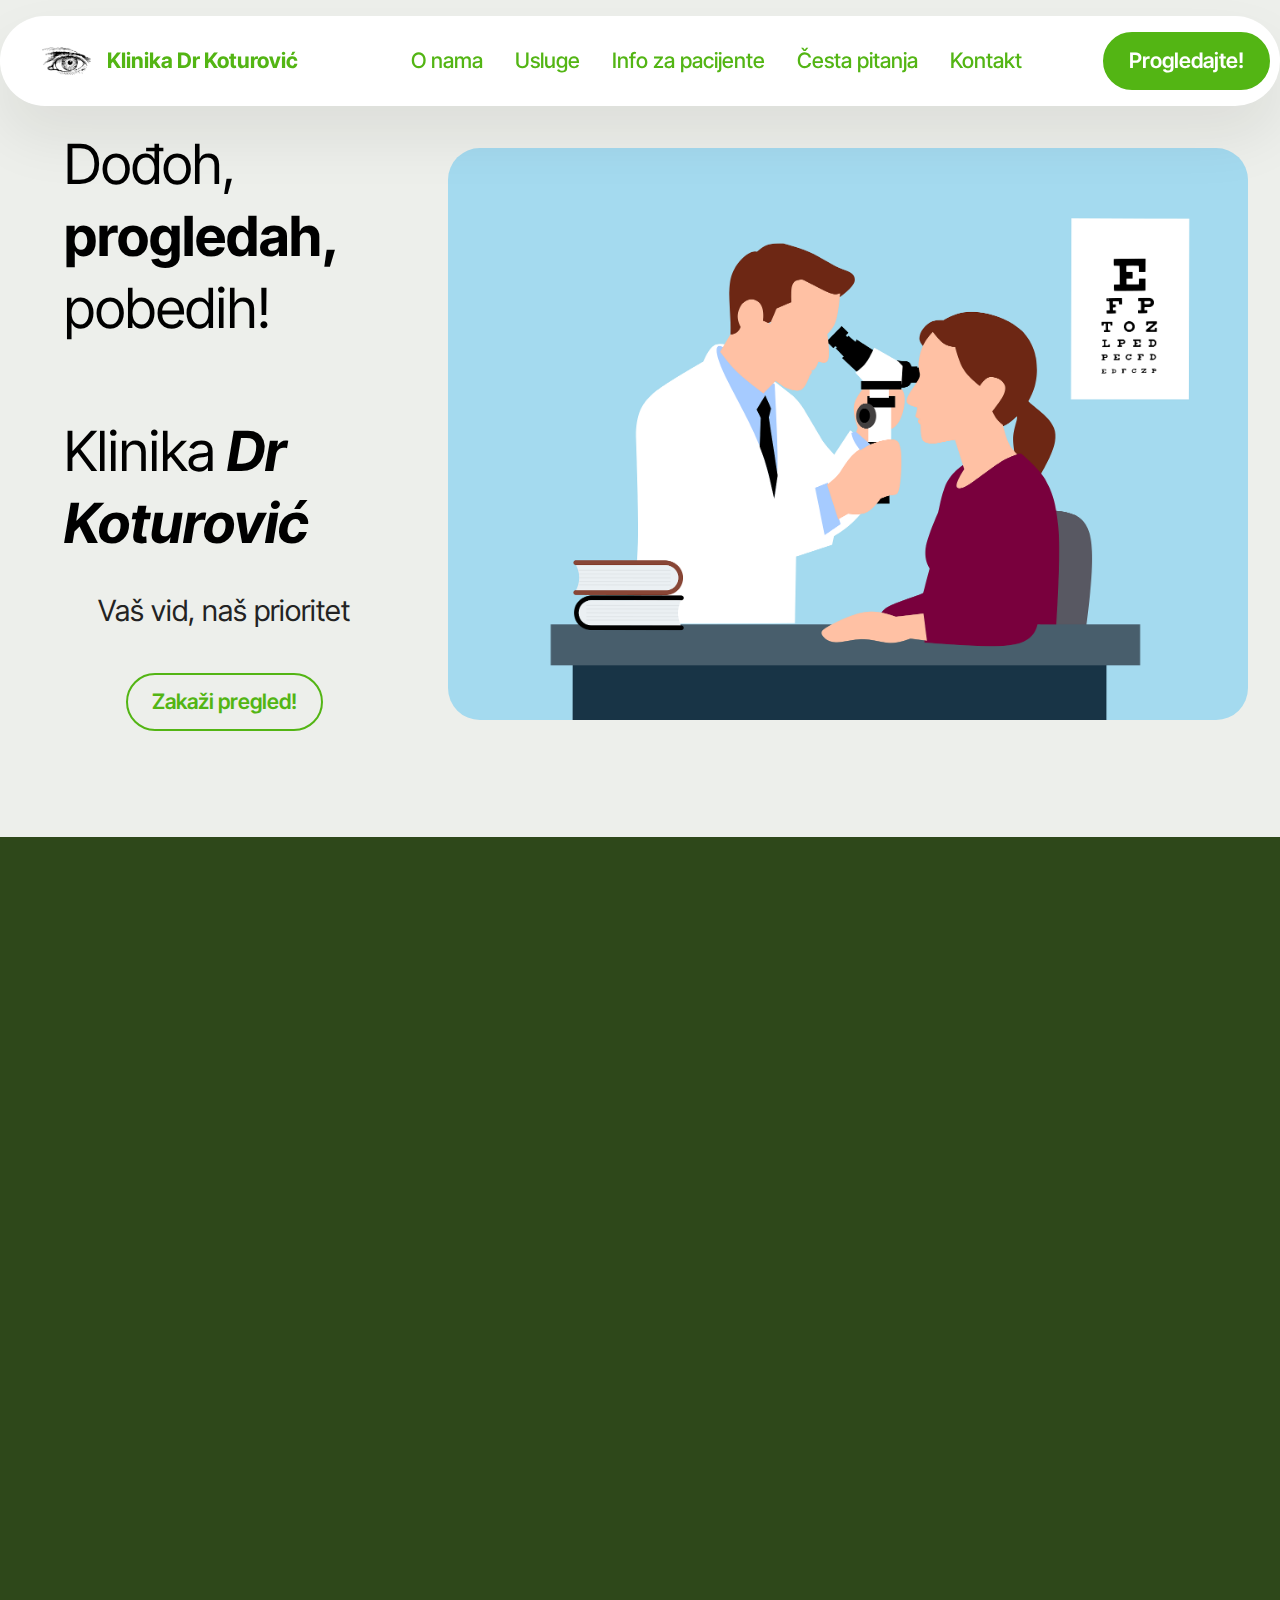
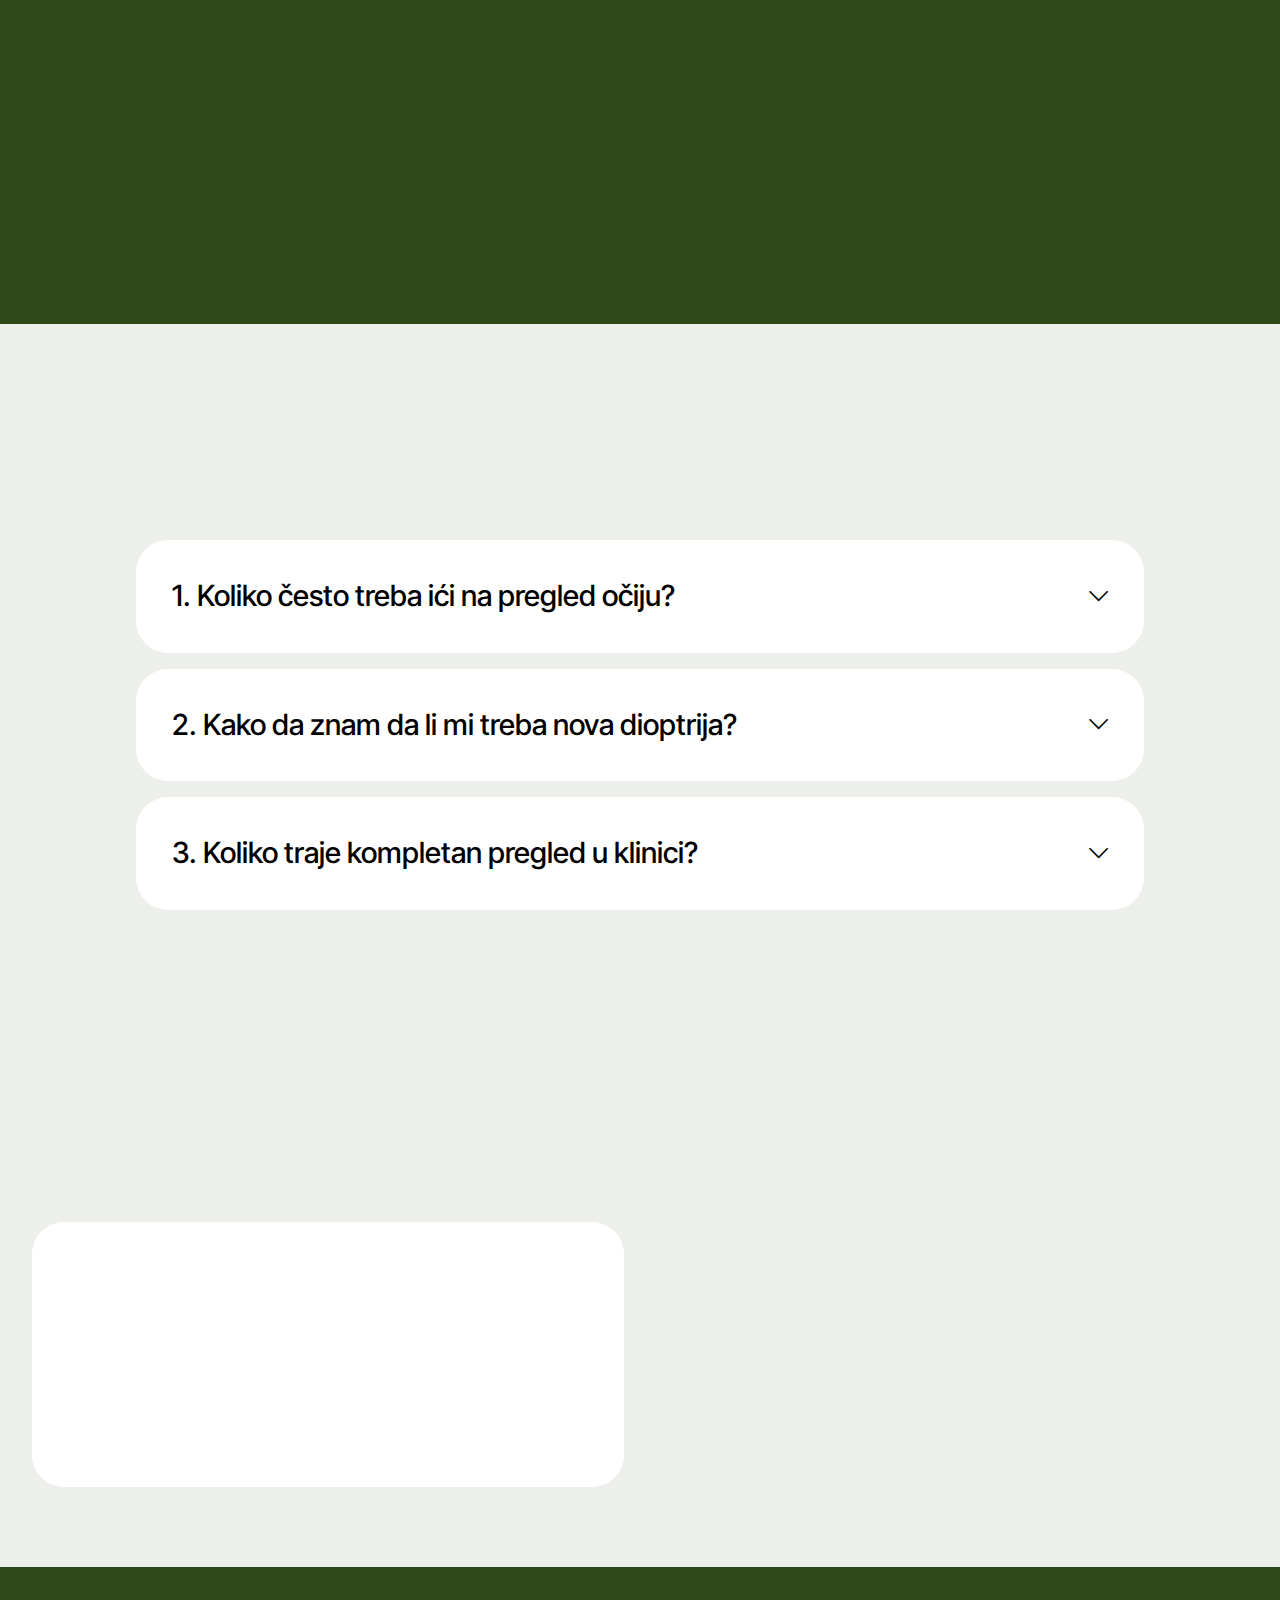
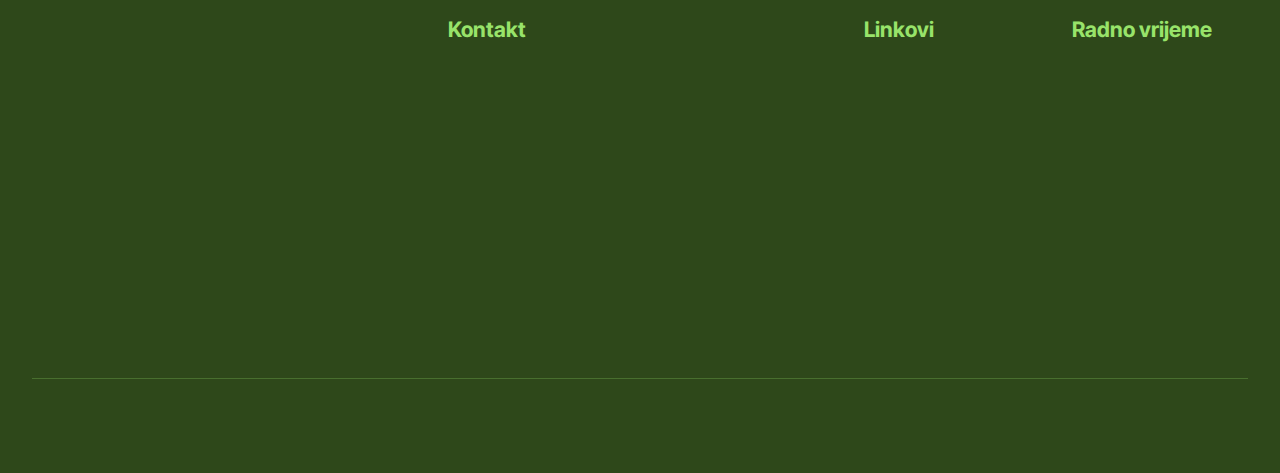
<file: index.html>
<!DOCTYPE html>
<html lang="cnr">
<head>
  <meta charset="UTF-8">
  <meta name="viewport" content="width=device-width, initial-scale=1, minimum-scale=1">
  <link rel="shortcut icon" href="assets/images/mbr-2.png" type="image/x-icon">
  
  <title>Očna klinika Dr Koturović Podgorica</title>
  <meta name="description" content="Očna klinika Dr Koturović nudi očne preijeglede, dijagnostiku, i modernu oftalmološke tretmane i hirurgiju u Podgorici.">
  <meta name="robots" content="index, follow">
  <meta name="author" content="Klinika Dr Koturović">
  <meta name="geo.region" content="ME">
  <meta name="geo.placename" content="Podgorica">
  <link rel="stylesheet" href="assets/web/assets/mobirise-icons2/mobirise2.css">
  <link rel="stylesheet" href="assets/bootstrap/css/bootstrap.min.css">
  <link rel="stylesheet" href="assets/animatecss/animate.css">
  <link rel="stylesheet" href="assets/dropdown/css/style.css">
  <link rel="stylesheet" href="assets/theme/css/style.css">
  <link rel="preload" href="https://fonts.googleapis.com/css?family=Inter+Tight:100,200,300,400,500,600,700,800,900,100i,200i,300i,400i,500i,600i,700i,800i,900i&display=swap" as="style" onload="this.onload=null;this.rel='stylesheet'">
  <noscript><link rel="stylesheet" href="https://fonts.googleapis.com/css?family=Inter+Tight:100,200,300,400,500,600,700,800,900,100i,200i,300i,400i,500i,600i,700i,800i,900i&display=swap"></noscript>
  <link rel="preload" as="style" href="assets/mobirise/css/mbr-additional.css?v=oR1Biq"><link rel="stylesheet" href="assets/mobirise/css/mbr-additional.css?v=oR1Biq" type="text/css">

  
  
  
</head>
<body>
  
  <section data-bs-version="5.1" class="menu menu1 cid-vb1EEWWbrC" once="menu" id="menu01-1f">
	

	<nav class="navbar navbar-dropdown navbar-fixed-top navbar-expand-lg">
		<div class="container">
			<div class="navbar-brand">
				<span class="navbar-logo">
					<a href="index.html">
						<img src="assets/images/mbr-2.png" alt="Klinika Dr Koturović" style="height: 1.7rem;">
					</a>
				</span>
				<span class="navbar-caption-wrap"><a class="navbar-caption text-primary display-4" href="index.html">Klinika Dr Koturović</a></span>
			</div>
			<button class="navbar-toggler" type="button" data-toggle="collapse" data-bs-toggle="collapse" data-target="#navbarSupportedContent" data-bs-target="#navbarSupportedContent" aria-controls="navbarNavAltMarkup" aria-expanded="false" aria-label="Toggle navigation">
				<div class="hamburger">
					<span></span>
					<span></span>
					<span></span>
					<span></span>
				</div>
			</button>
			<div class="collapse navbar-collapse" id="navbarSupportedContent">
				<ul class="navbar-nav nav-dropdown" data-app-modern-menu="true"><li class="nav-item">
						<a class="nav-link link text-primary display-4" href="onama.html">O nama</a>
					</li>
					<li class="nav-item">
						<a class="nav-link link text-primary display-4" href="usluge.html" aria-expanded="false">Usluge</a>
					</li>
					<li class="nav-item">
						<a class="nav-link link text-primary display-4" href="infozapacijente.html">Info za pacijente</a>
					</li><li class="nav-item"><a class="nav-link link text-primary display-4" href="faq.html">Česta pitanja</a></li><li class="nav-item"><a class="nav-link link text-primary display-4" href="kontakt.html">Kontakt</a></li></ul>
				
				<div class="navbar-buttons mbr-section-btn"><a class="btn btn-primary display-7" href="kontakt.html">Progledajte!</a></div>
			</div>
		</div>
	</nav>
</section>

<section data-bs-version="5.1" class="header1 cid-vb0DCXYzfe" id="header01-2">
	

	
	

	<div class="container">
		<div class="row justify-content-center">
			<div class="col-12 col-md-12 col-lg-8 image-wrapper">
				<img class="w-100" src="assets/images/mbr-1.png" alt="Klinika Dr Koturović">
			</div>
			<div class="col-12 col-lg col-md-12">
				<div class="text-wrapper align-left">
					<h1 class="mbr-section-title mbr-fonts-style mb-4 display-2">
						Dođoh,<strong> progledah,</strong><br>pobedih!<br><br>Klinika<strong>&nbsp;<em>Dr<br>Koturović</em></strong></h1>
					<p class="mbr-text mbr-fonts-style mb-4 display-5">
						Vaš vid, naš prioritet</p>
					<div class="mbr-section-btn mt-3"><a class="btn btn-primary-outline display-7" href="index.html#contacts02-4">Zakaži pregled!</a></div>
				</div>
			</div>
		</div>
	</div>
</section>

<section data-bs-version="5.1" class="features19 cid-vb0FY0lrMI" id="features019-3">
	

	
	
	<div class="container">
		<div class="row justify-content-center">
			<div class="col-12 mb-5 content-head">
				<h3 class="mbr-section-title mbr-fonts-style align-center mb-0 display-2"><strong>Profesionalna njega očiju uz&nbsp;</strong><strong>modernu tehnologiju i stručne ljude.</strong></h3>
				<h5 class="mbr-section-subtitle mbr-fonts-style align-center mb-0 mt-4 display-7">U korak sa vrijemenom koristimo <em>nove tehnologije</em> u dijagnostici i liječenju <em>očnih bolesti</em>. <br>Ovo su samo neke od usluga, za opširnije informacije kliknite -&gt; <a href="usluge.html" class="text-primary">Više o&nbsp;uslugama</a></h5>
			</div>
		</div>
		<div class="row">
			<div class="item features-without-image col-12 col-lg-4 item-mb">
				<div class="item-wrapper">
					<div class="card-box align-left">
						
						<h5 class="card-title mbr-fonts-style display-5">
							<strong>OCT dijagnostika</strong></h5>
						<p class="card-text mbr-fonts-style display-7">Zašto je OCT <strong><em>važan u liječenju</em></strong>:<br>OCT omogućava <strong>rano otkrivanje bolesti</strong>, često pre nego što pacijent primeti smetnje sa vidom. Tako lekar može na vreme započeti terapiju i pratiti kako oko reaguje na lečenje. To značajno povećava šanse za očuvanje dobrog vida.<br><br>Pregled je brz, <strong>potpuno bezbolan</strong> i traje samo nekoliko minuta. Nije potreban kontakt sa okom, niti posebna priprema pacijenta.</p>
					</div>
				</div>
			</div>
			<div class="item features-without-image col-12 col-lg-4 item-mb">
				<div class="item-wrapper">
					<div class="card-box align-left">
						
						<h5 class="card-title mbr-fonts-style display-5"><strong>Liječenje glaukoma</strong></h5>
						<p class="card-text mbr-fonts-style display-7"><strong>Lečenje glaukoma ima za cilj da sačuva vid i spreči dalje oštećenje očnog živca</strong>. Glaukom je hronično oboljenje oka koje najčešće nastaje zbog povišenog očnog pritiska, ali može postojati i uz normalan pritisak. Ako se ne leči, može dovesti do trajnog gubitka vida.<br><br>Glaukom se ne može u potpunosti izlečiti, ali se <strong>uz pravilnu terapiju može uspešno držati pod kontrolom tokom celog života.</strong></p>
					</div>
				</div>
			</div>
			<div class="item features-without-image col-12 col-lg-4 item-mb">
				<div class="item-wrapper">
					<div class="card-box align-left">
						
						<h5 class="card-title mbr-fonts-style display-5">
							<strong>Operacija katarakte</strong></h5>
						<p class="card-text mbr-fonts-style display-7"><strong>Zašto je operacija važna</strong>:<br>Katarakta se ne može lečiti kapima ili lekovima. <strong>Ako se ne operiše, vid se postepeno pogoršava.</strong><br><strong><br></strong> <strong>Operacijom se vraća jasan vid</strong> i poboljšava kvalitet svakodnevnog života.<br><br>Operacija katarakte danas spada među <strong>najsigurnije i najuspešnije medicinske zahvate.</strong><br><br>Nudimo i <strong>najmodernija</strong>&nbsp;<strong><a href="usluge.html#list07-2v" class="text-primary">sočiva</a></strong></p>
					</div>
				</div>
			</div>
		</div>
	</div>
</section>

<section data-bs-version="5.1" class="list1 cid-vb0GkdOxnq" id="list01-8">	
    
	
	<div class="container">
		<div class="row justify-content-center">
			<div class="col-12 col-md-12 col-lg-10 m-auto">
				<div class="content">
					<div class="row justify-content-center mb-5">
						<div class="col-12 content-head">
							<div class="mbr-section-head">
								<h4 class="mbr-section-title mbr-fonts-style align-center mb-0 display-2">
									<strong>Imate još&nbsp;<a href="faq.html" class="text-primary">pitanja</a>?</strong></h4>
								
							</div>
						</div>
					</div>
					<div id="bootstrap-accordion_3" class="panel-group accordionStyles accordion" role="tablist" aria-multiselectable="true">
						<div class="card">
							<div class="card-header" role="tab" id="headingOne">
								<a role="button" class="panel-title collapsed" data-toggle="collapse" data-bs-toggle="collapse" data-core="" href="#collapse1_3" aria-expanded="false" aria-controls="collapse1">
									<h6 class="panel-title-edit mbr-semibold mbr-fonts-style mb-0 display-5">1. Koliko često treba ići na pregled očiju?</h6>
									<span class="sign mbr-iconfont mobi-mbri-arrow-down"></span>
								</a>
							</div>
							<div id="collapse1_3" class="panel-collapse noScroll collapse" role="tabpanel" aria-labelledby="headingOne" data-parent="#accordion" data-bs-parent="#bootstrap-accordion_3">
								<div class="panel-body">
									<p class="mbr-fonts-style panel-text display-7">
										Osobe bez tegoba trebalo bi da obave pregled jednom u 1–2 godine. <strong><em>Posle 40. godine</em></strong> i kod <strong><em>hroničnih bolesti (npr. dijabetes, glaukom)</em></strong> preporučuju se <strong><em>redovne kontrole</em></strong> po savetu lekara.
									</p>
								</div>
							</div>
						</div>
						<div class="card">
							<div class="card-header" role="tab" id="headingOne">
								<a role="button" class="panel-title collapsed" data-toggle="collapse" data-bs-toggle="collapse" data-core="" href="#collapse2_3" aria-expanded="false" aria-controls="collapse2">
									<h6 class="panel-title-edit mbr-semibold mbr-fonts-style mb-0 display-5">2. Kako da znam da li mi treba nova dioptrija?</h6>
									<span class="sign mbr-iconfont mobi-mbri-arrow-down"></span>
								</a>
							</div>
							<div id="collapse2_3" class="panel-collapse noScroll collapse" role="tabpanel" aria-labelledby="headingOne" data-parent="#accordion" data-bs-parent="#bootstrap-accordion_3">
								<div class="panel-body">
									<p class="mbr-fonts-style panel-text display-7">
										Ako primetite <strong>zamor očiju, glavobolju, zamućen vid ili teškoće pri čitanju i radu na računaru</strong>, vreme je za <em>kontrolu dioptrije</em>.
									</p>
								</div>
							</div>
						</div>
						<div class="card">
							<div class="card-header" role="tab" id="headingOne">
								<a role="button" class="panel-title collapsed" data-toggle="collapse" data-bs-toggle="collapse" data-core="" href="#collapse3_3" aria-expanded="false" aria-controls="collapse3">
									<h6 class="panel-title-edit mbr-semibold mbr-fonts-style mb-0 display-5">3. Koliko traje kompletan pregled u klinici?</h6>
									<span class="sign mbr-iconfont mobi-mbri-arrow-down"></span>
								</a>
							</div>
							<div id="collapse3_3" class="panel-collapse noScroll collapse" role="tabpanel" aria-labelledby="headingOne" data-parent="#accordion" data-bs-parent="#bootstrap-accordion_3">
								<div class="panel-body">
									<p class="mbr-fonts-style panel-text display-7">
										Standardni pregled <strong><em>obično traje 20–30 minuta</em></strong>. Ako su potrebna dodatna snimanja ili širenje zenica, pregled može trajati duže.
									</p>
								</div>
							</div>
						</div>
						
						
						
					</div>
				</div>
			</div>
		</div>
	</div>
</section>

<section data-bs-version="5.1" class="contacts02 map1 cid-vb0G5gBaIy" id="contacts02-4">

    

    
    <div class="container">
        <div class="row justify-content-center">
            <div class="col-12 content-head">
                <div class="mbr-section-head mb-5">
                    <h3 class="mbr-section-title mbr-fonts-style align-center mb-0 display-2">
                        <strong>Kako nas pronaći:</strong></h3>
                    
                </div>
            </div>
        </div>
        <div class="row justify-content-center">
            <div class="card col-12 col-md-12 col-lg-6">
                <div class="card-wrapper">
                    <div class="text-wrapper">
                        <h5 class="cardTitle mbr-fonts-style mb-2 display-5">
                            <strong>Kontaktirajte nas:</strong></h5>
                        <ul class="list mbr-fonts-style display-7">
                            <li class="mbr-text item-wrap"><strong>Telefon</strong>: <a href="tel:067323655" class="text-primary">067 32 36 55</a></li>
                            <li class="mbr-text item-wrap"><strong>Email</strong>: <a href="mailto:kontakt@drkoturovic.me">kontakt@drkoturovic.me</a></li>
                            <li class="mbr-text item-wrap"><strong>Adresa</strong>: Bratstva i Jedinstva, Podgorica 81000</li>
                            <li class="mbr-text item-wrap"><strong>Radno vrijeme</strong>: Radnim danima 10-14h, 17-21h</li>
                        </ul>
                    </div>
                </div>
            </div>
            <div class="map-wrapper col-md-12 col-lg-6">
                <div class="google-map"><iframe frameborder="0" style="border:0" src="https://www.google.com/maps/embed?pb=!1m18!1m12!1m3!1d2944.6408857328606!2d19.261118512308244!3d42.435378271065694!2m3!1f0!2f0!3f0!3m2!1i1024!2i768!4f13.1!3m3!1m2!1s0x134deb46c0e8f11d%3A0x5169f52a44998192!2sO%C4%8Dna%20bolnica%20Oftalens%20Dr%20Koturovi%C4%87!5e0!3m2!1sen!2srs!4v1770911294630!5m2!1sen!2srs" allowfullscreen=""></iframe></div>
            </div>
        </div>
    </div>
</section>

<section data-bs-version="5.1" class="footer2 cid-vb2Ut5jG7H" once="footers" id="footer02-2p">
  <div class="container">
    <div class="row gy-4">

      <!-- Clinic info -->
      <div class="col-12 col-md-6 col-lg-4">
        <h5 class="mbr-fonts-style display-5 mb-3" style="color: #98e36a;">
          <strong>Klinika Dr Koturović</strong>
        </h5>
        <p class="mbr-fonts-style display-7 mb-3" style="color: #d0ddc7;">
          Savremena očna klinika sa fokusom na preciznu dijagnostiku,
          laserske tretmane i hirurške zahvate.
        </p>
      </div>

      <!-- Contact -->
      <div class="col-12 col-md-6 col-lg-4">
        <h6 class="mbr-fonts-style display-7 mb-3" style="color: #98e36a;">
          <strong>Kontakt</strong>
        </h6>
        <p class="mbr-fonts-style display-7 mb-2" style="color: #d0ddc7;">
           Bratstva i Jedinstva, Podgorica
        </p>
        <p class="mbr-fonts-style display-7 mb-2">
           <a href="tel:067323655" class="text-primary">067 32 36 55</a>
        </p>
        <p class="mbr-fonts-style display-7 mb-0" >
           <a href="mailto:kontakt@drkoturovic.me" class="text-primary">
            kontakt@drkoturovic.me
          </a>
        </p>
      </div>

      <!-- Quick links -->
      <div class="col-12 col-md-6 col-lg-2">
        <h6 class="mbr-fonts-style display-7 mb-3" style="color: #98e36a;">
          <strong>Linkovi</strong>
        </h6>
        <ul class="list-unstyled mbr-fonts-style display-7">
          <li class="mb-2">
            <a href="index.html" class="text-primary">Naslovna</a>
          </li>
          <li class="mb-2">
            <a href="onama.html" class="text-primary">O nama</a>
          </li>
          <li class="mb-2">
            <a href="usluge.html" class="text-primary">Usluge</a>
          </li>
			<li class="mb-2">
            <a href="faq.html" class="text-primary">Česta pitanja</a>
          </li>
			<li class="mb-2">
            <a href="infozapacijente.html" class="text-primary">Informacije za pacijente</a>
          </li>
          <li>
            <a href="kontakt.html" class="text-primary">Kontakt</a>
          </li>
        </ul>
      </div>

      <!-- Working hours -->
      <div class="col-12 col-md-6 col-lg-2">
        <h6 class="mbr-fonts-style display-7 mb-3" style="color: #98e36a;">
          <strong>Radno vrijeme</strong>
        </h6>
        <p class="mbr-fonts-style display-7 mb-0" style="color: #d0ddc7;">
          Radnim danima<br>
          10–14h<br>
          17–21h
        </p>
      </div>

    </div>

    <!-- Divider -->
    <hr class="mt-4 mb-3" style="color: #98e36a;">

    <!-- Bottom line -->
    <div class="row">
      <div class="col-12 col-md-6 text-center text-md-start">
        <p class="mbr-fonts-style display-7 mb-0" style="color: #d0ddc7; font-size: 0.85rem;">
          © 2026 Očna klinika Dr Koturović
        </p>
      </div>
      <div class="col-12 col-md-6 text-center text-md-end">
        <p class="mbr-fonts-style display-7 mb-0" style="color: #d0ddc7; font-size: 0.85rem">
          Sva prava zadržana
        </p>
      </div>
    </div>

  </div>
</section>
<script src="assets/bootstrap/js/bootstrap.bundle.min.js"></script>  <script src="assets/smoothscroll/smooth-scroll.js"></script>  <script src="assets/dropdown/js/navbar-dropdown.js"></script>  <script src="assets/mbr-switch-arrow/mbr-switch-arrow.js"></script>  <script src="assets/theme/js/script.js"></script>  
  
  
 <div id="scrollToTop" class="scrollToTop mbr-arrow-up"><a style="text-align: center;"><i class="mbr-arrow-up-icon mbr-arrow-up-icon-cm cm-icon cm-icon-smallarrow-up"></i></a></div>
    <input name="animation" type="hidden">
  </body>
</html>
</file>
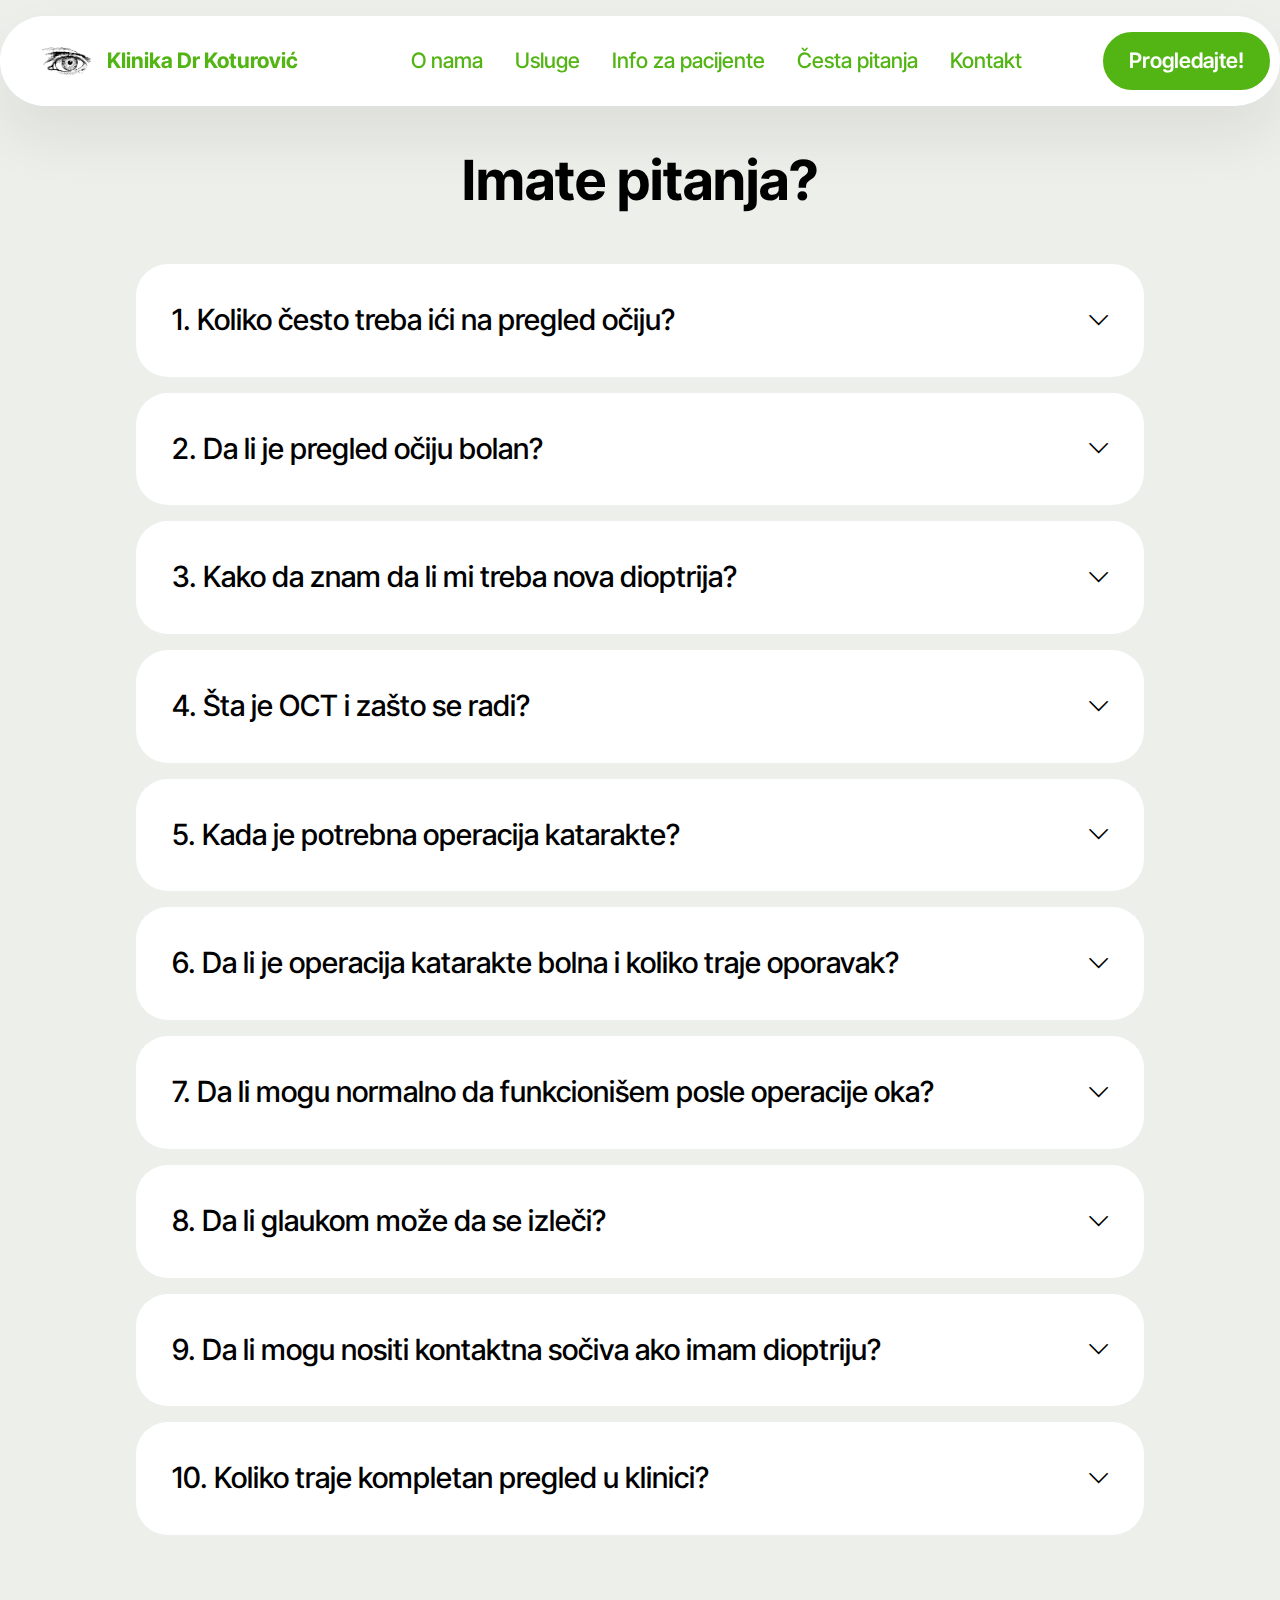
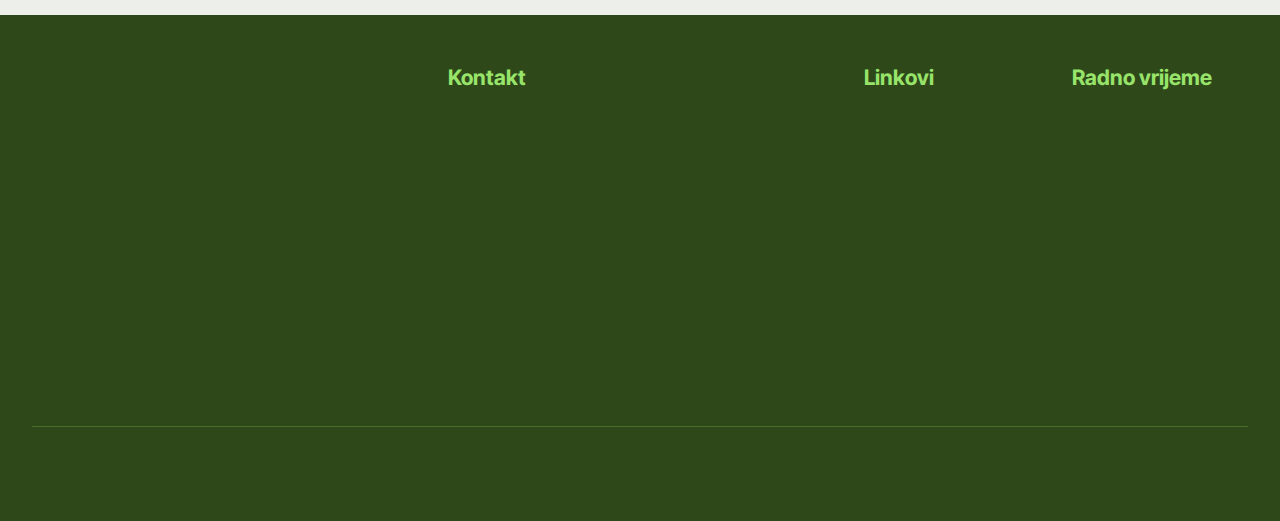
<file: faq.html>
<!DOCTYPE html>
<html lang="cnr">
<head>
  <meta charset="UTF-8">
  <meta name="viewport" content="width=device-width, initial-scale=1, minimum-scale=1">
  <link rel="shortcut icon" href="assets/images/mbr-2.png" type="image/x-icon">
	
  <meta name="description" content="Česta pitanja o prijegledima, operacijama i liječenju očnih bolesti u Klinici Dr Koturović u Podgorici.">
  <title>Česta pitanja | Klinika Dr Koturović Podgorica</title>
  <meta name="robots" content="index, follow">
  <meta name="author" content="Klinika Dr Koturović">
  <meta name="geo.region" content="ME">
  <meta name="geo.placename" content="Podgorica">



  <link rel="stylesheet" href="assets/web/assets/mobirise-icons2/mobirise2.css">
  <link rel="stylesheet" href="assets/bootstrap/css/bootstrap.min.css">
  <link rel="stylesheet" href="assets/animatecss/animate.css">
  <link rel="stylesheet" href="assets/dropdown/css/style.css">
  <link rel="stylesheet" href="assets/theme/css/style.css">
  <link rel="preload" href="https://fonts.googleapis.com/css?family=Inter+Tight:100,200,300,400,500,600,700,800,900,100i,200i,300i,400i,500i,600i,700i,800i,900i&display=swap" as="style" onload="this.onload=null;this.rel='stylesheet'">
  <noscript><link rel="stylesheet" href="https://fonts.googleapis.com/css?family=Inter+Tight:100,200,300,400,500,600,700,800,900,100i,200i,300i,400i,500i,600i,700i,800i,900i&display=swap"></noscript>
  <link rel="preload" as="style" href="assets/mobirise/css/mbr-additional.css?v=R5GDin"><link rel="stylesheet" href="assets/mobirise/css/mbr-additional.css?v=R5GDin" type="text/css">

  
  
  
</head>
<body>
  
  <section data-bs-version="5.1" class="menu menu1 cid-vb1EEWWbrC" once="menu" id="menu01-22">
	

	<nav class="navbar navbar-dropdown navbar-fixed-top navbar-expand-lg">
		<div class="container">
			<div class="navbar-brand">
				<span class="navbar-logo">
					<a href="index.html">
						<img src="assets/images/mbr-2.png" alt="Klinika Dr Koturović" style="height: 1.7rem;">
					</a>
				</span>
				<span class="navbar-caption-wrap"><a class="navbar-caption text-primary display-4" href="index.html">Klinika Dr Koturović</a></span>
			</div>
			<button class="navbar-toggler" type="button" data-toggle="collapse" data-bs-toggle="collapse" data-target="#navbarSupportedContent" data-bs-target="#navbarSupportedContent" aria-controls="navbarNavAltMarkup" aria-expanded="false" aria-label="Toggle navigation">
				<div class="hamburger">
					<span></span>
					<span></span>
					<span></span>
					<span></span>
				</div>
			</button>
			<div class="collapse navbar-collapse" id="navbarSupportedContent">
				<ul class="navbar-nav nav-dropdown" data-app-modern-menu="true"><li class="nav-item">
						<a class="nav-link link text-primary display-4" href="onama.html">O nama</a>
					</li>
					<li class="nav-item">
						<a class="nav-link link text-primary display-4" href="usluge.html" aria-expanded="false">Usluge</a>
					</li>
					<li class="nav-item">
						<a class="nav-link link text-primary display-4" href="infozapacijente.html">Info za pacijente</a>
					</li><li class="nav-item"><a class="nav-link link text-primary display-4" href="faq.html">Česta pitanja</a></li><li class="nav-item"><a class="nav-link link text-primary display-4" href="kontakt.html">Kontakt</a></li></ul>
				
				<div class="navbar-buttons mbr-section-btn"><a class="btn btn-primary display-7" href="kontakt.html">Progledajte!</a></div>
			</div>
		</div>
	</nav>
</section>

<section data-bs-version="5.1" class="list1 cid-vb1Yduo6VC" id="list01-25">	
    
	
	<div class="container">
		<div class="row justify-content-center">
			<div class="col-12 col-md-12 col-lg-10 m-auto">
				<div class="content">
					<div class="row justify-content-center mb-5">
						<div class="col-12 content-head">
							<div class="mbr-section-head">
								<h4 class="mbr-section-title mbr-fonts-style align-center mb-0 display-2"><strong>Imate pitanja?</strong>
								</h4>
								
							</div>
						</div>
					</div>
					<div id="bootstrap-accordion_18" class="panel-group accordionStyles accordion" role="tablist" aria-multiselectable="true">
						<div class="card">
							<div class="card-header" role="tab" id="headingOne">
								<a role="button" class="panel-title collapsed" data-toggle="collapse" data-bs-toggle="collapse" data-core="" href="#collapse1_18" aria-expanded="false" aria-controls="collapse1">
									<h6 class="panel-title-edit mbr-semibold mbr-fonts-style mb-0 display-5">1. Koliko često treba ići na pregled očiju?</h6>
									<span class="sign mbr-iconfont mobi-mbri-arrow-down"></span>
								</a>
							</div>
							<div id="collapse1_18" class="panel-collapse noScroll collapse" role="tabpanel" aria-labelledby="headingOne" data-parent="#accordion" data-bs-parent="#bootstrap-accordion_18">
								<div class="panel-body">
									<p class="mbr-fonts-style panel-text display-7">
										Osobe bez tegoba trebalo bi da obave pregled jednom u 1–2 godine. <strong><em>Poslije 40. godine</em></strong> i kod <strong><em>hroničnih oboljenja (npr. dijabetes, glaukom)</em></strong> preporučuju se <strong><em>redovne kontrole</em></strong> prema savjetu ljekara.
									</p>
								</div>
							</div>
						</div>
						<div class="card">
							<div class="card-header" role="tab" id="headingOne">
								<a role="button" class="panel-title collapsed" data-toggle="collapse" data-bs-toggle="collapse" data-core="" href="#collapse2_18" aria-expanded="false" aria-controls="collapse2">
									<h6 class="panel-title-edit mbr-semibold mbr-fonts-style mb-0 display-5">2. Da li je pregled očiju bolan?</h6>
									<span class="sign mbr-iconfont mobi-mbri-arrow-down"></span>
								</a>
							</div>
							<div id="collapse2_18" class="panel-collapse noScroll collapse" role="tabpanel" aria-labelledby="headingOne" data-parent="#accordion" data-bs-parent="#bootstrap-accordion_18">
								<div class="panel-body">
									<p class="mbr-fonts-style panel-text display-7">
										Većina pregleda je <strong>potpuno bezbolna</strong>. Neki testovi uključuju kapi za širenje zenica, koje mogu kratkotrajno zamutiti vid, ali ne izazivaju bol.
									</p>
								</div>
							</div>
						</div>
						<div class="card">
							<div class="card-header" role="tab" id="headingOne">
								<a role="button" class="panel-title collapsed" data-toggle="collapse" data-bs-toggle="collapse" data-core="" href="#collapse3_18" aria-expanded="false" aria-controls="collapse3">
									<h6 class="panel-title-edit mbr-semibold mbr-fonts-style mb-0 display-5">3. Kako da znam da li mi treba nova dioptrija?</h6>
									<span class="sign mbr-iconfont mobi-mbri-arrow-down"></span>
								</a>
							</div>
							<div id="collapse3_18" class="panel-collapse noScroll collapse" role="tabpanel" aria-labelledby="headingOne" data-parent="#accordion" data-bs-parent="#bootstrap-accordion_18">
								<div class="panel-body">
									<p class="mbr-fonts-style panel-text display-7">
										Ako primetite <strong>zamor očiju, glavobolju, zamućen vid ili teškoće pri čitanju i radu na računaru</strong>, vrijeme je za kontrolu dioptrije.
									</p>
								</div>
							</div>
						</div>
						<div class="card">
							<div class="card-header" role="tab" id="headingOne">
								<a role="button" class="panel-title collapsed" data-toggle="collapse" data-bs-toggle="collapse" data-core="" href="#collapse4_18" aria-expanded="false" aria-controls="collapse4">
									<h6 class="panel-title-edit mbr-semibold mbr-fonts-style mb-0 display-5">4. Šta je OCT i zašto se radi?</h6>
									<span class="sign mbr-iconfont mobi-mbri-arrow-down"></span>
								</a>
							</div>
							<div id="collapse4_18" class="panel-collapse noScroll collapse" role="tabpanel" aria-labelledby="headingOne" data-parent="#accordion" data-bs-parent="#bootstrap-accordion_18">
								<div class="panel-body">
									<p class="mbr-fonts-style panel-text display-7">
										OCT je <strong>bezbolan</strong> snimak oka koji pokazuje fine slojeve mrežnjače i očnog živca. Pomaže u <strong>ranom otkrivanju i praćenju bolesti</strong> kao što su glaukom, makularna degeneracija i dijabetičke promene.</p>
								</div>
							</div>
						</div>
						<div class="card">
							<div class="card-header" role="tab" id="headingOne">
								<a role="button" class="panel-title collapsed" data-toggle="collapse" data-bs-toggle="collapse" data-core="" href="#collapse5_18" aria-expanded="false" aria-controls="collapse5">
									<h6 class="panel-title-edit mbr-semibold mbr-fonts-style mb-0 display-5">5. Kada je potrebna operacija katarakte?</h6>
									<span class="sign mbr-iconfont mobi-mbri-arrow-down"></span>
								</a>
							</div>
							<div id="collapse5_18" class="panel-collapse noScroll collapse" role="tabpanel" aria-labelledby="headingOne" data-parent="#accordion" data-bs-parent="#bootstrap-accordion_18">
								<div class="panel-body">
									<p class="mbr-fonts-style panel-text display-7">
										Operacija se preporučuje kada katarakta počne da smeta svakodnevnim aktivnostima, kao što su čitanje, vožnja ili gledanje televizije.</p>
								</div>
							</div>
						</div>
						<div class="card">
							<div class="card-header" role="tab" id="headingOne">
								<a role="button" class="panel-title collapsed" data-toggle="collapse" data-bs-toggle="collapse" data-core="" href="#collapse6_18" aria-expanded="false" aria-controls="collapse6">
									<h6 class="panel-title-edit mbr-semibold mbr-fonts-style mb-0 display-5">6. Da li je operacija katarakte bolna i koliko traje oporavak?</h6>
									<span class="sign mbr-iconfont mobi-mbri-arrow-down"></span>
								</a>
							</div>
							<div id="collapse6_18" class="panel-collapse noScroll collapse" role="tabpanel" aria-labelledby="headingOne" data-parent="#accordion" data-bs-parent="#bootstrap-accordion_18">
								<div class="panel-body">
									<p class="mbr-fonts-style panel-text display-7">
										Operacija se radi u <strong>lokalnoj anesteziji i bezbolna je</strong>. Sam zahvat traje oko 10–15 minuta, a <strong>vid se obično poboljšava u roku od nekoliko dana</strong>.
									</p>
								</div>
							</div>
						</div>
					</div>
				</div>
			</div>
		</div>
	</div>
</section>

<section data-bs-version="5.1" class="list1 cid-vb2KmMZsU5" id="list01-2o">	
    
	
	<div class="container">
		<div class="row justify-content-center">
			<div class="col-12 col-md-12 col-lg-10 m-auto">
				<div class="content">
					
					<div id="bootstrap-accordion_19" class="panel-group accordionStyles accordion" role="tablist" aria-multiselectable="true">
						<div class="card">
							<div class="card-header" role="tab" id="headingOne">
								<a role="button" class="panel-title collapsed" data-toggle="collapse" data-bs-toggle="collapse" data-core="" href="#collapse1_19" aria-expanded="false" aria-controls="collapse1">
									<h6 class="panel-title-edit mbr-semibold mbr-fonts-style mb-0 display-5">7. Da li mogu normalno da funkcionišem posle operacije oka?</h6>
									<span class="sign mbr-iconfont mobi-mbri-arrow-down"></span>
								</a>
							</div>
							<div id="collapse1_19" class="panel-collapse noScroll collapse" role="tabpanel" aria-labelledby="headingOne" data-parent="#accordion" data-bs-parent="#bootstrap-accordion_19">
								<div class="panel-body">
									<p class="mbr-fonts-style panel-text display-7">
										Većina pacijenata se brzo vraća svakodnevnim aktivnostima. Potrebno je koristiti propisane kapi i pridržavati se savjeta ljekara tokom oporavka.
									</p>
								</div>
							</div>
						</div>
						<div class="card">
							<div class="card-header" role="tab" id="headingOne">
								<a role="button" class="panel-title collapsed" data-toggle="collapse" data-bs-toggle="collapse" data-core="" href="#collapse2_19" aria-expanded="false" aria-controls="collapse2">
									<h6 class="panel-title-edit mbr-semibold mbr-fonts-style mb-0 display-5">8. Da li glaukom može da se izleči?</h6>
									<span class="sign mbr-iconfont mobi-mbri-arrow-down"></span>
								</a>
							</div>
							<div id="collapse2_19" class="panel-collapse noScroll collapse" role="tabpanel" aria-labelledby="headingOne" data-parent="#accordion" data-bs-parent="#bootstrap-accordion_19">
								<div class="panel-body">
									<p class="mbr-fonts-style panel-text display-7">
										Glaukom se <strong>ne može potpuno izlečiti</strong>, ali se uz redovnu terapiju i kontrole <strong>može uspješno držati pod kontrolom i spriječiti gubitak vida</strong>.
									</p>
								</div>
							</div>
						</div>
						<div class="card">
							<div class="card-header" role="tab" id="headingOne">
								<a role="button" class="panel-title collapsed" data-toggle="collapse" data-bs-toggle="collapse" data-core="" href="#collapse3_19" aria-expanded="false" aria-controls="collapse3">
									<h6 class="panel-title-edit mbr-semibold mbr-fonts-style mb-0 display-5">9. Da li mogu nositi kontaktna sočiva ako imam dioptriju?</h6>
									<span class="sign mbr-iconfont mobi-mbri-arrow-down"></span>
								</a>
							</div>
							<div id="collapse3_19" class="panel-collapse noScroll collapse" role="tabpanel" aria-labelledby="headingOne" data-parent="#accordion" data-bs-parent="#bootstrap-accordion_19">
								<div class="panel-body">
									<p class="mbr-fonts-style panel-text display-7">
										<strong>U većini slučajeva – da</strong>. Nakon pregleda, ljekar određuje da li su kontaktna sočiva odgovarajuća za vaše oči i preporučuje odgovarajuću vrstu.
									</p>
								</div>
							</div>
						</div>
						<div class="card">
							<div class="card-header" role="tab" id="headingOne">
								<a role="button" class="panel-title collapsed" data-toggle="collapse" data-bs-toggle="collapse" data-core="" href="#collapse4_19" aria-expanded="false" aria-controls="collapse4">
									<h6 class="panel-title-edit mbr-semibold mbr-fonts-style mb-0 display-5">10. Koliko traje kompletan pregled u klinici?</h6>
									<span class="sign mbr-iconfont mobi-mbri-arrow-down"></span>
								</a>
							</div>
							<div id="collapse4_19" class="panel-collapse noScroll collapse" role="tabpanel" aria-labelledby="headingOne" data-parent="#accordion" data-bs-parent="#bootstrap-accordion_19">
								<div class="panel-body">
									<p class="mbr-fonts-style panel-text display-7">
										Standardni pregled <strong>obično traje 20–30 minuta</strong>. Ako su potrebna dodatna snimanja ili širenje zenica, pregled može trajati duže.
									</p>
								</div>
							</div>
						</div>
						
						
					</div>
				</div>
			</div>
		</div>
	</div>
</section>

<section data-bs-version="5.1" class="footer2 cid-vb2Ut5jG7H" once="footers" id="footer02-2p">
  <div class="container">
    <div class="row gy-4">

      <!-- Clinic info -->
      <div class="col-12 col-md-6 col-lg-4">
        <h5 class="mbr-fonts-style display-5 mb-3" style="color: #98e36a;">
          <strong>Klinika Dr Koturović</strong>
        </h5>
        <p class="mbr-fonts-style display-7 mb-3" style="color: #d0ddc7;">
          Savremena očna klinika sa fokusom na preciznu dijagnostiku,
          laserske tretmane i hirurške zahvate.
        </p>
      </div>

      <!-- Contact -->
      <div class="col-12 col-md-6 col-lg-4">
        <h6 class="mbr-fonts-style display-7 mb-3" style="color: #98e36a;">
          <strong>Kontakt</strong>
        </h6>
        <p class="mbr-fonts-style display-7 mb-2" style="color: #d0ddc7;">
           Bratstva i Jedinstva, Podgorica
        </p>
        <p class="mbr-fonts-style display-7 mb-2">
           <a href="tel:067323655" class="text-primary">067 32 36 55</a>
        </p>
        <p class="mbr-fonts-style display-7 mb-0" >
           <a href="mailto:kontakt@drkoturovic.me" class="text-primary">
            kontakt@drkoturovic.me
          </a>
        </p>
      </div>

      <!-- Quick links -->
      <div class="col-12 col-md-6 col-lg-2">
        <h6 class="mbr-fonts-style display-7 mb-3" style="color: #98e36a;">
          <strong>Linkovi</strong>
        </h6>
        <ul class="list-unstyled mbr-fonts-style display-7">
          <li class="mb-2">
            <a href="index.html" class="text-primary">Naslovna</a>
          </li>
          <li class="mb-2">
            <a href="onama.html" class="text-primary">O nama</a>
          </li>
          <li class="mb-2">
            <a href="usluge.html" class="text-primary">Usluge</a>
          </li>
			<li class="mb-2">
            <a href="faq.html" class="text-primary">Česta pitanja</a>
          </li>
			<li class="mb-2">
            <a href="infozapacijente.html" class="text-primary">Informacije za pacijente</a>
          </li>
          <li>
            <a href="kontakt.html" class="text-primary">Kontakt</a>
          </li>
        </ul>
      </div>

      <!-- Working hours -->
      <div class="col-12 col-md-6 col-lg-2">
        <h6 class="mbr-fonts-style display-7 mb-3" style="color: #98e36a;">
          <strong>Radno vrijeme</strong>
        </h6>
        <p class="mbr-fonts-style display-7 mb-0" style="color: #d0ddc7;">
          Ponedeljak - Petak<br>
          10 – 14 h,<br>
          17 – 21 h
        </p>
      </div>

    </div>

    <!-- Divider -->
    <hr class="mt-4 mb-3" style="color: #98e36a;">

    <!-- Bottom line -->
    <div class="row">
      <div class="col-12 col-md-6 text-center text-md-start">
        <p class="mbr-fonts-style display-7 mb-0" style="color: #d0ddc7; font-size: 0.85rem;">
          © 2026 Klinika Dr Koturović
        </p>
      </div>
      <div class="col-12 col-md-6 text-center text-md-end">
        <p class="mbr-fonts-style display-7 mb-0" style="color: #d0ddc7; font-size: 0.85rem">
          Sva prava zadržana
        </p>
      </div>
    </div>

  </div>
</section><script src="assets/bootstrap/js/bootstrap.bundle.min.js"></script>  <script src="assets/smoothscroll/smooth-scroll.js"></script>  <script src="assets/dropdown/js/navbar-dropdown.js"></script>  <script src="assets/mbr-switch-arrow/mbr-switch-arrow.js"></script>  <script src="assets/theme/js/script.js"></script>  
  
  
 <div id="scrollToTop" class="scrollToTop mbr-arrow-up"><a style="text-align: center;"><i class="mbr-arrow-up-icon mbr-arrow-up-icon-cm cm-icon cm-icon-smallarrow-up"></i></a></div>
    <input name="animation" type="hidden">
  </body>
</html>
</file>
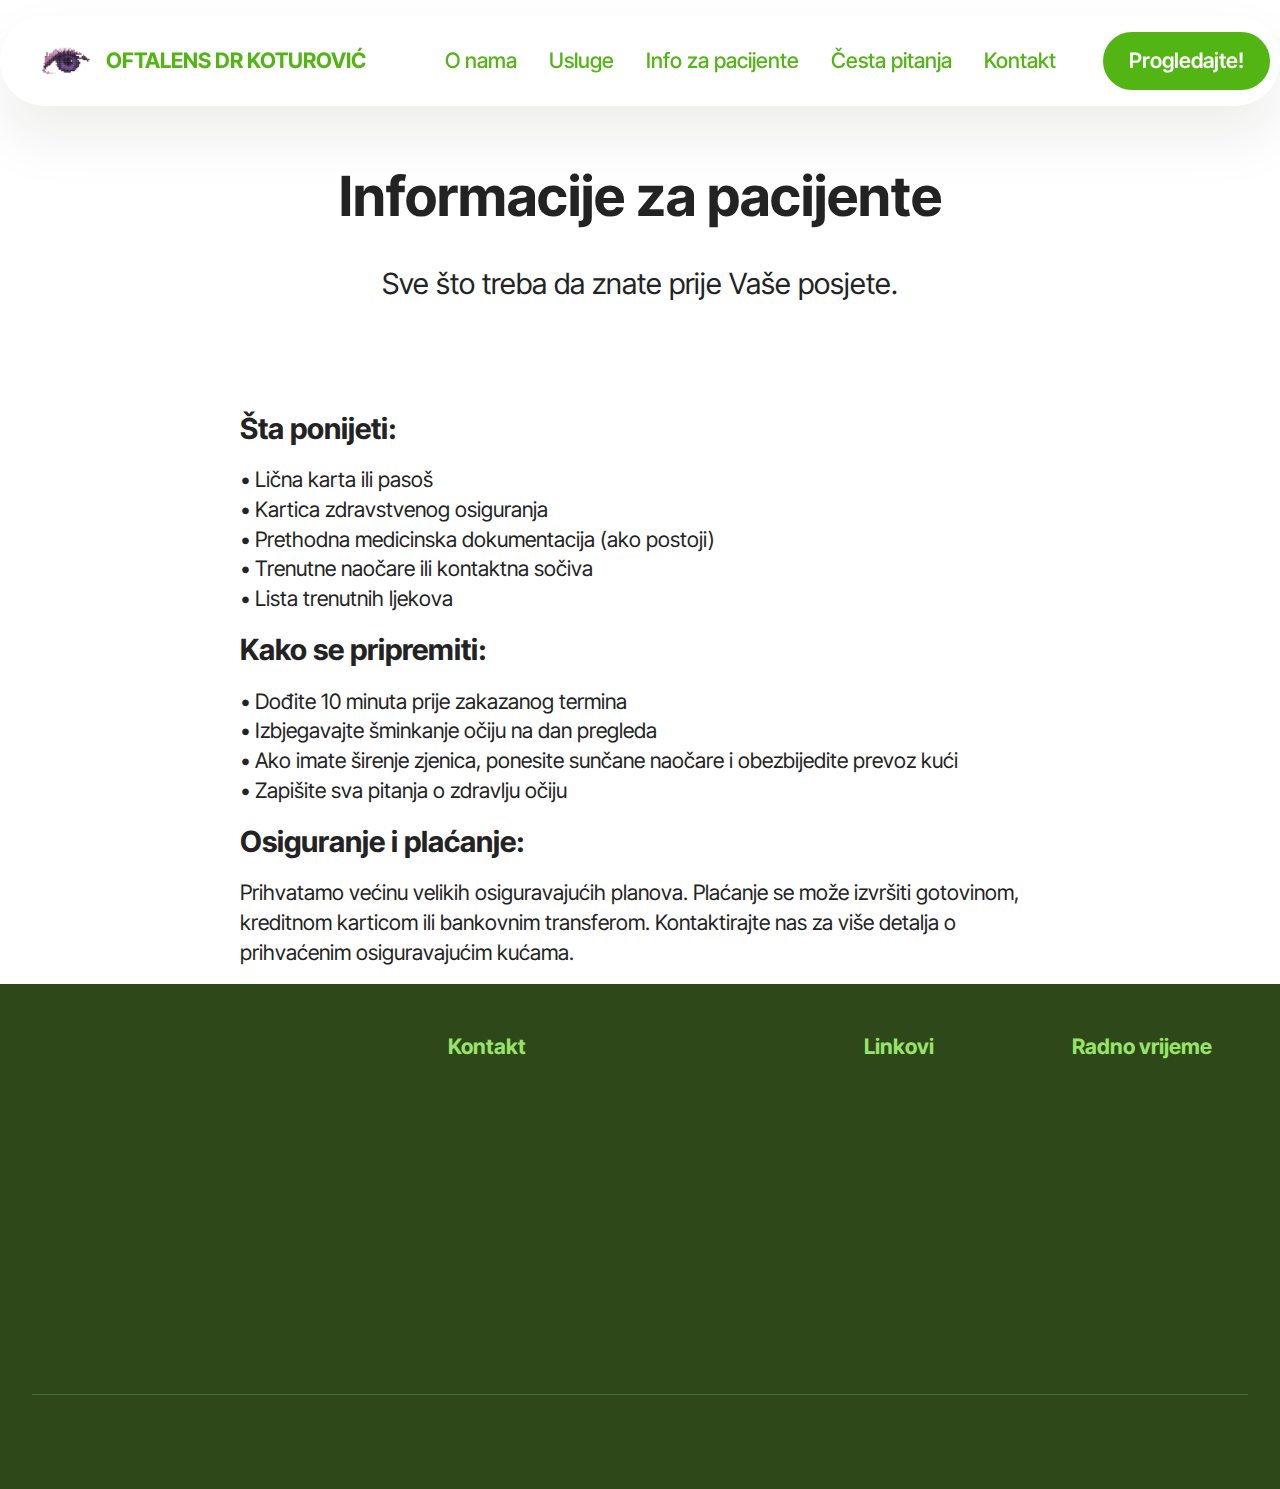
<file: infozapacijente.html>
<!DOCTYPE html>
<html lang="sr-ME">
<head>
  <meta charset="UTF-8">
  <meta name="viewport" content="width=device-width, initial-scale=1, minimum-scale=1">
  <link rel="icon" type="image/svg+xml" href="assets/images/favicon-eye.svg">
  
  
  <title>Informacije za pacijente | Očna bolnica - Oftalens Dr Koturović Podgorica</title>
  <meta name="description" content="Informacije za pacijente klinike Dr Koturović u Podgorici – šta ponijeti, kako se pripremiti za pregled i detalji o osiguranju i plaćanju.">
  <meta name="robots" content="index, follow">
  <meta name="author" content="Očna bolnica Oftalens Dr Koturović">
  <meta name="geo.region" content="ME">
  <meta name="geo.placename" content="Podgorica">
  <meta property="og:type" content="website">
  <meta property="og:title" content="Informacije za pacijente | Očna bolnica - Oftalens Dr Koturović Podgorica">
  <meta property="og:description" content="Informacije za pacijente klinike Dr Koturović u Podgorici – šta ponijeti, kako se pripremiti za pregled i detalji o osiguranju i plaćanju.">
  <meta property="og:url" content="https://drkoturovic.me/infozapacijente.html">
  <meta property="og:image" content="https://drkoturovic.me/assets/images/favicon-navbar-black-480.png">
  <meta property="og:locale" content="sr_ME">
  <link rel="alternate" hreflang="sr-ME" href="https://drkoturovic.me/infozapacijente.html">
  <link rel="alternate" hreflang="x-default" href="https://drkoturovic.me/infozapacijente.html">
  <link rel="canonical" href="https://www.drkoturovic.me/infozapacijente.html" />
  <link rel="stylesheet" href="assets/web/assets/mobirise-icons2/mobirise2.css">
  <link rel="stylesheet" href="assets/bootstrap/css/bootstrap.min.css">
  <link rel="stylesheet" href="assets/animatecss/animate.css">
  <link rel="stylesheet" href="assets/dropdown/css/style.css">
  <link rel="stylesheet" href="assets/theme/css/style.css">
  <link rel="preload" href="https://fonts.googleapis.com/css?family=Inter+Tight:100,200,300,400,500,600,700,800,900,100i,200i,300i,400i,500i,600i,700i,800i,900i&display=swap" as="style" onload="this.onload=null;this.rel='stylesheet'">
  <noscript><link rel="stylesheet" href="https://fonts.googleapis.com/css?family=Inter+Tight:100,200,300,400,500,600,700,800,900,100i,200i,300i,400i,500i,600i,700i,800i,900i&display=swap"></noscript>
  <link rel="preload" as="style" href="assets/mobirise/css/mbr-additional.css?v=ysf2HF"><link rel="stylesheet" href="assets/mobirise/css/mbr-additional.css?v=ysf2HF" type="text/css">
  <link rel="stylesheet" href="https://cdn.jsdelivr.net/npm/bootstrap-icons@1.11.3/font/bootstrap-icons.css">

  
  
  
</head>
<body>
  
  <section data-bs-version="5.1" class="menu menu1 cid-vb1EEWWbrC" once="menu" id="menu01-1m">
	

	<nav class="navbar navbar-dropdown navbar-fixed-top navbar-expand-lg">
		<div class="container">
			<div class="navbar-brand">
				<span class="navbar-logo">
					<a href="index.html">
						<img src="assets/images/favicon-navbar-black-480.png" alt="Oftalens Dr Koturović" style="height: 1.7rem;">
					</a>
				</span>
				<span class="navbar-caption-wrap"><a class="navbar-caption text-primary display-4" href="index.html">OFTALENS DR KOTUROVIĆ</a></span>
			</div>
			<button class="navbar-toggler" type="button" data-toggle="collapse" data-bs-toggle="collapse" data-target="#navbarSupportedContent" data-bs-target="#navbarSupportedContent" aria-controls="navbarNavAltMarkup" aria-expanded="false" aria-label="Toggle navigation">
				<div class="hamburger">
					<span></span>
					<span></span>
					<span></span>
					<span></span>
				</div>
			</button>
			<div class="collapse navbar-collapse" id="navbarSupportedContent">
				<ul class="navbar-nav nav-dropdown" data-app-modern-menu="true"><li class="nav-item">
						<a class="nav-link link text-primary display-4" href="onama.html">O nama</a>
					</li>
					<li class="nav-item">
						<a class="nav-link link text-primary display-4" href="usluge.html" aria-expanded="false">Usluge</a>
					</li>
					<li class="nav-item">
						<a class="nav-link link text-primary display-4" href="infozapacijente.html">Info za pacijente</a>
					</li><li class="nav-item"><a class="nav-link link text-primary display-4" href="faq.html">Česta pitanja</a></li><li class="nav-item"><a class="nav-link link text-primary display-4" href="kontakt.html">Kontakt</a></li></ul>
				
				<div class="navbar-buttons mbr-section-btn"><a class="btn btn-primary display-7" href="kontakt.html">Progledajte!</a></div>
			</div>
		</div>
	</nav>
</section>

<section data-bs-version="5.1" class="article11 cid-vb1QDVmakM" id="article11-1u">
    

    
    
    <div class="container">
        <div class="row justify-content-center">
            <div class="title col-md-12 col-lg-10">
                <h3 class="mbr-section-title mbr-fonts-style align-center mt-0 mb-0 display-2"><strong>Informacije za pacijente</strong></h3>
                <h4 class="mbr-section-subtitle align-center mbr-fonts-style mt-4 display-5">Sve što treba da znate prije Vaše posjete.</h4>
                
            </div>
        </div>
    </div>
</section>

<section data-bs-version="5.1" class="list05 cid-vb7NmsFPvO" id="list05-38">
    
    <div class="container">
        
        <div class="row justify-content-center ">
            <div class="col-12 col-lg-8">
                <div class="item features-without-image col-12 active">
                    <div class="item-wrapper">
                        <h5 class="mbr-card-title mbr-fonts-style mt-0 mb-3 display-5"><strong>Šta ponijeti:</strong></h5>
                        <p class="mbr-text mbr-fonts-style mt-0 mb-3 display-7">• Lična karta ili pasoš<br>• Kartica zdravstvenog osiguranja<br>• Prethodna medicinska dokumentacija (ako postoji)<br>• Trenutne naočare ili kontaktna sočiva<br>• Lista trenutnih ljekova</p>
                    </div>
                </div>
                <div class="item features-without-image col-12">
                    <div class="item-wrapper">
                        <h5 class="mbr-card-title mbr-fonts-style mt-0 mb-3 display-5"><strong>Kako se pripremiti:</strong></h5>
                        <p class="mbr-text mbr-fonts-style mt-0 mb-3 display-7">• Dođite 10 minuta prije zakazanog termina<br>• Izbjegavajte šminkanje očiju na dan pregleda<br>• Ako imate širenje zjenica, ponesite sunčane naočare i obezbijedite prevoz kući<br>• Zapišite sva pitanja o zdravlju očiju</p>
                    </div>
                </div>
                <div class="item features-without-image col-12">
                    <div class="item-wrapper">
                        <h5 class="mbr-card-title mbr-fonts-style mt-0 mb-3 display-5"><strong>Osiguranje i plaćanje:</strong></h5>
                        <p class="mbr-text mbr-fonts-style mt-0 mb-3 display-7">
                            Prihvatamo većinu velikih osiguravajućih planova. Plaćanje se može izvršiti gotovinom, kreditnom karticom ili bankovnim transferom. Kontaktirajte nas za više detalja o prihvaćenim osiguravajućim kućama.
                        </p>
                    </div>
                </div>
            </div>
        </div>
    </div>
</section>

<section data-bs-version="5.1" class="footer2 cid-vb2Ut5jG7H" once="footers" id="footer02-2p">
  <div class="container">
    <div class="row gy-4">

      <!-- Clinic info -->
      <div class="col-12 col-md-6 col-lg-4">
        <h5 class="mbr-fonts-style display-5 mb-3" style="color: #98e36a;">
          <strong>Oftalens Dr Koturović</strong>
        </h5>
        <p class="mbr-fonts-style display-7 mb-3" style="color: #d0ddc7;">
          Savremena očna bolnica sa fokusom na preciznu dijagnostiku, laserske zahvate i očnu hirurgiju.
        </p>
      </div>

      <!-- Contact -->
      <div class="col-12 col-md-6 col-lg-4">
  		<h6 class="mbr-fonts-style display-7 mb-3" style="color: #98e36a;">
    	<strong>Kontakt</strong>
  		</h6>

  		<p class="mbr-fonts-style display-7 mb-2 footer-contact-line" style="color: #d0ddc7;">
    		<i class="bi bi-geo-alt me-2"></i>
    		Stara Varoš, blok 7<br>
    		(Bratstva i Jedinstva bb, vojna zgrada), Podgorica
  		</p>

  		<p class="mbr-fonts-style display-7 mb-2 footer-contact-line">
    		<i class="bi bi-telephone me-2"></i>
    		<a href="tel:067323655" class="text-primary">067 32 36 55</a><br>
    		<i class="bi bi-telephone me-2"></i>
    		<a href="tel:069855909" class="text-primary">069 8 55 909</a>
  		</p>

  		<p class="mbr-fonts-style display-7 mb-0 footer-contact-line">
    		<i class="bi bi-envelope me-2"></i>
    		<span class="email"></span>
  		</p>
		  <p class="mbr-fonts-style display-7 mb-0 footer-contact-line">
          <a href="https://www.instagram.com/oftalens_dr_koturovic/" target="_blank" rel="noopener" class="text-primary">
        <i class="bi bi-instagram me-2" style="margin-right:6px;"></i> Instagram
      </a>
    </p>
        <p class="mbr-fonts-style display-7 mb-0 footer-contact-line">
          <a href="https://www.facebook.com/drKoturovic/" target="_blank" rel="noopener" class="text-primary">
        <i class="bi bi-facebook me-2" style="margin-right:6px;"></i> Facebook
          </a>
        </p>
	</div>


      <!-- Quick links -->
      <div class="col-12 col-md-6 col-lg-2">
        <h6 class="mbr-fonts-style display-7 mb-3" style="color: #98e36a;">
          <strong>Linkovi</strong>
        </h6>
        <ul class="list-unstyled mbr-fonts-style display-7">
          <li class="mb-2">
            <a href="index.html" class="text-primary">Naslovna</a>
          </li>
          <li class="mb-2">
            <a href="onama.html" class="text-primary">O nama</a>
          </li>
          <li class="mb-2">
            <a href="usluge.html" class="text-primary">Usluge</a>
          </li>
			<li class="mb-2">
            <a href="faq.html" class="text-primary">Česta pitanja</a>
          </li>
			<li class="mb-2">
            <a href="infozapacijente.html" class="text-primary">Informacije za pacijente</a>
          </li>
          <li>
            <a href="kontakt.html" class="text-primary">Kontakt</a>
          </li>
        </ul>
      </div>

      <!-- Working hours -->
      <div class="col-12 col-md-6 col-lg-2">
 			 <h6 class="mbr-fonts-style display-7 mb-3" style="color: #98e36a;">
    			<strong>Radno vrijeme</strong>
  			</h6>

  			<p class="mbr-fonts-style display-7 mb-0 footer-contact-line" style="color: #d0ddc7;">
    			Ponedjeljak – Petak<br>
				<i class="bi bi-clock me-2"></i>
    			10–14 h<br>
				<i class="bi bi-clock me-2"></i>
    			17–21 h
  			</p>
		</div>

    </div>

    <!-- Divider -->
    <hr class="mt-4 mb-3" style="color: #98e36a;">

    <!-- Bottom line -->
    <div class="row">
      <div class="col-12 col-md-6 text-center text-md-start">
        <p class="mbr-fonts-style display-7 mb-0" style="color: #d0ddc7; font-size: 0.85rem;">
          © 2026 Očna bolnica - Oftalens Dr Koturović
        </p>
      </div>
      <div class="col-12 col-md-6 text-center text-md-end">
        <p class="mbr-fonts-style display-7 mb-0" style="color: #d0ddc7; font-size: 0.85rem">
          Sva prava zadržana
        </p>
      </div>
    </div>

  </div>
</section>
<script src="assets/bootstrap/js/bootstrap.bundle.min.js"></script>  <script src="assets/smoothscroll/smooth-scroll.js"></script>  <script src="assets/dropdown/js/navbar-dropdown.js"></script>  <script src="assets/theme/js/script.js"></script>  
  
  
 <div id="scrollToTop" class="scrollToTop mbr-arrow-up"><a style="text-align: center;"><i class="mbr-arrow-up-icon mbr-arrow-up-icon-cm cm-icon cm-icon-smallarrow-up"></i></a></div>
    <input name="animation" type="hidden">
	<script src="assets/theme/js/email.js"></script>
  </body>
</html>
</file>
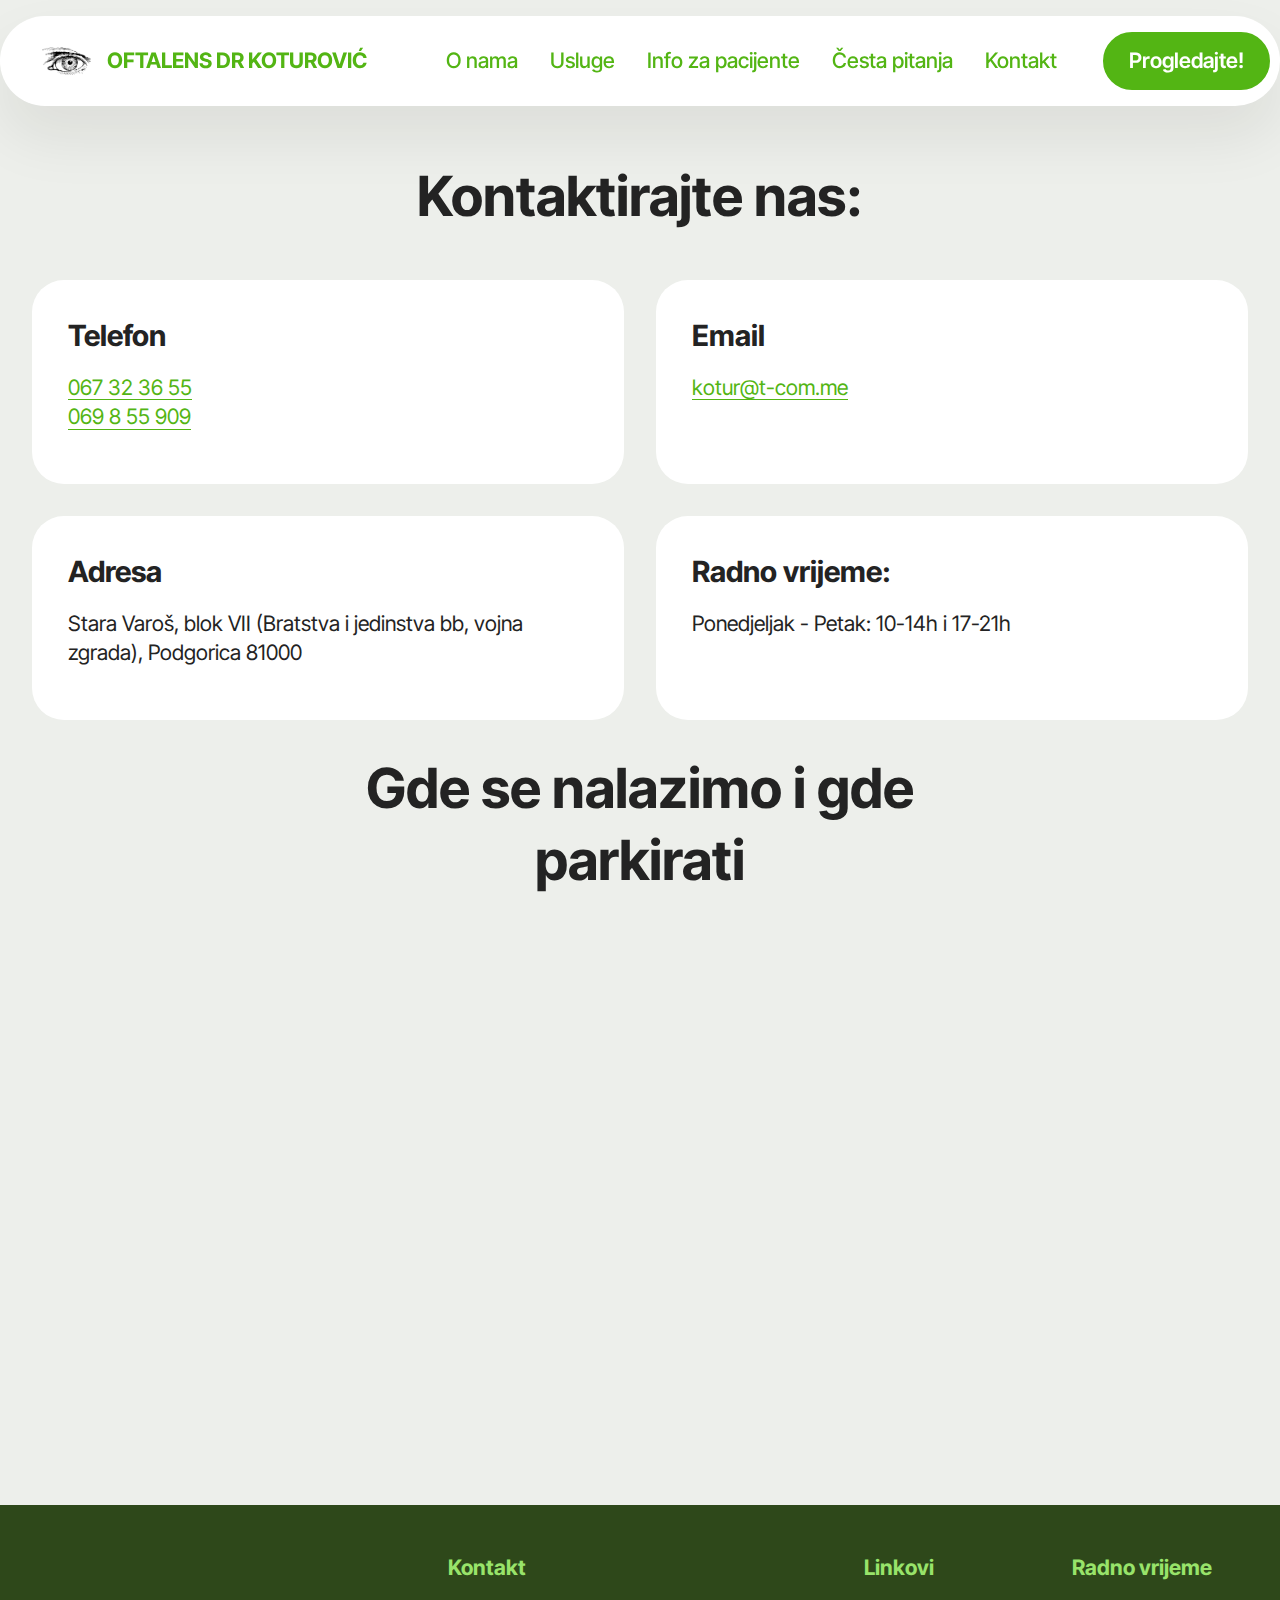
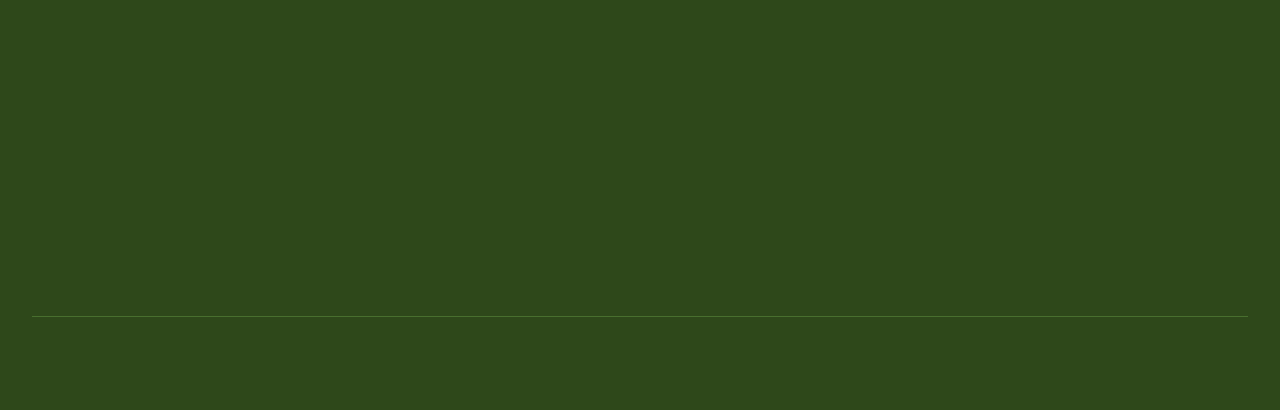
<file: kontakt.html>
<!DOCTYPE html>
<html lang="cnr">
<head>
  <meta charset="UTF-8">
  <meta name="viewport" content="width=device-width, initial-scale=1, minimum-scale=1">
  <link rel="shortcut icon" href="assets/images/mbr-2.png" type="image/x-icon">
  
  
  <title>Kontakt | Očna klinika - Oftalens Dr Koturović Podgorica</title>
  <meta name="description" content="Kontakt klinike Dr Koturović u Podgorici – adresa, telefon, email, radno vrijeme i mapa.">
  <meta name="robots" content="index, follow">
  <meta name="author" content="Očna klinika Oftalens Dr Koturović">
  <meta name="geo.region" content="ME">
  <meta name="geo.placename" content="Podgorica">
  <link rel="stylesheet" href="assets/web/assets/mobirise-icons2/mobirise2.css">
  <link rel="stylesheet" href="assets/bootstrap/css/bootstrap.min.css">
  <link rel="stylesheet" href="assets/animatecss/animate.css">
  <link rel="stylesheet" href="assets/dropdown/css/style.css">
  <link rel="stylesheet" href="assets/theme/css/style.css">
  <link rel="preload" href="https://fonts.googleapis.com/css?family=Inter+Tight:100,200,300,400,500,600,700,800,900,100i,200i,300i,400i,500i,600i,700i,800i,900i&display=swap" as="style" onload="this.onload=null;this.rel='stylesheet'">
  <noscript><link rel="stylesheet" href="https://fonts.googleapis.com/css?family=Inter+Tight:100,200,300,400,500,600,700,800,900,100i,200i,300i,400i,500i,600i,700i,800i,900i&display=swap"></noscript>
  <link rel="preload" as="style" href="assets/mobirise/css/mbr-additional.css?v=rJuJZr"><link rel="stylesheet" href="assets/mobirise/css/mbr-additional.css?v=rJuJZr" type="text/css">

  
  
  
</head>
<body>
  
  <section data-bs-version="5.1" class="menu menu1 cid-vb1EEWWbrC" once="menu" id="menu01-27">
	

	<nav class="navbar navbar-dropdown navbar-fixed-top navbar-expand-lg">
		<div class="container">
			<div class="navbar-brand">
				<span class="navbar-logo">
					<a href="index.html">
						<img src="assets/images/mbr-2.png" alt="Klinika Dr Koturović" style="height: 1.7rem;">
					</a>
				</span>
				<span class="navbar-caption-wrap"><a class="navbar-caption text-primary display-4" href="index.html">OFTALENS DR KOTUROVIĆ</a></span>
			</div>
			<button class="navbar-toggler" type="button" data-toggle="collapse" data-bs-toggle="collapse" data-target="#navbarSupportedContent" data-bs-target="#navbarSupportedContent" aria-controls="navbarNavAltMarkup" aria-expanded="false" aria-label="Toggle navigation">
				<div class="hamburger">
					<span></span>
					<span></span>
					<span></span>
					<span></span>
				</div>
			</button>
			<div class="collapse navbar-collapse" id="navbarSupportedContent">
				<ul class="navbar-nav nav-dropdown" data-app-modern-menu="true"><li class="nav-item">
						<a class="nav-link link text-primary display-4" href="onama.html">O nama</a>
					</li>
					<li class="nav-item">
						<a class="nav-link link text-primary display-4" href="usluge.html" aria-expanded="false">Usluge</a>
					</li>
					<li class="nav-item">
						<a class="nav-link link text-primary display-4" href="infozapacijente.html">Info za pacijente</a>
					</li><li class="nav-item"><a class="nav-link link text-primary display-4" href="faq.html">Česta pitanja</a></li><li class="nav-item"><a class="nav-link link text-primary display-4" href="kontakt.html">Kontakt</a></li></ul>
				
				<div class="navbar-buttons mbr-section-btn"><a class="btn btn-primary display-7" href="kontakt.html">Progledajte!</a></div>
			</div>
		</div>
	</nav>
</section>

<section data-bs-version="5.1" class="contacts01 cid-vb1YXyv07G" id="contacts01-2a">
    

    
    
    <div class="container">
        <div class="row justify-content-center">
            <div class="col-12 content-head">
                <div class="mbr-section-head mb-5">
                    <h3 class="mbr-section-title mbr-fonts-style align-center mb-0 display-2">
                        <strong>Kontaktirajte nas:</strong></h3>
                    
                </div>
            </div>
        </div>
        <div class="row">
            <div class="item features-without-image col-12 col-md-6 active">
                <div class="item-wrapper">
                    <div class="text-wrapper">
                        <h6 class="card-title mbr-fonts-style mb-3 display-5">
                            <strong>Telefon</strong></h6>
                        <p class="mbr-text mbr-fonts-style display-7">
                            <a href="tel:067323655" class="text-primary">067 32 36 55</a><br>
							<a href="tel:069855909" class="text-primary">069 8 55 909</a>
                        </p>
                    </div>
                </div>
            </div>
            <div class="item features-without-image col-12 col-md-6">
                <div class="item-wrapper">
                    <div class="text-wrapper">
                        <h6 class="card-title mbr-fonts-style mb-3 display-5">
                            <strong>Email</strong>
                        </h6>
                        <p class="mbr-text mbr-fonts-style display-7">
                            <a href="mailto:kotur@t-com.me" class="text-primary">kotur@t-com.me</a>
                        </p>
                    </div>
                </div>
            </div>
            <div class="item features-without-image col-12 col-md-6">
                <div class="item-wrapper">
                    <div class="text-wrapper">
                        <h6 class="card-title mbr-fonts-style mb-3 display-5">
                            <strong>Adresa</strong></h6>
                        <p class="mbr-text mbr-fonts-style display-7">
                             Stara Varoš, blok VII (Bratstva i jedinstva bb, vojna zgrada), Podgorica 81000
                        </p>
                    </div>
                </div>
            </div>
            <div class="item features-without-image col-12 col-md-6">
                <div class="item-wrapper">
                    <div class="text-wrapper">
                        <h6 class="card-title mbr-fonts-style mb-3 display-5"><strong>Radno vrijeme:</strong></h6>
                        <p class="mbr-text mbr-fonts-style display-7">Ponedjeljak - Petak: 10-14h i 17-21h
                        </p>
                    </div>
                </div>
            </div>
        </div>
    </div>
</section>

<section data-bs-version="5.1" class="contacts2 map1 cid-vb20YOqSdn" id="map02-2e">
	

	
	<div class="container">
		<div class="row justify-content-center">
			<div class="col-12 content-head">
				<div class="mbr-section-head mb-5">
					<h3 class="mbr-section-title mbr-fonts-style align-center mb-0 display-2">
						<strong>Gde se nalazimo i gde parkirati</strong></h3>
				</div>
			</div>
		</div>
		<div class="row justify-content-center">
			<div class="map-wrapper col-12 col-md-6">
				<h4 class="mbr-section-subtitle mb-3 align-center mbr-fonts-style display-5"><strong>
					Parking</strong></h4>
				<div class="google-map"><iframe frameborder="0" style="border:0" src="https://www.google.com/maps/embed?pb=!1m18!1m12!1m3!1d2497.6796656187184!2d19.26083815366155!3d42.43552114816594!2m3!1f0!2f0!3f0!3m2!1i1024!2i768!4f13.1!3m3!1m2!1s0x134deb47112df527%3A0xa568708f1c18a75d!2sParking%20lot%2C%20Podgorica%2C%20Montenegro!5e0!3m2!1sen!2srs!4v1770914505685!5m2!1sen!2srs" allowfullscreen=""></iframe></div>
			</div>
			<div class="map-wrapper col-12 col-md-6">
				<h4 class="mbr-section-subtitle mb-3 align-center mbr-fonts-style display-5"><strong>
				  Očna klinika - Oftalens Dr Koturović</strong></h4>
				<div class="google-map"><iframe frameborder="0" style="border:0" src="https://www.google.com/maps/embed?pb=!1m18!1m12!1m3!1d2944.6406997037275!2d19.26111851222125!3d42.435382230218536!2m3!1f0!2f0!3f0!3m2!1i1024!2i768!4f13.1!3m3!1m2!1s0x134deb46c0e8f11d%3A0x5169f52a44998192!2sO%C4%8Dna%20bolnica%20Oftalens%20Dr%20Koturovi%C4%87!5e0!3m2!1sen!2srs!4v1770914600492!5m2!1sen!2srs" allowfullscreen=""></iframe></div>
			</div>
		</div>
	</div>
</section>

<section data-bs-version="5.1" class="footer2 cid-vb2Ut5jG7H" once="footers" id="footer02-2p">
  <div class="container">
    <div class="row gy-4">

      <!-- Clinic info -->
      <div class="col-12 col-md-6 col-lg-4">
        <h5 class="mbr-fonts-style display-5 mb-3" style="color: #98e36a;">
          <strong>Oftalens Dr Koturović</strong>
        </h5>
        <p class="mbr-fonts-style display-7 mb-3" style="color: #d0ddc7;">
          Savremena očna klinika sa fokusom na preciznu dijagnostiku,
          laserske tretmane i hirurške zahvate.
        </p>
      </div>

      <!-- Contact -->
      <div class="col-12 col-md-6 col-lg-4">
        <h6 class="mbr-fonts-style display-7 mb-3" style="color: #98e36a;">
          <strong>Kontakt</strong>
        </h6>
        <p class="mbr-fonts-style display-7 mb-2" style="color: #d0ddc7;">
           Stara Varoš, blok VII (Bratstva i jedinstva bb, vojna zgrada), Podgorica
        </p>
        <p class="mbr-fonts-style display-7 mb-2">
           <a href="tel:067323655" class="text-primary">067 32 36 55</a><br>
           <a href="tel:069855909" class="text-primary">069 8 55 909</a>
        </p>
        <p class="mbr-fonts-style display-7 mb-0" >
           <a href="mailto:kotur@t-com.me" class="text-primary">
            kotur@t-com.me
          </a>
        </p>
      </div>

      <!-- Quick links -->
      <div class="col-12 col-md-6 col-lg-2">
        <h6 class="mbr-fonts-style display-7 mb-3" style="color: #98e36a;">
          <strong>Linkovi</strong>
        </h6>
        <ul class="list-unstyled mbr-fonts-style display-7">
          <li class="mb-2">
            <a href="index.html" class="text-primary">Naslovna</a>
          </li>
          <li class="mb-2">
            <a href="onama.html" class="text-primary">O nama</a>
          </li>
          <li class="mb-2">
            <a href="usluge.html" class="text-primary">Usluge</a>
          </li>
			<li class="mb-2">
            <a href="faq.html" class="text-primary">Česta pitanja</a>
          </li>
			<li class="mb-2">
            <a href="infozapacijente.html" class="text-primary">Informacije za pacijente</a>
          </li>
          <li>
            <a href="kontakt.html" class="text-primary">Kontakt</a>
          </li>
        </ul>
      </div>

      <!-- Working hours -->
      <div class="col-12 col-md-6 col-lg-2">
        <h6 class="mbr-fonts-style display-7 mb-3" style="color: #98e36a;">
          <strong>Radno vrijeme</strong>
        </h6>
        <p class="mbr-fonts-style display-7 mb-0" style="color: #d0ddc7;">
          Ponedjeljak - Petak<br>
          10–14 h<br>
          17–21 h
        </p>
      </div>

    </div>

    <!-- Divider -->
    <hr class="mt-4 mb-3" style="color: #98e36a;">

    <!-- Bottom line -->
    <div class="row">
      <div class="col-12 col-md-6 text-center text-md-start">
        <p class="mbr-fonts-style display-7 mb-0" style="color: #d0ddc7; font-size: 0.85rem;">
          © 2026 Očna klinika - Oftalens Dr Koturović
        </p>
      </div>
      <div class="col-12 col-md-6 text-center text-md-end">
        <p class="mbr-fonts-style display-7 mb-0" style="color: #d0ddc7; font-size: 0.85rem">
          Sva prava zadržana
        </p>
      </div>
    </div>

  </div>
</section>
<script src="assets/bootstrap/js/bootstrap.bundle.min.js"></script>  <script src="assets/smoothscroll/smooth-scroll.js"></script>  <script src="assets/dropdown/js/navbar-dropdown.js"></script>  <script src="assets/theme/js/script.js"></script>  
  
  
 <div id="scrollToTop" class="scrollToTop mbr-arrow-up"><a style="text-align: center;"><i class="mbr-arrow-up-icon mbr-arrow-up-icon-cm cm-icon cm-icon-smallarrow-up"></i></a></div>
    <input name="animation" type="hidden">
  </body>
</html>
</file>
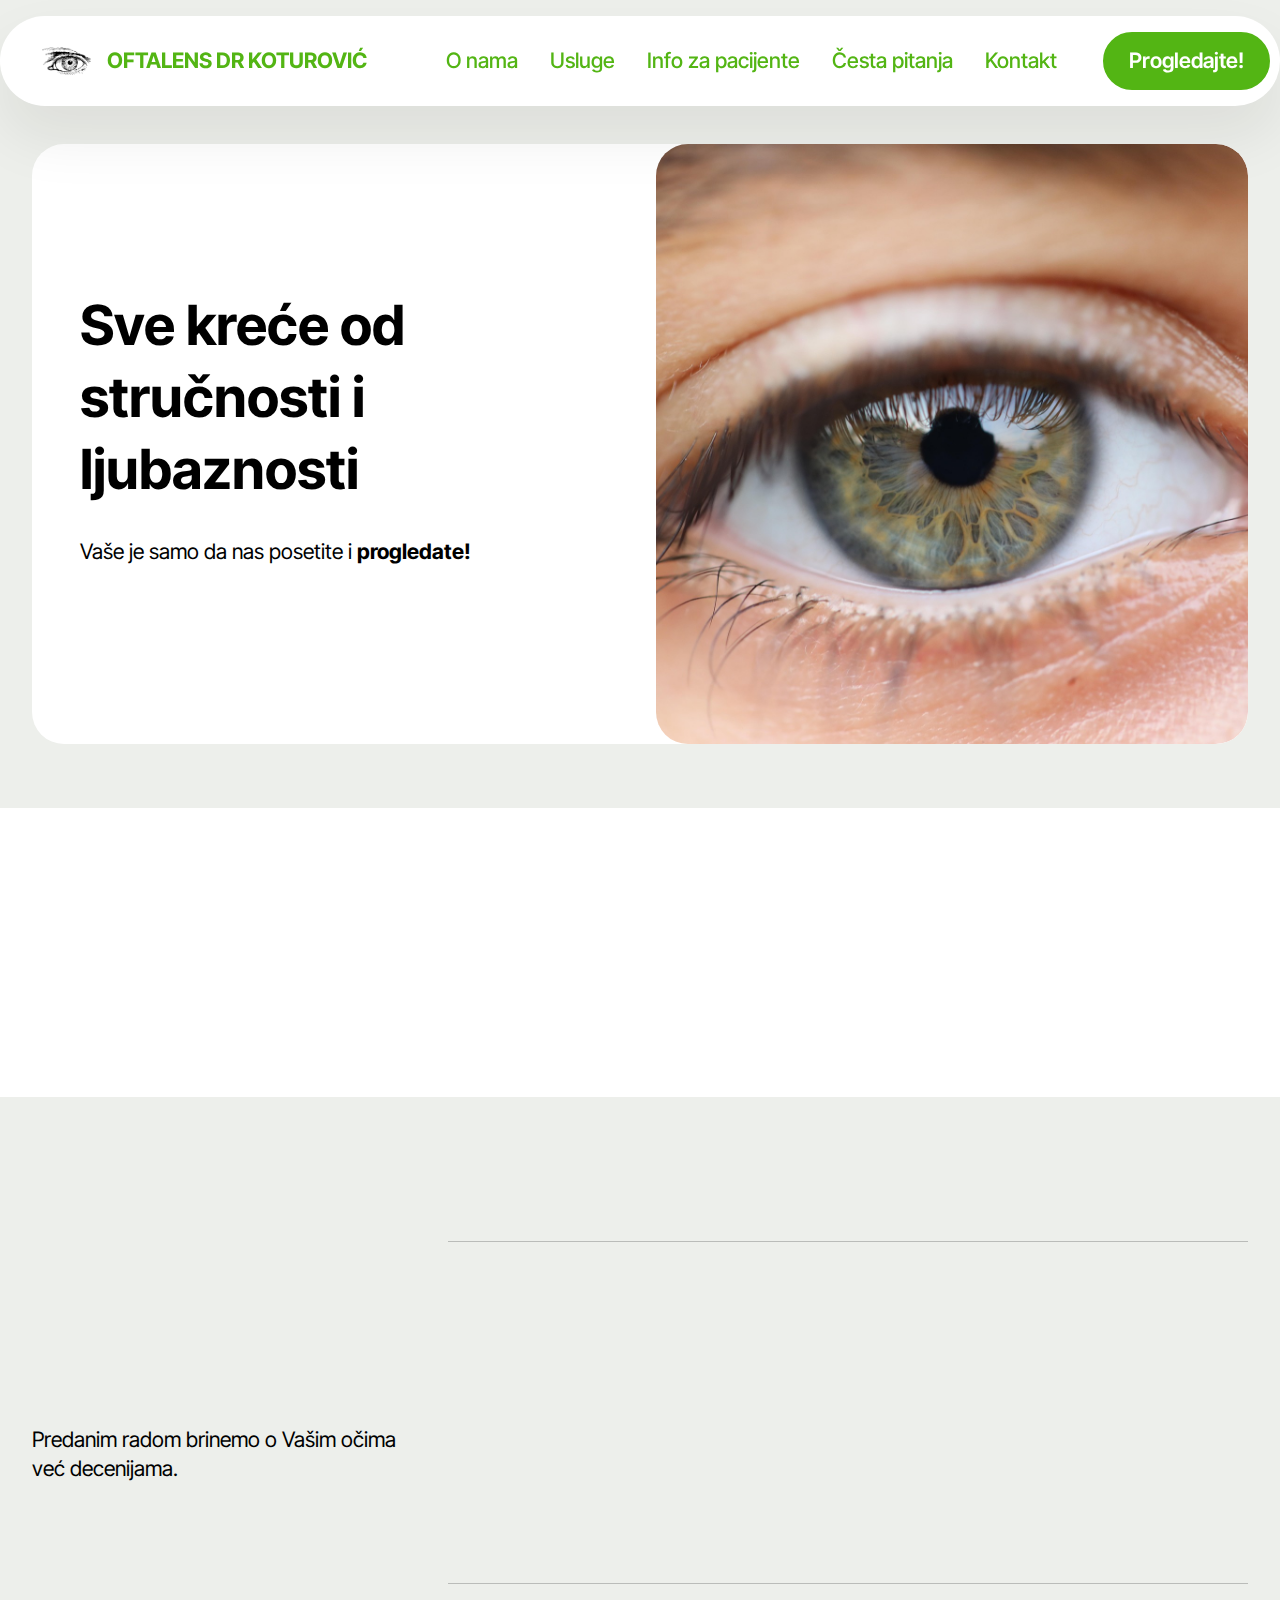
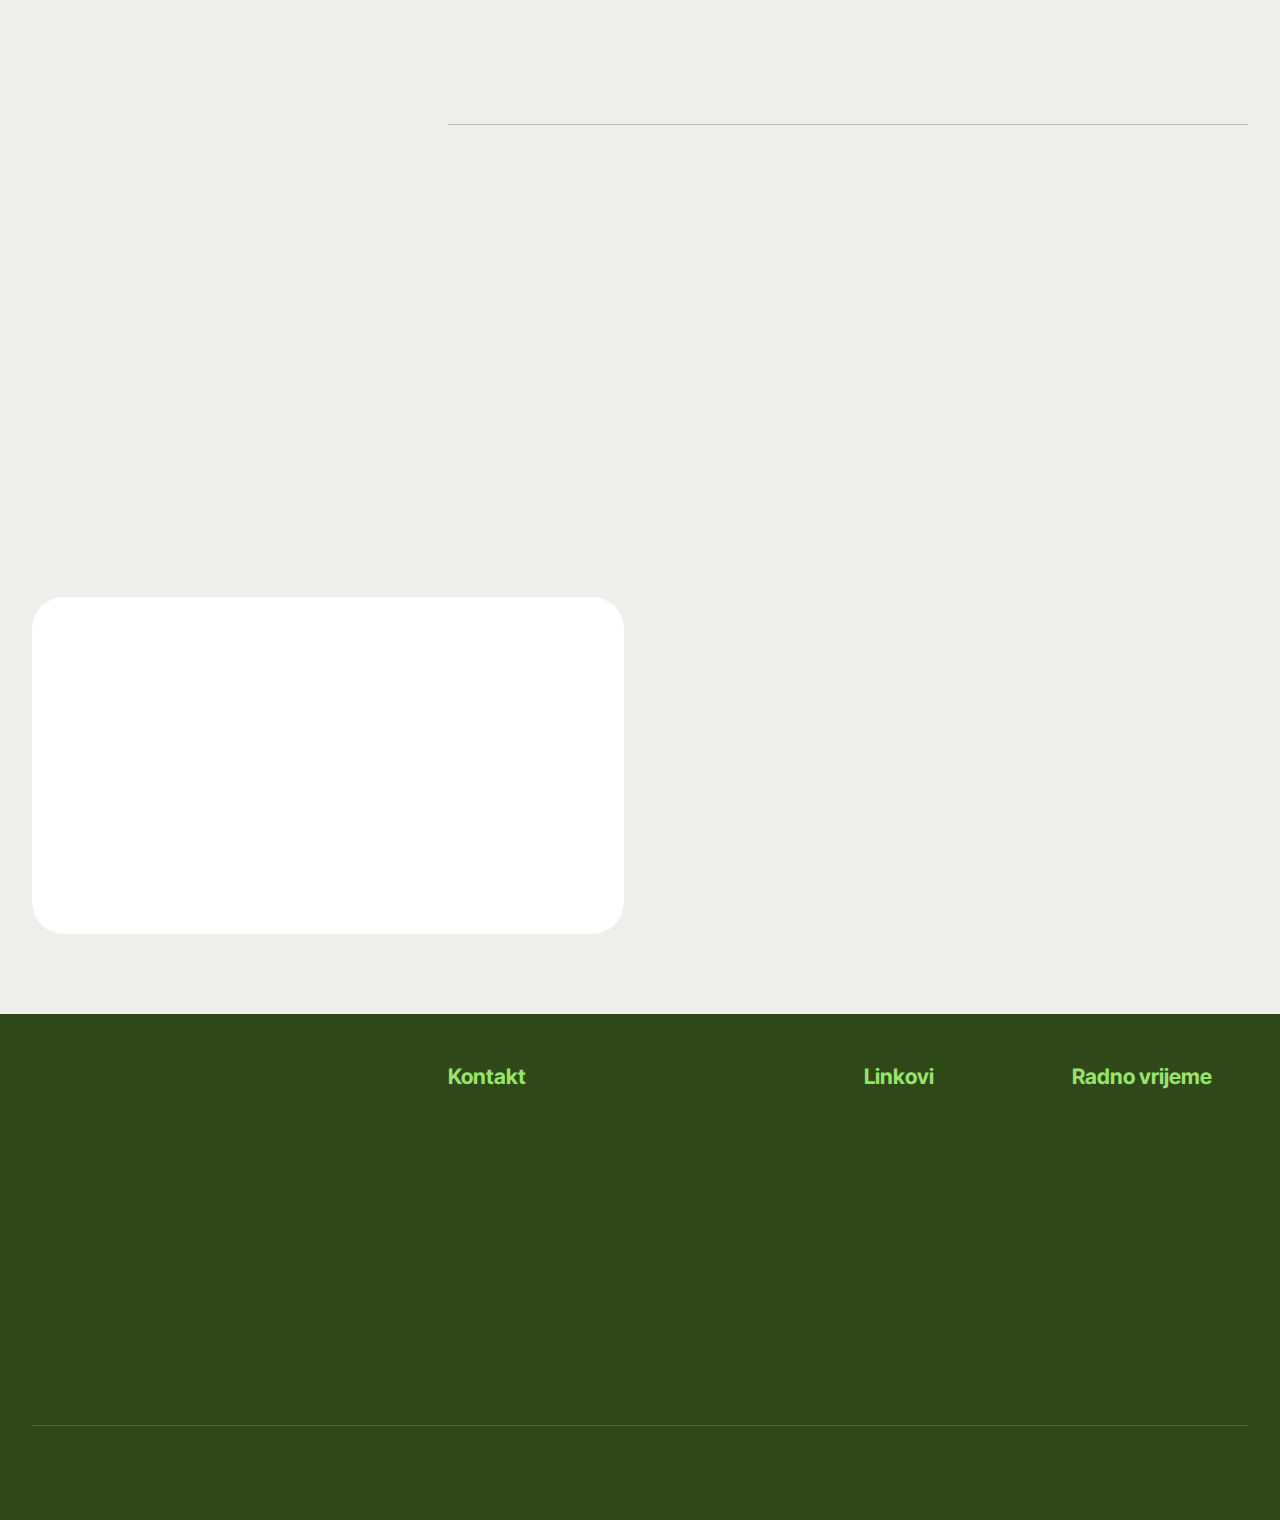
<file: onama.html>
<!DOCTYPE html>
<html lang="cnr">
<head>
  <meta charset="UTF-8">
  <meta name="viewport" content="width=device-width, initial-scale=1, minimum-scale=1">
  <link rel="shortcut icon" href="assets/images/mbr-2.png" type="image/x-icon">
  
  <meta name="description" content="Saznajte više o Klinici Dr Koturović u Podgorici. Savremena oftalmološka dijagnostika i hirurgija, individualni pristup pacijentima i dugogodišnje iskustvo u liječenju očnih bolesti.">
  <title>O nama | Očna klinika - Oftalens Dr Koturović Podgorica</title>
  <meta name="robots" content="index, follow">
  <meta name="author" content="Očna klinika Dr Koturović">
  <meta name="geo.region" content="ME">
  <meta name="geo.placename" content="Podgorica">
  <link rel="stylesheet" href="assets/web/assets/mobirise-icons2/mobirise2.css">
  <link rel="stylesheet" href="assets/bootstrap/css/bootstrap.min.css">
  <link rel="stylesheet" href="assets/animatecss/animate.css">
  <link rel="stylesheet" href="assets/dropdown/css/style.css">
  <link rel="stylesheet" href="assets/theme/css/style.css">
  <link rel="preload" href="https://fonts.googleapis.com/css?family=Inter+Tight:100,200,300,400,500,600,700,800,900,100i,200i,300i,400i,500i,600i,700i,800i,900i&display=swap" as="style" onload="this.onload=null;this.rel='stylesheet'">
  <noscript><link rel="stylesheet" href="https://fonts.googleapis.com/css?family=Inter+Tight:100,200,300,400,500,600,700,800,900,100i,200i,300i,400i,500i,600i,700i,800i,900i&display=swap"></noscript>
  <link rel="preload" as="style" href="assets/mobirise/css/mbr-additional.css?v=iEuo24"><link rel="stylesheet" href="assets/mobirise/css/mbr-additional.css?v=iEuo24" type="text/css">

  
  
  
</head>
<body>
  
  <section data-bs-version="5.1" class="menu menu1 cid-vb1EEWWbrC" once="menu" id="menu01-1f">
	

	<nav class="navbar navbar-dropdown navbar-fixed-top navbar-expand-lg">
		<div class="container">
			<div class="navbar-brand">
				<span class="navbar-logo">
					<a href="index.html">
						<img src="assets/images/mbr-2.png" alt="Klinika Dr Koturović" style="height: 1.7rem;">
					</a>
				</span>
				<span class="navbar-caption-wrap"><a class="navbar-caption text-primary display-4" href="index.html">OFTALENS DR KOTUROVIĆ</a></span>
			</div>
			<button class="navbar-toggler" type="button" data-toggle="collapse" data-bs-toggle="collapse" data-target="#navbarSupportedContent" data-bs-target="#navbarSupportedContent" aria-controls="navbarNavAltMarkup" aria-expanded="false" aria-label="Toggle navigation">
				<div class="hamburger">
					<span></span>
					<span></span>
					<span></span>
					<span></span>
				</div>
			</button>
			<div class="collapse navbar-collapse" id="navbarSupportedContent">
				<ul class="navbar-nav nav-dropdown" data-app-modern-menu="true"><li class="nav-item">
						<a class="nav-link link text-primary display-4" href="onama.html">O nama</a>
					</li>
					<li class="nav-item">
						<a class="nav-link link text-primary display-4" href="usluge.html" aria-expanded="false">Usluge</a>
					</li>
					<li class="nav-item">
						<a class="nav-link link text-primary display-4" href="infozapacijente.html">Info za pacijente</a>
					</li><li class="nav-item"><a class="nav-link link text-primary display-4" href="faq.html">Česta pitanja</a></li><li class="nav-item"><a class="nav-link link text-primary display-4" href="kontakt.html">Kontakt</a></li></ul>
				
				<div class="navbar-buttons mbr-section-btn"><a class="btn btn-primary display-7" href="kontakt.html">Progledajte!</a></div>
			</div>
		</div>
	</nav>
</section>

<section data-bs-version="5.1" class="start article05 cid-vb1BPescrY" id="article05-14">
  

  
  

  <div class="container">
    <div class="row justify-content-center align-items-center">
      <div class="col-12">
        <div class="card-wrapper">
          <div class="row">
            <div class="col-12 col-md-12 col-lg-6 image-wrapper">
              <img class="w-100" src="assets/images/mbr-3.jpg" alt="Očna klinika Dr koturović">
            </div>
            <div class="col-12 col-lg col-md-12">
              <div class="text-wrapper align-left">
                <h1 class="mbr-section-title mbr-fonts-style mb-4 display-2"><strong>Sve kreće od stručnosti i ljubaznosti</strong></h1>
                <p class="mbr-text mbr-fonts-style mb-4 display-7">
                  Vaše je samo da nas posetite i&nbsp;<strong>progledate!</strong><br>
                </p>
                
              </div>
            </div>
          </div>
        </div>
      </div>
    </div>
  </div>
</section>

<section data-bs-version="5.1" class="article12 cid-vb1BWwsjQI" id="article12-15">    
    
    <div class="container">
        <div class="row justify-content-center">
            <div class="col-md-12 col-lg-10">
                <h3 class="mbr-section-title mbr-fonts-style mb-4 mt-0 display-2">
                <strong>Kratko o nama, jer ste nam Vi najbitniji</strong></h3>
                
                <p class="mbr-text mbr-fonts-style display-7">Očna klinika Oftalens Dr Zoran Koturović iz <strong>Podgorice</strong>, pruža izuzetnu njegu očiju već više od 10 godina. Osnovana sa posvećenošću spajanju najnovije medicinske tehnologije sa brižnom njegom pacijenata, izrasli smo u pouzdano ime u oftalmologiji.</p>
            </div>
        </div>
    </div>
</section>

<section data-bs-version="5.1" class="article021 cid-vb1BYOzvEu" id="article21-16">
    
    <div class="container">
        <div class="row justify-content-center">
            <div class="col-lg-4">
                <div class="col-12 col-md-12">
                    <h5 class="mbr-section-title mbr-fonts-style mt-0 mb-4 display-2">
                        <strong>Naše</strong><br><strong>stručno&nbsp;</strong><br><strong>osoblje:</strong></h5>
                    <h6 class="mbr-section-subtitle mbr-fonts-style mt-0 mb-4 display-7">
                        Predanim radom brinemo o Vašim očima već decenijama.</h6>
                    
                </div>
            </div>

            <div class="col-lg-8 side-features">
  <div class="premium-bio">
    <div class="doctor-card">

    <h4 class="doctor-name">Dr Zoran Koturović</h4>
    <p class="doctor-title">Specijalista oftalmologije · Doktor medicinskih nauka</p>

    <hr>

    <p>
      Svoja oftalmološka znanja i iskustva sticao je u vodećim oftalmološkim centrima
      u Srbiji i inostranstvu, među kojima se izdvajaju:
    </p>

    <ul class="institutions">
      <li>Univerzitetska klinika za oftalmologiju, Uppsala, Švedska</li>
      <li>Goethe Univerzitet, Frankfurt na Majni, Njemačka</li>
      <li>Klinički centar Ljubljana, Slovenija</li>
      <li>Klinika „Dr Agarwal“, Chennai, Indija</li>
    </ul>

    <p>
      Profesionalni angažman u Crnoj Gori započeo je 1999. godine na Očnoj klinici
      „Kraljica Jelena“ na Cetinju. Od 2005. godine angažman nastavlja u Kliničkom centru
      Crne Gore u Podgorici, gdje je radio deset godina.
    </p>

    <p>
      Posebno se istakao u hirurgiji prednjeg segmenta oka i hirurgiji katarakte
      sa preko 8000 izvedenih operacija. Fakoemulzifikaciju – savremenu operaciju
      katarakte ultrazvukom – među prvima je uveo kao rutinsku proceduru u Crnoj Gori.
    </p>

    <p>
      Od 2015. godine radi kao oftalmolog – očni hirurg u Dnevnoj bolnici
      za oftalmologiju OFTALENS DR KOTUROVIĆ.
    </p>

    <hr>

    <h5 class="membership-title">Stručna članstva</h5>
    <p class="memberships">
      COFD · UOS · SOE · ESCRS · SEESO · AAO
    </p>
    
  </div>

  <div class="doctor-card">
    <h4 class="doctor-name">Dr Haris Kujundžić</h4>
    <p class="doctor-title">Specijalista oftalmologije</p>

    <hr>

    <p>
      Diplomirao je na Medicinskom fakultetu Univerziteta Crne Gore 2006. godine
      kao student generacije. Specijalistički ispit iz oftalmologije položio je 2012. godine,
      a međunarodno priznati ispit International Council of Ophthalmology 2014.
    </p>

    <p>
      Na Klinici za očne bolesti Kliničkog centra Crne Gore radi od 2008. godine,
      gdje trenutno obavlja funkciju načelnika Odjeljenja oftalmohirurgije.
    </p>

    <p>
      Posebne oblasti interesovanja su hirurgija katarakte i prednjeg segmenta oka,
      kao i konzervativno i hirurško liječenje mrežnjače, žute mrlje i staklastog tijela.
      Profesionalna usavršavanja sticao je u Štokholmu, Beču, Ljubljani, Zagrebu,
      Beogradu i Roterdamu.
    </p>
    </div>
  </div>
</div>
        </div>
    </div>
</section>

<section data-bs-version="5.1" class="contacts02 map1 cid-vb1oGZt9Yr" id="contacts02-f">

    

    
    <div class="container">
        <div class="row justify-content-center">
            <div class="col-12 content-head">
                <div class="mbr-section-head mb-5">
                    <h3 class="mbr-section-title mbr-fonts-style align-center mb-0 display-2">
                        <strong>Kako nas pronaći:</strong></h3>
                    
                </div>
            </div>
        </div>
        <div class="row justify-content-center">
            <div class="card col-12 col-md-12 col-lg-6">
                <div class="card-wrapper">
                    <div class="text-wrapper">
                        <h5 class="cardTitle mbr-fonts-style mb-2 display-5">
                            <strong>Kontaktirajte nas:</strong></h5>
                        <ul class="list mbr-fonts-style display-7">
                            <li class="mbr-text item-wrap"><strong>Telefon</strong>: <a href="tel:067323655" class="text-primary">067 32 36 55</a></li>
                          <li class="mbr-text item-wrap"><strong>Telefon</strong>: <a href="tel:069855909" class="text-primary">069 8 55 909</a></li>
                            <li class="mbr-text item-wrap"><strong>Email</strong>: <a href="mailto:kotur@t-com.me" class="text-primary">kotur@t-com.me</a></li>
                            <li class="mbr-text item-wrap"><strong>Adresa</strong>: Stara varoš, blok VII (Bratstva i jedinstva bb, vojna zgrada), Podgorica 81000</li>
                            <li class="mbr-text item-wrap"><strong>Radno vrijeme</strong>: Ponedjeljak - Petak: 10-14 h,  17-21 h</li>
                        </ul>
                    </div>
                </div>
            </div>
            <div class="map-wrapper col-md-12 col-lg-6">
                <div class="google-map"><iframe frameborder="0" style="border:0" src="https://www.google.com/maps/embed?pb=!1m18!1m12!1m3!1d2944.6408857328606!2d19.261118512308244!3d42.435378271065694!2m3!1f0!2f0!3f0!3m2!1i1024!2i768!4f13.1!3m3!1m2!1s0x134deb46c0e8f11d%3A0x5169f52a44998192!2sO%C4%8Dna%20bolnica%20Oftalens%20Dr%20Koturovi%C4%87!5e0!3m2!1sen!2srs!4v1770911294630!5m2!1sen!2srs" allowfullscreen=""></iframe></div>
            </div>
        </div>
    </div>
</section>

<section data-bs-version="5.1" class="footer2 cid-vb2Ut5jG7H" once="footers" id="footer02-2p">
  <div class="container">
    <div class="row gy-4">

      <!-- Clinic info -->
      <div class="col-12 col-md-6 col-lg-4">
        <h5 class="mbr-fonts-style display-5 mb-3" style="color: #98e36a;">
          <strong>Oftalens Dr Koturović</strong>
        </h5>
        <p class="mbr-fonts-style display-7 mb-3" style="color: #d0ddc7;">
          Savremena očna klinika sa fokusom na preciznu dijagnostiku,
          laserske tretmane i hirurške zahvate.
        </p>
      </div>

      <!-- Contact -->
      <div class="col-12 col-md-6 col-lg-4">
        <h6 class="mbr-fonts-style display-7 mb-3" style="color: #98e36a;">
          <strong>Kontakt</strong>
        </h6>
        <p class="mbr-fonts-style display-7 mb-2" style="color: #d0ddc7;">
           Stara Varoš, blok VII (Bratstva i jedinstva bb, vojna zgrada), Podgorica
        </p>
        <p class="mbr-fonts-style display-7 mb-2">
           <a href="tel:067323655" class="text-primary">067 32 36 55</a><br>
           <a href="tel:069855909" class="text-primary">069 8 55 909</a>
        </p>
        <p class="mbr-fonts-style display-7 mb-0" >
           <a href="mailto:kotur@t-com.me" class="text-primary">
            kotur@t-com.me
          </a>
        </p>
      </div>

      <!-- Quick links -->
      <div class="col-12 col-md-6 col-lg-2">
        <h6 class="mbr-fonts-style display-7 mb-3" style="color: #98e36a;">
          <strong>Linkovi</strong>
        </h6>
        <ul class="list-unstyled mbr-fonts-style display-7">
          <li class="mb-2">
            <a href="index.html" class="text-primary">Naslovna</a>
          </li>
          <li class="mb-2">
            <a href="onama.html" class="text-primary">O nama</a>
          </li>
          <li class="mb-2">
            <a href="usluge.html" class="text-primary">Usluge</a>
          </li>
			<li class="mb-2">
            <a href="faq.html" class="text-primary">Česta pitanja</a>
          </li>
			<li class="mb-2">
            <a href="infozapacijente.html" class="text-primary">Informacije za pacijente</a>
          </li>
          <li>
            <a href="kontakt.html" class="text-primary">Kontakt</a>
          </li>
        </ul>
      </div>

      <!-- Working hours -->
      <div class="col-12 col-md-6 col-lg-2">
        <h6 class="mbr-fonts-style display-7 mb-3" style="color: #98e36a;">
          <strong>Radno vrijeme</strong>
        </h6>
        <p class="mbr-fonts-style display-7 mb-0" style="color: #d0ddc7;">
          Ponedjeljak - Petak<br>
          10–14 h<br>
          17–21 h
        </p>
      </div>

    </div>

    <!-- Divider -->
    <hr class="mt-4 mb-3" style="color: #98e36a;">

    <!-- Bottom line -->
    <div class="row">
      <div class="col-12 col-md-6 text-center text-md-start">
        <p class="mbr-fonts-style display-7 mb-0" style="color: #d0ddc7; font-size: 0.85rem;">
          © 2026 Očna klinika - Oftalens Dr Koturović
        </p>
      </div>
      <div class="col-12 col-md-6 text-center text-md-end">
        <p class="mbr-fonts-style display-7 mb-0" style="color: #d0ddc7; font-size: 0.85rem">
          Sva prava zadržana
        </p>
      </div>
    </div>

  </div>
</section>
<script src="assets/bootstrap/js/bootstrap.bundle.min.js"></script>  <script src="assets/smoothscroll/smooth-scroll.js"></script>  <script src="assets/dropdown/js/navbar-dropdown.js"></script>  <script src="assets/theme/js/script.js"></script>  
  
  
 <div id="scrollToTop" class="scrollToTop mbr-arrow-up"><a style="text-align: center;"><i class="mbr-arrow-up-icon mbr-arrow-up-icon-cm cm-icon cm-icon-smallarrow-up"></i></a></div>
    <input name="animation" type="hidden">
  </body>
</html>
</file>
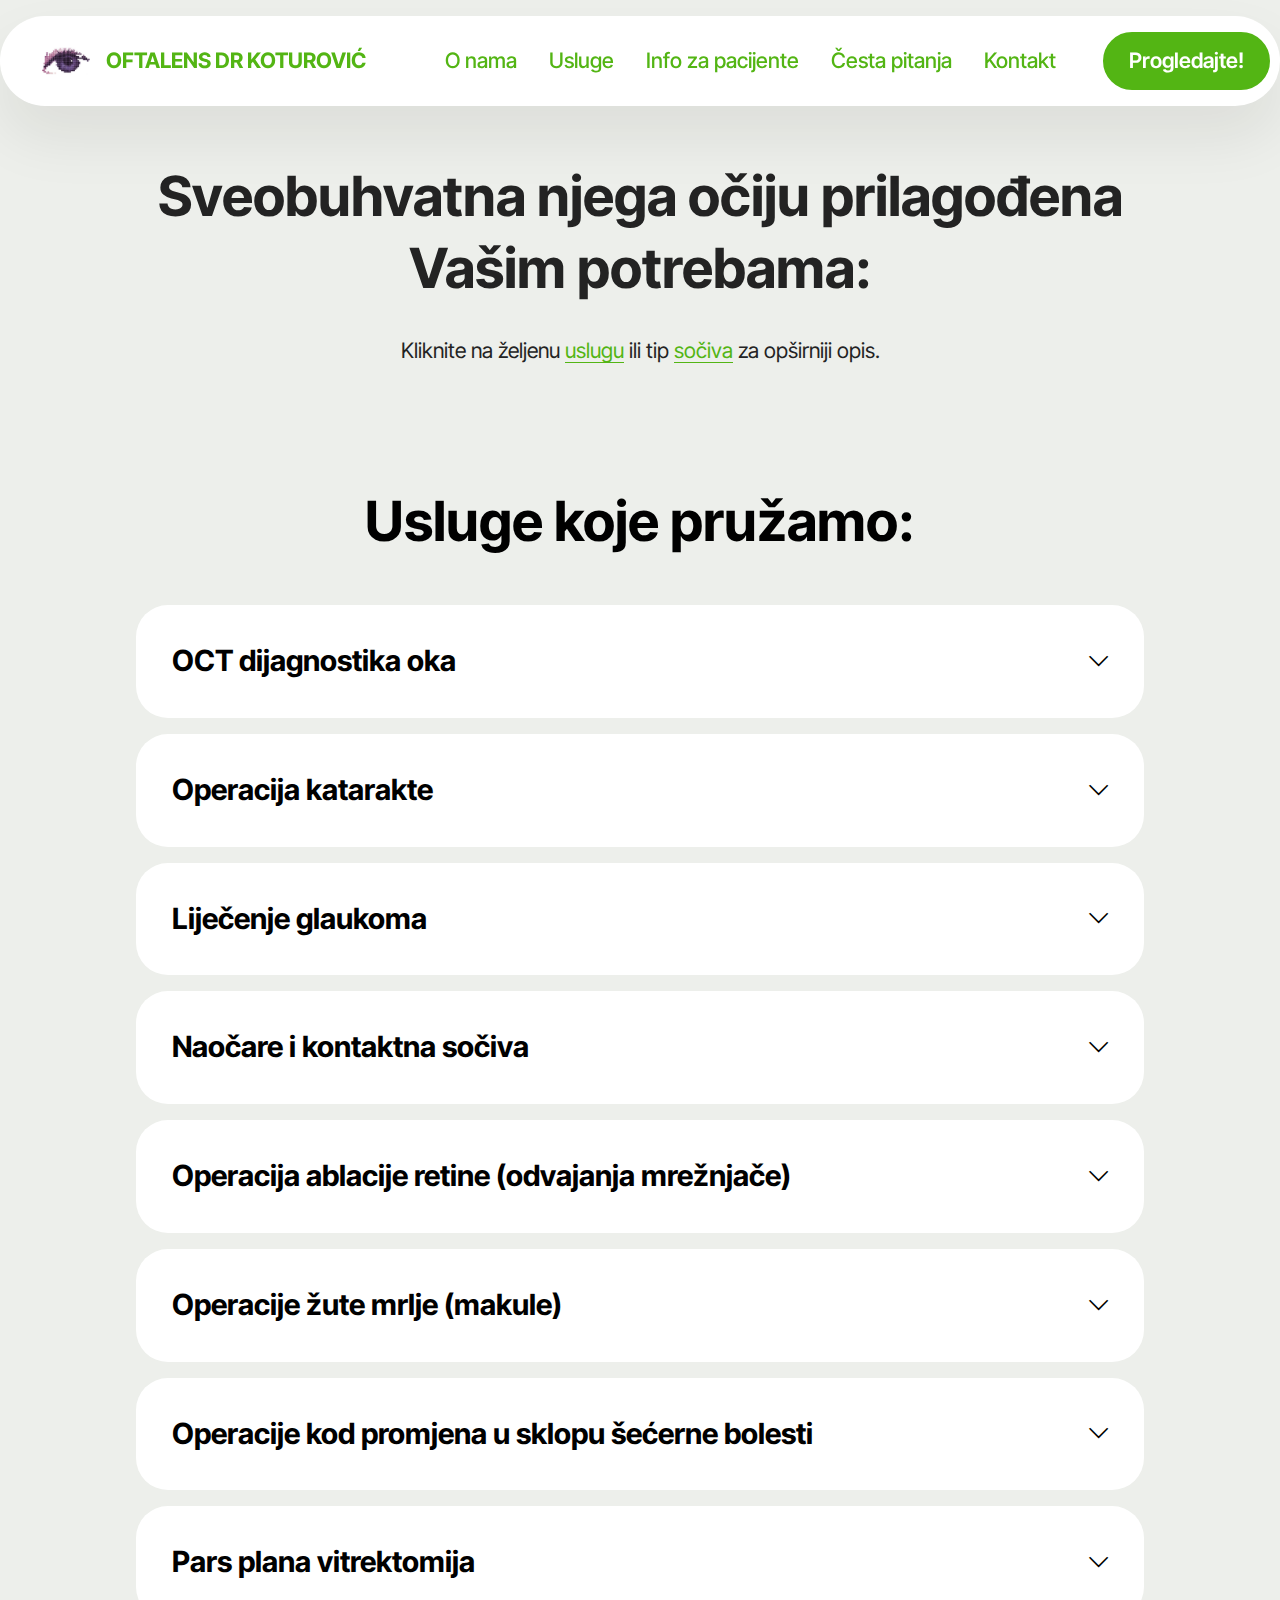
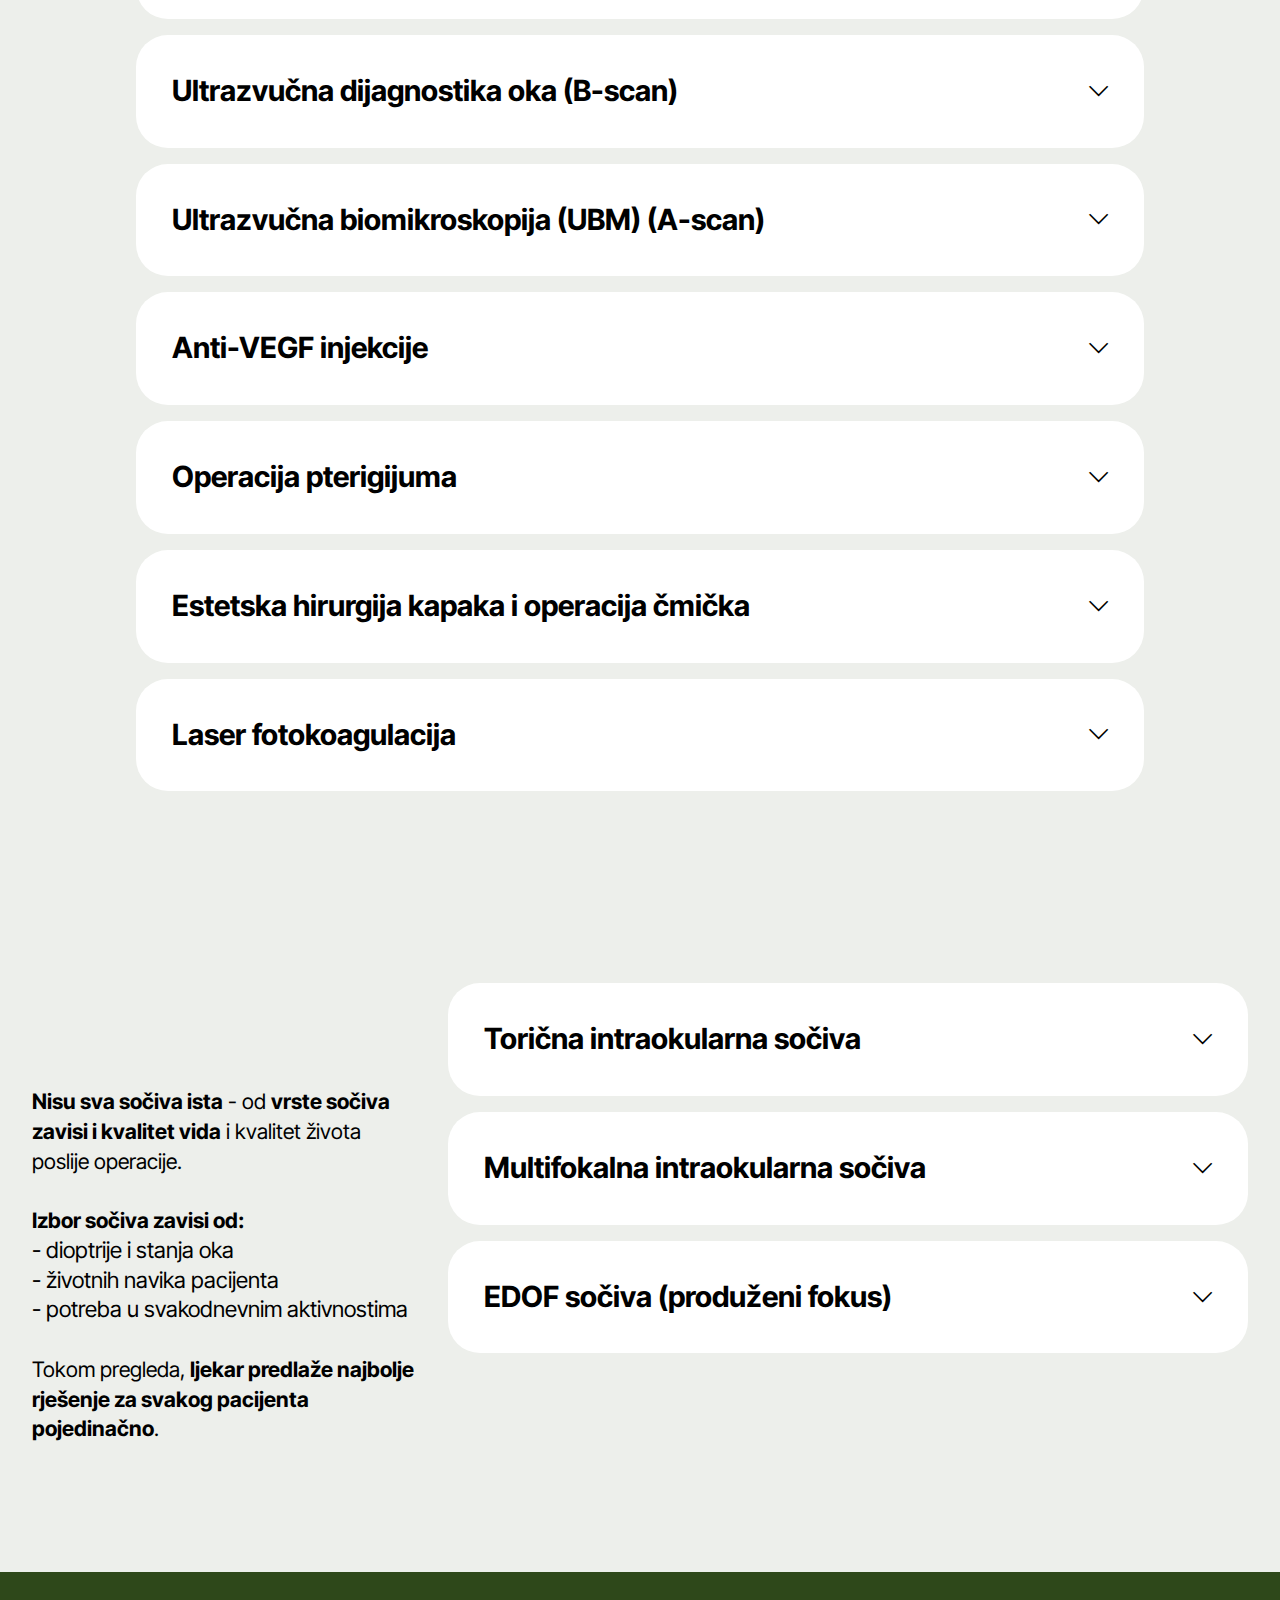
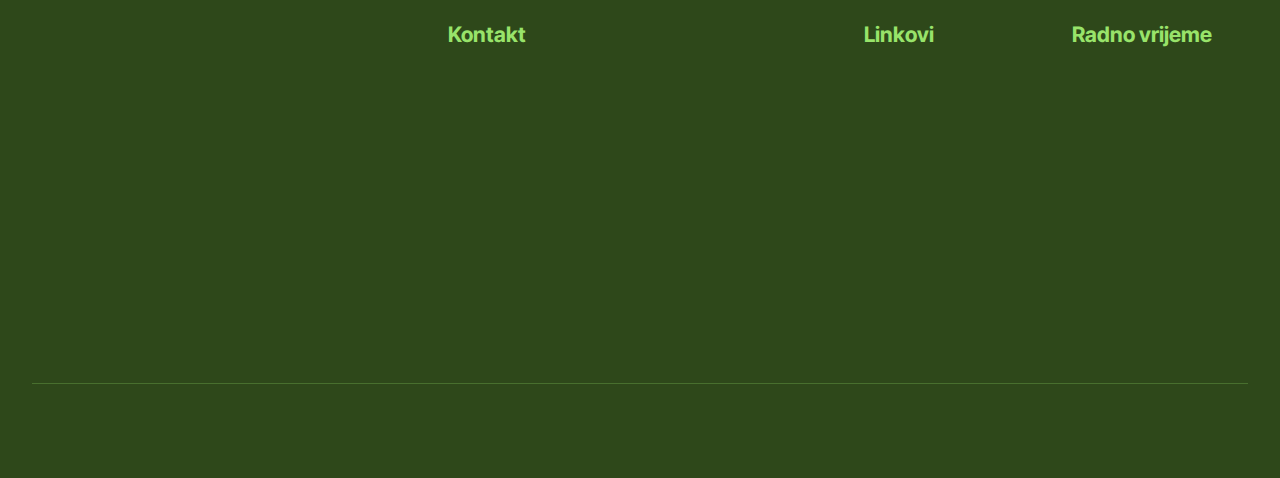
<file: usluge.html>
<!DOCTYPE html>
<html lang="sr-ME">
<head>
  <meta charset="UTF-8">
  <meta name="viewport" content="width=device-width, initial-scale=1, minimum-scale=1">
  <link rel="icon" type="image/svg+xml" href="assets/images/favicon-eye.svg">
	
  <meta name="description" content="Kompletne oftalmološke usluge u Podgorici: pregledi, operacije katarakte, liječenje glaukoma, bolesti mrežnjače, laserske procedure i savremena dijagnostika.">
  <title>Oftalmološke usluge | Očna bolnica - Oftalens Dr Koturović Podgorica</title>
  <meta name="robots" content="index, follow">
  <meta name="author" content="Očna bolnica Oftalens Dr Koturović">
  <meta name="geo.region" content="ME">
  <meta name="geo.placename" content="Podgorica">
  <meta property="og:type" content="website">
  <meta property="og:title" content="Oftalmološke usluge | Očna bolnica - Oftalens Dr Koturović Podgoricaa">
  <meta property="og:description" content="Savremena oftalmološka dijagnostika i hirurgija u Podgorici. Dugogodišnje iskustvo u operacijama katarakte, liječenju  glaukoma i ostalih očnih bolesti.">
  <meta property="og:url" content="https://drkoturovic.me/usluge.html">
  <meta property="og:image" content="https://drkoturovic.me/assets/images/favicon-navbar-black-480.png">
  <meta property="og:locale" content="sr_ME">
  <link rel="alternate" hreflang="sr-ME" href="https://drkoturovic.me/usluge.html">
  <link rel="alternate" hreflang="x-default" href="https://drkoturovic.me/usluge.html">
  <link rel="canonical" href="https://www.drkoturovic.me/usluge.html" />
  <link rel="stylesheet" href="assets/web/assets/mobirise-icons2/mobirise2.css">
  <link rel="stylesheet" href="assets/bootstrap/css/bootstrap.min.css">
  <link rel="stylesheet" href="assets/animatecss/animate.css">
  <link rel="stylesheet" href="assets/dropdown/css/style.css">
  <link rel="stylesheet" href="assets/theme/css/style.css">
  <link rel="preload" href="https://fonts.googleapis.com/css?family=Inter+Tight:100,200,300,400,500,600,700,800,900,100i,200i,300i,400i,500i,600i,700i,800i,900i&display=swap" as="style" onload="this.onload=null;this.rel='stylesheet'">
  <noscript><link rel="stylesheet" href="https://fonts.googleapis.com/css?family=Inter+Tight:100,200,300,400,500,600,700,800,900,100i,200i,300i,400i,500i,600i,700i,800i,900i&display=swap"></noscript>
  <link rel="preload" as="style" href="assets/mobirise/css/mbr-additional.css?v=jjQzQH"><link rel="stylesheet" href="assets/mobirise/css/mbr-additional.css?v=jjQzQH" type="text/css">
  <link rel="stylesheet" href="https://cdn.jsdelivr.net/npm/bootstrap-icons@1.11.3/font/bootstrap-icons.css">

	<script type="application/ld+json">
{
 "@context": "https://schema.org",
 "@type": "BreadcrumbList",
 "itemListElement": [{
   "@type": "ListItem",
   "position": 1,
   "name": "Naslovna",
   "item": "https://drkoturovic.me/"
 },{
   "@type": "ListItem",
   "position": 2,
   "name": "Usluge",
   "item": "https://drkoturovic.me/usluge.html"
 }]
}
</script>

  
  
  
</head>
<body>
  
  <section data-bs-version="5.1" class="menu menu1 cid-vb1EEWWbrC" once="menu" id="menu01-1j">
	

	<nav class="navbar navbar-dropdown navbar-fixed-top navbar-expand-lg">
		<div class="container">
			<div class="navbar-brand">
				<span class="navbar-logo">
					<a href="index.html">
						<img src="assets/images/favicon-navbar-black-480.png" alt="Oftalens Dr Koturović" style="height: 1.7rem;">
					</a>
				</span>
				<span class="navbar-caption-wrap"><a class="navbar-caption text-primary display-4" href="index.html">OFTALENS DR KOTUROVIĆ</a></span>
			</div>
			<button class="navbar-toggler" type="button" data-toggle="collapse" data-bs-toggle="collapse" data-target="#navbarSupportedContent" data-bs-target="#navbarSupportedContent" aria-controls="navbarNavAltMarkup" aria-expanded="false" aria-label="Toggle navigation">
				<div class="hamburger">
					<span></span>
					<span></span>
					<span></span>
					<span></span>
				</div>
			</button>
			<div class="collapse navbar-collapse" id="navbarSupportedContent">
				<ul class="navbar-nav nav-dropdown" data-app-modern-menu="true"><li class="nav-item">
						<a class="nav-link link text-primary display-4" href="onama.html">O nama</a>
					</li>
					<li class="nav-item">
						<a class="nav-link link text-primary display-4" href="usluge.html" aria-expanded="false">Usluge</a>
					</li>
					<li class="nav-item">
						<a class="nav-link link text-primary display-4" href="infozapacijente.html">Info za pacijente</a>
					</li><li class="nav-item"><a class="nav-link link text-primary display-4" href="faq.html">Česta pitanja</a></li><li class="nav-item"><a class="nav-link link text-primary display-4" href="kontakt.html">Kontakt</a></li></ul>
				
				<div class="navbar-buttons mbr-section-btn"><a class="btn btn-primary display-7" href="kontakt.html">Progledajte!</a></div>
			</div>
		</div>
	</nav>
</section>

<section data-bs-version="5.1" class="article11 cid-vb6P5yRyQX" id="article11-30">
    

    
    
    <div class="container">
        <div class="row justify-content-center">
            <div class="title col-md-12 col-lg-10">
                <h3 class="mbr-section-title mbr-fonts-style align-center mt-0 mb-0 display-2"><strong>Sveobuhvatna njega očiju prilagođena Vašim potrebama:</strong></h3>
                <h4 class="mbr-section-subtitle align-center mbr-fonts-style mt-4 display-7">Kliknite na željenu <a href="usluge.html#list01-2s" class="text-primary">uslugu</a> ili tip <a href="usluge.html#list07-2v" class="text-primary">sočiva</a> za opširniji opis.</h4>
                
            </div>
        </div>
    </div>
</section>

<section data-bs-version="5.1" class="list1 cid-vb6x7y3Kto" id="list01-2s">	
    
	
	<div class="container">
		<div class="row justify-content-center">
			<div class="col-12 col-md-12 col-lg-10 m-auto">
				<div class="content">
					<div class="row justify-content-center mb-5">
						<div class="col-12 content-head">
							<div class="mbr-section-head">
								<h4 class="mbr-section-title mbr-fonts-style align-center mb-0 display-2"><strong>Usluge koje pružamo:</strong><strong><br></strong></h4>
								
							</div>
						</div>
					</div>
					<div id="bootstrap-accordion_31" class="panel-group accordionStyles accordion" role="tablist" aria-multiselectable="true">
						<div class="card">
							<div class="card-header" role="tab" id="headingOne">
								<a role="button" class="panel-title collapsed" data-toggle="collapse" data-bs-toggle="collapse" data-core="" href="#collapse1_31" aria-expanded="false" aria-controls="collapse1">
									<h6 class="panel-title-edit mbr-semibold mbr-fonts-style mb-0 display-5"><strong>
										OCT dijagnostika oka</strong></h6>
									<span class="sign mbr-iconfont mobi-mbri-arrow-down"></span>
								</a>
							</div>
							<div id="collapse1_31" class="panel-collapse noScroll collapse" role="tabpanel" aria-labelledby="headingOne" data-parent="#accordion" data-bs-parent="#bootstrap-accordion_31">
								<div class="panel-body">
									<p class="mbr-fonts-style panel-text display-7">OCT (optička koherententna tomografija) je <strong>savremena, bezbolna</strong> dijagnostička metoda koja omogućava detaljan pregled unutrašnjih slojeva oka. Najčešće se koristi za pregled žute mrlje (makule) i očnog živca.<br><br>OCT funkcioniše slično kao ultrazvuk, ali umesto zvuka koristi svjetlosne zrake. Na taj način dobijamo veoma precizne „presjeke“ oka, kao na skeneru, što pomaže ljekaru da vidi promjene koje se ne mogu uočiti običnim pregledom.<br><br><strong>Za šta se koristi OCT:</strong><br>- otkrivanje i praćenje glaukoma<br>- dijagnostika bolesti žute mrlje (makularna degeneracija)<br>- dijabetička retinopatija<br>- otoci i druge promjene na mrežnjači<br><br><strong>Zašto je OCT važan u lječenju:</strong><br>OCT omogućava rano otkrivanje bolesti, često prije nego što pacijent primijeti smetnje sa vidom. Tako ljekar može na vrijeme započeti terapiju i pratiti kako oko reaguje na liječenje. To značajno povećava šanse za očuvanje dobrog vida.<br><br><strong>Pregled je brz, potpuno bezbolan i traje samo nekoliko minuta.</strong> Nije potreban kontakt sa okom, niti posebna priprema pacijenta.</p>
								</div>
							</div>
						</div>
						<div class="card">
							<div class="card-header" role="tab" id="headingOne">
								<a role="button" class="panel-title collapsed" data-toggle="collapse" data-bs-toggle="collapse" data-core="" href="#collapse2_31" aria-expanded="false" aria-controls="collapse2">
									<h6 class="panel-title-edit mbr-semibold mbr-fonts-style mb-0 display-5"><strong>Operacija katarakte</strong></h6>
									<span class="sign mbr-iconfont mobi-mbri-arrow-down"></span>
								</a>
							</div>
							<div id="collapse2_31" class="panel-collapse noScroll collapse" role="tabpanel" aria-labelledby="headingOne" data-parent="#accordion" data-bs-parent="#bootstrap-accordion_31">
								<div class="panel-body">
									<p class="mbr-fonts-style panel-text display-7">Pacijenti iz Budve i drugih gradova Crne Gore često dolaze na operaciju katarakte u našu kliniku u Podgorici.<br><br>Operacija katarakte (sive mrene) je najčešća i veoma uspješna operacija na oku, kojom se uklanja zamućeno prirodno sočivo i zamjenjuje novim, vještačkim sočivom.<br><br>Katarakta nastaje kada prirodno sočivo u oku postane zamućeno. Tada vid postaje mutan, boje blijede, a svjetla noću smetaju. Jedini način liječenja katarakte je operacija.<br><br><strong>Kako izgleda operacija:</strong><br>- radi se <strong>najsavremenijom metodom</strong>, u lokalnoj anesteziji, bez uspavljivanja<br>- pacijent je budan, ali <strong>ne osjeća bol</strong><br>- <strong>zahvat traje oko 10–15 minuta</strong><br>- zamućeno sočivo se uklanja, a ugrađuje se novo, providno veštačko sočivo<br><br><strong>Nakon operacije:</strong><br>- vid se obično poboljšava već poslije nekoliko dana<br>- <strong>oporavak je brz</strong> i bez većih ograničenja<br>- koriste se kapi po uputstvu ljekara<br><br>Zašto je operacija važna:<br>Katarakta se ne može liječiti kapima ili ljekovima. Ako se ne operiše, vid se postepeno pogoršava. Operacijom se vraća jasan vid i poboljšava kvalitet svakodnevnog života.<br><br>Operacija katarakte danas <strong>spada među najsigurnije i najuspješnije medicinske zahvate.</strong><br><br>Nudimo veliki izbor <strong><a href="usluge.html#list07-2v" class="text-primary">sočiva</a></strong> prilagođenih prema Vašim potrebama</p>
								</div>
							</div>
						</div>
						<div class="card">
							<div class="card-header" role="tab" id="headingOne">
								<a role="button" class="panel-title collapsed" data-toggle="collapse" data-bs-toggle="collapse" data-core="" href="#collapse3_31" aria-expanded="false" aria-controls="collapse3">
									<h6 class="panel-title-edit mbr-semibold mbr-fonts-style mb-0 display-5"><strong>Liječenje glaukoma</strong></h6>
									<span class="sign mbr-iconfont mobi-mbri-arrow-down"></span>
								</a>
							</div>
							<div id="collapse3_31" class="panel-collapse noScroll collapse" role="tabpanel" aria-labelledby="headingOne" data-parent="#accordion" data-bs-parent="#bootstrap-accordion_31">
								<div class="panel-body">
									<p class="mbr-fonts-style panel-text display-7"><strong>Liječenje glaukoma ima za cilj da sačuva vid i spreči dalje oštećenje očnog živca.</strong> Glaukom je hronično oboljenje oka koje <strong>najčešće nastaje zbog povišenog očnog pritiska</strong>, ali može <strong>postojati i uz normalan pritisak</strong>. <strong>Ako se ne liječi,</strong> <strong>može dovesti do trajnog gubitka vida.</strong><br><br><strong>Važno je znati da se oštećenje vida kod glaukoma ne može vratiti, ali se pravilnim liječenjem bolest može držati pod kontrolom i spriječiti njeno napredovanje.</strong><br><br><strong>Načini liječenja glaukoma:</strong><br><br>1.<strong> Kapi za oči</strong><br><strong>Najčešći i prvi oblik terapije</strong>. Kapi snižavaju očni pritisak i koriste se svakodnevno, po uputstvu ljekara.<br><br>2. <strong>Laser</strong><br>U nekim slučajevima primjenjuje se laserski tretman koji pomaže boljem oticanju očne tečnosti i snižavanju pritiska.<br><br>3. <strong>Operacija</strong><br><strong>Ako kapi i laser ne daju dovoljan rezultat, može se preporučiti operativni zahvat</strong> kojim se stvara novi put za oticanje očne tečnosti i smanjuje očni pritisak.<br><br><strong>Zašto je redovna kontrola važna:</strong><br>Glaukom često nema simptome u ranoj fazi, pa pacijent može dugo imati dobar vid, a da bolest napreduje. Redovni pregledi omogućavaju rano otkrivanje i pravovremeno liječenje, što je ključno za očuvanje vida.<br><br>Glaukom se ne može u potpunosti izliječiti, ali se <strong>uz pravilnu terapiju može uspješno držati pod kontrolom tokom cijelog života.</strong></p>
								</div>
							</div>
						</div>
						<div class="card">
							<div class="card-header" role="tab" id="headingOne">
								<a role="button" class="panel-title collapsed" data-toggle="collapse" data-bs-toggle="collapse" data-core="" href="#collapse4_31" aria-expanded="false" aria-controls="collapse4">
									<h6 class="panel-title-edit mbr-semibold mbr-fonts-style mb-0 display-5"><strong>Naočare i kontaktna sočiva</strong></h6>
									<span class="sign mbr-iconfont mobi-mbri-arrow-down"></span>
								</a>
							</div>
							<div id="collapse4_31" class="panel-collapse noScroll collapse" role="tabpanel" aria-labelledby="headingOne" data-parent="#accordion" data-bs-parent="#bootstrap-accordion_31">
								<div class="panel-body">
									<p class="mbr-fonts-style panel-text display-7">Određivanje dioptrije za naočare i kontaktna sočiva je pregled kojim se utvrđuje tačna jačina sočiva koja vam je potrebna za <strong>jasan i udoban vid.</strong><br><br>Tokom pregleda <strong>ljekar ili optometrista provjerava Vaš vid na daljinu i blizinu,</strong> mjeri dioptriju i po potrebi ispituje zakrivljenost rožnjače i stanje oka. <strong>Na osnovu rezultata određuje se dioptrija koja najbolje odgovara Vašim očima i svakodnevnim potrebama.</strong><br><br><strong>Pregled za naočare:</strong><br>- brzo i bezbolno mjerenje dioptrije<br>- isprobavanje različitih stakala dok se ne dobije najjasniji vid<br>- preporuka za vrstu stakala prema godinama i navikama (za daljinu, blizinu, računar i sl.)<br><br><strong>Pregled za kontaktna sočiva:</strong><br>- detaljniji pregled oka i rožnjače<br>- određivanje vrste i jačine sočiva<br>- proba kontaktnih sočiva i provera kako stoje na oku<br>- uputstva o pravilnom nošenju i održavanju<br><br><strong>Zašto je važno tačno odrediti dioptriju:</strong><br>Pravilno određena dioptrija omogućava <strong>jasan vid, smanjuje zamor očiju, glavobolje i nelagodnost tokom rada ili vožnje.</strong> Redovne kontrole pomažu da se promjene u vidu otkriju na vrijeme i da se dioptrija prilagodi po potrebi.</p>
								</div>
							</div>
						</div>
						<div class="card">
							<div class="card-header" role="tab" id="headingOne">
								<a role="button" class="panel-title collapsed" data-toggle="collapse" data-bs-toggle="collapse" data-core="" href="#collapse5_31" aria-expanded="false" aria-controls="collapse5">
									<h6 class="panel-title-edit mbr-semibold mbr-fonts-style mb-0 display-5"><strong>Operacija ablacije retine (odvajanja mrežnjače)</strong></h6>
									<span class="sign mbr-iconfont mobi-mbri-arrow-down"></span>
								</a>
							</div>
							<div id="collapse5_31" class="panel-collapse noScroll collapse" role="tabpanel" aria-labelledby="headingOne" data-parent="#accordion" data-bs-parent="#bootstrap-accordion_31">
								<div class="panel-body">
									<p class="mbr-fonts-style panel-text display-7"><strong>Operacije ablacije retine i žute mrlje rade</strong> se kako bi se sačuvao ili poboljšao vid kod ozbiljnih oboljenja zadnjeg dijela oka. Ove operacije spadaju u mikrokirurške zahvate i izvode se <strong>uz pomoć savremene opreme i tehnika.</strong><br><br>Ablacija retine nastaje kada se mrežnjača odvoji od svoje podloge. <strong>To je hitno stanje koje može dovesti do trajnog gubitka vida ako se ne liječi na vreme.</strong><br><br><strong>Simptomi mogu biti:</strong><br>- iznenadne „<strong>varnice</strong>“ ili <strong>bljeskovi</strong> svjetla<br>- naglo pojavljivanje <strong>crnih tačkica ili „paučine“</strong><br>- <strong>senka</strong> ili zavesa u vidnom polju<br>- <strong>naglo pogoršanje vida</strong><br><br><strong>Cilj operacije je da se mrežnjača vrati na svoje mesto i ponovo pripoji uz podlogu</strong>. To se postiže uklanjanjem tečnosti ispod mrežnjače i njenim učvršćivanjem posebnim gasom, uljem ili laserskim tretmanom.<br><br><strong>Što se operacija uradi ranije, veće su šanse za očuvanje vida.</strong></p>
								</div>
							</div>
						</div>
						<div class="card">
							<div class="card-header" role="tab" id="headingOne">
								<a role="button" class="panel-title collapsed" data-toggle="collapse" data-bs-toggle="collapse" data-core="" href="#collapse6_31" aria-expanded="false" aria-controls="collapse6">
									<h6 class="panel-title-edit mbr-semibold mbr-fonts-style mb-0 display-5"><strong>Operacije žute mrlje (makule)</strong></h6>
									<span class="sign mbr-iconfont mobi-mbri-arrow-down"></span>
								</a>
							</div>
							<div id="collapse6_31" class="panel-collapse noScroll collapse" role="tabpanel" aria-labelledby="headingOne" data-parent="#accordion" data-bs-parent="#bootstrap-accordion_31">
								<div class="panel-body">
									<p class="mbr-fonts-style panel-text display-7">Žuta mrlja<strong> </strong>je<strong> centralni dio mrežnjače odgovoran za oštar i precizan vid, potreban za čitanje, prepoznavanje lica i vožnju.</strong><br><br><strong>Operacije se rade kod različitih oboljenja, kao što su:</strong><br>- makularna rupa<br>- epiretinalna membrana (tanka opna preko žute mrlje)<br>- određene komplikacije <strong>dijabetesa</strong><br>- promjene na žutoj mrlji kod <strong>visoke (degenerativne) miopije</strong><br><br>Cilj operacije je da se uklone promjene koje ometaju normalnu funkciju makule i da se <strong>poboljša ili stabilizuje vid.</strong><br><br><strong>Kako izgleda oporavak:</strong><br>- nakon operacije koriste se kapi prema uputstvu ljekara<br>- <strong>vid se poboljšava postepeno, tokom nedjelja ili mjeseci</strong><br>- u nekim slučajevima potrebno je određeno vrijeme držati poseban položaj glave<br><strong>-&nbsp;kontrole su obavezne tokom oporavka</strong></p>
								</div>
							</div>
						</div>
					</div>
				</div>
			</div>
		</div>
	</div>
</section>

<section data-bs-version="5.1" class="list1 cid-vb6GbsHQqK" id="list01-2z">	
    
	
	<div class="container">
		<div class="row justify-content-center">
			<div class="col-12 col-md-12 col-lg-10 m-auto">
				<div class="content">
					
					<div id="bootstrap-accordion_38" class="panel-group accordionStyles accordion" role="tablist" aria-multiselectable="true">
						<div class="card">
							<div class="card-header" role="tab" id="headingOne">
								<a role="button" class="panel-title collapsed" data-toggle="collapse" data-bs-toggle="collapse" data-core="" href="#collapse1_38" aria-expanded="false" aria-controls="collapse1">
									<h6 class="panel-title-edit mbr-semibold mbr-fonts-style mb-0 display-5"><strong>Operacije kod promjena u sklopu šećerne bolesti</strong></h6>
									<span class="sign mbr-iconfont mobi-mbri-arrow-down"></span>
								</a>
							</div>
							<div id="collapse1_38" class="panel-collapse noScroll collapse" role="tabpanel" aria-labelledby="headingOne" data-parent="#accordion" data-bs-parent="#bootstrap-accordion_38">
								<div class="panel-body">
									<p class="mbr-fonts-style panel-text display-7"><strong>Dugotrajan dijabetes može oštetiti krvne sudove u mrežnjači i dovesti do stanja koje se zove dijabetička retinopatija.</strong> U uznapredovalim slučajevima <strong>može doći do krvarenja u oku, stvaranja ožiljnog tkiva i odvajanja mrežnjače.</strong><br><br>Kada promjene postanu ozbiljne i ne mogu se liječiti samo laserom ili injekcijama, preporučuje se operacija.<br><br><strong>Cilj operacije je:</strong><br>- uklanjanje krvi iz oka<br>- uklanjanje ožiljnog tkiva<br>- ponovno pripajanje mrežnjače<br>- stabilizacija i očuvanje vida<br><br><strong>Pravovremena operacija može spriječiti trajni gubitak vida kod dijabetičara.</strong></p>
								</div>
							</div>
						</div>
						<div class="card">
							<div class="card-header" role="tab" id="headingOne">
								<a role="button" class="panel-title collapsed" data-toggle="collapse" data-bs-toggle="collapse" data-core="" href="#collapse2_38" aria-expanded="false" aria-controls="collapse2">
									<h6 class="panel-title-edit mbr-semibold mbr-fonts-style mb-0 display-5"><strong>Pars plana vitrektomija</strong></h6>
									<span class="sign mbr-iconfont mobi-mbri-arrow-down"></span>
								</a>
							</div>
							<div id="collapse2_38" class="panel-collapse noScroll collapse" role="tabpanel" aria-labelledby="headingOne" data-parent="#accordion" data-bs-parent="#bootstrap-accordion_38">
								<div class="panel-body">
									<p class="mbr-fonts-style panel-text display-7">Pars plana vitrektomija je <strong>savremena mikrokirurška operacija</strong> kojom se uklanja staklasto tijelo iz oka i rješavaju različiti problemi na mrežnjači i žutoj mrlji.<br><br><strong>Ova operacija se radi kod:</strong><br>- ablacije retine<br>- makularne rupe<br>- epiretinalne membrane<br>- krvarenja u oku<br>- uznapredovale dijabetičke retinopatije<br><br>Tokom operacije, zamućeno ili oštećeno staklasto tijelo se uklanja, a u oko se po potrebi ubacuje gas ili silikonsko ulje kako bi se mrežnjača učvrstila.<br><br><strong>Operacija se radi uz lokalnu ili opštu anesteziju, u zavisnosti od slučaja.</strong></p>
								</div>
							</div>
						</div>
						<div class="card">
							<div class="card-header" role="tab" id="headingOne">
								<a role="button" class="panel-title collapsed" data-toggle="collapse" data-bs-toggle="collapse" data-core="" href="#collapse3_38" aria-expanded="false" aria-controls="collapse3">
									<h6 class="panel-title-edit mbr-semibold mbr-fonts-style mb-0 display-5"><strong>Ultrazvučna dijagnostika oka (B-scan)</strong></h6>
									<span class="sign mbr-iconfont mobi-mbri-arrow-down"></span>
								</a>
							</div>
							<div id="collapse3_38" class="panel-collapse noScroll collapse" role="tabpanel" aria-labelledby="headingOne" data-parent="#accordion" data-bs-parent="#bootstrap-accordion_38">
								<div class="panel-body">
									<p class="mbr-fonts-style panel-text display-7">Ultrazvučna dijagnostika oka je <strong>bezbolna metoda</strong> pregleda kojom se uz pomoć zvučnih talasa dobija slika unutrašnjih struktura oka. Ovaj pregled je posebno koristan kada se <strong>zadnji dio</strong> oka ne može jasno vidjeti običnim pregledom, na primer <strong>zbog zamućenja rožnjače, krvarenja ili uznapredovale katarakte.</strong><br><br>Ultrazvuk omogućava ljekaru da procijeni stanje mrežnjače, staklastog tela i drugih unutrašnjih dijelova oka.<br><br><strong>Kada se radi ultrazvuk oka:</strong><br>- kod sumnje na ablaciju retine (odvajanje mrežnjače)<br>- kod krvarenja u oku<br>- kod tumora i drugih promjena u oku<br>- kada se zadnji segment oka ne vidi zbog zamućenja<br>- prije nekih operativnih zahvata<br><br><strong>Kako izgleda pregled:<br></strong>- pregled je <strong>brz i bezbolan</strong><br>- <strong>radi se preko zatvorenog kapka</strong> ili uz kap anestetika<br>- traje nekoliko minuta<br>- <strong>nema zračenja i potpuno je bezbjedan </strong><br><br><strong>Zašto je ultrazvuk važan:<br>Ultrazvučna dijagnostika pomaže u postavljanju tačne dijagnoze kada druge metode pregleda nisu dovoljne</strong>. Na osnovu nalaza ljekar može da odluči o daljem liječenju i eventualnoj operaciji.<br><br>Ovaj pregled je <strong>jednostavan, siguran i veoma koristan u dijagnostici mnogih očnih oboljenja.</strong></p>
								</div>
							</div>
						</div>
						<div class="card">
							<div class="card-header" role="tab" id="headingOne">
								<a role="button" class="panel-title collapsed" data-toggle="collapse" data-bs-toggle="collapse" data-core="" href="#collapse4_38" aria-expanded="false" aria-controls="collapse4">
									<h6 class="panel-title-edit mbr-semibold mbr-fonts-style mb-0 display-5"><strong>Ultrazvučna biomikroskopija (UBM) (A-scan)</strong></h6>
									<span class="sign mbr-iconfont mobi-mbri-arrow-down"></span>
								</a>
							</div>
							<div id="collapse4_38" class="panel-collapse noScroll collapse" role="tabpanel" aria-labelledby="headingOne" data-parent="#accordion" data-bs-parent="#bootstrap-accordion_38">
								<div class="panel-body">
									<p class="mbr-fonts-style panel-text display-7"><strong>UBM</strong> je <strong>poseban tip ultrazvuka</strong> koji daje veoma detaljnu sliku <strong>prednjeg segmenta oka</strong>.<br><br><strong>To uključuje:<br></strong>- rožnjaču<br>- dužicu (iris)<br>- cilijarno tijelo<br>- prednju očnu komoru<br>- ugao prednje komore<br><br><strong>Kada se radi UBM<br></strong>- kod sumnje na određene oblike glaukoma<br>- procena ugla prednje komore<br>- tumori prednjeg segmenta oka<br>- ciste i promjene iza dužice<br>- komplikacije nakon operacija<br>- procena položaja intraokularnog sočiva<br><br><strong>Kako izgleda pregled<br></strong>- radi se uz <strong>lokalnu anesteziju kapima<br></strong>- na oko se postavlja posebna sonda<br>- pregled traje nekoliko minuta<br>- <strong>bezbolan je i bezbjedan </strong><br></p>
								</div>
							</div>
						</div>
						<div class="card">
							<div class="card-header" role="tab" id="headingOne">
								<a role="button" class="panel-title collapsed" data-toggle="collapse" data-bs-toggle="collapse" data-core="" href="#collapse5_38" aria-expanded="false" aria-controls="collapse5">
									<h6 class="panel-title-edit mbr-semibold mbr-fonts-style mb-0 display-5"><strong>Anti-VEGF injekcije</strong></h6>
									<span class="sign mbr-iconfont mobi-mbri-arrow-down"></span>
								</a>
							</div>
							<div id="collapse5_38" class="panel-collapse noScroll collapse" role="tabpanel" aria-labelledby="headingOne" data-parent="#accordion" data-bs-parent="#bootstrap-accordion_38">
								<div class="panel-body">
									<p class="mbr-fonts-style panel-text display-7">Anti-VEGF injekcije su <strong>savremeni način liječenja određenih bolesti mrežnjače i žute mrlje </strong>koje dovode do otoka, krvarenja i slabljenja vida.<br><br>VEGF je supstanca u oku koja podstiče stvaranje novih, ali često slabih i propustljivih krvnih sudova. To može dovesti do otoka i oštećenja mrežnjače. <strong>Anti-VEGF ljekovi</strong> blokiraju djelovanje  ove supstance i tako <strong>smanjuju otok i sprečavaju dalje pogoršanje vida.</strong><br><br><strong>Kod kojih bolesti se koriste:</strong><br>- vlažna (eksudativna) <strong>makularna degeneracija</strong><br>- <strong>dijabetički</strong> makularni edem<br>- promjene na mrežnjači <strong>zbog začepljenja krvnih sudova</strong><br>- neke promjene kod <strong>visoke miopije</strong><br><br><strong>Kako izgleda terapija:<br></strong>- <strong>lijek se daje u obliku injekcije u oko</strong><br>- prije zahvata se ukapavaju <strong>anestetičke kapi</strong><br>- postupak je <strong>brz i uglavnom bezbolan</strong><br>- <strong>pacijent nakon kratkog odmora ide kući</strong><br><br><strong>Terapija se obično ponavlja u određenim razmacima</strong>, prema preporuci ljekara i nalazima kontrolnih pregleda.<br><br><strong>Zašto su Anti-VEGF injekcije važne</strong><br>Ova terapija može:<br>- <strong>zaustaviti napredovanje bolesti</strong><br>- <strong>smanjiti otok</strong> u mrežnjači<br>- <strong>poboljšati </strong>ili stabilizovati<strong> vid</strong><br><br>Kod mnogih pacijenata Anti-VEGF terapija <strong>je ključna za očuvanje vida</strong> i kvalitet svakodnevnog života. <strong>Redovne kontrole i pridržavanje plana terapije veoma su važni za dobar rezultat.<br></strong></p>
								</div>
							</div>
						</div>
						<div class="card">
							<div class="card-header" role="tab" id="headingOne">
								<a role="button" class="panel-title collapsed" data-toggle="collapse" data-bs-toggle="collapse" data-core="" href="#collapse6_38" aria-expanded="false" aria-controls="collapse6">
									<h6 class="panel-title-edit mbr-semibold mbr-fonts-style mb-0 display-5"><strong>Operacija pterigijuma</strong></h6>
									<span class="sign mbr-iconfont mobi-mbri-arrow-down"></span>
								</a>
							</div>
							<div id="collapse6_38" class="panel-collapse noScroll collapse" role="tabpanel" aria-labelledby="headingOne" data-parent="#accordion" data-bs-parent="#bootstrap-accordion_38">
								<div class="panel-body">
									<p class="mbr-fonts-style panel-text display-7">Pterigijum <strong>je zadebljanje ili “žilica” na bjeloočnici</strong> koja može rasti prema rožnjači oka. <strong>Najčešće</strong> se javlja <strong>kod osoba koje su puno izložene suncu, prašini ili vjetru</strong>. Iako ponekad ne izaziva bol, može dovesti do crvenila, iritacije, <strong>osjećaja  pijeska u oku</strong>, pa čak i do smetnji u vidu ako naraste dovoljno da pokrije rožnjaču.<br><br><strong>Operacija pterigijuma je bezbjedan  i brz </strong>hirurški postupak kojim se uklanja ovo zadebljanje. Cilj operacije je da se <strong>očuva vid, smanji iritacija i spreči ponovni rast pterigijuma</strong>.<br><br><strong>Šta možete očekivati:<br></strong>- <strong>Operacija</strong> se radi <strong>u lokalnoj anesteziji</strong>, obično ambulantno.<br>- Sam zahvat traje <strong>oko 20–30 minuta</strong>.<br>- Poslije operacije oko <strong>može biti crveno i blago nadraženo nekoliko dana</strong>.<br>- Ljekar može preporučiti <strong>kapi za oči i zaštitu od sunca</strong> dok se oko potpuno ne oporavi.<br>- Većina pacijenata se <strong>brzo vraća svakodnevnim aktivnostima</strong>.<br><br>Operacija pterigijuma je jednostavan i efikasan način da zaštitite svoj vid i poboljšate udobnost očiju. Naša bolnica koristi <strong>savremene tehnike</strong> koje <strong>smanjuju rizik od ponovnog rasta</strong> i obezbjeđuju <strong>brz oporavak</strong>.</p>
								</div>
							</div>
						</div>
					</div>
				</div>
			</div>
		</div>
	</div>
</section>

<section data-bs-version="5.1" class="list1 cid-vb7akAkHsz" id="list01-31">	
    
	
	<div class="container">
		<div class="row justify-content-center">
			<div class="col-12 col-md-12 col-lg-10 m-auto">
				<div class="content">
					
					<div id="bootstrap-accordion_40" class="panel-group accordionStyles accordion" role="tablist" aria-multiselectable="true">
						<div class="card">
							<div class="card-header" role="tab" id="headingOne">
								<a role="button" class="panel-title collapsed" data-toggle="collapse" data-bs-toggle="collapse" data-core="" href="#collapse1_40" aria-expanded="false" aria-controls="collapse1">
									<h6 class="panel-title-edit mbr-semibold mbr-fonts-style mb-0 display-5"><strong>Estetska hirurgija kapaka i operacija čmička</strong></h6>
									<span class="sign mbr-iconfont mobi-mbri-arrow-down"></span>
								</a>
							</div>
							<div id="collapse1_40" class="panel-collapse noScroll collapse" role="tabpanel" aria-labelledby="headingOne" data-parent="#accordion" data-bs-parent="#bootstrap-accordion_40">
								<div class="panel-body">
									<p class="mbr-fonts-style panel-text display-7"><strong>1. Estetska hirurgija kapaka<br></strong><br>Estetska hirurgija kapaka, poznata i kao <strong>blefaroplastika</strong>, je postupak kojim se <strong>uklanjaju višak kože, masnog tkiva ili opuštena tkiva sa gornjih i/ili donjih kapaka.</strong> Cilj operacije je <strong>da oči izgledaju svježe</strong> i odmorno, a u nekim slučajevima da se <strong>poboljša i periferni vid</strong> ako opuštena koža ometa pogled.<br><br><strong>Šta možete očekivati:<br></strong>- Operacija se radi u <strong>lokalnoj anesteziji</strong>, ponekad uz blagu sedaciju.<br>- Trajanje zahvata <strong>obično je 30–60 minuta</strong>, zavisno od obima.<br>- Poslije operacije <strong>mogući su blagi otok i modrice</strong> koje prolaze u nekoliko dana.<br>- <strong>Rezultati su dugotrajni</strong> i daju prirodan, osvježen<strong> </strong>izgled očima.<br><br><strong>2. Operacija čmička<br></strong><br>Čmičak je <strong>bolna, crvena kvržica</strong> na kapku koja nastaje zbog infekcije žlezde. Većina čmičaka prolazi sama, ali ako se ponavlja, postane veliki ili ne prolazi, može biti potrebno hirurško uklanjanje.<br><br><strong>Šta možete očekivati:<br></strong>- Operacija se radi <strong>brzo</strong>, obično ambulantno, pod <strong>lokalnom anestezijom.</strong><br>- Ljekar <strong>pažljivo uklanja sadržaj čmička</strong>, čime se smanjuje bol i ubrzava oporavak.<br>- Nakon zahvata preporučuju se <strong>kapi ili masti za oči</strong> i lagana higijena kapka.<br>- Većina pacijenata se brzo vraća svakodnevnim aktivnostima <strong>bez komplikacija.</strong><br></p>
								</div>
							</div>
						</div>
						<div class="card">
							<div class="card-header" role="tab" id="headingOne">
								<a role="button" class="panel-title collapsed" data-toggle="collapse" data-bs-toggle="collapse" data-core="" href="#collapse2_40" aria-expanded="false" aria-controls="collapse2">
									<h6 class="panel-title-edit mbr-semibold mbr-fonts-style mb-0 display-5"><strong>Laser fotokoagulacija</strong></h6>
									<span class="sign mbr-iconfont mobi-mbri-arrow-down"></span>
								</a>
							</div>
							<div id="collapse2_40" class="panel-collapse noScroll collapse" role="tabpanel" aria-labelledby="headingOne" data-parent="#accordion" data-bs-parent="#bootstrap-accordion_40">
								<div class="panel-body">
									<p class="mbr-fonts-style panel-text display-7">Laser fotokoagulacija je <strong>savremena metoda liječenja</strong> očnih problema pomoću preciznog lasera.<br> <br>Koristi se najčešće <strong>kod bolesti mrežnjače:</strong><strong><br></strong>- dijabetička retinopatija<br>- rupture mrežnjače<br>- oštećenja krvnih sudova u oku<br><br><strong>Cilj procedure je da se spreči dalji gubitak vida</strong> i očuva zdravlje oka.<br><br><strong>Šta možete očekivati:<br></strong>- Procedura <strong>obično traje nekoliko minuta</strong>, i radi se u <strong>lokalnoj anesteziji</strong> ili uz kapi za očni pritisak.<br>- Laser precizno djeluje na problematična područja, bez oštećenja okolnog tkiva.<br>- Poslije zahvata oko može biti <strong>blago crveno ili osjetljivo na svjetlo</strong>, što brzo prolazi.<br>- Većina pacijenata nastavlja <strong>svakodnevne aktivnosti odmah</strong> ili narednog dana.<br>-&nbsp;Nakon zahvata preporučuje se upotreba <strong>kapi za oči</strong><br>- Laser fotokoagulacija je <strong>siguran i efikasan način</strong> da sačuvate vid i sprečite komplikacije očnih bolesti.</p>
								</div>
							</div>
						</div>
						
						
						
						
					</div>
				</div>
			</div>
		</div>
	</div>
</section>

<section data-bs-version="5.1" class="list07 cid-vb6xO11SzP" id="list07-2v">
    
    
    <div class="container">
        <div class="row justify-content-center">
            <div class="col-lg-4">
                <div class="col-12 col-md-12">
                    <h5 class="mbr-section-title mbr-fonts-style mt-0 mb-4 display-2">
                        <strong>Sočiva</strong></h5>
                    <h6 class="mbr-section-subtitle mbr-fonts-style mt-0 mb-4 display-7"><div><strong>Nisu sva sočiva ista</strong> - od <strong>vrste sočiva zavisi i kvalitet vida</strong> i kvalitet života poslije operacije. <br><div><br></div><div><strong>Izbor sočiva zavisi od:</strong></div><div><span style="font-size: 1.4rem;">- dioptrije i stanja oka</span><br></div><div><span style="font-size: 1.4rem;">- životnih navika pacijenta</span><br></div><div><span style="font-size: 1.4rem;">- potreba u svakodnevnim aktivnostima</span><br></div><div><br></div><div>Tokom pregleda, <strong>ljekar predlaže najbolje rješenje za svakog pacijenta pojedinačno</strong>.</div></div></h6>
                    
                </div>
            </div>

            <div class="col-lg-8">
                <div id="bootstrap-accordion_34" class="panel-group accordionStyles accordion" role="tablist" aria-multiselectable="true">
                    <div class="card">
                        <div class="card-header" role="tab" id="headingOne">
                            <a role="button" class="panel-title collapsed" data-toggle="collapse" data-bs-toggle="collapse" data-core="" href="#collapse1_34" aria-expanded="false" aria-controls="collapse1">
                                <h6 class="panel-title-edit mbr-semibold mbr-fonts-style mb-0 display-5"><strong>Torična intraokularna sočiva</strong></h6>
                                <span class="sign mbr-iconfont mobi-mbri-arrow-down"></span>
                            </a>
                        </div>
                        <div id="collapse1_34" class="panel-collapse noScroll collapse" role="tabpanel" aria-labelledby="headingOne" data-parent="#accordion" data-bs-parent="#bootstrap-accordion_34">
                            <div class="panel-body">
                                <p class="mbr-fonts-style panel-text display-7">Torična intraokularna sočiva su posebna vještačka sočiva koja se <strong>ugrađuju tokom operacije katarakte</strong> kako bi se istovremeno uklonila siva mrena i ispravio astigmatizam.<br><br><strong>Astigmatizam </strong>je česta nepravilnost oka zbog koje <strong>vid može biti zamućen ili iskrivljen, i na daljinu i na blizinu.</strong> Kod standardne operacije katarakte ugrađuje se obično sočivo, dok <strong>torično sočivo dodatno koriguje i ovu nepravilnost.</strong><br><br><strong>Prednosti toričnih sočiva:</strong><br>- ispravljaju astigmatizam tokom operacije katarakte<br>- omogućavaju jasniji i oštriji vid<br>- smanjuju potrebu za naočarima poslije operacije<br>- poboljšavaju kvalitet vida u svakodnevnim aktivnostima<br><br><strong>Kako funkcionišu:<br></strong>Torično sočivo ima posebnu konstrukciju koja koriguje nepravilnu zakrivljenost rožnjače. Tokom operacije, <strong>sočivo se pažljivo postavlja u tačan položaj kako bi pružilo najbolji mogući rezultat.</strong><br><br><strong>Kome su namijenjena:</strong><br>- osobama koje imaju kataraktu i astigmatizam<br>- pacijentima koji žele <strong>veću nezavisnost od naočara nakon operacije</strong><br><br><strong>Ugradnja toričnog sočiva obavlja se u sklopu standardne operacije katarakte i ne produžava značajno trajanje samog zahvata</strong>. Cilj je da pacijent nakon operacije ima što jasniji i kvalitetniji vid.</p>
                            </div>
                        </div>

                    </div>
                    <div class="card">
                        <div class="card-header" role="tab" id="headingOne">
                            <a role="button" class="panel-title collapsed" data-toggle="collapse" data-bs-toggle="collapse" data-core="" href="#collapse2_34" aria-expanded="false" aria-controls="collapse2">
                                <h6 class="panel-title-edit mbr-semibold mbr-fonts-style mb-0 display-5"><strong>Multifokalna intraokularna sočiva</strong></h6>
                                <span class="sign mbr-iconfont mobi-mbri-arrow-down"></span>
                            </a>
                        </div>
                        <div id="collapse2_34" class="panel-collapse noScroll collapse" role="tabpanel" aria-labelledby="headingOne" data-parent="#accordion" data-bs-parent="#bootstrap-accordion_34">
                            <div class="panel-body">
                                <p class="mbr-fonts-style panel-text display-7">Multifokalna intraokularna sočiva su <strong>savremena</strong> vještačka sočiva koja se <strong>ugrađuju tokom operacije katarakte</strong> kako bi pacijentu omogućila <strong>dobar vid na više udaljenosti i smanjila potrebu za naočarima.</strong><br><br>Za razliku od standardnih sočiva koja pružaju jasan vid samo na jednoj udaljenosti, <strong>ova napredna sočiva omogućavaju vid:</strong><br>- na daljinu<br>- na srednju udaljenost (računar, kućne aktivnosti)<br>- na blizinu (čitanje, telefon)<br><br><strong>Multifokalna sočiva<br></strong><br>Multifokalna sočiva imaju više optičkih zona koje omogućavaju fokusiranje na različitim udaljenostima.<br><br><strong>Prednosti:<br></strong>- jasan vid na daljinu i blizinu<br>- <strong>velika nezavisnost od naočara</strong><br>- pogodna za aktivne osobe<br><br><strong>Kod manjeg broja pacijenata mogu se javiti svjetlosni krugovi oko izvora svjetla noću, naročito u prvim mjesecima nakon operacije.</strong><strong><br></strong><br></p>
                            </div>
                        </div>
                    </div>
                    <div class="card">
                        <div class="card-header" role="tab" id="headingOne">
                            <a role="button" class="panel-title collapsed" data-toggle="collapse" data-bs-toggle="collapse" data-core="" href="#collapse3_34" aria-expanded="false" aria-controls="collapse3">
                                <h6 class="panel-title-edit mbr-semibold mbr-fonts-style mb-0 display-5"><strong>EDOF sočiva (produženi fokus)</strong></h6>
                                <span class="sign mbr-iconfont mobi-mbri-arrow-down"></span>
                            </a>
                        </div>
                        <div id="collapse3_34" class="panel-collapse noScroll collapse" role="tabpanel" aria-labelledby="headingOne" data-parent="#accordion" data-bs-parent="#bootstrap-accordion_34">
                            <div class="panel-body">
                                <p class="mbr-fonts-style panel-text display-7"><strong>EDOF</strong> (Extended Depth of Focus) intraokularna sočiva su <strong>savremena</strong> vještačka sočiva koja se <strong>ugrađuju tokom operacije katarakte</strong> kako bi pacijentu omogućila dobar <strong>vid na više udaljenosti i smanjila potrebu za naočarima.</strong><br><br><strong>EDOF sočiva</strong> omogućavaju <strong>kontinuiran i prirodniji prelaz između daljine i srednje udaljenosti, uz manju pojavu svjetlosnih smetnji.</strong><br><br><strong>Prednosti:</strong><br>- odličan vid na daljinu i srednju udaljenost<br>- prirodniji kvalitet slike<br>- manje smetnji noću u odnosu na multifokalna sočiva<br><br><strong>Za sitan tekst na blizinu ponekad su potrebne slabe naočare.</strong></p>
                            </div>
                        </div>
                    </div>
                    
                    
                </div>
            </div>
        </div>
    </div>
</section>

<section data-bs-version="5.1" class="footer2 cid-vb2Ut5jG7H" once="footers" id="footer02-2p">
  <div class="container">
    <div class="row gy-4">

      <!-- Clinic info -->
      <div class="col-12 col-md-6 col-lg-4">
        <h5 class="mbr-fonts-style display-5 mb-3" style="color: #98e36a;">
          <strong>Oftalens Dr Koturović</strong>
        </h5>
        <p class="mbr-fonts-style display-7 mb-3" style="color: #d0ddc7;">
          Savremena očna bolnica sa fokusom na preciznu dijagnostiku, laserske zahvate i očnu hirurgiju.
        </p>
      </div>

      <!-- Contact -->
      <div class="col-12 col-md-6 col-lg-4">
  		<h6 class="mbr-fonts-style display-7 mb-3" style="color: #98e36a;">
    	<strong>Kontakt</strong>
  		</h6>

  		<p class="mbr-fonts-style display-7 mb-2 footer-contact-line" style="color: #d0ddc7;">
    		<i class="bi bi-geo-alt me-2"></i>
    		Stara Varoš, blok 7<br>
    		(Bratstva i Jedinstva bb, vojna zgrada), Podgorica
  		</p>

  		<p class="mbr-fonts-style display-7 mb-2 footer-contact-line">
    		<i class="bi bi-telephone me-2"></i>
    		<a href="tel:067323655" class="text-primary">067 32 36 55</a><br>
    		<i class="bi bi-telephone me-2"></i>
    		<a href="tel:069855909" class="text-primary">069 8 55 909</a>
  		</p>

  		<p class="mbr-fonts-style display-7 mb-0 footer-contact-line">
    		<i class="bi bi-envelope me-2"></i>
    		<span class="email"></span>
  		</p>
		<p class="mbr-fonts-style display-7 mb-0 footer-contact-line">
          	<a href="https://www.instagram.com/oftalens_dr_koturovic/" target="_blank" rel="noopener" class="text-primary">
          		<i class="bi bi-instagram me-2" style="margin-right:6px;"></i> Instagram
        	</a>
    	</p>
    	<p class="mbr-fonts-style display-7 mb-0 footer-contact-line">
          	<a href="https://www.facebook.com/drKoturovic/" target="_blank" rel="noopener" class="text-primary">
        		<i class="bi bi-facebook me-2" style="margin-right:6px;"></i> Facebook
          	</a>
        </p>
	</div>

      <!-- Quick links -->
      <div class="col-12 col-md-6 col-lg-2">
        <h6 class="mbr-fonts-style display-7 mb-3" style="color: #98e36a;">
          <strong>Linkovi</strong>
        </h6>
        <ul class="list-unstyled mbr-fonts-style display-7">
          <li class="mb-2">
            <a href="index.html" class="text-primary">Naslovna</a>
          </li>
          <li class="mb-2">
            <a href="onama.html" class="text-primary">O nama</a>
          </li>
          <li class="mb-2">
            <a href="usluge.html" class="text-primary">Usluge</a>
          </li>
			<li class="mb-2">
            <a href="faq.html" class="text-primary">Česta pitanja</a>
          </li>
			<li class="mb-2">
            <a href="infozapacijente.html" class="text-primary">Informacije za pacijente</a>
          </li>
          <li>
            <a href="kontakt.html" class="text-primary">Kontakt</a>
          </li>
        </ul>
      </div>

      <!-- Working hours -->
      <div class="col-12 col-md-6 col-lg-2">
 			 <h6 class="mbr-fonts-style display-7 mb-3" style="color: #98e36a;">
    			<strong>Radno vrijeme</strong>
  			</h6>

  			<p class="mbr-fonts-style display-7 mb-0 footer-contact-line" style="color: #d0ddc7;">
    			Ponedjeljak – Petak<br>
				<i class="bi bi-clock me-2"></i>
    			10–14 h<br>
				<i class="bi bi-clock me-2"></i>
    			17–21 h
  			</p>
		</div>

    </div>

    <!-- Divider -->
    <hr class="mt-4 mb-3" style="color: #98e36a;">

    <!-- Bottom line -->
    <div class="row">
      <div class="col-12 col-md-6 text-center text-md-start">
        <p class="mbr-fonts-style display-7 mb-0" style="color: #d0ddc7; font-size: 0.85rem;">
          © 2026 Očna bolnica - Oftalens Dr Koturović
        </p>
      </div>
      <div class="col-12 col-md-6 text-center text-md-end">
        <p class="mbr-fonts-style display-7 mb-0" style="color: #d0ddc7; font-size: 0.85rem">
          Sva prava zadržana
        </p>
      </div>
    </div>

  </div>
</section>
<script src="assets/bootstrap/js/bootstrap.bundle.min.js"></script>  <script src="assets/smoothscroll/smooth-scroll.js"></script>  <script src="assets/mbr-switch-arrow/mbr-switch-arrow.js"></script>  <script src="assets/dropdown/js/navbar-dropdown.js"></script>  <script src="assets/theme/js/script.js"></script>  
  
  
 <div id="scrollToTop" class="scrollToTop mbr-arrow-up"><a style="text-align: center;"><i class="mbr-arrow-up-icon mbr-arrow-up-icon-cm cm-icon cm-icon-smallarrow-up"></i></a></div>
    <input name="animation" type="hidden">
	<script src="assets/theme/js/email.js"></script>
  </body>
</html>
</file>
<file: assets/web/assets/mobirise-icons2/mobirise2.css>
@font-face {
  font-family: 'Moririse2';
  font-display: swap;
  src:  url('mobirise2.eot?f2bix4');
  src:  url('mobirise2.eot?f2bix4#iefix') format('embedded-opentype'),
    url('mobirise2.woff2?f2bix4') format('woff2'),
    url('mobirise2.woff?f2bix4') format('woff'),
    url('mobirise2.ttf?f2bix4') format('truetype'),
    url('mobirise2.svg?f2bix4#mobirise2') format('svg');
  font-weight: normal;
  font-style: normal;
}

[class^="mobi-"], [class*=" mobi-"] {
  /* use !important to prevent issues with browser extensions that change fonts */
  font-family: 'Moririse2' !important;
  speak: none;
  font-style: normal;
  font-weight: normal;
  font-variant: normal;
  text-transform: none;
  line-height: 1;

  /* Better Font Rendering =========== */
  -webkit-font-smoothing: antialiased;
  -moz-osx-font-smoothing: grayscale;
}

.mobi-mbri-add-submenu:before {
  content: "\e900";
}
.mobi-mbri-alert:before {
  content: "\e901";
}
.mobi-mbri-align-center:before {
  content: "\e902";
}
.mobi-mbri-align-justify:before {
  content: "\e903";
}
.mobi-mbri-align-left:before {
  content: "\e904";
}
.mobi-mbri-align-right:before {
  content: "\e905";
}
.mobi-mbri-android:before {
  content: "\e906";
}
.mobi-mbri-apple:before {
  content: "\e907";
}
.mobi-mbri-arrow-down:before {
  content: "\e908";
}
.mobi-mbri-arrow-next:before {
  content: "\e909";
}
.mobi-mbri-arrow-prev:before {
  content: "\e90a";
}
.mobi-mbri-arrow-up:before {
  content: "\e90b";
}
.mobi-mbri-bold:before {
  content: "\e90c";
}
.mobi-mbri-bookmark:before {
  content: "\e90d";
}
.mobi-mbri-bootstrap:before {
  content: "\e90e";
}
.mobi-mbri-briefcase:before {
  content: "\e90f";
}
.mobi-mbri-browse:before {
  content: "\e910";
}
.mobi-mbri-bulleted-list:before {
  content: "\e911";
}
.mobi-mbri-calendar:before {
  content: "\e912";
}
.mobi-mbri-camera:before {
  content: "\e913";
}
.mobi-mbri-cart-add:before {
  content: "\e914";
}
.mobi-mbri-cart-full:before {
  content: "\e915";
}
.mobi-mbri-cash:before {
  content: "\e916";
}
.mobi-mbri-change-style:before {
  content: "\e917";
}
.mobi-mbri-chat:before {
  content: "\e918";
}
.mobi-mbri-clock:before {
  content: "\e919";
}
.mobi-mbri-close:before {
  content: "\e91a";
}
.mobi-mbri-cloud:before {
  content: "\e91b";
}
.mobi-mbri-code:before {
  content: "\e91c";
}
.mobi-mbri-contact-form:before {
  content: "\e91d";
}
.mobi-mbri-credit-card:before {
  content: "\e91e";
}
.mobi-mbri-cursor-click:before {
  content: "\e91f";
}
.mobi-mbri-cust-feedback:before {
  content: "\e920";
}
.mobi-mbri-database:before {
  content: "\e921";
}
.mobi-mbri-delivery:before {
  content: "\e922";
}
.mobi-mbri-desktop:before {
  content: "\e923";
}
.mobi-mbri-devices:before {
  content: "\e924";
}
.mobi-mbri-down:before {
  content: "\e925";
}
.mobi-mbri-download-2:before {
  content: "\e926";
}
.mobi-mbri-download:before {
  content: "\e927";
}
.mobi-mbri-drag-n-drop-2:before {
  content: "\e928";
}
.mobi-mbri-drag-n-drop:before {
  content: "\e929";
}
.mobi-mbri-edit-2:before {
  content: "\e92a";
}
.mobi-mbri-edit:before {
  content: "\e92b";
}
.mobi-mbri-error:before {
  content: "\e92c";
}
.mobi-mbri-extension:before {
  content: "\e92d";
}
.mobi-mbri-features:before {
  content: "\e92e";
}
.mobi-mbri-file:before {
  content: "\e92f";
}
.mobi-mbri-flag:before {
  content: "\e930";
}
.mobi-mbri-folder:before {
  content: "\e931";
}
.mobi-mbri-gift:before {
  content: "\e932";
}
.mobi-mbri-github:before {
  content: "\e933";
}
.mobi-mbri-globe-2:before {
  content: "\e934";
}
.mobi-mbri-globe:before {
  content: "\e935";
}
.mobi-mbri-growing-chart:before {
  content: "\e936";
}
.mobi-mbri-hearth:before {
  content: "\e937";
}
.mobi-mbri-help:before {
  content: "\e938";
}
.mobi-mbri-home:before {
  content: "\e939";
}
.mobi-mbri-hot-cup:before {
  content: "\e93a";
}
.mobi-mbri-idea:before {
  content: "\e93b";
}
.mobi-mbri-image-gallery:before {
  content: "\e93c";
}
.mobi-mbri-image-slider:before {
  content: "\e93d";
}
.mobi-mbri-info:before {
  content: "\e93e";
}
.mobi-mbri-italic:before {
  content: "\e93f";
}
.mobi-mbri-key:before {
  content: "\e940";
}
.mobi-mbri-laptop:before {
  content: "\e941";
}
.mobi-mbri-layers:before {
  content: "\e942";
}
.mobi-mbri-left-right:before {
  content: "\e943";
}
.mobi-mbri-left:before {
  content: "\e944";
}
.mobi-mbri-letter:before {
  content: "\e945";
}
.mobi-mbri-like:before {
  content: "\e946";
}
.mobi-mbri-link:before {
  content: "\e947";
}
.mobi-mbri-lock:before {
  content: "\e948";
}
.mobi-mbri-login:before {
  content: "\e949";
}
.mobi-mbri-logout:before {
  content: "\e94a";
}
.mobi-mbri-magic-stick:before {
  content: "\e94b";
}
.mobi-mbri-map-pin:before {
  content: "\e94c";
}
.mobi-mbri-menu:before {
  content: "\e94d";
}
.mobi-mbri-mobile-2:before {
  content: "\e94e";
}
.mobi-mbri-mobile-horizontal:before {
  content: "\e94f";
}
.mobi-mbri-mobile:before {
  content: "\e950";
}
.mobi-mbri-mobirise:before {
  content: "\e951";
}
.mobi-mbri-more-horizontal:before {
  content: "\e952";
}
.mobi-mbri-more-vertical:before {
  content: "\e953";
}
.mobi-mbri-music:before {
  content: "\e954";
}
.mobi-mbri-new-file:before {
  content: "\e955";
}
.mobi-mbri-numbered-list:before {
  content: "\e956";
}
.mobi-mbri-opened-folder:before {
  content: "\e957";
}
.mobi-mbri-pages:before {
  content: "\e958";
}
.mobi-mbri-paper-plane:before {
  content: "\e959";
}
.mobi-mbri-paperclip:before {
  content: "\e95a";
}
.mobi-mbri-phone:before {
  content: "\e95b";
}
.mobi-mbri-photo:before {
  content: "\e95c";
}
.mobi-mbri-photos:before {
  content: "\e95d";
}
.mobi-mbri-pin:before {
  content: "\e95e";
}
.mobi-mbri-play:before {
  content: "\e95f";
}
.mobi-mbri-plus:before {
  content: "\e960";
}
.mobi-mbri-preview:before {
  content: "\e961";
}
.mobi-mbri-print:before {
  content: "\e962";
}
.mobi-mbri-protect:before {
  content: "\e963";
}
.mobi-mbri-question:before {
  content: "\e964";
}
.mobi-mbri-quote-left:before {
  content: "\e965";
}
.mobi-mbri-quote-right:before {
  content: "\e966";
}
.mobi-mbri-redo:before {
  content: "\e967";
}
.mobi-mbri-refresh:before {
  content: "\e968";
}
.mobi-mbri-responsive-2:before {
  content: "\e969";
}
.mobi-mbri-responsive:before {
  content: "\e96a";
}
.mobi-mbri-right:before {
  content: "\e96b";
}
.mobi-mbri-rocket:before {
  content: "\e96c";
}
.mobi-mbri-sad-face:before {
  content: "\e96d";
}
.mobi-mbri-sale:before {
  content: "\e96e";
}
.mobi-mbri-save:before {
  content: "\e96f";
}
.mobi-mbri-search:before {
  content: "\e970";
}
.mobi-mbri-setting-2:before {
  content: "\e971";
}
.mobi-mbri-setting-3:before {
  content: "\e972";
}
.mobi-mbri-setting:before {
  content: "\e973";
}
.mobi-mbri-share:before {
  content: "\e974";
}
.mobi-mbri-shopping-bag:before {
  content: "\e975";
}
.mobi-mbri-shopping-basket:before {
  content: "\e976";
}
.mobi-mbri-shopping-cart:before {
  content: "\e977";
}
.mobi-mbri-sites:before {
  content: "\e978";
}
.mobi-mbri-smile-face:before {
  content: "\e979";
}
.mobi-mbri-speed:before {
  content: "\e97a";
}
.mobi-mbri-star:before {
  content: "\e97b";
}
.mobi-mbri-success:before {
  content: "\e97c";
}
.mobi-mbri-sun:before {
  content: "\e97d";
}
.mobi-mbri-sun2:before {
  content: "\e97e";
}
.mobi-mbri-tablet-vertical:before {
  content: "\e97f";
}
.mobi-mbri-tablet:before {
  content: "\e980";
}
.mobi-mbri-target:before {
  content: "\e981";
}
.mobi-mbri-timer:before {
  content: "\e982";
}
.mobi-mbri-to-ftp:before {
  content: "\e983";
}
.mobi-mbri-to-local-drive:before {
  content: "\e984";
}
.mobi-mbri-touch-swipe:before {
  content: "\e985";
}
.mobi-mbri-touch:before {
  content: "\e986";
}
.mobi-mbri-trash:before {
  content: "\e987";
}
.mobi-mbri-underline:before {
  content: "\e988";
}
.mobi-mbri-undo:before {
  content: "\e989";
}
.mobi-mbri-unlink:before {
  content: "\e98a";
}
.mobi-mbri-unlock:before {
  content: "\e98b";
}
.mobi-mbri-up-down:before {
  content: "\e98c";
}
.mobi-mbri-up:before {
  content: "\e98d";
}
.mobi-mbri-update:before {
  content: "\e98e";
}
.mobi-mbri-upload-2:before {
  content: "\e98f";
}
.mobi-mbri-upload:before {
  content: "\e990";
}
.mobi-mbri-user-2:before {
  content: "\e991";
}
.mobi-mbri-user:before {
  content: "\e992";
}
.mobi-mbri-users:before {
  content: "\e993";
}
.mobi-mbri-video-play:before {
  content: "\e994";
}
.mobi-mbri-video:before {
  content: "\e995";
}
.mobi-mbri-watch:before {
  content: "\e996";
}
.mobi-mbri-website-theme-2:before {
  content: "\e997";
}
.mobi-mbri-website-theme:before {
  content: "\e998";
}
.mobi-mbri-wifi:before {
  content: "\e999";
}
.mobi-mbri-windows:before {
  content: "\e99a";
}
.mobi-mbri-zoom-in:before {
  content: "\e99b";
}
.mobi-mbri-zoom-out:before {
  content: "\e99c";
}
</file>
<file: assets/dropdown/css/style.css>
.navbar-dropdown {
  left: 0;
  padding: 0;
  position: absolute;
  right: 0;
  top: 0;
  transition: all 0.45s ease;
  z-index: 1030;
  background: #282828; }
  .navbar-dropdown .navbar-logo {
    margin-right: 0.8rem;
    transition: margin 0.3s ease-in-out;
    vertical-align: middle; }
    .navbar-dropdown .navbar-logo img {
      height: 3.125rem;
      transition: all 0.3s ease-in-out; }
    .navbar-dropdown .navbar-logo.mbr-iconfont {
      font-size: 3.125rem;
      line-height: 3.125rem; }
  .navbar-dropdown .navbar-caption {
    font-weight: 700;
    white-space: normal;
    vertical-align: -4px;
    line-height: 3.125rem !important; }
    .navbar-dropdown .navbar-caption, .navbar-dropdown .navbar-caption:hover {
      color: inherit;
      text-decoration: none; }
  .navbar-dropdown .mbr-iconfont + .navbar-caption {
    vertical-align: -1px; }
  .navbar-dropdown.navbar-fixed-top {
    position: fixed; }
  .navbar-dropdown .navbar-brand span {
    vertical-align: -4px; }
  .navbar-dropdown.bg-color.transparent {
    background: none; }
  .navbar-dropdown.navbar-short .navbar-brand {
    padding: 0.625rem 0; }
    .navbar-dropdown.navbar-short .navbar-brand span {
      vertical-align: -1px; }
  .navbar-dropdown.navbar-short .navbar-caption {
    line-height: 2.375rem !important;
    vertical-align: -2px; }
  .navbar-dropdown.navbar-short .navbar-logo {
    margin-right: 0.5rem; }
    .navbar-dropdown.navbar-short .navbar-logo img {
      height: 2.375rem; }
    .navbar-dropdown.navbar-short .navbar-logo.mbr-iconfont {
      font-size: 2.375rem;
      line-height: 2.375rem; }
  .navbar-dropdown.navbar-short .mbr-table-cell {
    height: 3.625rem; }
  .navbar-dropdown .navbar-close {
    left: 0.6875rem;
    position: fixed;
    top: 0.75rem;
    z-index: 1000; }
  .navbar-dropdown .hamburger-icon {
    content: "";
    display: inline-block;
    vertical-align: middle;
    width: 16px;
    -webkit-box-shadow: 0 -6px 0 1px #282828,0 0 0 1px #282828,0 6px 0 1px #282828;
    -moz-box-shadow: 0 -6px 0 1px #282828,0 0 0 1px #282828,0 6px 0 1px #282828;
    box-shadow: 0 -6px 0 1px #282828,0 0 0 1px #282828,0 6px 0 1px #282828; }

.dropdown-menu .dropdown-toggle[data-toggle="dropdown-submenu"]::after {
  border-bottom: 0.35em solid transparent;
  border-left: 0.35em solid;
  border-right: 0;
  border-top: 0.35em solid transparent;
  margin-left: 0.3rem; }

.dropdown-menu .dropdown-item:focus {
  outline: 0; }

.nav-dropdown {
  font-size: 0.75rem;
  font-weight: 500;
  height: auto !important; }
  .nav-dropdown .nav-btn {
    padding-left: 1rem; }
  .nav-dropdown .link {
    margin: .667em 1.667em;
    font-weight: 500;
    padding: 0;
    transition: color .2s ease-in-out; }
    .nav-dropdown .link.dropdown-toggle {
      margin-right: 2.583em; }
      .nav-dropdown .link.dropdown-toggle::after {
        margin-left: .25rem;
        border-top: 0.35em solid;
        border-right: 0.35em solid transparent;
        border-left: 0.35em solid transparent;
        border-bottom: 0; }
      .nav-dropdown .link.dropdown-toggle[aria-expanded="true"] {
        margin: 0;
        padding: 0.667em 3.263em  0.667em 1.667em; }
  .nav-dropdown .link::after,
  .nav-dropdown .dropdown-item::after {
    color: inherit; }
  .nav-dropdown .btn {
    font-size: 0.75rem;
    font-weight: 700;
    letter-spacing: 0;
    margin-bottom: 0;
    padding-left: 1.25rem;
    padding-right: 1.25rem; }
  .nav-dropdown .dropdown-menu {
    border-radius: 0;
    border: 0;
    left: 0;
    margin: 0;
    padding-bottom: 1.25rem;
    padding-top: 1.25rem;
    position: relative; }
  .nav-dropdown .dropdown-submenu {
    margin-left: 0.125rem;
    top: 0; }
  .nav-dropdown .dropdown-item {
    font-weight: 500;
    line-height: 2;
    padding: 0.3846em 4.615em 0.3846em 1.5385em;
    position: relative;
    transition: color .2s ease-in-out, background-color .2s ease-in-out; }
    .nav-dropdown .dropdown-item::after {
      margin-top: -0.3077em;
      position: absolute;
      right: 1.1538em;
      top: 50%; }
    .nav-dropdown .dropdown-item:focus, .nav-dropdown .dropdown-item:hover {
      background: none; }

@media (max-width: 767px) {
  .nav-dropdown.navbar-toggleable-sm {
    bottom: 0;
    display: none;
    left: 0;
    overflow-x: hidden;
    position: fixed;
    top: 0;
    transform: translateX(-100%);
    -ms-transform: translateX(-100%);
    -webkit-transform: translateX(-100%);
    width: 18.75rem;
    z-index: 999; } }
.nav-dropdown.navbar-toggleable-xl {
  bottom: 0;
  display: none;
  left: 0;
  overflow-x: hidden;
  position: fixed;
  top: 0;
  transform: translateX(-100%);
  -ms-transform: translateX(-100%);
  -webkit-transform: translateX(-100%);
  width: 18.75rem;
  z-index: 999; }

.nav-dropdown-sm {
  display: block !important;
  overflow-x: hidden;
  overflow: auto;
  padding-top: 3.875rem; }
  .nav-dropdown-sm::after {
    content: "";
    display: block;
    height: 3rem;
    width: 100%; }
  .nav-dropdown-sm.collapse.in ~ .navbar-close {
    display: block !important; }
  .nav-dropdown-sm.collapsing, .nav-dropdown-sm.collapse.in {
    transform: translateX(0);
    -ms-transform: translateX(0);
    -webkit-transform: translateX(0);
    transition: all 0.25s ease-out;
    -webkit-transition: all 0.25s ease-out;
    background: #282828; }
  .nav-dropdown-sm.collapsing[aria-expanded="false"] {
    transform: translateX(-100%);
    -ms-transform: translateX(-100%);
    -webkit-transform: translateX(-100%); }
  .nav-dropdown-sm .nav-item {
    display: block;
    margin-left: 0 !important;
    padding-left: 0; }
  .nav-dropdown-sm .link,
  .nav-dropdown-sm .dropdown-item {
    border-top: 1px dotted rgba(255, 255, 255, 0.1);
    font-size: 0.8125rem;
    line-height: 1.6;
    margin: 0 !important;
    padding: 0.875rem 2.4rem 0.875rem 1.5625rem !important;
    position: relative;
    white-space: normal; }
    .nav-dropdown-sm .link:focus, .nav-dropdown-sm .link:hover,
    .nav-dropdown-sm .dropdown-item:focus,
    .nav-dropdown-sm .dropdown-item:hover {
      background: rgba(0, 0, 0, 0.2) !important;
      color: #c0a375; }
  .nav-dropdown-sm .nav-btn {
    position: relative;
    padding: 1.5625rem 1.5625rem 0 1.5625rem; }
    .nav-dropdown-sm .nav-btn::before {
      border-top: 1px dotted rgba(255, 255, 255, 0.1);
      content: "";
      left: 0;
      position: absolute;
      top: 0;
      width: 100%; }
    .nav-dropdown-sm .nav-btn + .nav-btn {
      padding-top: 0.625rem; }
      .nav-dropdown-sm .nav-btn + .nav-btn::before {
        display: none; }
  .nav-dropdown-sm .btn {
    padding: 0.625rem 0; }
  .nav-dropdown-sm .dropdown-toggle[data-toggle="dropdown-submenu"]::after {
    margin-left: .25rem;
    border-top: 0.35em solid;
    border-right: 0.35em solid transparent;
    border-left: 0.35em solid transparent;
    border-bottom: 0; }
  .nav-dropdown-sm .dropdown-toggle[data-toggle="dropdown-submenu"][aria-expanded="true"]::after {
    border-top: 0;
    border-right: 0.35em solid transparent;
    border-left: 0.35em solid transparent;
    border-bottom: 0.35em solid; }
  .nav-dropdown-sm .dropdown-menu {
    margin: 0;
    padding: 0;
    position: relative;
    top: 0;
    left: 0;
    width: 100%;
    border: 0;
    float: none;
    border-radius: 0;
    background: none; }
  .nav-dropdown-sm .dropdown-submenu {
    left: 100%;
    margin-left: 0.125rem;
    margin-top: -1.25rem;
    top: 0; }

.navbar-toggleable-sm .nav-dropdown .dropdown-menu {
  position: absolute; }

.navbar-toggleable-sm .nav-dropdown .dropdown-submenu {
  left: 100%;
  margin-left: 0.125rem;
  margin-top: -1.25rem;
  top: 0; }

.navbar-toggleable-sm.opened .nav-dropdown .dropdown-menu {
  position: relative; }

.navbar-toggleable-sm.opened .nav-dropdown .dropdown-submenu {
  left: 0;
  margin-left: 00rem;
  margin-top: 0rem;
  top: 0; }

.is-builder .nav-dropdown.collapsing {
  transition: none !important; }
</file>
<file: assets/theme/css/style.css>
@charset "UTF-8";
section {
  background-color: #ffffff;
}

body {
  font-style: normal;
  line-height: 1.5;
  font-weight: 400;
  color: #232323;
  position: relative;
}

button {
  background-color: transparent;
  border-color: transparent;
}

.embla__button,
.carousel-control {
  background-color: #edefea !important;
  opacity: 0.8 !important;
  color: #464845 !important;
  border-color: #edefea !important;
}

.carousel .close,
.modalWindow .close {
  background-color: #edefea !important;
  color: #464845 !important;
  border-color: #edefea !important;
  opacity: 0.8 !important;
}

.carousel .close:hover,
.modalWindow .close:hover {
  opacity: 1 !important;
}

.carousel-indicators li {
  background-color: #edefea !important;
  border: 2px solid #464845 !important;
}

.carousel-indicators li:hover,
.carousel-indicators li:active {
  opacity: 0.8 !important;
}

.embla__button:hover,
.carousel-control:hover {
  background-color: #edefea !important;
  opacity: 1 !important;
}

.modalWindow-video-container {
  height: 80%;
}

section,
.container,
.container-fluid {
  position: relative;
  word-wrap: break-word;
}

a.mbr-iconfont:hover {
  text-decoration: none;
}

.article .lead p,
.article .lead ul,
.article .lead ol,
.article .lead pre,
.article .lead blockquote {
  margin-bottom: 0;
}

a {
  font-style: normal;
  font-weight: 400;
  cursor: pointer;
}
a, a:hover {
  text-decoration: none;
}

.mbr-section-title {
  font-style: normal;
  line-height: 1.3;
}

.mbr-section-subtitle {
  line-height: 1.3;
}

.mbr-text {
  font-style: normal;
  line-height: 1.7;
}

h1,
h2,
h3,
h4,
h5,
h6,
.display-1,
.display-2,
.display-4,
.display-5,
.display-7,
span,
p,
a {
  line-height: 1;
  word-break: break-word;
  word-wrap: break-word;
  font-weight: 400;
}

b,
strong {
  font-weight: bold;
}

input:-webkit-autofill, input:-webkit-autofill:hover, input:-webkit-autofill:focus, input:-webkit-autofill:active {
  transition-delay: 9999s;
  -webkit-transition-property: background-color, color;
  transition-property: background-color, color;
}

textarea[type=hidden] {
  display: none;
}

section {
  background-position: 50% 50%;
  background-repeat: no-repeat;
  background-size: cover;
}
section .mbr-background-video,
section .mbr-background-video-preview {
  position: absolute;
  bottom: 0;
  left: 0;
  right: 0;
  top: 0;
}

.hidden {
  visibility: hidden;
}

.mbr-z-index20 {
  z-index: 20;
}

/*! Base colors */
.mbr-white {
  color: #ffffff;
}

.mbr-black {
  color: #111111;
}

.mbr-bg-white {
  background-color: #ffffff;
}

.mbr-bg-black {
  background-color: #000000;
}

/*! Text-aligns */
.align-left {
  text-align: left;
}

.align-center {
  text-align: center;
}

.align-right {
  text-align: right;
}

/*! Font-weight  */
.mbr-light {
  font-weight: 300;
}

.mbr-regular {
  font-weight: 400;
}

.mbr-semibold {
  font-weight: 500;
}

.mbr-bold {
  font-weight: 700;
}

/*! Media  */
.media-content {
  flex-basis: 100%;
}

.media-container-row {
  display: flex;
  flex-direction: row;
  flex-wrap: wrap;
  justify-content: center;
  align-content: center;
  align-items: start;
}
.media-container-row .media-size-item {
  width: 400px;
}

.media-container-column {
  display: flex;
  flex-direction: column;
  flex-wrap: wrap;
  justify-content: center;
  align-content: center;
  align-items: stretch;
}
.media-container-column > * {
  width: 100%;
}

@media (min-width: 992px) {
  .media-container-row {
    flex-wrap: nowrap;
  }
}
figure {
  margin-bottom: 0;
  overflow: hidden;
}

figure[mbr-media-size] {
  transition: width 0.1s;
}

img,
iframe {
  display: block;
  width: 100%;
}

.card {
  background-color: transparent;
  border: none;
}

.card-box {
  width: 100%;
}

.card-img {
  text-align: center;
  flex-shrink: 0;
  -webkit-flex-shrink: 0;
}

.media {
  max-width: 100%;
  margin: 0 auto;
}

.mbr-figure {
  align-self: center;
}

.media-container > div {
  max-width: 100%;
}

.mbr-figure img,
.card-img img {
  width: 100%;
}

@media (max-width: 991px) {
  .media-size-item {
    width: auto !important;
  }
  .media {
    width: auto;
  }
  .mbr-figure {
    width: 100% !important;
  }
}
/*! Buttons */
.mbr-section-btn {
  margin-left: -0.6rem;
  margin-right: -0.6rem;
  font-size: 0;
}

.btn {
  font-weight: 600;
  border-width: 1px;
  font-style: normal;
  margin: 0.6rem 0.6rem;
  white-space: normal;
  transition: all 0.2s ease-in-out;
  display: inline-flex;
  align-items: center;
  justify-content: center;
  word-break: break-word;
}

.btn-sm {
  font-weight: 600;
  letter-spacing: 0px;
  transition: all 0.3s ease-in-out;
}

.btn-md {
  font-weight: 600;
  letter-spacing: 0px;
  transition: all 0.3s ease-in-out;
}

.btn-lg {
  font-weight: 600;
  letter-spacing: 0px;
  transition: all 0.3s ease-in-out;
}

.btn-form {
  margin: 0;
}
.btn-form:hover {
  cursor: pointer;
}

nav .mbr-section-btn {
  margin-left: 0rem;
  margin-right: 0rem;
}

/*! Btn icon margin */
.btn .mbr-iconfont,
.btn.btn-sm .mbr-iconfont {
  order: 1;
  cursor: pointer;
  margin-left: 0.5rem;
  vertical-align: sub;
}

.btn.btn-md .mbr-iconfont,
.btn.btn-md .mbr-iconfont {
  margin-left: 0.8rem;
}

.mbr-regular {
  font-weight: 400;
}

.mbr-semibold {
  font-weight: 500;
}

.mbr-bold {
  font-weight: 700;
}

[type=submit] {
  -webkit-appearance: none;
}

/*! Full-screen */
.mbr-fullscreen .mbr-overlay {
  min-height: 100vh;
}

.mbr-fullscreen {
  display: flex;
  display: -moz-flex;
  display: -ms-flex;
  display: -o-flex;
  align-items: center;
  min-height: 100vh;
  padding-top: 3rem;
  padding-bottom: 3rem;
}

/*! Map */
.map {
  height: 25rem;
  position: relative;
}
.map iframe {
  width: 100%;
  height: 100%;
}

/*! Scroll to top arrow */
.mbr-arrow-up {
  bottom: 25px;
  right: 90px;
  position: fixed;
  text-align: right;
  z-index: 5000;
  color: #ffffff;
  font-size: 22px;
}

.mbr-arrow-up a {
  background: rgba(0, 0, 0, 0.2);
  border-radius: 50%;
  color: #fff;
  display: inline-block;
  height: 60px;
  width: 60px;
  border: 2px solid #fff;
  outline-style: none !important;
  position: relative;
  text-decoration: none;
  transition: all 0.3s ease-in-out;
  cursor: pointer;
  text-align: center;
}
.mbr-arrow-up a:hover {
  background-color: rgba(0, 0, 0, 0.4);
}
.mbr-arrow-up a i {
  line-height: 60px;
}

.mbr-arrow-up-icon {
  display: block;
  color: #fff;
}

.mbr-arrow-up-icon::before {
  content: "›";
  display: inline-block;
  font-family: serif;
  font-size: 22px;
  line-height: 1;
  font-style: normal;
  position: relative;
  top: 6px;
  left: -4px;
  transform: rotate(-90deg);
}

/*! Arrow Down */
.mbr-arrow {
  position: absolute;
  bottom: 45px;
  left: 50%;
  width: 60px;
  height: 60px;
  cursor: pointer;
  background-color: rgba(80, 80, 80, 0.5);
  border-radius: 50%;
  transform: translateX(-50%);
}
@media (max-width: 767px) {
  .mbr-arrow {
    display: none;
  }
}
.mbr-arrow > a {
  display: inline-block;
  text-decoration: none;
  outline-style: none;
  animation: arrowdown 1.7s ease-in-out infinite;
  color: #ffffff;
}
.mbr-arrow > a > i {
  position: absolute;
  top: -2px;
  left: 15px;
  font-size: 2rem;
}

#scrollToTop a i::before {
  content: "";
  position: absolute;
  display: block;
  border-bottom: 2.5px solid #fff;
  border-left: 2.5px solid #fff;
  width: 27.8%;
  height: 27.8%;
  left: 50%;
  top: 51%;
  transform: translateY(-30%) translateX(-50%) rotate(135deg);
}

@keyframes arrowdown {
  0% {
    transform: translateY(0px);
  }
  50% {
    transform: translateY(-5px);
  }
  100% {
    transform: translateY(0px);
  }
}
@media (max-width: 500px) {
  .mbr-arrow-up {
    left: 0;
    right: 0;
    text-align: center;
  }
}
/*Gradients animation*/
@keyframes gradient-animation {
  from {
    background-position: 0% 100%;
    animation-timing-function: ease-in-out;
  }
  to {
    background-position: 100% 0%;
    animation-timing-function: ease-in-out;
  }
}
.bg-gradient {
  background-size: 200% 200%;
  animation: gradient-animation 5s infinite alternate;
  -webkit-animation: gradient-animation 5s infinite alternate;
}

.menu .navbar-brand {
  display: -webkit-flex;
}
.menu .navbar-brand span {
  display: flex;
  display: -webkit-flex;
}
.menu .navbar-brand .navbar-caption-wrap {
  display: -webkit-flex;
}
.menu .navbar-brand .navbar-logo img {
  display: -webkit-flex;
  width: auto;
}
@media (min-width: 768px) and (max-width: 991px) {
  .menu .navbar-toggleable-sm .navbar-nav {
    display: -ms-flexbox;
  }
}
@media (max-width: 991px) {
  .menu .navbar-collapse {
    max-height: 93.5vh;
  }
  .menu .navbar-collapse.show {
    overflow: auto;
  }
}
@media (min-width: 992px) {
  .menu .navbar-nav.nav-dropdown {
    display: -webkit-flex;
  }
  .menu .navbar-toggleable-sm .navbar-collapse {
    display: -webkit-flex !important;
  }
  .menu .collapsed .navbar-collapse {
    max-height: 93.5vh;
  }
  .menu .collapsed .navbar-collapse.show {
    overflow: auto;
  }
}
@media (max-width: 767px) {
  .menu .navbar-collapse {
    max-height: 80vh;
  }
}

.nav-link .mbr-iconfont {
  margin-right: 0.5rem;
}

.navbar {
  display: -webkit-flex;
  -webkit-flex-wrap: wrap;
  -webkit-align-items: center;
  -webkit-justify-content: space-between;
}

.navbar-collapse {
  -webkit-flex-basis: 100%;
  -webkit-flex-grow: 1;
  -webkit-align-items: center;
}

.nav-dropdown .link {
  padding: 0.667em 1.667em !important;
  margin: 0 !important;
}

.nav {
  display: -webkit-flex;
  -webkit-flex-wrap: wrap;
}

.row {
  display: -webkit-flex;
  -webkit-flex-wrap: wrap;
}

.justify-content-center {
  -webkit-justify-content: center;
}

.form-inline {
  display: -webkit-flex;
}

.card-wrapper {
  -webkit-flex: 1;
}

.carousel-control {
  z-index: 10;
  display: -webkit-flex;
}

.carousel-controls {
  display: -webkit-flex;
}

.media {
  display: -webkit-flex;
}

.form-group:focus {
  outline: none;
}

.jq-selectbox__select {
  padding: 7px 0;
  position: relative;
}

.jq-selectbox__dropdown {
  overflow: hidden;
  border-radius: 10px;
  position: absolute;
  top: 100%;
  left: 0 !important;
  width: 100% !important;
}

.jq-selectbox__trigger-arrow {
  right: 0;
  transform: translateY(-50%);
}

.jq-selectbox li {
  padding: 1.07em 0.5em;
}

input[type=range] {
  padding-left: 0 !important;
  padding-right: 0 !important;
}

.modal-dialog,
.modal-content {
  height: 100%;
}

.modal-dialog .carousel-inner {
  height: calc(100vh - 1.75rem);
}
@media (max-width: 575px) {
  .modal-dialog .carousel-inner {
    height: calc(100vh - 1rem);
  }
}

.carousel-item {
  text-align: center;
}

.carousel-item img {
  margin: auto;
}

.navbar-toggler {
  align-self: flex-start;
  padding: 0.25rem 0.75rem;
  font-size: 1.25rem;
  line-height: 1;
  background: transparent;
  border: 1px solid transparent;
  border-radius: 0.25rem;
}

.navbar-toggler:focus,
.navbar-toggler:hover {
  text-decoration: none;
  box-shadow: none;
}

.navbar-toggler-icon {
  display: inline-block;
  width: 1.5em;
  height: 1.5em;
  vertical-align: middle;
  content: "";
  background: no-repeat center center;
  background-size: 100% 100%;
}

.navbar-toggler-left {
  position: absolute;
  left: 1rem;
}

.navbar-toggler-right {
  position: absolute;
  right: 1rem;
}

.card-img {
  width: auto;
}

.menu .navbar.collapsed:not(.beta-menu) {
  flex-direction: column;
}

.carousel-item.active,
.carousel-item-next,
.carousel-item-prev {
  display: flex;
}

.note-air-layout .dropup .dropdown-menu,
.note-air-layout .navbar-fixed-bottom .dropdown .dropdown-menu {
  bottom: initial !important;
}

html,
body {
  height: auto;
  min-height: 100vh;
}

.dropup .dropdown-toggle::after {
  display: none;
}

.form-asterisk {
  font-family: initial;
  position: absolute;
  top: -2px;
  font-weight: normal;
}

.form-control-label {
  position: relative;
  cursor: pointer;
  margin-bottom: 0.357em;
  padding: 0;
}

.alert {
  color: #ffffff;
  border-radius: 0;
  border: 0;
  font-size: 1.1rem;
  line-height: 1.5;
  margin-bottom: 1.875rem;
  padding: 1.25rem;
  position: relative;
  text-align: center;
}
.alert.alert-form::after {
  background-color: inherit;
  bottom: -7px;
  content: "";
  display: block;
  height: 14px;
  left: 50%;
  margin-left: -7px;
  position: absolute;
  transform: rotate(45deg);
  width: 14px;
}

.form-control {
  background-color: #ffffff;
  background-clip: border-box;
  color: #232323;
  line-height: 1rem !important;
  height: auto;
  padding: 1.2rem 2rem;
  transition: border-color 0.25s ease 0s;
  border: 1px solid transparent !important;
  border-radius: 4px;
  box-shadow: rgba(0, 0, 0, 0.07) 0px 1px 1px 0px, rgba(0, 0, 0, 0.07) 0px 1px 3px 0px, rgba(0, 0, 0, 0.03) 0px 0px 0px 1px;
}
.form-active .form-control:invalid {
  border-color: red;
}

.row > * {
  padding-right: 1rem;
  padding-left: 1rem;
}

form .row {
  margin-left: -0.6rem;
  margin-right: -0.6rem;
}
form .row [class*=col] {
  padding-left: 0.6rem;
  padding-right: 0.6rem;
}

form .mbr-section-btn {
  padding-left: 0.6rem;
  padding-right: 0.6rem;
}

form .form-check-input {
  margin-top: 0.5;
}

textarea.form-control {
  line-height: 1.5rem !important;
}

.form-group {
  margin-bottom: 1.2rem;
}

.form-control,
form .btn {
  min-height: 48px;
}

.gdpr-block label span.textGDPR input[name=gdpr] {
  top: 7px;
}

.form-control:focus {
  box-shadow: none;
}

:focus {
  outline: none;
}

.mbr-overlay {
  background-color: #000;
  bottom: 0;
  left: 0;
  opacity: 0.5;
  position: absolute;
  right: 0;
  top: 0;
  z-index: 0;
  pointer-events: none;
}

blockquote {
  font-style: italic;
  padding: 3rem;
  font-size: 1.09rem;
  position: relative;
  border-left: 3px solid;
}

ul,
ol,
pre,
blockquote {
  margin-bottom: 2.3125rem;
}

.mt-4 {
  margin-top: 2rem !important;
}

.mb-4 {
  margin-bottom: 2rem !important;
}

.container,
.container-fluid {
  padding-left: 16px;
  padding-right: 16px;
}

.row {
  margin-left: -16px;
  margin-right: -16px;
}
.row > [class*=col] {
  padding-left: 16px;
  padding-right: 16px;
}

@media (min-width: 992px) {
  .container-fluid {
    padding-left: 32px;
    padding-right: 32px;
  }
}
@media (max-width: 991px) {
  .mbr-container {
    padding-left: 16px;
    padding-right: 16px;
  }
}
.app-video-wrapper > img {
  opacity: 1;
}

.app-video-wrapper {
  background: transparent;
}

.item {
  position: relative;
}

.dropdown-menu .dropdown-menu {
  left: 100%;
}

.dropdown-item + .dropdown-menu {
  display: none;
}

.dropdown-item:hover + .dropdown-menu,
.dropdown-menu:hover {
  display: block;
}

@media (min-aspect-ratio: 16/9) {
  .mbr-video-foreground {
    height: 300% !important;
    top: -100% !important;
  }
}
@media (max-aspect-ratio: 16/9) {
  .mbr-video-foreground {
    width: 300% !important;
    left: -100% !important;
  }
}.engine {
	position: absolute;
	text-indent: -2400px;
	text-align: center;
	padding: 0;
	top: 0;
	left: -2400px;
}
</file>
<file: assets/mobirise/css/mbr-additional.css>
.btn {
  border-width: 2px;
}
img,
.card-wrap,
.card-wrapper,
.video-wrapper,
.mbr-figure iframe,
.google-map iframe,
.slide-content,
.plan,
.card,
.item-wrapper,
.item-wrapper .mbr-overlay {
  border-radius: 2rem !important;
}
.video-wrapper {
  overflow: hidden;
}
body {
  font-family: Inter Tight;
}
.display-1 {
  font-family: 'Inter Tight', sans-serif;
  font-size: 5rem;
  line-height: 1;
}
.display-1 > .mbr-iconfont {
  font-size: 6.25rem;
}
.display-2 {
  font-family: 'Inter Tight', sans-serif;
  font-size: 4rem;
  line-height: 1;
}
.display-2 > .mbr-iconfont {
  font-size: 5rem;
}
.display-4 {
  font-family: 'Inter Tight', sans-serif;
  font-size: 1.4rem;
  line-height: 1.5;
}
.display-4 > .mbr-iconfont {
  font-size: 1.75rem;
}
.display-5 {
  font-family: 'Inter Tight', sans-serif;
  font-size: 2rem;
  line-height: 1.5;
}
.display-5 > .mbr-iconfont {
  font-size: 2.5rem;
}
.display-7 {
  font-family: 'Inter Tight', sans-serif;
  font-size: 1.4rem;
  line-height: 1.3;
}
.display-7 > .mbr-iconfont {
  font-size: 1.75rem;
}
/* ---- Fluid typography for mobile devices ---- */
/* 1.4 - font scale ratio ( bootstrap == 1.42857 ) */
/* 100vw - current viewport width */
/* (48 - 20)  48 == 48rem == 768px, 20 == 20rem == 320px(minimal supported viewport) */
/* 0.65 - min scale variable, may vary */
@media (max-width: 992px) {
  .display-1 {
    font-size: 4rem;
  }
}
@media (max-width: 768px) {
  .display-1 {
    font-size: 3.5rem;
    font-size: calc( 2.4rem + (5 - 2.4) * ((100vw - 20rem) / (48 - 20)));
    line-height: calc( 1.1 * (2.4rem + (5 - 2.4) * ((100vw - 20rem) / (48 - 20))));
  }
  .display-2 {
    font-size: 3.2rem;
    font-size: calc( 2.05rem + (4 - 2.05) * ((100vw - 20rem) / (48 - 20)));
    line-height: calc( 1.3 * (2.05rem + (4 - 2.05) * ((100vw - 20rem) / (48 - 20))));
  }
  .display-4 {
    font-size: 1.12rem;
    font-size: calc( 1.14rem + (1.4 - 1.14) * ((100vw - 20rem) / (48 - 20)));
    line-height: calc( 1.4 * (1.14rem + (1.4 - 1.14) * ((100vw - 20rem) / (48 - 20))));
  }
  .display-5 {
    font-size: 1.6rem;
    font-size: calc( 1.35rem + (2 - 1.35) * ((100vw - 20rem) / (48 - 20)));
    line-height: calc( 1.4 * (1.35rem + (2 - 1.35) * ((100vw - 20rem) / (48 - 20))));
  }
  .display-7 {
    font-size: 1.12rem;
    font-size: calc( 1.14rem + (1.4 - 1.14) * ((100vw - 20rem) / (48 - 20)));
    line-height: calc( 1.4 * (1.14rem + (1.4 - 1.14) * ((100vw - 20rem) / (48 - 20))));
  }
}
@media (min-width: 992px) and (max-width: 1400px) {
  .display-1 {
    font-size: 3.5rem;
    font-size: calc( 2.4rem + (5 - 2.4) * ((100vw - 62rem) / (87 - 62)));
    line-height: calc( 1.1 * (2.4rem + (5 - 2.4) * ((100vw - 62rem) / (87 - 62))));
  }
  .display-2 {
    font-size: 3.2rem;
    font-size: calc( 2.05rem + (4 - 2.05) * ((100vw - 62rem) / (87 - 62)));
    line-height: calc( 1.3 * (2.05rem + (4 - 2.05) * ((100vw - 62rem) / (87 - 62))));
  }
  .display-4 {
    font-size: 1.12rem;
    font-size: calc( 1.14rem + (1.4 - 1.14) * ((100vw - 62rem) / (87 - 62)));
    line-height: calc( 1.4 * (1.14rem + (1.4 - 1.14) * ((100vw - 62rem) / (87 - 62))));
  }
  .display-5 {
    font-size: 1.6rem;
    font-size: calc( 1.35rem + (2 - 1.35) * ((100vw - 62rem) / (87 - 62)));
    line-height: calc( 1.4 * (1.35rem + (2 - 1.35) * ((100vw - 62rem) / (87 - 62))));
  }
  .display-7 {
    font-size: 1.12rem;
    font-size: calc( 1.14rem + (1.4 - 1.14) * ((100vw - 62rem) / (87 - 62)));
    line-height: calc( 1.4 * (1.14rem + (1.4 - 1.14) * ((100vw - 62rem) / (87 - 62))));
  }
}
/* Buttons */
.btn {
  padding: 1.25rem 2rem;
  border-radius: 4px;
  padding: 0.75rem 1.5rem;
}
.btn-sm {
  padding: 0.6rem 1.2rem;
  border-radius: 4px;
}
.btn-md {
  padding: 0.6rem 1.2rem;
  border-radius: 4px;
}
.btn-lg {
  padding: 1.25rem 2rem;
  border-radius: 4px;
}
.bg-primary {
  background-color: #53b514 !important;
}
.bg-success {
  background-color: #3a341c !important;
}
.bg-info {
  background-color: #320707 !important;
}
.bg-warning {
  background-color: #a0e2e1 !important;
}
.bg-danger {
  background-color: #ffea64 !important;
}
.btn-primary,
.btn-primary:active {
  background-color: #53b514 !important;
  border-color: #53b514 !important;
  color: #ffffff !important;
  box-shadow: none;
}
.btn-primary:hover,
.btn-primary:focus,
.btn-primary.focus,
.btn-primary.active {
  color: inherit;
  background-color: #68e319 !important;
  border-color: #68e319 !important;
  box-shadow: none;
}
.btn-primary.disabled,
.btn-primary:disabled {
  color: #ffffff !important;
  background-color: #68e319 !important;
  border-color: #68e319 !important;
}
.btn-secondary,
.btn-secondary:active {
  background-color: #ffd7ef !important;
  border-color: #ffd7ef !important;
  color: #d70081 !important;
  box-shadow: none;
}
.btn-secondary:hover,
.btn-secondary:focus,
.btn-secondary.focus,
.btn-secondary.active {
  color: inherit;
  background-color: #ffffff !important;
  border-color: #ffffff !important;
  box-shadow: none;
}
.btn-secondary.disabled,
.btn-secondary:disabled {
  color: #d70081 !important;
  background-color: #ffffff !important;
  border-color: #ffffff !important;
}
.btn-info,
.btn-info:active {
  background-color: #320707 !important;
  border-color: #320707 !important;
  color: #ffffff !important;
  box-shadow: none;
}
.btn-info:hover,
.btn-info:focus,
.btn-info.focus,
.btn-info.active {
  color: inherit;
  background-color: #5f0d0d !important;
  border-color: #5f0d0d !important;
  box-shadow: none;
}
.btn-info.disabled,
.btn-info:disabled {
  color: #ffffff !important;
  background-color: #5f0d0d !important;
  border-color: #5f0d0d !important;
}
.btn-success,
.btn-success:active {
  background-color: #3a341c !important;
  border-color: #3a341c !important;
  color: #ffffff !important;
  box-shadow: none;
}
.btn-success:hover,
.btn-success:focus,
.btn-success.focus,
.btn-success.active {
  color: inherit;
  background-color: #5c532d !important;
  border-color: #5c532d !important;
  box-shadow: none;
}
.btn-success.disabled,
.btn-success:disabled {
  color: #ffffff !important;
  background-color: #5c532d !important;
  border-color: #5c532d !important;
}
.btn-warning,
.btn-warning:active {
  background-color: #a0e2e1 !important;
  border-color: #a0e2e1 !important;
  color: #1f6463 !important;
  box-shadow: none;
}
.btn-warning:hover,
.btn-warning:focus,
.btn-warning.focus,
.btn-warning.active {
  color: inherit;
  background-color: #c7eeed !important;
  border-color: #c7eeed !important;
  box-shadow: none;
}
.btn-warning.disabled,
.btn-warning:disabled {
  color: #1f6463 !important;
  background-color: #c7eeed !important;
  border-color: #c7eeed !important;
}
.btn-danger,
.btn-danger:active {
  background-color: #ffea64 !important;
  border-color: #ffea64 !important;
  color: #645600 !important;
  box-shadow: none;
}
.btn-danger:hover,
.btn-danger:focus,
.btn-danger.focus,
.btn-danger.active {
  color: inherit;
  background-color: #fff197 !important;
  border-color: #fff197 !important;
  box-shadow: none;
}
.btn-danger.disabled,
.btn-danger:disabled {
  color: #645600 !important;
  background-color: #fff197 !important;
  border-color: #fff197 !important;
}
.btn-white,
.btn-white:active {
  background-color: #eff0ec !important;
  border-color: #eff0ec !important;
  color: #757b62 !important;
  box-shadow: none;
}
.btn-white:hover,
.btn-white:focus,
.btn-white.focus,
.btn-white.active {
  color: inherit;
  background-color: #ffffff !important;
  border-color: #ffffff !important;
  box-shadow: none;
}
.btn-white.disabled,
.btn-white:disabled {
  color: #757b62 !important;
  background-color: #ffffff !important;
  border-color: #ffffff !important;
}
.btn-black,
.btn-black:active {
  background-color: #232323 !important;
  border-color: #232323 !important;
  color: #ffffff !important;
  box-shadow: none;
}
.btn-black:hover,
.btn-black:focus,
.btn-black.focus,
.btn-black.active {
  color: inherit;
  background-color: #3d3d3d !important;
  border-color: #3d3d3d !important;
  box-shadow: none;
}
.btn-black.disabled,
.btn-black:disabled {
  color: #ffffff !important;
  background-color: #3d3d3d !important;
  border-color: #3d3d3d !important;
}
.btn-primary-outline,
.btn-primary-outline:active {
  background-color: transparent !important;
  border-color: #53b514;
  color: #53b514;
}
.btn-primary-outline:hover,
.btn-primary-outline:focus,
.btn-primary-outline.focus,
.btn-primary-outline.active {
  color: #2f670b !important;
  background-color: transparent !important;
  border-color: #2f670b !important;
  box-shadow: none !important;
}
.btn-primary-outline.disabled,
.btn-primary-outline:disabled {
  color: #ffffff !important;
  background-color: #53b514 !important;
  border-color: #53b514 !important;
}
.btn-secondary-outline,
.btn-secondary-outline:active {
  background-color: transparent !important;
  border-color: #ffd7ef;
  color: #ffd7ef;
}
.btn-secondary-outline:hover,
.btn-secondary-outline:focus,
.btn-secondary-outline.focus,
.btn-secondary-outline.active {
  color: #ff80cc !important;
  background-color: transparent !important;
  border-color: #ff80cc !important;
  box-shadow: none !important;
}
.btn-secondary-outline.disabled,
.btn-secondary-outline:disabled {
  color: #d70081 !important;
  background-color: #ffd7ef !important;
  border-color: #ffd7ef !important;
}
.btn-info-outline,
.btn-info-outline:active {
  background-color: transparent !important;
  border-color: #320707;
  color: #320707;
}
.btn-info-outline:hover,
.btn-info-outline:focus,
.btn-info-outline.focus,
.btn-info-outline.active {
  color: #000000 !important;
  background-color: transparent !important;
  border-color: #000000 !important;
  box-shadow: none !important;
}
.btn-info-outline.disabled,
.btn-info-outline:disabled {
  color: #ffffff !important;
  background-color: #320707 !important;
  border-color: #320707 !important;
}
.btn-success-outline,
.btn-success-outline:active {
  background-color: transparent !important;
  border-color: #3a341c;
  color: #3a341c;
}
.btn-success-outline:hover,
.btn-success-outline:focus,
.btn-success-outline.focus,
.btn-success-outline.active {
  color: #000000 !important;
  background-color: transparent !important;
  border-color: #000000 !important;
  box-shadow: none !important;
}
.btn-success-outline.disabled,
.btn-success-outline:disabled {
  color: #ffffff !important;
  background-color: #3a341c !important;
  border-color: #3a341c !important;
}
.btn-warning-outline,
.btn-warning-outline:active {
  background-color: transparent !important;
  border-color: #a0e2e1;
  color: #a0e2e1;
}
.btn-warning-outline:hover,
.btn-warning-outline:focus,
.btn-warning-outline.focus,
.btn-warning-outline.active {
  color: #5ececc !important;
  background-color: transparent !important;
  border-color: #5ececc !important;
  box-shadow: none !important;
}
.btn-warning-outline.disabled,
.btn-warning-outline:disabled {
  color: #1f6463 !important;
  background-color: #a0e2e1 !important;
  border-color: #a0e2e1 !important;
}
.btn-danger-outline,
.btn-danger-outline:active {
  background-color: transparent !important;
  border-color: #ffea64;
  color: #ffea64;
}
.btn-danger-outline:hover,
.btn-danger-outline:focus,
.btn-danger-outline.focus,
.btn-danger-outline.active {
  color: #ffde0d !important;
  background-color: transparent !important;
  border-color: #ffde0d !important;
  box-shadow: none !important;
}
.btn-danger-outline.disabled,
.btn-danger-outline:disabled {
  color: #645600 !important;
  background-color: #ffea64 !important;
  border-color: #ffea64 !important;
}
.btn-black-outline,
.btn-black-outline:active {
  background-color: transparent !important;
  border-color: #232323;
  color: #232323;
}
.btn-black-outline:hover,
.btn-black-outline:focus,
.btn-black-outline.focus,
.btn-black-outline.active {
  color: #000000 !important;
  background-color: transparent !important;
  border-color: #000000 !important;
  box-shadow: none !important;
}
.btn-black-outline.disabled,
.btn-black-outline:disabled {
  color: #ffffff !important;
  background-color: #232323 !important;
  border-color: #232323 !important;
}
.btn-white-outline,
.btn-white-outline:active {
  background-color: transparent !important;
  border-color: #fafafa;
  color: #fafafa;
}
.btn-white-outline:hover,
.btn-white-outline:focus,
.btn-white-outline.focus,
.btn-white-outline.active {
  color: #cfcfcf !important;
  background-color: transparent !important;
  border-color: #cfcfcf !important;
  box-shadow: none !important;
}
.btn-white-outline.disabled,
.btn-white-outline:disabled {
  color: #7a7a7a !important;
  background-color: #fafafa !important;
  border-color: #fafafa !important;
}
.text-primary {
  color: #53b514 !important;
}
.text-secondary {
  color: #ffd7ef !important;
}
.text-success {
  color: #3a341c !important;
}
.text-info {
  color: #320707 !important;
}
.text-warning {
  color: #a0e2e1 !important;
}
.text-danger {
  color: #ffea64 !important;
}
.text-white {
  color: #fafafa !important;
}
.text-black {
  color: #232323 !important;
}
a.text-primary:hover,
a.text-primary:focus,
a.text-primary.active {
  color: #29590a !important;
}
a.text-secondary:hover,
a.text-secondary:focus,
a.text-secondary.active {
  color: #ff71c6 !important;
}
a.text-success:hover,
a.text-success:focus,
a.text-success.active {
  color: #000000 !important;
}
a.text-info:hover,
a.text-info:focus,
a.text-info.active {
  color: #000000 !important;
}
a.text-warning:hover,
a.text-warning:focus,
a.text-warning.active {
  color: #52cac8 !important;
}
a.text-danger:hover,
a.text-danger:focus,
a.text-danger.active {
  color: #fddb00 !important;
}
a.text-white:hover,
a.text-white:focus,
a.text-white.active {
  color: #c7c7c7 !important;
}
a.text-black:hover,
a.text-black:focus,
a.text-black.active {
  color: #000000 !important;
}
a[class*="text-"]:not(.nav-link):not(.dropdown-item):not([role]):not(.navbar-caption) {
  transition: 0.2s;
  position: relative;
  background-image: linear-gradient(currentColor 50%, currentColor 50%);
  background-size: 10000px 2px;
  background-repeat: no-repeat;
  background-position: 0 1.2em;
}
.nav-tabs .nav-link.active {
  color: #53b514;
}
.nav-tabs .nav-link:not(.active) {
  color: #232323;
}
.alert-success {
  background-color: #70c770;
}
.alert-info {
  background-color: #320707;
}
.alert-warning {
  background-color: #a0e2e1;
}
.alert-danger {
  background-color: #ffea64;
}
.mbr-section-btn .btn:not(.btn-form) {
  border-radius: 100px;
}
.mbr-gallery-filter li a {
  border-radius: 100px !important;
}
.mbr-gallery-filter li.active .btn {
  background-color: #53b514;
  border-color: #53b514;
  color: #ffffff;
}
.mbr-gallery-filter li.active .btn:focus {
  box-shadow: none;
}
.nav-tabs .nav-link {
  border-radius: 100px !important;
}
a,
a:hover {
  color: #53b514;
}
.mbr-plan-header.bg-primary .mbr-plan-subtitle,
.mbr-plan-header.bg-primary .mbr-plan-price-desc {
  color: #94ed5c;
}
.mbr-plan-header.bg-success .mbr-plan-subtitle,
.mbr-plan-header.bg-success .mbr-plan-price-desc {
  color: #c0b27c;
}
.mbr-plan-header.bg-info .mbr-plan-subtitle,
.mbr-plan-header.bg-info .mbr-plan-price-desc {
  color: #f3abab;
}
.mbr-plan-header.bg-warning .mbr-plan-subtitle,
.mbr-plan-header.bg-warning .mbr-plan-price-desc {
  color: #ffffff;
}
.mbr-plan-header.bg-danger .mbr-plan-subtitle,
.mbr-plan-header.bg-danger .mbr-plan-price-desc {
  color: #ffffff;
}
/* Scroll to top button*/
#scrollToTop a {
  border-radius: 100px;
}
.form-control {
  font-family: 'Inter Tight', sans-serif;
  font-size: 1.4rem;
  line-height: 1.3;
  font-weight: 400;
  border-radius: 40px !important;
}
.form-control > .mbr-iconfont {
  font-size: 1.75rem;
}
.form-control:hover,
.form-control:focus {
  box-shadow: rgba(0, 0, 0, 0.07) 0px 1px 1px 0px, rgba(0, 0, 0, 0.07) 0px 1px 3px 0px, rgba(0, 0, 0, 0.03) 0px 0px 0px 1px;
  border-color: #53b514 !important;
}
.form-control:-webkit-input-placeholder {
  font-family: 'Inter Tight', sans-serif;
  font-size: 1.4rem;
  line-height: 1.3;
  font-weight: 400;
}
.form-control:-webkit-input-placeholder > .mbr-iconfont {
  font-size: 1.75rem;
}
blockquote {
  border-color: #53b514;
}
/* Forms */
.mbr-form .input-group-btn .btn {
  border-radius: 100px !important;
}
.mbr-form .input-group-btn .btn:hover {
  box-shadow: 0 10px 40px 0 rgba(0, 0, 0, 0.2);
}
.mbr-form .input-group-btn button[type="submit"] {
  border-radius: 100px !important;
  padding: 1rem 3rem;
}
.mbr-form .input-group-btn button[type="submit"]:hover {
  box-shadow: 0 10px 40px 0 rgba(0, 0, 0, 0.2);
}
.jq-selectbox li:hover,
.jq-selectbox li.selected {
  background-color: #53b514;
  color: #ffffff;
}
.jq-number__spin {
  transition: 0.25s ease;
}
.jq-number__spin:hover {
  border-color: #53b514;
}
.jq-selectbox .jq-selectbox__trigger-arrow,
.jq-number__spin.minus:after,
.jq-number__spin.plus:after {
  transition: 0.4s;
  border-top-color: #232323;
  border-bottom-color: #232323;
}
.jq-selectbox:hover .jq-selectbox__trigger-arrow,
.jq-number__spin.minus:hover:after,
.jq-number__spin.plus:hover:after {
  border-top-color: #53b514;
  border-bottom-color: #53b514;
}
.xdsoft_datetimepicker .xdsoft_calendar td.xdsoft_default,
.xdsoft_datetimepicker .xdsoft_calendar td.xdsoft_current,
.xdsoft_datetimepicker .xdsoft_timepicker .xdsoft_time_box > div > div.xdsoft_current {
  color: #000000 !important;
  background-color: #53b514 !important;
  box-shadow: none !important;
}
.xdsoft_datetimepicker .xdsoft_calendar td:hover,
.xdsoft_datetimepicker .xdsoft_timepicker .xdsoft_time_box > div > div:hover {
  color: #000000 !important;
  background: #ffd7ef !important;
  box-shadow: none !important;
}
.lazy-bg {
  background-image: none !important;
}
.lazy-placeholder:not(section),
.lazy-none {
  display: block;
  position: relative;
  padding-bottom: 56.25%;
  width: 100%;
  height: auto;
}
iframe.lazy-placeholder,
.lazy-placeholder:after {
  content: '';
  position: absolute;
  width: 200px;
  height: 200px;
  background: transparent no-repeat center;
  background-size: contain;
  top: 50%;
  left: 50%;
  transform: translateX(-50%) translateY(-50%);
  background-image: url("data:image/svg+xml;charset=UTF-8,%3csvg width='32' height='32' viewBox='0 0 64 64' xmlns='http://www.w3.org/2000/svg' stroke='%2353b514' %3e%3cg fill='none' fill-rule='evenodd'%3e%3cg transform='translate(16 16)' stroke-width='2'%3e%3ccircle stroke-opacity='.5' cx='16' cy='16' r='16'/%3e%3cpath d='M32 16c0-9.94-8.06-16-16-16'%3e%3canimateTransform attributeName='transform' type='rotate' from='0 16 16' to='360 16 16' dur='1s' repeatCount='indefinite'/%3e%3c/path%3e%3c/g%3e%3c/g%3e%3c/svg%3e");
}
section.lazy-placeholder:after {
  opacity: 0.5;
}
body {
  overflow-x: hidden;
}
a {
  transition: color 0.6s;
}
@media (max-width: 1400px) {
  .container {
    max-width: 100%;
  }
}
@media (max-width: 1400px) and (min-width: 768px) {
  .container {
    padding-left: 32px;
    padding-right: 32px;
  }
}
@media (max-width: 1400px) and (min-width: 768px) {
  .container-fluid {
    padding-left: 32px;
    padding-right: 32px;
  }
}
@media (max-width: 767px) {
  .container-fluid {
    padding-left: 16px;
    padding-right: 16px;
  }
}
*:focus-visible {
  outline: red solid 2px !important;
  outline-offset: 2px !important;
  transition: outline 0.2s ease-in-out;
}
.cid-vb1EEWWbrC {
  z-index: 1000;
  width: 100%;
  position: relative;
}
.cid-vb1EEWWbrC .dropdown-item:before {
  font-family: Moririse2 !important;
  content: "\e966";
  display: inline-block;
  width: 0;
  position: absolute;
  left: 1rem;
  top: 0.5rem;
  margin-right: 0.5rem;
  line-height: 1;
  font-size: inherit;
  vertical-align: middle;
  text-align: center;
  overflow: hidden;
  transform: scale(0, 1);
  transition: all 0.25s ease-in-out;
}
@media (max-width: 767px) {
  .cid-vb1EEWWbrC .navbar-toggler {
    transform: scale(0.8);
  }
}
.cid-vb1EEWWbrC .navbar-brand {
  flex-shrink: 0;
  align-items: center;
  margin-right: 0;
  padding: 10px 0;
  transition: all 0.3s;
  word-break: break-word;
  z-index: 1;
}
.cid-vb1EEWWbrC .navbar-brand img {
  max-width: 100%;
  max-height: 100%;
  border-radius: 0px !important;
}
.cid-vb1EEWWbrC .navbar-brand .navbar-caption {
  line-height: inherit !important;
}
.cid-vb1EEWWbrC .navbar-brand .navbar-logo a {
  outline: none;
}
.cid-vb1EEWWbrC .navbar-nav {
  margin: auto;
  margin-left: 0;
  margin-left: auto;
}
.cid-vb1EEWWbrC .navbar-nav .nav-item {
  padding: 0 !important;
  transition: .3s all !important;
}
.cid-vb1EEWWbrC .navbar-nav .nav-item .nav-link {
  padding: 16px !important;
  margin: 0 !important;
  border-radius: 1rem !important;
  transition: .3s all !important;
}
.cid-vb1EEWWbrC .navbar-nav .nav-item .nav-link:hover {
  background-color: rgba(27, 31, 10, 0.06);
}
.cid-vb1EEWWbrC .navbar-nav .open .nav-link::after {
  transform: rotate(180deg);
}
@media (min-width: 992px) {
  .cid-vb1EEWWbrC .navbar-nav .open .nav-link::before {
    content: "";
    width: 100%;
    height: 20px;
    top: 100%;
    background: transparent;
    position: absolute;
  }
}
.cid-vb1EEWWbrC .navbar-nav .dropdown-item {
  padding: 12px !important;
  border-radius: 0.5rem !important;
  margin: 0 8px !important;
  transition: .3s all !important;
}
.cid-vb1EEWWbrC .navbar-nav .dropdown-item:hover {
  background-color: rgba(27, 31, 10, 0.06);
}
@media (min-width: 992px) {
  .cid-vb1EEWWbrC .navbar-nav {
    padding-left: 1.5rem;
  }
}
.cid-vb1EEWWbrC .nav-link {
  width: fit-content;
  position: relative;
}
.cid-vb1EEWWbrC .navbar-logo {
  padding-left: 2rem;
  margin: 0 !important;
}
@media (max-width: 767px) {
  .cid-vb1EEWWbrC .navbar-logo {
    padding-left: 1rem;
  }
}
.cid-vb1EEWWbrC .navbar-caption {
  padding-left: 1rem;
  padding-right: .5rem;
}
@media (max-width: 767px) {
  .cid-vb1EEWWbrC .nav-dropdown {
    padding-bottom: 0.5rem;
  }
}
.cid-vb1EEWWbrC .nav-dropdown .link.dropdown-toggle::after {
  margin-left: 0.5rem;
  margin-top: 0.2rem;
  transition: .3s all;
}
.cid-vb1EEWWbrC .container {
  display: flex;
  height: 90px;
  padding: 0.5rem 0.6rem;
  flex-wrap: nowrap;
  background: #ffffff !important;
  left: 0;
  right: 0;
  -webkit-box-pack: justify;
  -ms-flex-pack: justify;
  justify-content: flex-end;
  -webkit-box-align: center;
  -webkit-align-items: center;
  -ms-flex-align: center;
  align-items: center;
  border-radius: 100vw;
  margin-top: 1rem;
  background-color: #ffffff;
  box-shadow: 0 30px 60px 0 rgba(27, 31, 10, 0.08);
}
@media (max-width: 992px) {
  .cid-vb1EEWWbrC .container {
    padding-right: 2rem;
  }
}
@media (max-width: 767px) {
  .cid-vb1EEWWbrC .container {
    width: 95%;
    height: 56px !important;
    padding-right: 1rem;
    margin-top: 0rem;
  }
}
.cid-vb1EEWWbrC .iconfont-wrapper {
  color: #000000 !important;
  font-size: 1.5rem;
  padding-right: 0.5rem;
}
.cid-vb1EEWWbrC .dropdown-menu {
  flex-wrap: wrap;
  flex-direction: column;
  max-width: 100%;
  padding: 12px 4px !important;
  border-radius: 1.5rem;
  transition: .3s all !important;
  min-width: auto;
  background: #ffffff;
  background: #ffffff !important;
}
.cid-vb1EEWWbrC .nav-item:focus,
.cid-vb1EEWWbrC .nav-link:focus {
  outline: none;
}
.cid-vb1EEWWbrC .dropdown .dropdown-menu .dropdown-item {
  width: auto;
  transition: all 0.25s ease-in-out;
}
.cid-vb1EEWWbrC .dropdown .dropdown-menu .dropdown-item::after {
  right: 0.5rem;
}
.cid-vb1EEWWbrC .dropdown .dropdown-menu .dropdown-item .mbr-iconfont {
  margin-right: 0.5rem;
  vertical-align: sub;
}
.cid-vb1EEWWbrC .dropdown .dropdown-menu .dropdown-item .mbr-iconfont:before {
  display: inline-block;
  transform: scale(1, 1);
  transition: all 0.25s ease-in-out;
}
.cid-vb1EEWWbrC .collapsed .dropdown-menu .dropdown-item:before {
  display: none;
}
.cid-vb1EEWWbrC .collapsed .dropdown .dropdown-menu .dropdown-item {
  padding: 0.235em 1.5em 0.235em 1.5em !important;
  transition: none;
  margin: 0 !important;
}
.cid-vb1EEWWbrC .navbar {
  min-height: 90px;
  transition: all 0.3s;
  border-bottom: 1px solid transparent;
  background: transparent !important;
  padding: 0 !important;
  border: none !important;
  box-shadow: none !important;
  border-radius: 0 !important;
}
.cid-vb1EEWWbrC .navbar.opened {
  transition: all 0.3s;
}
.cid-vb1EEWWbrC .navbar .dropdown-item {
  padding: 0.5rem 1.8rem;
}
.cid-vb1EEWWbrC .navbar .navbar-logo img {
  width: auto;
}
.cid-vb1EEWWbrC .navbar .navbar-collapse {
  z-index: 1;
  justify-content: flex-end;
}
.cid-vb1EEWWbrC .navbar.collapsed {
  justify-content: center;
}
.cid-vb1EEWWbrC .navbar.collapsed .nav-item .nav-link::before {
  display: none;
}
.cid-vb1EEWWbrC .navbar.collapsed.opened .dropdown-menu {
  top: 0;
}
@media (min-width: 992px) {
  .cid-vb1EEWWbrC .navbar.collapsed.opened:not(.navbar-short) .navbar-collapse {
    max-height: calc(98.5vh - 1.7rem);
  }
}
.cid-vb1EEWWbrC .navbar.collapsed .dropdown-menu .dropdown-submenu {
  left: 0 !important;
}
.cid-vb1EEWWbrC .navbar.collapsed .dropdown-menu .dropdown-item:after {
  right: auto;
}
.cid-vb1EEWWbrC .navbar.collapsed .dropdown-menu .dropdown-toggle[data-toggle="dropdown-submenu"]:after {
  margin-left: 0.5rem;
  margin-top: 0.2rem;
  border-top: 0.35em solid;
  border-right: 0.35em solid transparent;
  border-left: 0.35em solid transparent;
  border-bottom: 0;
  top: 41%;
}
.cid-vb1EEWWbrC .navbar.collapsed ul.navbar-nav li {
  margin: auto;
}
.cid-vb1EEWWbrC .navbar.collapsed .dropdown-menu .dropdown-item {
  padding: 0.25rem 1.5rem;
  text-align: center;
}
.cid-vb1EEWWbrC .navbar.collapsed .icons-menu {
  padding-left: 0;
  padding-right: 0;
  padding-top: 0.5rem;
  padding-bottom: 0.5rem;
}
@media (max-width: 767px) {
  .cid-vb1EEWWbrC .navbar {
    min-height: 72px;
  }
  .cid-vb1EEWWbrC .navbar .navbar-logo img {
    height: 2rem !important;
  }
}
@media (max-width: 991px) {
  .cid-vb1EEWWbrC .navbar .nav-item .nav-link::before {
    display: none;
  }
  .cid-vb1EEWWbrC .navbar.opened .dropdown-menu {
    top: 0;
  }
  .cid-vb1EEWWbrC .navbar .dropdown-menu .dropdown-submenu {
    left: 0 !important;
  }
  .cid-vb1EEWWbrC .navbar .dropdown-menu .dropdown-item:after {
    right: auto;
  }
  .cid-vb1EEWWbrC .navbar .dropdown-menu .dropdown-toggle[data-toggle="dropdown-submenu"]:after {
    margin-left: 0.5rem;
    margin-top: 0.2rem;
    border-top: 0.35em solid;
    border-right: 0.35em solid transparent;
    border-left: 0.35em solid transparent;
    border-bottom: 0;
    top: 40%;
  }
  .cid-vb1EEWWbrC .navbar .dropdown-menu .dropdown-item {
    padding: 0.25rem 1.5rem !important;
    text-align: center;
  }
  .cid-vb1EEWWbrC .navbar .navbar-brand {
    flex-shrink: initial;
    flex-basis: auto;
    word-break: break-word;
    padding-right: 10px;
  }
  .cid-vb1EEWWbrC .navbar .navbar-toggler {
    flex-basis: auto;
  }
  .cid-vb1EEWWbrC .navbar .icons-menu {
    padding-left: 0;
    padding-top: 0.5rem;
    padding-bottom: 0.5rem;
  }
}
.cid-vb1EEWWbrC .navbar.navbar-short .navbar-logo img {
  height: 2rem;
}
.cid-vb1EEWWbrC .dropdown-item.active,
.cid-vb1EEWWbrC .dropdown-item:active {
  background-color: transparent;
}
.cid-vb1EEWWbrC .navbar-expand-lg .navbar-nav .nav-link {
  padding: 0;
}
.cid-vb1EEWWbrC .nav-dropdown .link.dropdown-toggle {
  margin-right: 1.667em;
}
.cid-vb1EEWWbrC .nav-dropdown .link.dropdown-toggle[aria-expanded="true"] {
  margin-right: 0;
  padding: 0.667em 1.667em;
}
.cid-vb1EEWWbrC .navbar.navbar-expand-lg .dropdown .dropdown-menu {
  background: #ffffff;
}
.cid-vb1EEWWbrC .navbar.navbar-expand-lg .dropdown .dropdown-menu .dropdown-submenu {
  margin: 0;
  left: 105%;
  transform: none;
  top: -12px;
}
.cid-vb1EEWWbrC .navbar .dropdown.open > .dropdown-menu {
  display: flex;
}
.cid-vb1EEWWbrC ul.navbar-nav {
  flex-wrap: wrap;
}
.cid-vb1EEWWbrC .navbar-buttons {
  text-align: center;
  min-width: 140px;
}
@media (max-width: 992px) {
  .cid-vb1EEWWbrC .navbar-buttons {
    text-align: left;
  }
}
.cid-vb1EEWWbrC button.navbar-toggler {
  outline: none;
  width: 31px;
  height: 20px;
  cursor: pointer;
  transition: all 0.2s;
  position: relative;
  align-self: center;
}
.cid-vb1EEWWbrC button.navbar-toggler .hamburger span {
  position: absolute;
  right: 0;
  width: 30px;
  height: 2px;
  border-right: 5px;
  background-color: #000000;
}
.cid-vb1EEWWbrC button.navbar-toggler .hamburger span:nth-child(1) {
  top: 0;
  transition: all 0.2s;
}
.cid-vb1EEWWbrC button.navbar-toggler .hamburger span:nth-child(2) {
  top: 8px;
  transition: all 0.15s;
}
.cid-vb1EEWWbrC button.navbar-toggler .hamburger span:nth-child(3) {
  top: 8px;
  transition: all 0.15s;
}
.cid-vb1EEWWbrC button.navbar-toggler .hamburger span:nth-child(4) {
  top: 16px;
  transition: all 0.2s;
}
.cid-vb1EEWWbrC nav.opened .hamburger span:nth-child(1) {
  top: 8px;
  width: 0;
  opacity: 0;
  right: 50%;
  transition: all 0.2s;
}
.cid-vb1EEWWbrC nav.opened .hamburger span:nth-child(2) {
  transform: rotate(45deg);
  transition: all 0.25s;
}
.cid-vb1EEWWbrC nav.opened .hamburger span:nth-child(3) {
  transform: rotate(-45deg);
  transition: all 0.25s;
}
.cid-vb1EEWWbrC nav.opened .hamburger span:nth-child(4) {
  top: 8px;
  width: 0;
  opacity: 0;
  right: 50%;
  transition: all 0.2s;
}
.cid-vb1EEWWbrC .navbar-dropdown {
  padding: 0 1rem;
}
.cid-vb1EEWWbrC a.nav-link {
  display: flex;
  align-items: center;
  justify-content: center;
}
.cid-vb1EEWWbrC .icons-menu {
  flex-wrap: nowrap;
  display: flex;
  justify-content: center;
  padding-left: 1rem;
  padding-right: 1rem;
  padding-top: 0.3rem;
  text-align: center;
}
@media (max-width: 992px) {
  .cid-vb1EEWWbrC .icons-menu {
    justify-content: flex-start;
    margin-bottom: .5rem;
  }
}
@media screen and (-ms-high-contrast: active), (-ms-high-contrast: none) {
  .cid-vb1EEWWbrC .navbar {
    height: 70px;
  }
  .cid-vb1EEWWbrC .navbar.opened {
    height: auto;
  }
  .cid-vb1EEWWbrC .nav-item .nav-link:hover::before {
    width: 175%;
    max-width: calc(100% + 2rem);
    left: -1rem;
  }
}
.cid-vb1EEWWbrC .navbar .dropdown > .dropdown-menu {
  display: none;
  width: max-content;
  max-width: 500px !important;
  transform: translateX(-50%);
  top: calc(100% + 20px);
  left: 50%;
}
.cid-vb1EEWWbrC .navbar .dropdown > .dropdown-menu .dropdown-item {
  line-height: 1 !important;
}
.cid-vb1EEWWbrC .navbar .dropdown > .dropdown-menu .dropdown .dropdown-item {
  align-items: center;
  display: flex;
  height: max-content !important;
  min-height: max-content !important;
}
.cid-vb1EEWWbrC .navbar .dropdown > .dropdown-menu .dropdown .dropdown-item::after {
  display: inline-block;
  position: static;
  margin-left: 0.5rem;
  margin-top: 0;
  margin-right: 0;
  margin-bottom: 0;
  transition: .3s all;
  transform: rotate(-90deg);
}
.cid-vb1EEWWbrC .navbar .dropdown > .dropdown-menu .dropdown.open .dropdown-item::after {
  transform: rotate(0deg);
}
.cid-vb1EEWWbrC .mbr-section-btn {
  margin: -0.6rem -0.6rem;
}
.cid-vb1EEWWbrC .navbar-toggler {
  margin-left: 12px;
  margin-right: 8px;
  order: 1000;
}
@media (max-width: 991px) {
  .cid-vb1EEWWbrC .navbar-brand {
    margin-right: auto;
  }
  .cid-vb1EEWWbrC .navbar-collapse {
    z-index: -1 !important;
    position: absolute;
    top: 110%;
    left: 0;
    width: 100%;
    padding: 1rem;
    border-radius: 1.5rem;
    background: #ffffff;
    opacity: 1;
    border-color: #ffffff !important;
    background: #ffffff !important;
    backdrop-filter: blur(8px);
  }
  .cid-vb1EEWWbrC .navbar-nav .nav-item .nav-link::after {
    margin-left: 10px;
  }
  .cid-vb1EEWWbrC .navbar-nav .dropdown-item:hover {
    background-color: rgba(27, 31, 10, 0.06);
  }
  .cid-vb1EEWWbrC .navbar .dropdown > .dropdown-menu {
    max-width: 100% !important;
    transform: translateX(0);
    top: 10px;
    left: 0;
    padding: 8px !important;
    border-radius: 1rem;
    background-color: rgba(27, 31, 10, 0.04) !important;
  }
  .cid-vb1EEWWbrC .navbar .dropdown > .dropdown-menu .dropdown-item {
    padding: 8px !important;
    line-height: 1 !important;
    margin-bottom: 4px !important;
  }
  .cid-vb1EEWWbrC .navbar .dropdown > .dropdown-menu .dropdown .dropdown-item {
    align-items: center;
    display: flex;
    height: max-content !important;
    min-height: max-content !important;
  }
  .cid-vb1EEWWbrC .navbar .dropdown > .dropdown-menu .dropdown .dropdown-item::after {
    display: inline-block;
    position: static;
    margin-left: 0.5rem;
    margin-top: 0;
    margin-right: 0;
    margin-bottom: 0;
    transition: .3s all;
    transform: rotate(0deg);
  }
  .cid-vb1EEWWbrC .navbar .dropdown > .dropdown-menu .dropdown.open .dropdown-item::after {
    transform: rotate(180deg);
  }
  .cid-vb1EEWWbrC .navbar .dropdown > .dropdown-menu .dropdown-submenu {
    position: static;
    width: 100%;
    max-width: 100% !important;
    transform: translateX(0) !important;
    top: 0;
    left: 0;
    padding: 8px !important;
    border-radius: 1rem;
    background-color: rgba(27, 31, 10, 0.04) !important;
  }
  .cid-vb1EEWWbrC .navbar .dropdown.open > .dropdown-menu {
    display: flex !important;
    flex-direction: column;
    align-items: flex-start;
  }
}
@media (max-width: 575px) {
  .cid-vb1EEWWbrC .navbar-collapse {
    padding: 1rem;
  }
}
.cid-vb0DCXYzfe {
  padding-top: 8rem;
  padding-bottom: 6rem;
  background-color: #edefeb;
}
.cid-vb0DCXYzfe .mbr-fallback-image.disabled {
  display: none;
}
.cid-vb0DCXYzfe .mbr-fallback-image {
  display: block;
  background-size: cover;
  background-position: center center;
  width: 100%;
  height: 100%;
  position: absolute;
  top: 0;
}
@media (max-width: 991px) {
  .cid-vb0DCXYzfe .image-wrapper {
    margin-bottom: 1rem;
  }
}
.cid-vb0DCXYzfe .row {
  flex-direction: row-reverse;
}
.cid-vb0DCXYzfe .row {
  align-items: center;
}
@media (max-width: 991px) {
  .cid-vb0DCXYzfe .image-wrapper {
    padding: 1rem;
  }
}
@media (min-width: 992px) {
  .cid-vb0DCXYzfe .text-wrapper {
    padding: 0 2rem;
  }
}
.cid-vb0DCXYzfe .mbr-section-title {
  color: #000000;
  text-align: justify;
}
.cid-vb0DCXYzfe .mbr-text,
.cid-vb0DCXYzfe .mbr-section-btn {
  color: #232323;
  text-align: center;
}
.cid-vb0FY0lrMI {
  padding-top: 6rem;
  padding-bottom: 0rem;
  background-color: #2e481a;
}
.cid-vb0FY0lrMI .item-wrapper img {
  width: 80px;
  height: 80px;
  object-fit: cover;
  border-radius: 50% !important;
}
.cid-vb0FY0lrMI .mbr-fallback-image.disabled {
  display: none;
}
.cid-vb0FY0lrMI .mbr-fallback-image {
  display: block;
  background-size: cover;
  background-position: center center;
  width: 100%;
  height: 100%;
  position: absolute;
  top: 0;
}
.cid-vb0FY0lrMI .item-wrapper {
  background: #ffffff;
  margin-bottom: 0.5rem;
  padding: 2.25rem;
  height: 100%;
  display: flex;
  flex-direction: column;
}
@media (max-width: 767px) {
  .cid-vb0FY0lrMI .item-wrapper {
    padding: 1.5rem;
    margin-bottom: 1rem;
  }
}
@media (min-width: 992px) and (max-width: 1200px) {
  .cid-vb0FY0lrMI .item-wrapper {
    padding: 2rem 1.5rem;
    margin-bottom: 0.5rem;
  }
}
.cid-vb0FY0lrMI .card-title,
.cid-vb0FY0lrMI .iconfont-wrapper {
  color: #000000;
  text-align: center;
}
.cid-vb0FY0lrMI .content-head {
  max-width: 800px;
}
.cid-vb0FY0lrMI .mbr-section-title {
  color: #9fe870;
}
.cid-vb0FY0lrMI .mbr-section-subtitle {
  color: #ffffff;
}
.cid-vb0FY0lrMI .card-text {
  color: #000000;
}
.cid-vb0FY0lrMI .item-mb {
  margin-bottom: 2rem;
}
@media (max-width: 767px) {
  .cid-vb0FY0lrMI .item-mb {
    margin-bottom: 1rem;
  }
}
.cid-vb0GkdOxnq {
  padding-top: 6rem;
  padding-bottom: 6rem;
  background-color: #edefeb;
}
.cid-vb0GkdOxnq .mbr-iconfont {
  font-size: 1.2rem !important;
  font-family: 'Moririse2' !important;
  color: white;
  transition: all 0.3s;
  transform: rotate(180deg);
  padding-left: 0.5rem;
}
.cid-vb0GkdOxnq .panel-group {
  border: none;
}
.cid-vb0GkdOxnq .card-header {
  padding: 0rem;
}
@media (max-width: 767px) {
  .cid-vb0GkdOxnq .card-header {
    padding: 0rem;
  }
}
.cid-vb0GkdOxnq .panel-body {
  padding: 0rem;
  padding-bottom: 0.5rem;
  margin-top: 1rem;
}
.cid-vb0GkdOxnq .img-col {
  padding: 0;
}
.cid-vb0GkdOxnq .img-item {
  height: 100%;
}
.cid-vb0GkdOxnq img {
  height: 100%;
  object-fit: cover;
}
.cid-vb0GkdOxnq .collapsed span {
  transform: rotate(0deg);
}
.cid-vb0GkdOxnq .panel-title {
  display: flex;
  align-items: center;
  justify-content: space-between;
}
.cid-vb0GkdOxnq p {
  margin-bottom: 0.3rem;
}
.cid-vb0GkdOxnq .panel-title-edit {
  color: #000000;
}
.cid-vb0GkdOxnq .card .card-header {
  background-color: transparent;
  margin-bottom: 0;
  border: 0;
  border-radius: 2rem;
}
.cid-vb0GkdOxnq .card {
  background: #ffffff;
  padding: 2.25rem;
  margin-bottom: 1rem;
}
@media (max-width: 767px) {
  .cid-vb0GkdOxnq .card {
    padding: 2rem 1.5rem;
    margin-bottom: 1rem;
  }
}
@media (min-width: 992px) and (max-width: 1200px) {
  .cid-vb0GkdOxnq .card {
    margin-bottom: 1rem;
    padding: 2rem 1.5rem;
  }
}
.cid-vb0GkdOxnq .panel-text {
  color: #000000;
}
.cid-vb0GkdOxnq .mbr-section-title {
  text-align: center;
  color: #000000;
}
.cid-vb0GkdOxnq .mbr-section-subtitle {
  color: #000000;
  text-align: center;
}
.cid-vb0GkdOxnq .panel-title-edit,
.cid-vb0GkdOxnq .mbr-iconfont {
  color: #000000;
}
.cid-vb0G5gBaIy {
  padding-top: 5rem;
  padding-bottom: 5rem;
  background: #edefeb;
}
.cid-vb0G5gBaIy .mbr-fallback-image.disabled {
  display: none;
}
.cid-vb0G5gBaIy .mbr-fallback-image {
  display: block;
  background-size: cover;
  background-position: center center;
  width: 100%;
  height: 100%;
  position: absolute;
  top: 0;
}
@media (max-width: 992px) {
  .cid-vb0G5gBaIy .row .map-wrapper {
    margin-top: 2rem;
  }
}
@media (max-width: 767px) {
  .cid-vb0G5gBaIy .row .map-wrapper {
    margin-top: 1rem;
  }
}
.cid-vb0G5gBaIy .google-map {
  height: 100%;
  position: relative;
}
.cid-vb0G5gBaIy .google-map iframe {
  height: 100%;
  width: 100%;
}
@media (max-width: 992px) {
  .cid-vb0G5gBaIy .google-map iframe {
    min-height: 350px;
  }
}
.cid-vb0G5gBaIy .google-map [data-state-details] {
  color: #6b6763;
  height: 1.5em;
  margin-top: -0.75em;
  padding-left: 1.25rem;
  padding-right: 1.25rem;
  position: absolute;
  text-align: center;
  top: 50%;
  width: 100%;
}
.cid-vb0G5gBaIy .google-map[data-state] {
  background: #e9e5dc;
}
.cid-vb0G5gBaIy .google-map[data-state="loading"] [data-state-details] {
  display: none;
}
.cid-vb0G5gBaIy .card-wrapper {
  padding: 2.25rem;
  background: #ffffff;
}
@media (min-width: 992px) and (max-width: 1200px) {
  .cid-vb0G5gBaIy .card-wrapper {
    padding: 1.5rem;
  }
}
@media (max-width: 767px) {
  .cid-vb0G5gBaIy .card-wrapper {
    padding: 2rem 1.5rem;
  }
}
.cid-vb0G5gBaIy ul {
  list-style-type: none;
  padding: 0;
  margin: 0;
}
.cid-vb0G5gBaIy .content-head {
  max-width: 800px;
}
.cid-vb2Ut5jG7H {
  padding-top: 3rem;
  padding-bottom: 3rem;
  background-color: #2e481a;
}
.cid-vb2Ut5jG7H .mbr-fallback-image.disabled {
  display: none;
}
.cid-vb2Ut5jG7H .mbr-fallback-image {
  display: block;
  background-size: cover;
  background-position: center center;
  width: 100%;
  height: 100%;
  position: absolute;
  top: 0;
}
.cid-vb2Ut5jG7H .copyright {
  color: #53b514;
  text-align: left;
}
.cid-vb2Ut5jG7H .center {
  display: flex;
  flex-direction: column;
  justify-content: center;
}
@media (max-width: 991px) {
  .cid-vb2Ut5jG7H .row {
    flex-direction: column-reverse !important;
  }
  .cid-vb2Ut5jG7H .row .copyright {
    margin: 1rem 0 0 0;
  }
}
.cid-vb2Ut5jG7H .row-links {
  width: 100%;
  justify-content: center;
}
.cid-vb2Ut5jG7H .row-links .row-links-soc {
  list-style: none;
  display: flex;
  justify-content: right;
  flex-wrap: wrap;
  padding: 0;
  margin-bottom: 0;
}
@media (max-width: 991px) {
  .cid-vb2Ut5jG7H .row-links .row-links-soc {
    justify-content: center;
  }
}
.cid-vb2Ut5jG7H .row-links .row-links-soc li {
  padding: 0 1rem 0rem 1rem;
}
@media (max-width: 767px) {
  .cid-vb2Ut5jG7H .row-links .row-links-soc li {
    padding: 0 1rem 1rem 1rem;
  }
}
.cid-vb2Ut5jG7H .row-links .row-links-soc li p {
  margin: 0;
}
@media (max-width: 991px) {
  .cid-vb2Ut5jG7H .copyright {
    text-align: center;
  }
}
.cid-vb1EEWWbrC {
  z-index: 1000;
  width: 100%;
  position: relative;
}
.cid-vb1EEWWbrC .dropdown-item:before {
  font-family: Moririse2 !important;
  content: "\e966";
  display: inline-block;
  width: 0;
  position: absolute;
  left: 1rem;
  top: 0.5rem;
  margin-right: 0.5rem;
  line-height: 1;
  font-size: inherit;
  vertical-align: middle;
  text-align: center;
  overflow: hidden;
  transform: scale(0, 1);
  transition: all 0.25s ease-in-out;
}
@media (max-width: 767px) {
  .cid-vb1EEWWbrC .navbar-toggler {
    transform: scale(0.8);
  }
}
.cid-vb1EEWWbrC .navbar-brand {
  flex-shrink: 0;
  align-items: center;
  margin-right: 0;
  padding: 10px 0;
  transition: all 0.3s;
  word-break: break-word;
  z-index: 1;
}
.cid-vb1EEWWbrC .navbar-brand img {
  max-width: 100%;
  max-height: 100%;
  border-radius: 0px !important;
}
.cid-vb1EEWWbrC .navbar-brand .navbar-caption {
  line-height: inherit !important;
}
.cid-vb1EEWWbrC .navbar-brand .navbar-logo a {
  outline: none;
}
.cid-vb1EEWWbrC .navbar-nav {
  margin: auto;
  margin-left: 0;
  margin-left: auto;
}
.cid-vb1EEWWbrC .navbar-nav .nav-item {
  padding: 0 !important;
  transition: .3s all !important;
}
.cid-vb1EEWWbrC .navbar-nav .nav-item .nav-link {
  padding: 16px !important;
  margin: 0 !important;
  border-radius: 1rem !important;
  transition: .3s all !important;
}
.cid-vb1EEWWbrC .navbar-nav .nav-item .nav-link:hover {
  background-color: rgba(27, 31, 10, 0.06);
}
.cid-vb1EEWWbrC .navbar-nav .open .nav-link::after {
  transform: rotate(180deg);
}
@media (min-width: 992px) {
  .cid-vb1EEWWbrC .navbar-nav .open .nav-link::before {
    content: "";
    width: 100%;
    height: 20px;
    top: 100%;
    background: transparent;
    position: absolute;
  }
}
.cid-vb1EEWWbrC .navbar-nav .dropdown-item {
  padding: 12px !important;
  border-radius: 0.5rem !important;
  margin: 0 8px !important;
  transition: .3s all !important;
}
.cid-vb1EEWWbrC .navbar-nav .dropdown-item:hover {
  background-color: rgba(27, 31, 10, 0.06);
}
@media (min-width: 992px) {
  .cid-vb1EEWWbrC .navbar-nav {
    padding-left: 1.5rem;
  }
}
.cid-vb1EEWWbrC .nav-link {
  width: fit-content;
  position: relative;
}
.cid-vb1EEWWbrC .navbar-logo {
  padding-left: 2rem;
  margin: 0 !important;
}
@media (max-width: 767px) {
  .cid-vb1EEWWbrC .navbar-logo {
    padding-left: 1rem;
  }
}
.cid-vb1EEWWbrC .navbar-caption {
  padding-left: 1rem;
  padding-right: .5rem;
}
@media (max-width: 767px) {
  .cid-vb1EEWWbrC .nav-dropdown {
    padding-bottom: 0.5rem;
  }
}
.cid-vb1EEWWbrC .nav-dropdown .link.dropdown-toggle::after {
  margin-left: 0.5rem;
  margin-top: 0.2rem;
  transition: .3s all;
}
.cid-vb1EEWWbrC .container {
  display: flex;
  height: 90px;
  padding: 0.5rem 0.6rem;
  flex-wrap: nowrap;
  background: #ffffff !important;
  left: 0;
  right: 0;
  -webkit-box-pack: justify;
  -ms-flex-pack: justify;
  justify-content: flex-end;
  -webkit-box-align: center;
  -webkit-align-items: center;
  -ms-flex-align: center;
  align-items: center;
  border-radius: 100vw;
  margin-top: 1rem;
  background-color: #ffffff;
  box-shadow: 0 30px 60px 0 rgba(27, 31, 10, 0.08);
}
@media (max-width: 992px) {
  .cid-vb1EEWWbrC .container {
    padding-right: 2rem;
  }
}
@media (max-width: 767px) {
  .cid-vb1EEWWbrC .container {
    width: 95%;
    height: 56px !important;
    padding-right: 1rem;
    margin-top: 0rem;
  }
}
.cid-vb1EEWWbrC .iconfont-wrapper {
  color: #000000 !important;
  font-size: 1.5rem;
  padding-right: 0.5rem;
}
.cid-vb1EEWWbrC .dropdown-menu {
  flex-wrap: wrap;
  flex-direction: column;
  max-width: 100%;
  padding: 12px 4px !important;
  border-radius: 1.5rem;
  transition: .3s all !important;
  min-width: auto;
  background: #ffffff;
  background: #ffffff !important;
}
.cid-vb1EEWWbrC .nav-item:focus,
.cid-vb1EEWWbrC .nav-link:focus {
  outline: none;
}
.cid-vb1EEWWbrC .dropdown .dropdown-menu .dropdown-item {
  width: auto;
  transition: all 0.25s ease-in-out;
}
.cid-vb1EEWWbrC .dropdown .dropdown-menu .dropdown-item::after {
  right: 0.5rem;
}
.cid-vb1EEWWbrC .dropdown .dropdown-menu .dropdown-item .mbr-iconfont {
  margin-right: 0.5rem;
  vertical-align: sub;
}
.cid-vb1EEWWbrC .dropdown .dropdown-menu .dropdown-item .mbr-iconfont:before {
  display: inline-block;
  transform: scale(1, 1);
  transition: all 0.25s ease-in-out;
}
.cid-vb1EEWWbrC .collapsed .dropdown-menu .dropdown-item:before {
  display: none;
}
.cid-vb1EEWWbrC .collapsed .dropdown .dropdown-menu .dropdown-item {
  padding: 0.235em 1.5em 0.235em 1.5em !important;
  transition: none;
  margin: 0 !important;
}
.cid-vb1EEWWbrC .navbar {
  min-height: 90px;
  transition: all 0.3s;
  border-bottom: 1px solid transparent;
  background: transparent !important;
  padding: 0 !important;
  border: none !important;
  box-shadow: none !important;
  border-radius: 0 !important;
}
.cid-vb1EEWWbrC .navbar.opened {
  transition: all 0.3s;
}
.cid-vb1EEWWbrC .navbar .dropdown-item {
  padding: 0.5rem 1.8rem;
}
.cid-vb1EEWWbrC .navbar .navbar-logo img {
  width: auto;
}
.cid-vb1EEWWbrC .navbar .navbar-collapse {
  z-index: 1;
  justify-content: flex-end;
}
.cid-vb1EEWWbrC .navbar.collapsed {
  justify-content: center;
}
.cid-vb1EEWWbrC .navbar.collapsed .nav-item .nav-link::before {
  display: none;
}
.cid-vb1EEWWbrC .navbar.collapsed.opened .dropdown-menu {
  top: 0;
}
@media (min-width: 992px) {
  .cid-vb1EEWWbrC .navbar.collapsed.opened:not(.navbar-short) .navbar-collapse {
    max-height: calc(98.5vh - 1.7rem);
  }
}
.cid-vb1EEWWbrC .navbar.collapsed .dropdown-menu .dropdown-submenu {
  left: 0 !important;
}
.cid-vb1EEWWbrC .navbar.collapsed .dropdown-menu .dropdown-item:after {
  right: auto;
}
.cid-vb1EEWWbrC .navbar.collapsed .dropdown-menu .dropdown-toggle[data-toggle="dropdown-submenu"]:after {
  margin-left: 0.5rem;
  margin-top: 0.2rem;
  border-top: 0.35em solid;
  border-right: 0.35em solid transparent;
  border-left: 0.35em solid transparent;
  border-bottom: 0;
  top: 41%;
}
.cid-vb1EEWWbrC .navbar.collapsed ul.navbar-nav li {
  margin: auto;
}
.cid-vb1EEWWbrC .navbar.collapsed .dropdown-menu .dropdown-item {
  padding: 0.25rem 1.5rem;
  text-align: center;
}
.cid-vb1EEWWbrC .navbar.collapsed .icons-menu {
  padding-left: 0;
  padding-right: 0;
  padding-top: 0.5rem;
  padding-bottom: 0.5rem;
}
@media (max-width: 767px) {
  .cid-vb1EEWWbrC .navbar {
    min-height: 72px;
  }
  .cid-vb1EEWWbrC .navbar .navbar-logo img {
    height: 2rem !important;
  }
}
@media (max-width: 991px) {
  .cid-vb1EEWWbrC .navbar .nav-item .nav-link::before {
    display: none;
  }
  .cid-vb1EEWWbrC .navbar.opened .dropdown-menu {
    top: 0;
  }
  .cid-vb1EEWWbrC .navbar .dropdown-menu .dropdown-submenu {
    left: 0 !important;
  }
  .cid-vb1EEWWbrC .navbar .dropdown-menu .dropdown-item:after {
    right: auto;
  }
  .cid-vb1EEWWbrC .navbar .dropdown-menu .dropdown-toggle[data-toggle="dropdown-submenu"]:after {
    margin-left: 0.5rem;
    margin-top: 0.2rem;
    border-top: 0.35em solid;
    border-right: 0.35em solid transparent;
    border-left: 0.35em solid transparent;
    border-bottom: 0;
    top: 40%;
  }
  .cid-vb1EEWWbrC .navbar .dropdown-menu .dropdown-item {
    padding: 0.25rem 1.5rem !important;
    text-align: center;
  }
  .cid-vb1EEWWbrC .navbar .navbar-brand {
    flex-shrink: initial;
    flex-basis: auto;
    word-break: break-word;
    padding-right: 10px;
  }
  .cid-vb1EEWWbrC .navbar .navbar-toggler {
    flex-basis: auto;
  }
  .cid-vb1EEWWbrC .navbar .icons-menu {
    padding-left: 0;
    padding-top: 0.5rem;
    padding-bottom: 0.5rem;
  }
}
.cid-vb1EEWWbrC .navbar.navbar-short .navbar-logo img {
  height: 2rem;
}
.cid-vb1EEWWbrC .dropdown-item.active,
.cid-vb1EEWWbrC .dropdown-item:active {
  background-color: transparent;
}
.cid-vb1EEWWbrC .navbar-expand-lg .navbar-nav .nav-link {
  padding: 0;
}
.cid-vb1EEWWbrC .nav-dropdown .link.dropdown-toggle {
  margin-right: 1.667em;
}
.cid-vb1EEWWbrC .nav-dropdown .link.dropdown-toggle[aria-expanded="true"] {
  margin-right: 0;
  padding: 0.667em 1.667em;
}
.cid-vb1EEWWbrC .navbar.navbar-expand-lg .dropdown .dropdown-menu {
  background: #ffffff;
}
.cid-vb1EEWWbrC .navbar.navbar-expand-lg .dropdown .dropdown-menu .dropdown-submenu {
  margin: 0;
  left: 105%;
  transform: none;
  top: -12px;
}
.cid-vb1EEWWbrC .navbar .dropdown.open > .dropdown-menu {
  display: flex;
}
.cid-vb1EEWWbrC ul.navbar-nav {
  flex-wrap: wrap;
}
.cid-vb1EEWWbrC .navbar-buttons {
  text-align: center;
  min-width: 140px;
}
@media (max-width: 992px) {
  .cid-vb1EEWWbrC .navbar-buttons {
    text-align: left;
  }
}
.cid-vb1EEWWbrC button.navbar-toggler {
  outline: none;
  width: 31px;
  height: 20px;
  cursor: pointer;
  transition: all 0.2s;
  position: relative;
  align-self: center;
}
.cid-vb1EEWWbrC button.navbar-toggler .hamburger span {
  position: absolute;
  right: 0;
  width: 30px;
  height: 2px;
  border-right: 5px;
  background-color: #000000;
}
.cid-vb1EEWWbrC button.navbar-toggler .hamburger span:nth-child(1) {
  top: 0;
  transition: all 0.2s;
}
.cid-vb1EEWWbrC button.navbar-toggler .hamburger span:nth-child(2) {
  top: 8px;
  transition: all 0.15s;
}
.cid-vb1EEWWbrC button.navbar-toggler .hamburger span:nth-child(3) {
  top: 8px;
  transition: all 0.15s;
}
.cid-vb1EEWWbrC button.navbar-toggler .hamburger span:nth-child(4) {
  top: 16px;
  transition: all 0.2s;
}
.cid-vb1EEWWbrC nav.opened .hamburger span:nth-child(1) {
  top: 8px;
  width: 0;
  opacity: 0;
  right: 50%;
  transition: all 0.2s;
}
.cid-vb1EEWWbrC nav.opened .hamburger span:nth-child(2) {
  transform: rotate(45deg);
  transition: all 0.25s;
}
.cid-vb1EEWWbrC nav.opened .hamburger span:nth-child(3) {
  transform: rotate(-45deg);
  transition: all 0.25s;
}
.cid-vb1EEWWbrC nav.opened .hamburger span:nth-child(4) {
  top: 8px;
  width: 0;
  opacity: 0;
  right: 50%;
  transition: all 0.2s;
}
.cid-vb1EEWWbrC .navbar-dropdown {
  padding: 0 1rem;
}
.cid-vb1EEWWbrC a.nav-link {
  display: flex;
  align-items: center;
  justify-content: center;
}
.cid-vb1EEWWbrC .icons-menu {
  flex-wrap: nowrap;
  display: flex;
  justify-content: center;
  padding-left: 1rem;
  padding-right: 1rem;
  padding-top: 0.3rem;
  text-align: center;
}
@media (max-width: 992px) {
  .cid-vb1EEWWbrC .icons-menu {
    justify-content: flex-start;
    margin-bottom: .5rem;
  }
}
@media screen and (-ms-high-contrast: active), (-ms-high-contrast: none) {
  .cid-vb1EEWWbrC .navbar {
    height: 70px;
  }
  .cid-vb1EEWWbrC .navbar.opened {
    height: auto;
  }
  .cid-vb1EEWWbrC .nav-item .nav-link:hover::before {
    width: 175%;
    max-width: calc(100% + 2rem);
    left: -1rem;
  }
}
.cid-vb1EEWWbrC .navbar .dropdown > .dropdown-menu {
  display: none;
  width: max-content;
  max-width: 500px !important;
  transform: translateX(-50%);
  top: calc(100% + 20px);
  left: 50%;
}
.cid-vb1EEWWbrC .navbar .dropdown > .dropdown-menu .dropdown-item {
  line-height: 1 !important;
}
.cid-vb1EEWWbrC .navbar .dropdown > .dropdown-menu .dropdown .dropdown-item {
  align-items: center;
  display: flex;
  height: max-content !important;
  min-height: max-content !important;
}
.cid-vb1EEWWbrC .navbar .dropdown > .dropdown-menu .dropdown .dropdown-item::after {
  display: inline-block;
  position: static;
  margin-left: 0.5rem;
  margin-top: 0;
  margin-right: 0;
  margin-bottom: 0;
  transition: .3s all;
  transform: rotate(-90deg);
}
.cid-vb1EEWWbrC .navbar .dropdown > .dropdown-menu .dropdown.open .dropdown-item::after {
  transform: rotate(0deg);
}
.cid-vb1EEWWbrC .mbr-section-btn {
  margin: -0.6rem -0.6rem;
}
.cid-vb1EEWWbrC .navbar-toggler {
  margin-left: 12px;
  margin-right: 8px;
  order: 1000;
}
@media (max-width: 991px) {
  .cid-vb1EEWWbrC .navbar-brand {
    margin-right: auto;
  }
  .cid-vb1EEWWbrC .navbar-collapse {
    z-index: -1 !important;
    position: absolute;
    top: 110%;
    left: 0;
    width: 100%;
    padding: 1rem;
    border-radius: 1.5rem;
    background: #ffffff;
    opacity: 1;
    border-color: #ffffff !important;
    background: #ffffff !important;
    backdrop-filter: blur(8px);
  }
  .cid-vb1EEWWbrC .navbar-nav .nav-item .nav-link::after {
    margin-left: 10px;
  }
  .cid-vb1EEWWbrC .navbar-nav .dropdown-item:hover {
    background-color: rgba(27, 31, 10, 0.06);
  }
  .cid-vb1EEWWbrC .navbar .dropdown > .dropdown-menu {
    max-width: 100% !important;
    transform: translateX(0);
    top: 10px;
    left: 0;
    padding: 8px !important;
    border-radius: 1rem;
    background-color: rgba(27, 31, 10, 0.04) !important;
  }
  .cid-vb1EEWWbrC .navbar .dropdown > .dropdown-menu .dropdown-item {
    padding: 8px !important;
    line-height: 1 !important;
    margin-bottom: 4px !important;
  }
  .cid-vb1EEWWbrC .navbar .dropdown > .dropdown-menu .dropdown .dropdown-item {
    align-items: center;
    display: flex;
    height: max-content !important;
    min-height: max-content !important;
  }
  .cid-vb1EEWWbrC .navbar .dropdown > .dropdown-menu .dropdown .dropdown-item::after {
    display: inline-block;
    position: static;
    margin-left: 0.5rem;
    margin-top: 0;
    margin-right: 0;
    margin-bottom: 0;
    transition: .3s all;
    transform: rotate(0deg);
  }
  .cid-vb1EEWWbrC .navbar .dropdown > .dropdown-menu .dropdown.open .dropdown-item::after {
    transform: rotate(180deg);
  }
  .cid-vb1EEWWbrC .navbar .dropdown > .dropdown-menu .dropdown-submenu {
    position: static;
    width: 100%;
    max-width: 100% !important;
    transform: translateX(0) !important;
    top: 0;
    left: 0;
    padding: 8px !important;
    border-radius: 1rem;
    background-color: rgba(27, 31, 10, 0.04) !important;
  }
  .cid-vb1EEWWbrC .navbar .dropdown.open > .dropdown-menu {
    display: flex !important;
    flex-direction: column;
    align-items: flex-start;
  }
}
@media (max-width: 575px) {
  .cid-vb1EEWWbrC .navbar-collapse {
    padding: 1rem;
  }
}
.cid-vb1YXyv07G {
  padding-top: 10rem;
  padding-bottom: 0rem;
  background-color: #edefeb;
}
.cid-vb1YXyv07G .mbr-fallback-image.disabled {
  display: none;
}
.cid-vb1YXyv07G .mbr-fallback-image {
  display: block;
  background-size: cover;
  background-position: center center;
  width: 100%;
  height: 100%;
  position: absolute;
  top: 0;
}
.cid-vb1YXyv07G .row {
  justify-content: center;
}
.cid-vb1YXyv07G .item {
  margin-bottom: 2rem;
}
@media (max-width: 767px) {
  .cid-vb1YXyv07G .item {
    margin-bottom: 1rem;
  }
}
.cid-vb1YXyv07G .item .item-wrapper {
  display: flex;
  flex-direction: column;
  height: 100%;
  background: #ffffff;
  padding: 2.25rem;
}
@media (min-width: 992px) and (max-width: 1200px) {
  .cid-vb1YXyv07G .item .item-wrapper {
    padding: 2rem 1.5rem;
  }
}
@media (max-width: 767px) {
  .cid-vb1YXyv07G .item .item-wrapper {
    padding: 2rem 1.5rem;
  }
}
.cid-vb1YXyv07G .content-head {
  max-width: 800px;
}
.cid-vb20YOqSdn {
  padding-top: 0rem;
  padding-bottom: 5rem;
  background: #edefeb;
}
@media (max-width: 767px) {
  .cid-vb20YOqSdn .row .map-wrapper {
    margin-top: 1rem;
  }
}
.cid-vb20YOqSdn .google-map {
  height: 400px;
  position: relative;
  margin-bottom: 1.5rem;
}
.cid-vb20YOqSdn .google-map iframe {
  height: 100%;
  width: 100%;
}
@media (max-width: 767px) {
  .cid-vb20YOqSdn .google-map iframe {
    min-height: 350px;
  }
}
.cid-vb20YOqSdn .google-map [data-state-details] {
  color: #6b6763;
  height: 1.5em;
  margin-top: -0.75em;
  padding-left: 1.25rem;
  padding-right: 1.25rem;
  position: absolute;
  text-align: center;
  top: 50%;
  width: 100%;
}
.cid-vb20YOqSdn .google-map[data-state] {
  background: #e9e5dc;
}
.cid-vb20YOqSdn .google-map[data-state="loading"] [data-state-details] {
  display: none;
}
.cid-vb20YOqSdn .content-head {
  max-width: 800px;
}
.cid-vb2Ut5jG7H {
  padding-top: 3rem;
  padding-bottom: 3rem;
  background-color: #2e481a;
}
.cid-vb2Ut5jG7H .mbr-fallback-image.disabled {
  display: none;
}
.cid-vb2Ut5jG7H .mbr-fallback-image {
  display: block;
  background-size: cover;
  background-position: center center;
  width: 100%;
  height: 100%;
  position: absolute;
  top: 0;
}
.cid-vb2Ut5jG7H .copyright {
  color: #53b514;
  text-align: left;
}
.cid-vb2Ut5jG7H .center {
  display: flex;
  flex-direction: column;
  justify-content: center;
}
@media (max-width: 991px) {
  .cid-vb2Ut5jG7H .row {
    flex-direction: column-reverse !important;
  }
  .cid-vb2Ut5jG7H .row .copyright {
    margin: 1rem 0 0 0;
  }
}
.cid-vb2Ut5jG7H .row-links {
  width: 100%;
  justify-content: center;
}
.cid-vb2Ut5jG7H .row-links .row-links-soc {
  list-style: none;
  display: flex;
  justify-content: right;
  flex-wrap: wrap;
  padding: 0;
  margin-bottom: 0;
}
@media (max-width: 991px) {
  .cid-vb2Ut5jG7H .row-links .row-links-soc {
    justify-content: center;
  }
}
.cid-vb2Ut5jG7H .row-links .row-links-soc li {
  padding: 0 1rem 0rem 1rem;
}
@media (max-width: 767px) {
  .cid-vb2Ut5jG7H .row-links .row-links-soc li {
    padding: 0 1rem 1rem 1rem;
  }
}
.cid-vb2Ut5jG7H .row-links .row-links-soc li p {
  margin: 0;
}
@media (max-width: 991px) {
  .cid-vb2Ut5jG7H .copyright {
    text-align: center;
  }
}
.cid-vb1EEWWbrC {
  z-index: 1000;
  width: 100%;
  position: relative;
}
.cid-vb1EEWWbrC .dropdown-item:before {
  font-family: Moririse2 !important;
  content: "\e966";
  display: inline-block;
  width: 0;
  position: absolute;
  left: 1rem;
  top: 0.5rem;
  margin-right: 0.5rem;
  line-height: 1;
  font-size: inherit;
  vertical-align: middle;
  text-align: center;
  overflow: hidden;
  transform: scale(0, 1);
  transition: all 0.25s ease-in-out;
}
@media (max-width: 767px) {
  .cid-vb1EEWWbrC .navbar-toggler {
    transform: scale(0.8);
  }
}
.cid-vb1EEWWbrC .navbar-brand {
  flex-shrink: 0;
  align-items: center;
  margin-right: 0;
  padding: 10px 0;
  transition: all 0.3s;
  word-break: break-word;
  z-index: 1;
}
.cid-vb1EEWWbrC .navbar-brand img {
  max-width: 100%;
  max-height: 100%;
  border-radius: 0px !important;
}
.cid-vb1EEWWbrC .navbar-brand .navbar-caption {
  line-height: inherit !important;
}
.cid-vb1EEWWbrC .navbar-brand .navbar-logo a {
  outline: none;
}
.cid-vb1EEWWbrC .navbar-nav {
  margin: auto;
  margin-left: 0;
  margin-left: auto;
}
.cid-vb1EEWWbrC .navbar-nav .nav-item {
  padding: 0 !important;
  transition: .3s all !important;
}
.cid-vb1EEWWbrC .navbar-nav .nav-item .nav-link {
  padding: 16px !important;
  margin: 0 !important;
  border-radius: 1rem !important;
  transition: .3s all !important;
}
.cid-vb1EEWWbrC .navbar-nav .nav-item .nav-link:hover {
  background-color: rgba(27, 31, 10, 0.06);
}
.cid-vb1EEWWbrC .navbar-nav .open .nav-link::after {
  transform: rotate(180deg);
}
@media (min-width: 992px) {
  .cid-vb1EEWWbrC .navbar-nav .open .nav-link::before {
    content: "";
    width: 100%;
    height: 20px;
    top: 100%;
    background: transparent;
    position: absolute;
  }
}
.cid-vb1EEWWbrC .navbar-nav .dropdown-item {
  padding: 12px !important;
  border-radius: 0.5rem !important;
  margin: 0 8px !important;
  transition: .3s all !important;
}
.cid-vb1EEWWbrC .navbar-nav .dropdown-item:hover {
  background-color: rgba(27, 31, 10, 0.06);
}
@media (min-width: 992px) {
  .cid-vb1EEWWbrC .navbar-nav {
    padding-left: 1.5rem;
  }
}
.cid-vb1EEWWbrC .nav-link {
  width: fit-content;
  position: relative;
}
.cid-vb1EEWWbrC .navbar-logo {
  padding-left: 2rem;
  margin: 0 !important;
}
@media (max-width: 767px) {
  .cid-vb1EEWWbrC .navbar-logo {
    padding-left: 1rem;
  }
}
.cid-vb1EEWWbrC .navbar-caption {
  padding-left: 1rem;
  padding-right: .5rem;
}
@media (max-width: 767px) {
  .cid-vb1EEWWbrC .nav-dropdown {
    padding-bottom: 0.5rem;
  }
}
.cid-vb1EEWWbrC .nav-dropdown .link.dropdown-toggle::after {
  margin-left: 0.5rem;
  margin-top: 0.2rem;
  transition: .3s all;
}
.cid-vb1EEWWbrC .container {
  display: flex;
  height: 90px;
  padding: 0.5rem 0.6rem;
  flex-wrap: nowrap;
  background: #ffffff !important;
  left: 0;
  right: 0;
  -webkit-box-pack: justify;
  -ms-flex-pack: justify;
  justify-content: flex-end;
  -webkit-box-align: center;
  -webkit-align-items: center;
  -ms-flex-align: center;
  align-items: center;
  border-radius: 100vw;
  margin-top: 1rem;
  background-color: #ffffff;
  box-shadow: 0 30px 60px 0 rgba(27, 31, 10, 0.08);
}
@media (max-width: 992px) {
  .cid-vb1EEWWbrC .container {
    padding-right: 2rem;
  }
}
@media (max-width: 767px) {
  .cid-vb1EEWWbrC .container {
    width: 95%;
    height: 56px !important;
    padding-right: 1rem;
    margin-top: 0rem;
  }
}
.cid-vb1EEWWbrC .iconfont-wrapper {
  color: #000000 !important;
  font-size: 1.5rem;
  padding-right: 0.5rem;
}
.cid-vb1EEWWbrC .dropdown-menu {
  flex-wrap: wrap;
  flex-direction: column;
  max-width: 100%;
  padding: 12px 4px !important;
  border-radius: 1.5rem;
  transition: .3s all !important;
  min-width: auto;
  background: #ffffff;
  background: #ffffff !important;
}
.cid-vb1EEWWbrC .nav-item:focus,
.cid-vb1EEWWbrC .nav-link:focus {
  outline: none;
}
.cid-vb1EEWWbrC .dropdown .dropdown-menu .dropdown-item {
  width: auto;
  transition: all 0.25s ease-in-out;
}
.cid-vb1EEWWbrC .dropdown .dropdown-menu .dropdown-item::after {
  right: 0.5rem;
}
.cid-vb1EEWWbrC .dropdown .dropdown-menu .dropdown-item .mbr-iconfont {
  margin-right: 0.5rem;
  vertical-align: sub;
}
.cid-vb1EEWWbrC .dropdown .dropdown-menu .dropdown-item .mbr-iconfont:before {
  display: inline-block;
  transform: scale(1, 1);
  transition: all 0.25s ease-in-out;
}
.cid-vb1EEWWbrC .collapsed .dropdown-menu .dropdown-item:before {
  display: none;
}
.cid-vb1EEWWbrC .collapsed .dropdown .dropdown-menu .dropdown-item {
  padding: 0.235em 1.5em 0.235em 1.5em !important;
  transition: none;
  margin: 0 !important;
}
.cid-vb1EEWWbrC .navbar {
  min-height: 90px;
  transition: all 0.3s;
  border-bottom: 1px solid transparent;
  background: transparent !important;
  padding: 0 !important;
  border: none !important;
  box-shadow: none !important;
  border-radius: 0 !important;
}
.cid-vb1EEWWbrC .navbar.opened {
  transition: all 0.3s;
}
.cid-vb1EEWWbrC .navbar .dropdown-item {
  padding: 0.5rem 1.8rem;
}
.cid-vb1EEWWbrC .navbar .navbar-logo img {
  width: auto;
}
.cid-vb1EEWWbrC .navbar .navbar-collapse {
  z-index: 1;
  justify-content: flex-end;
}
.cid-vb1EEWWbrC .navbar.collapsed {
  justify-content: center;
}
.cid-vb1EEWWbrC .navbar.collapsed .nav-item .nav-link::before {
  display: none;
}
.cid-vb1EEWWbrC .navbar.collapsed.opened .dropdown-menu {
  top: 0;
}
@media (min-width: 992px) {
  .cid-vb1EEWWbrC .navbar.collapsed.opened:not(.navbar-short) .navbar-collapse {
    max-height: calc(98.5vh - 1.7rem);
  }
}
.cid-vb1EEWWbrC .navbar.collapsed .dropdown-menu .dropdown-submenu {
  left: 0 !important;
}
.cid-vb1EEWWbrC .navbar.collapsed .dropdown-menu .dropdown-item:after {
  right: auto;
}
.cid-vb1EEWWbrC .navbar.collapsed .dropdown-menu .dropdown-toggle[data-toggle="dropdown-submenu"]:after {
  margin-left: 0.5rem;
  margin-top: 0.2rem;
  border-top: 0.35em solid;
  border-right: 0.35em solid transparent;
  border-left: 0.35em solid transparent;
  border-bottom: 0;
  top: 41%;
}
.cid-vb1EEWWbrC .navbar.collapsed ul.navbar-nav li {
  margin: auto;
}
.cid-vb1EEWWbrC .navbar.collapsed .dropdown-menu .dropdown-item {
  padding: 0.25rem 1.5rem;
  text-align: center;
}
.cid-vb1EEWWbrC .navbar.collapsed .icons-menu {
  padding-left: 0;
  padding-right: 0;
  padding-top: 0.5rem;
  padding-bottom: 0.5rem;
}
@media (max-width: 767px) {
  .cid-vb1EEWWbrC .navbar {
    min-height: 72px;
  }
  .cid-vb1EEWWbrC .navbar .navbar-logo img {
    height: 2rem !important;
  }
}
@media (max-width: 991px) {
  .cid-vb1EEWWbrC .navbar .nav-item .nav-link::before {
    display: none;
  }
  .cid-vb1EEWWbrC .navbar.opened .dropdown-menu {
    top: 0;
  }
  .cid-vb1EEWWbrC .navbar .dropdown-menu .dropdown-submenu {
    left: 0 !important;
  }
  .cid-vb1EEWWbrC .navbar .dropdown-menu .dropdown-item:after {
    right: auto;
  }
  .cid-vb1EEWWbrC .navbar .dropdown-menu .dropdown-toggle[data-toggle="dropdown-submenu"]:after {
    margin-left: 0.5rem;
    margin-top: 0.2rem;
    border-top: 0.35em solid;
    border-right: 0.35em solid transparent;
    border-left: 0.35em solid transparent;
    border-bottom: 0;
    top: 40%;
  }
  .cid-vb1EEWWbrC .navbar .dropdown-menu .dropdown-item {
    padding: 0.25rem 1.5rem !important;
    text-align: center;
  }
  .cid-vb1EEWWbrC .navbar .navbar-brand {
    flex-shrink: initial;
    flex-basis: auto;
    word-break: break-word;
    padding-right: 10px;
  }
  .cid-vb1EEWWbrC .navbar .navbar-toggler {
    flex-basis: auto;
  }
  .cid-vb1EEWWbrC .navbar .icons-menu {
    padding-left: 0;
    padding-top: 0.5rem;
    padding-bottom: 0.5rem;
  }
}
.cid-vb1EEWWbrC .navbar.navbar-short .navbar-logo img {
  height: 2rem;
}
.cid-vb1EEWWbrC .dropdown-item.active,
.cid-vb1EEWWbrC .dropdown-item:active {
  background-color: transparent;
}
.cid-vb1EEWWbrC .navbar-expand-lg .navbar-nav .nav-link {
  padding: 0;
}
.cid-vb1EEWWbrC .nav-dropdown .link.dropdown-toggle {
  margin-right: 1.667em;
}
.cid-vb1EEWWbrC .nav-dropdown .link.dropdown-toggle[aria-expanded="true"] {
  margin-right: 0;
  padding: 0.667em 1.667em;
}
.cid-vb1EEWWbrC .navbar.navbar-expand-lg .dropdown .dropdown-menu {
  background: #ffffff;
}
.cid-vb1EEWWbrC .navbar.navbar-expand-lg .dropdown .dropdown-menu .dropdown-submenu {
  margin: 0;
  left: 105%;
  transform: none;
  top: -12px;
}
.cid-vb1EEWWbrC .navbar .dropdown.open > .dropdown-menu {
  display: flex;
}
.cid-vb1EEWWbrC ul.navbar-nav {
  flex-wrap: wrap;
}
.cid-vb1EEWWbrC .navbar-buttons {
  text-align: center;
  min-width: 140px;
}
@media (max-width: 992px) {
  .cid-vb1EEWWbrC .navbar-buttons {
    text-align: left;
  }
}
.cid-vb1EEWWbrC button.navbar-toggler {
  outline: none;
  width: 31px;
  height: 20px;
  cursor: pointer;
  transition: all 0.2s;
  position: relative;
  align-self: center;
}
.cid-vb1EEWWbrC button.navbar-toggler .hamburger span {
  position: absolute;
  right: 0;
  width: 30px;
  height: 2px;
  border-right: 5px;
  background-color: #000000;
}
.cid-vb1EEWWbrC button.navbar-toggler .hamburger span:nth-child(1) {
  top: 0;
  transition: all 0.2s;
}
.cid-vb1EEWWbrC button.navbar-toggler .hamburger span:nth-child(2) {
  top: 8px;
  transition: all 0.15s;
}
.cid-vb1EEWWbrC button.navbar-toggler .hamburger span:nth-child(3) {
  top: 8px;
  transition: all 0.15s;
}
.cid-vb1EEWWbrC button.navbar-toggler .hamburger span:nth-child(4) {
  top: 16px;
  transition: all 0.2s;
}
.cid-vb1EEWWbrC nav.opened .hamburger span:nth-child(1) {
  top: 8px;
  width: 0;
  opacity: 0;
  right: 50%;
  transition: all 0.2s;
}
.cid-vb1EEWWbrC nav.opened .hamburger span:nth-child(2) {
  transform: rotate(45deg);
  transition: all 0.25s;
}
.cid-vb1EEWWbrC nav.opened .hamburger span:nth-child(3) {
  transform: rotate(-45deg);
  transition: all 0.25s;
}
.cid-vb1EEWWbrC nav.opened .hamburger span:nth-child(4) {
  top: 8px;
  width: 0;
  opacity: 0;
  right: 50%;
  transition: all 0.2s;
}
.cid-vb1EEWWbrC .navbar-dropdown {
  padding: 0 1rem;
}
.cid-vb1EEWWbrC a.nav-link {
  display: flex;
  align-items: center;
  justify-content: center;
}
.cid-vb1EEWWbrC .icons-menu {
  flex-wrap: nowrap;
  display: flex;
  justify-content: center;
  padding-left: 1rem;
  padding-right: 1rem;
  padding-top: 0.3rem;
  text-align: center;
}
@media (max-width: 992px) {
  .cid-vb1EEWWbrC .icons-menu {
    justify-content: flex-start;
    margin-bottom: .5rem;
  }
}
@media screen and (-ms-high-contrast: active), (-ms-high-contrast: none) {
  .cid-vb1EEWWbrC .navbar {
    height: 70px;
  }
  .cid-vb1EEWWbrC .navbar.opened {
    height: auto;
  }
  .cid-vb1EEWWbrC .nav-item .nav-link:hover::before {
    width: 175%;
    max-width: calc(100% + 2rem);
    left: -1rem;
  }
}
.cid-vb1EEWWbrC .navbar .dropdown > .dropdown-menu {
  display: none;
  width: max-content;
  max-width: 500px !important;
  transform: translateX(-50%);
  top: calc(100% + 20px);
  left: 50%;
}
.cid-vb1EEWWbrC .navbar .dropdown > .dropdown-menu .dropdown-item {
  line-height: 1 !important;
}
.cid-vb1EEWWbrC .navbar .dropdown > .dropdown-menu .dropdown .dropdown-item {
  align-items: center;
  display: flex;
  height: max-content !important;
  min-height: max-content !important;
}
.cid-vb1EEWWbrC .navbar .dropdown > .dropdown-menu .dropdown .dropdown-item::after {
  display: inline-block;
  position: static;
  margin-left: 0.5rem;
  margin-top: 0;
  margin-right: 0;
  margin-bottom: 0;
  transition: .3s all;
  transform: rotate(-90deg);
}
.cid-vb1EEWWbrC .navbar .dropdown > .dropdown-menu .dropdown.open .dropdown-item::after {
  transform: rotate(0deg);
}
.cid-vb1EEWWbrC .mbr-section-btn {
  margin: -0.6rem -0.6rem;
}
.cid-vb1EEWWbrC .navbar-toggler {
  margin-left: 12px;
  margin-right: 8px;
  order: 1000;
}
@media (max-width: 991px) {
  .cid-vb1EEWWbrC .navbar-brand {
    margin-right: auto;
  }
  .cid-vb1EEWWbrC .navbar-collapse {
    z-index: -1 !important;
    position: absolute;
    top: 110%;
    left: 0;
    width: 100%;
    padding: 1rem;
    border-radius: 1.5rem;
    background: #ffffff;
    opacity: 1;
    border-color: #ffffff !important;
    background: #ffffff !important;
    backdrop-filter: blur(8px);
  }
  .cid-vb1EEWWbrC .navbar-nav .nav-item .nav-link::after {
    margin-left: 10px;
  }
  .cid-vb1EEWWbrC .navbar-nav .dropdown-item:hover {
    background-color: rgba(27, 31, 10, 0.06);
  }
  .cid-vb1EEWWbrC .navbar .dropdown > .dropdown-menu {
    max-width: 100% !important;
    transform: translateX(0);
    top: 10px;
    left: 0;
    padding: 8px !important;
    border-radius: 1rem;
    background-color: rgba(27, 31, 10, 0.04) !important;
  }
  .cid-vb1EEWWbrC .navbar .dropdown > .dropdown-menu .dropdown-item {
    padding: 8px !important;
    line-height: 1 !important;
    margin-bottom: 4px !important;
  }
  .cid-vb1EEWWbrC .navbar .dropdown > .dropdown-menu .dropdown .dropdown-item {
    align-items: center;
    display: flex;
    height: max-content !important;
    min-height: max-content !important;
  }
  .cid-vb1EEWWbrC .navbar .dropdown > .dropdown-menu .dropdown .dropdown-item::after {
    display: inline-block;
    position: static;
    margin-left: 0.5rem;
    margin-top: 0;
    margin-right: 0;
    margin-bottom: 0;
    transition: .3s all;
    transform: rotate(0deg);
  }
  .cid-vb1EEWWbrC .navbar .dropdown > .dropdown-menu .dropdown.open .dropdown-item::after {
    transform: rotate(180deg);
  }
  .cid-vb1EEWWbrC .navbar .dropdown > .dropdown-menu .dropdown-submenu {
    position: static;
    width: 100%;
    max-width: 100% !important;
    transform: translateX(0) !important;
    top: 0;
    left: 0;
    padding: 8px !important;
    border-radius: 1rem;
    background-color: rgba(27, 31, 10, 0.04) !important;
  }
  .cid-vb1EEWWbrC .navbar .dropdown.open > .dropdown-menu {
    display: flex !important;
    flex-direction: column;
    align-items: flex-start;
  }
}
@media (max-width: 575px) {
  .cid-vb1EEWWbrC .navbar-collapse {
    padding: 1rem;
  }
}
.cid-vb1Yduo6VC {
  padding-top: 9rem;
  padding-bottom: 0rem;
  background-color: #edefeb;
}
.cid-vb1Yduo6VC .mbr-iconfont {
  font-size: 1.2rem !important;
  font-family: 'Moririse2' !important;
  color: white;
  transition: all 0.3s;
  transform: rotate(180deg);
  padding-left: 0.5rem;
}
.cid-vb1Yduo6VC .panel-group {
  border: none;
}
.cid-vb1Yduo6VC .card-header {
  padding: 0rem;
}
@media (max-width: 767px) {
  .cid-vb1Yduo6VC .card-header {
    padding: 0rem;
  }
}
.cid-vb1Yduo6VC .panel-body {
  padding: 0rem;
  padding-bottom: 0.5rem;
  margin-top: 1rem;
}
.cid-vb1Yduo6VC .img-col {
  padding: 0;
}
.cid-vb1Yduo6VC .img-item {
  height: 100%;
}
.cid-vb1Yduo6VC img {
  height: 100%;
  object-fit: cover;
}
.cid-vb1Yduo6VC .collapsed span {
  transform: rotate(0deg);
}
.cid-vb1Yduo6VC .panel-title {
  display: flex;
  align-items: center;
  justify-content: space-between;
}
.cid-vb1Yduo6VC p {
  margin-bottom: 0.3rem;
}
.cid-vb1Yduo6VC .panel-title-edit {
  color: #000000;
}
.cid-vb1Yduo6VC .card .card-header {
  background-color: transparent;
  margin-bottom: 0;
  border: 0;
  border-radius: 2rem;
}
.cid-vb1Yduo6VC .card {
  background: #ffffff;
  padding: 2.25rem;
  margin-bottom: 1rem;
}
@media (max-width: 767px) {
  .cid-vb1Yduo6VC .card {
    padding: 2rem 1.5rem;
    margin-bottom: 1rem;
  }
}
@media (min-width: 992px) and (max-width: 1200px) {
  .cid-vb1Yduo6VC .card {
    margin-bottom: 1rem;
    padding: 2rem 1.5rem;
  }
}
.cid-vb1Yduo6VC .panel-text {
  color: #000000;
}
.cid-vb1Yduo6VC .mbr-section-title {
  text-align: center;
  color: #000000;
}
.cid-vb1Yduo6VC .mbr-section-subtitle {
  color: #000000;
  text-align: center;
}
.cid-vb1Yduo6VC .panel-title-edit,
.cid-vb1Yduo6VC .mbr-iconfont {
  color: #000000;
}
.cid-vb2KmMZsU5 {
  padding-top: 0rem;
  padding-bottom: 4rem;
  background-color: #edefeb;
}
.cid-vb2KmMZsU5 .mbr-iconfont {
  font-size: 1.2rem !important;
  font-family: 'Moririse2' !important;
  color: white;
  transition: all 0.3s;
  transform: rotate(180deg);
  padding-left: 0.5rem;
}
.cid-vb2KmMZsU5 .panel-group {
  border: none;
}
.cid-vb2KmMZsU5 .card-header {
  padding: 0rem;
}
@media (max-width: 767px) {
  .cid-vb2KmMZsU5 .card-header {
    padding: 0rem;
  }
}
.cid-vb2KmMZsU5 .panel-body {
  padding: 0rem;
  padding-bottom: 0.5rem;
  margin-top: 1rem;
}
.cid-vb2KmMZsU5 .img-col {
  padding: 0;
}
.cid-vb2KmMZsU5 .img-item {
  height: 100%;
}
.cid-vb2KmMZsU5 img {
  height: 100%;
  object-fit: cover;
}
.cid-vb2KmMZsU5 .collapsed span {
  transform: rotate(0deg);
}
.cid-vb2KmMZsU5 .panel-title {
  display: flex;
  align-items: center;
  justify-content: space-between;
}
.cid-vb2KmMZsU5 p {
  margin-bottom: 0.3rem;
}
.cid-vb2KmMZsU5 .panel-title-edit {
  color: #000000;
}
.cid-vb2KmMZsU5 .card .card-header {
  background-color: transparent;
  margin-bottom: 0;
  border: 0;
  border-radius: 2rem;
}
.cid-vb2KmMZsU5 .card {
  background: #ffffff;
  padding: 2.25rem;
  margin-bottom: 1rem;
}
@media (max-width: 767px) {
  .cid-vb2KmMZsU5 .card {
    padding: 2rem 1.5rem;
    margin-bottom: 1rem;
  }
}
@media (min-width: 992px) and (max-width: 1200px) {
  .cid-vb2KmMZsU5 .card {
    margin-bottom: 1rem;
    padding: 2rem 1.5rem;
  }
}
.cid-vb2KmMZsU5 .panel-text {
  color: #000000;
}
.cid-vb2KmMZsU5 .mbr-section-title {
  text-align: center;
  color: #000000;
}
.cid-vb2KmMZsU5 .mbr-section-subtitle {
  color: #000000;
  text-align: center;
}
.cid-vb2KmMZsU5 .panel-title-edit,
.cid-vb2KmMZsU5 .mbr-iconfont {
  color: #000000;
}
.cid-vb2Ut5jG7H {
  padding-top: 3rem;
  padding-bottom: 3rem;
  background-color: #2e481a;
}
.cid-vb2Ut5jG7H .mbr-fallback-image.disabled {
  display: none;
}
.cid-vb2Ut5jG7H .mbr-fallback-image {
  display: block;
  background-size: cover;
  background-position: center center;
  width: 100%;
  height: 100%;
  position: absolute;
  top: 0;
}
.cid-vb2Ut5jG7H .copyright {
  color: #53b514;
  text-align: left;
}
.cid-vb2Ut5jG7H .center {
  display: flex;
  flex-direction: column;
  justify-content: center;
}
@media (max-width: 991px) {
  .cid-vb2Ut5jG7H .row {
    flex-direction: column-reverse !important;
  }
  .cid-vb2Ut5jG7H .row .copyright {
    margin: 1rem 0 0 0;
  }
}
.cid-vb2Ut5jG7H .row-links {
  width: 100%;
  justify-content: center;
}
.cid-vb2Ut5jG7H .row-links .row-links-soc {
  list-style: none;
  display: flex;
  justify-content: right;
  flex-wrap: wrap;
  padding: 0;
  margin-bottom: 0;
}
@media (max-width: 991px) {
  .cid-vb2Ut5jG7H .row-links .row-links-soc {
    justify-content: center;
  }
}
.cid-vb2Ut5jG7H .row-links .row-links-soc li {
  padding: 0 1rem 0rem 1rem;
}
@media (max-width: 767px) {
  .cid-vb2Ut5jG7H .row-links .row-links-soc li {
    padding: 0 1rem 1rem 1rem;
  }
}
.cid-vb2Ut5jG7H .row-links .row-links-soc li p {
  margin: 0;
}
@media (max-width: 991px) {
  .cid-vb2Ut5jG7H .copyright {
    text-align: center;
  }
}
.cid-vb1EEWWbrC {
  z-index: 1000;
  width: 100%;
  position: relative;
}
.cid-vb1EEWWbrC .dropdown-item:before {
  font-family: Moririse2 !important;
  content: "\e966";
  display: inline-block;
  width: 0;
  position: absolute;
  left: 1rem;
  top: 0.5rem;
  margin-right: 0.5rem;
  line-height: 1;
  font-size: inherit;
  vertical-align: middle;
  text-align: center;
  overflow: hidden;
  transform: scale(0, 1);
  transition: all 0.25s ease-in-out;
}
@media (max-width: 767px) {
  .cid-vb1EEWWbrC .navbar-toggler {
    transform: scale(0.8);
  }
}
.cid-vb1EEWWbrC .navbar-brand {
  flex-shrink: 0;
  align-items: center;
  margin-right: 0;
  padding: 10px 0;
  transition: all 0.3s;
  word-break: break-word;
  z-index: 1;
}
.cid-vb1EEWWbrC .navbar-brand img {
  max-width: 100%;
  max-height: 100%;
  border-radius: 0px !important;
}
.cid-vb1EEWWbrC .navbar-brand .navbar-caption {
  line-height: inherit !important;
}
.cid-vb1EEWWbrC .navbar-brand .navbar-logo a {
  outline: none;
}
.cid-vb1EEWWbrC .navbar-nav {
  margin: auto;
  margin-left: 0;
  margin-left: auto;
}
.cid-vb1EEWWbrC .navbar-nav .nav-item {
  padding: 0 !important;
  transition: .3s all !important;
}
.cid-vb1EEWWbrC .navbar-nav .nav-item .nav-link {
  padding: 16px !important;
  margin: 0 !important;
  border-radius: 1rem !important;
  transition: .3s all !important;
}
.cid-vb1EEWWbrC .navbar-nav .nav-item .nav-link:hover {
  background-color: rgba(27, 31, 10, 0.06);
}
.cid-vb1EEWWbrC .navbar-nav .open .nav-link::after {
  transform: rotate(180deg);
}
@media (min-width: 992px) {
  .cid-vb1EEWWbrC .navbar-nav .open .nav-link::before {
    content: "";
    width: 100%;
    height: 20px;
    top: 100%;
    background: transparent;
    position: absolute;
  }
}
.cid-vb1EEWWbrC .navbar-nav .dropdown-item {
  padding: 12px !important;
  border-radius: 0.5rem !important;
  margin: 0 8px !important;
  transition: .3s all !important;
}
.cid-vb1EEWWbrC .navbar-nav .dropdown-item:hover {
  background-color: rgba(27, 31, 10, 0.06);
}
@media (min-width: 992px) {
  .cid-vb1EEWWbrC .navbar-nav {
    padding-left: 1.5rem;
  }
}
.cid-vb1EEWWbrC .nav-link {
  width: fit-content;
  position: relative;
}
.cid-vb1EEWWbrC .navbar-logo {
  padding-left: 2rem;
  margin: 0 !important;
}
@media (max-width: 767px) {
  .cid-vb1EEWWbrC .navbar-logo {
    padding-left: 1rem;
  }
}
.cid-vb1EEWWbrC .navbar-caption {
  padding-left: 1rem;
  padding-right: .5rem;
}
@media (max-width: 767px) {
  .cid-vb1EEWWbrC .nav-dropdown {
    padding-bottom: 0.5rem;
  }
}
.cid-vb1EEWWbrC .nav-dropdown .link.dropdown-toggle::after {
  margin-left: 0.5rem;
  margin-top: 0.2rem;
  transition: .3s all;
}
.cid-vb1EEWWbrC .container {
  display: flex;
  height: 90px;
  padding: 0.5rem 0.6rem;
  flex-wrap: nowrap;
  background: #ffffff !important;
  left: 0;
  right: 0;
  -webkit-box-pack: justify;
  -ms-flex-pack: justify;
  justify-content: flex-end;
  -webkit-box-align: center;
  -webkit-align-items: center;
  -ms-flex-align: center;
  align-items: center;
  border-radius: 100vw;
  margin-top: 1rem;
  background-color: #ffffff;
  box-shadow: 0 30px 60px 0 rgba(27, 31, 10, 0.08);
}
@media (max-width: 992px) {
  .cid-vb1EEWWbrC .container {
    padding-right: 2rem;
  }
}
@media (max-width: 767px) {
  .cid-vb1EEWWbrC .container {
    width: 95%;
    height: 56px !important;
    padding-right: 1rem;
    margin-top: 0rem;
  }
}
.cid-vb1EEWWbrC .iconfont-wrapper {
  color: #000000 !important;
  font-size: 1.5rem;
  padding-right: 0.5rem;
}
.cid-vb1EEWWbrC .dropdown-menu {
  flex-wrap: wrap;
  flex-direction: column;
  max-width: 100%;
  padding: 12px 4px !important;
  border-radius: 1.5rem;
  transition: .3s all !important;
  min-width: auto;
  background: #ffffff;
  background: #ffffff !important;
}
.cid-vb1EEWWbrC .nav-item:focus,
.cid-vb1EEWWbrC .nav-link:focus {
  outline: none;
}
.cid-vb1EEWWbrC .dropdown .dropdown-menu .dropdown-item {
  width: auto;
  transition: all 0.25s ease-in-out;
}
.cid-vb1EEWWbrC .dropdown .dropdown-menu .dropdown-item::after {
  right: 0.5rem;
}
.cid-vb1EEWWbrC .dropdown .dropdown-menu .dropdown-item .mbr-iconfont {
  margin-right: 0.5rem;
  vertical-align: sub;
}
.cid-vb1EEWWbrC .dropdown .dropdown-menu .dropdown-item .mbr-iconfont:before {
  display: inline-block;
  transform: scale(1, 1);
  transition: all 0.25s ease-in-out;
}
.cid-vb1EEWWbrC .collapsed .dropdown-menu .dropdown-item:before {
  display: none;
}
.cid-vb1EEWWbrC .collapsed .dropdown .dropdown-menu .dropdown-item {
  padding: 0.235em 1.5em 0.235em 1.5em !important;
  transition: none;
  margin: 0 !important;
}
.cid-vb1EEWWbrC .navbar {
  min-height: 90px;
  transition: all 0.3s;
  border-bottom: 1px solid transparent;
  background: transparent !important;
  padding: 0 !important;
  border: none !important;
  box-shadow: none !important;
  border-radius: 0 !important;
}
.cid-vb1EEWWbrC .navbar.opened {
  transition: all 0.3s;
}
.cid-vb1EEWWbrC .navbar .dropdown-item {
  padding: 0.5rem 1.8rem;
}
.cid-vb1EEWWbrC .navbar .navbar-logo img {
  width: auto;
}
.cid-vb1EEWWbrC .navbar .navbar-collapse {
  z-index: 1;
  justify-content: flex-end;
}
.cid-vb1EEWWbrC .navbar.collapsed {
  justify-content: center;
}
.cid-vb1EEWWbrC .navbar.collapsed .nav-item .nav-link::before {
  display: none;
}
.cid-vb1EEWWbrC .navbar.collapsed.opened .dropdown-menu {
  top: 0;
}
@media (min-width: 992px) {
  .cid-vb1EEWWbrC .navbar.collapsed.opened:not(.navbar-short) .navbar-collapse {
    max-height: calc(98.5vh - 1.7rem);
  }
}
.cid-vb1EEWWbrC .navbar.collapsed .dropdown-menu .dropdown-submenu {
  left: 0 !important;
}
.cid-vb1EEWWbrC .navbar.collapsed .dropdown-menu .dropdown-item:after {
  right: auto;
}
.cid-vb1EEWWbrC .navbar.collapsed .dropdown-menu .dropdown-toggle[data-toggle="dropdown-submenu"]:after {
  margin-left: 0.5rem;
  margin-top: 0.2rem;
  border-top: 0.35em solid;
  border-right: 0.35em solid transparent;
  border-left: 0.35em solid transparent;
  border-bottom: 0;
  top: 41%;
}
.cid-vb1EEWWbrC .navbar.collapsed ul.navbar-nav li {
  margin: auto;
}
.cid-vb1EEWWbrC .navbar.collapsed .dropdown-menu .dropdown-item {
  padding: 0.25rem 1.5rem;
  text-align: center;
}
.cid-vb1EEWWbrC .navbar.collapsed .icons-menu {
  padding-left: 0;
  padding-right: 0;
  padding-top: 0.5rem;
  padding-bottom: 0.5rem;
}
@media (max-width: 767px) {
  .cid-vb1EEWWbrC .navbar {
    min-height: 72px;
  }
  .cid-vb1EEWWbrC .navbar .navbar-logo img {
    height: 2rem !important;
  }
}
@media (max-width: 991px) {
  .cid-vb1EEWWbrC .navbar .nav-item .nav-link::before {
    display: none;
  }
  .cid-vb1EEWWbrC .navbar.opened .dropdown-menu {
    top: 0;
  }
  .cid-vb1EEWWbrC .navbar .dropdown-menu .dropdown-submenu {
    left: 0 !important;
  }
  .cid-vb1EEWWbrC .navbar .dropdown-menu .dropdown-item:after {
    right: auto;
  }
  .cid-vb1EEWWbrC .navbar .dropdown-menu .dropdown-toggle[data-toggle="dropdown-submenu"]:after {
    margin-left: 0.5rem;
    margin-top: 0.2rem;
    border-top: 0.35em solid;
    border-right: 0.35em solid transparent;
    border-left: 0.35em solid transparent;
    border-bottom: 0;
    top: 40%;
  }
  .cid-vb1EEWWbrC .navbar .dropdown-menu .dropdown-item {
    padding: 0.25rem 1.5rem !important;
    text-align: center;
  }
  .cid-vb1EEWWbrC .navbar .navbar-brand {
    flex-shrink: initial;
    flex-basis: auto;
    word-break: break-word;
    padding-right: 10px;
  }
  .cid-vb1EEWWbrC .navbar .navbar-toggler {
    flex-basis: auto;
  }
  .cid-vb1EEWWbrC .navbar .icons-menu {
    padding-left: 0;
    padding-top: 0.5rem;
    padding-bottom: 0.5rem;
  }
}
.cid-vb1EEWWbrC .navbar.navbar-short .navbar-logo img {
  height: 2rem;
}
.cid-vb1EEWWbrC .dropdown-item.active,
.cid-vb1EEWWbrC .dropdown-item:active {
  background-color: transparent;
}
.cid-vb1EEWWbrC .navbar-expand-lg .navbar-nav .nav-link {
  padding: 0;
}
.cid-vb1EEWWbrC .nav-dropdown .link.dropdown-toggle {
  margin-right: 1.667em;
}
.cid-vb1EEWWbrC .nav-dropdown .link.dropdown-toggle[aria-expanded="true"] {
  margin-right: 0;
  padding: 0.667em 1.667em;
}
.cid-vb1EEWWbrC .navbar.navbar-expand-lg .dropdown .dropdown-menu {
  background: #ffffff;
}
.cid-vb1EEWWbrC .navbar.navbar-expand-lg .dropdown .dropdown-menu .dropdown-submenu {
  margin: 0;
  left: 105%;
  transform: none;
  top: -12px;
}
.cid-vb1EEWWbrC .navbar .dropdown.open > .dropdown-menu {
  display: flex;
}
.cid-vb1EEWWbrC ul.navbar-nav {
  flex-wrap: wrap;
}
.cid-vb1EEWWbrC .navbar-buttons {
  text-align: center;
  min-width: 140px;
}
@media (max-width: 992px) {
  .cid-vb1EEWWbrC .navbar-buttons {
    text-align: left;
  }
}
.cid-vb1EEWWbrC button.navbar-toggler {
  outline: none;
  width: 31px;
  height: 20px;
  cursor: pointer;
  transition: all 0.2s;
  position: relative;
  align-self: center;
}
.cid-vb1EEWWbrC button.navbar-toggler .hamburger span {
  position: absolute;
  right: 0;
  width: 30px;
  height: 2px;
  border-right: 5px;
  background-color: #000000;
}
.cid-vb1EEWWbrC button.navbar-toggler .hamburger span:nth-child(1) {
  top: 0;
  transition: all 0.2s;
}
.cid-vb1EEWWbrC button.navbar-toggler .hamburger span:nth-child(2) {
  top: 8px;
  transition: all 0.15s;
}
.cid-vb1EEWWbrC button.navbar-toggler .hamburger span:nth-child(3) {
  top: 8px;
  transition: all 0.15s;
}
.cid-vb1EEWWbrC button.navbar-toggler .hamburger span:nth-child(4) {
  top: 16px;
  transition: all 0.2s;
}
.cid-vb1EEWWbrC nav.opened .hamburger span:nth-child(1) {
  top: 8px;
  width: 0;
  opacity: 0;
  right: 50%;
  transition: all 0.2s;
}
.cid-vb1EEWWbrC nav.opened .hamburger span:nth-child(2) {
  transform: rotate(45deg);
  transition: all 0.25s;
}
.cid-vb1EEWWbrC nav.opened .hamburger span:nth-child(3) {
  transform: rotate(-45deg);
  transition: all 0.25s;
}
.cid-vb1EEWWbrC nav.opened .hamburger span:nth-child(4) {
  top: 8px;
  width: 0;
  opacity: 0;
  right: 50%;
  transition: all 0.2s;
}
.cid-vb1EEWWbrC .navbar-dropdown {
  padding: 0 1rem;
}
.cid-vb1EEWWbrC a.nav-link {
  display: flex;
  align-items: center;
  justify-content: center;
}
.cid-vb1EEWWbrC .icons-menu {
  flex-wrap: nowrap;
  display: flex;
  justify-content: center;
  padding-left: 1rem;
  padding-right: 1rem;
  padding-top: 0.3rem;
  text-align: center;
}
@media (max-width: 992px) {
  .cid-vb1EEWWbrC .icons-menu {
    justify-content: flex-start;
    margin-bottom: .5rem;
  }
}
@media screen and (-ms-high-contrast: active), (-ms-high-contrast: none) {
  .cid-vb1EEWWbrC .navbar {
    height: 70px;
  }
  .cid-vb1EEWWbrC .navbar.opened {
    height: auto;
  }
  .cid-vb1EEWWbrC .nav-item .nav-link:hover::before {
    width: 175%;
    max-width: calc(100% + 2rem);
    left: -1rem;
  }
}
.cid-vb1EEWWbrC .navbar .dropdown > .dropdown-menu {
  display: none;
  width: max-content;
  max-width: 500px !important;
  transform: translateX(-50%);
  top: calc(100% + 20px);
  left: 50%;
}
.cid-vb1EEWWbrC .navbar .dropdown > .dropdown-menu .dropdown-item {
  line-height: 1 !important;
}
.cid-vb1EEWWbrC .navbar .dropdown > .dropdown-menu .dropdown .dropdown-item {
  align-items: center;
  display: flex;
  height: max-content !important;
  min-height: max-content !important;
}
.cid-vb1EEWWbrC .navbar .dropdown > .dropdown-menu .dropdown .dropdown-item::after {
  display: inline-block;
  position: static;
  margin-left: 0.5rem;
  margin-top: 0;
  margin-right: 0;
  margin-bottom: 0;
  transition: .3s all;
  transform: rotate(-90deg);
}
.cid-vb1EEWWbrC .navbar .dropdown > .dropdown-menu .dropdown.open .dropdown-item::after {
  transform: rotate(0deg);
}
.cid-vb1EEWWbrC .mbr-section-btn {
  margin: -0.6rem -0.6rem;
}
.cid-vb1EEWWbrC .navbar-toggler {
  margin-left: 12px;
  margin-right: 8px;
  order: 1000;
}
@media (max-width: 991px) {
  .cid-vb1EEWWbrC .navbar-brand {
    margin-right: auto;
  }
  .cid-vb1EEWWbrC .navbar-collapse {
    z-index: -1 !important;
    position: absolute;
    top: 110%;
    left: 0;
    width: 100%;
    padding: 1rem;
    border-radius: 1.5rem;
    background: #ffffff;
    opacity: 1;
    border-color: #ffffff !important;
    background: #ffffff !important;
    backdrop-filter: blur(8px);
  }
  .cid-vb1EEWWbrC .navbar-nav .nav-item .nav-link::after {
    margin-left: 10px;
  }
  .cid-vb1EEWWbrC .navbar-nav .dropdown-item:hover {
    background-color: rgba(27, 31, 10, 0.06);
  }
  .cid-vb1EEWWbrC .navbar .dropdown > .dropdown-menu {
    max-width: 100% !important;
    transform: translateX(0);
    top: 10px;
    left: 0;
    padding: 8px !important;
    border-radius: 1rem;
    background-color: rgba(27, 31, 10, 0.04) !important;
  }
  .cid-vb1EEWWbrC .navbar .dropdown > .dropdown-menu .dropdown-item {
    padding: 8px !important;
    line-height: 1 !important;
    margin-bottom: 4px !important;
  }
  .cid-vb1EEWWbrC .navbar .dropdown > .dropdown-menu .dropdown .dropdown-item {
    align-items: center;
    display: flex;
    height: max-content !important;
    min-height: max-content !important;
  }
  .cid-vb1EEWWbrC .navbar .dropdown > .dropdown-menu .dropdown .dropdown-item::after {
    display: inline-block;
    position: static;
    margin-left: 0.5rem;
    margin-top: 0;
    margin-right: 0;
    margin-bottom: 0;
    transition: .3s all;
    transform: rotate(0deg);
  }
  .cid-vb1EEWWbrC .navbar .dropdown > .dropdown-menu .dropdown.open .dropdown-item::after {
    transform: rotate(180deg);
  }
  .cid-vb1EEWWbrC .navbar .dropdown > .dropdown-menu .dropdown-submenu {
    position: static;
    width: 100%;
    max-width: 100% !important;
    transform: translateX(0) !important;
    top: 0;
    left: 0;
    padding: 8px !important;
    border-radius: 1rem;
    background-color: rgba(27, 31, 10, 0.04) !important;
  }
  .cid-vb1EEWWbrC .navbar .dropdown.open > .dropdown-menu {
    display: flex !important;
    flex-direction: column;
    align-items: flex-start;
  }
}
@media (max-width: 575px) {
  .cid-vb1EEWWbrC .navbar-collapse {
    padding: 1rem;
  }
}
.cid-vb1QDVmakM {
  padding-top: 10rem;
  padding-bottom: 6rem;
  background-color: #ffffff;
}
.cid-vb1QDVmakM .mbr-fallback-image.disabled {
  display: none;
}
.cid-vb1QDVmakM .mbr-fallback-image {
  display: block;
  background-size: cover;
  background-position: center center;
  width: 100%;
  height: 100%;
  position: absolute;
  top: 0;
}
.cid-vb1Qd46ekR {
  padding-top: 5rem;
  padding-bottom: 5rem;
  background-color: #edefeb;
}
.cid-vb1Qd46ekR .mbr-text {
  color: #000000;
}
.cid-vb1Qd46ekR .mbr-section-subtitle {
  color: #000000;
}
.cid-vb1Qd46ekR .mbr-section-title {
  color: #000000;
  text-align: center;
}
.cid-vb1Qd46ekR .mbr-text,
.cid-vb1Qd46ekR .item .mbr-section-btn {
  text-align: justify;
}
.cid-vb1Qd46ekR .item-wrapper {
  background: #ffffff;
  margin-bottom: 2rem;
  padding: 2.25rem;
}
@media (min-width: 992px) and (max-width: 1200px) {
  .cid-vb1Qd46ekR .item-wrapper {
    padding: 2rem 1.5rem;
    margin-bottom: 2rem;
  }
}
@media (max-width: 767px) {
  .cid-vb1Qd46ekR .item-wrapper {
    padding: 2rem 1.5rem;
    margin-bottom: 1rem;
  }
}
.cid-vb1Qd46ekR .mbr-card-title P {
  text-align: justify;
}
.cid-vb2Ut5jG7H {
  padding-top: 3rem;
  padding-bottom: 3rem;
  background-color: #2e481a;
}
.cid-vb2Ut5jG7H .mbr-fallback-image.disabled {
  display: none;
}
.cid-vb2Ut5jG7H .mbr-fallback-image {
  display: block;
  background-size: cover;
  background-position: center center;
  width: 100%;
  height: 100%;
  position: absolute;
  top: 0;
}
.cid-vb2Ut5jG7H .copyright {
  color: #53b514;
  text-align: left;
}
.cid-vb2Ut5jG7H .center {
  display: flex;
  flex-direction: column;
  justify-content: center;
}
@media (max-width: 991px) {
  .cid-vb2Ut5jG7H .row {
    flex-direction: column-reverse !important;
  }
  .cid-vb2Ut5jG7H .row .copyright {
    margin: 1rem 0 0 0;
  }
}
.cid-vb2Ut5jG7H .row-links {
  width: 100%;
  justify-content: center;
}
.cid-vb2Ut5jG7H .row-links .row-links-soc {
  list-style: none;
  display: flex;
  justify-content: right;
  flex-wrap: wrap;
  padding: 0;
  margin-bottom: 0;
}
@media (max-width: 991px) {
  .cid-vb2Ut5jG7H .row-links .row-links-soc {
    justify-content: center;
  }
}
.cid-vb2Ut5jG7H .row-links .row-links-soc li {
  padding: 0 1rem 0rem 1rem;
}
@media (max-width: 767px) {
  .cid-vb2Ut5jG7H .row-links .row-links-soc li {
    padding: 0 1rem 1rem 1rem;
  }
}
.cid-vb2Ut5jG7H .row-links .row-links-soc li p {
  margin: 0;
}
@media (max-width: 991px) {
  .cid-vb2Ut5jG7H .copyright {
    text-align: center;
  }
}
.cid-vb6P5yRyQX {
  padding-top: 10rem;
  padding-bottom: 0rem;
  background-color: #edefeb;
}
.cid-vb6P5yRyQX .mbr-fallback-image.disabled {
  display: none;
}
.cid-vb6P5yRyQX .mbr-fallback-image {
  display: block;
  background-size: cover;
  background-position: center center;
  width: 100%;
  height: 100%;
  position: absolute;
  top: 0;
}
.cid-vb6x7y3Kto {
  padding-top: 7rem;
  padding-bottom: 0rem;
  background-color: #edefeb;
}
.cid-vb6x7y3Kto .mbr-iconfont {
  font-size: 1.2rem !important;
  font-family: 'Moririse2' !important;
  color: white;
  transition: all 0.3s;
  transform: rotate(180deg);
  padding-left: 0.5rem;
}
.cid-vb6x7y3Kto .panel-group {
  border: none;
}
.cid-vb6x7y3Kto .card-header {
  padding: 0rem;
}
@media (max-width: 767px) {
  .cid-vb6x7y3Kto .card-header {
    padding: 0rem;
  }
}
.cid-vb6x7y3Kto .panel-body {
  padding: 0rem;
  padding-bottom: 0.5rem;
  margin-top: 1rem;
}
.cid-vb6x7y3Kto .img-col {
  padding: 0;
}
.cid-vb6x7y3Kto .img-item {
  height: 100%;
}
.cid-vb6x7y3Kto img {
  height: 100%;
  object-fit: cover;
}
.cid-vb6x7y3Kto .collapsed span {
  transform: rotate(0deg);
}
.cid-vb6x7y3Kto .panel-title {
  display: flex;
  align-items: center;
  justify-content: space-between;
}
.cid-vb6x7y3Kto p {
  margin-bottom: 0.3rem;
}
.cid-vb6x7y3Kto .panel-title-edit {
  color: #000000;
}
.cid-vb6x7y3Kto .card .card-header {
  background-color: transparent;
  margin-bottom: 0;
  border: 0;
  border-radius: 2rem;
}
.cid-vb6x7y3Kto .card {
  background: #ffffff;
  padding: 2.25rem;
  margin-bottom: 1rem;
}
@media (max-width: 767px) {
  .cid-vb6x7y3Kto .card {
    padding: 2rem 1.5rem;
    margin-bottom: 1rem;
  }
}
@media (min-width: 992px) and (max-width: 1200px) {
  .cid-vb6x7y3Kto .card {
    margin-bottom: 1rem;
    padding: 2rem 1.5rem;
  }
}
.cid-vb6x7y3Kto .panel-text {
  color: #000000;
}
.cid-vb6x7y3Kto .mbr-section-title {
  text-align: center;
  color: #000000;
}
.cid-vb6x7y3Kto .mbr-section-subtitle {
  color: #000000;
  text-align: center;
}
.cid-vb6x7y3Kto .panel-title-edit,
.cid-vb6x7y3Kto .mbr-iconfont {
  color: #000000;
}
.cid-vb1EEWWbrC {
  z-index: 1000;
  width: 100%;
  position: relative;
}
.cid-vb1EEWWbrC .dropdown-item:before {
  font-family: Moririse2 !important;
  content: "\e966";
  display: inline-block;
  width: 0;
  position: absolute;
  left: 1rem;
  top: 0.5rem;
  margin-right: 0.5rem;
  line-height: 1;
  font-size: inherit;
  vertical-align: middle;
  text-align: center;
  overflow: hidden;
  transform: scale(0, 1);
  transition: all 0.25s ease-in-out;
}
@media (max-width: 767px) {
  .cid-vb1EEWWbrC .navbar-toggler {
    transform: scale(0.8);
  }
}
.cid-vb1EEWWbrC .navbar-brand {
  flex-shrink: 0;
  align-items: center;
  margin-right: 0;
  padding: 10px 0;
  transition: all 0.3s;
  word-break: break-word;
  z-index: 1;
}
.cid-vb1EEWWbrC .navbar-brand img {
  max-width: 100%;
  max-height: 100%;
  border-radius: 0px !important;
}
.cid-vb1EEWWbrC .navbar-brand .navbar-caption {
  line-height: inherit !important;
}
.cid-vb1EEWWbrC .navbar-brand .navbar-logo a {
  outline: none;
}
.cid-vb1EEWWbrC .navbar-nav {
  margin: auto;
  margin-left: 0;
  margin-left: auto;
}
.cid-vb1EEWWbrC .navbar-nav .nav-item {
  padding: 0 !important;
  transition: .3s all !important;
}
.cid-vb1EEWWbrC .navbar-nav .nav-item .nav-link {
  padding: 16px !important;
  margin: 0 !important;
  border-radius: 1rem !important;
  transition: .3s all !important;
}
.cid-vb1EEWWbrC .navbar-nav .nav-item .nav-link:hover {
  background-color: rgba(27, 31, 10, 0.06);
}
.cid-vb1EEWWbrC .navbar-nav .open .nav-link::after {
  transform: rotate(180deg);
}
@media (min-width: 992px) {
  .cid-vb1EEWWbrC .navbar-nav .open .nav-link::before {
    content: "";
    width: 100%;
    height: 20px;
    top: 100%;
    background: transparent;
    position: absolute;
  }
}
.cid-vb1EEWWbrC .navbar-nav .dropdown-item {
  padding: 12px !important;
  border-radius: 0.5rem !important;
  margin: 0 8px !important;
  transition: .3s all !important;
}
.cid-vb1EEWWbrC .navbar-nav .dropdown-item:hover {
  background-color: rgba(27, 31, 10, 0.06);
}
@media (min-width: 992px) {
  .cid-vb1EEWWbrC .navbar-nav {
    padding-left: 1.5rem;
  }
}
.cid-vb1EEWWbrC .nav-link {
  width: fit-content;
  position: relative;
}
.cid-vb1EEWWbrC .navbar-logo {
  padding-left: 2rem;
  margin: 0 !important;
}
@media (max-width: 767px) {
  .cid-vb1EEWWbrC .navbar-logo {
    padding-left: 1rem;
  }
}
.cid-vb1EEWWbrC .navbar-caption {
  padding-left: 1rem;
  padding-right: .5rem;
}
@media (max-width: 767px) {
  .cid-vb1EEWWbrC .nav-dropdown {
    padding-bottom: 0.5rem;
  }
}
.cid-vb1EEWWbrC .nav-dropdown .link.dropdown-toggle::after {
  margin-left: 0.5rem;
  margin-top: 0.2rem;
  transition: .3s all;
}
.cid-vb1EEWWbrC .container {
  display: flex;
  height: 90px;
  padding: 0.5rem 0.6rem;
  flex-wrap: nowrap;
  background: #ffffff !important;
  left: 0;
  right: 0;
  -webkit-box-pack: justify;
  -ms-flex-pack: justify;
  justify-content: flex-end;
  -webkit-box-align: center;
  -webkit-align-items: center;
  -ms-flex-align: center;
  align-items: center;
  border-radius: 100vw;
  margin-top: 1rem;
  background-color: #ffffff;
  box-shadow: 0 30px 60px 0 rgba(27, 31, 10, 0.08);
}
@media (max-width: 992px) {
  .cid-vb1EEWWbrC .container {
    padding-right: 2rem;
  }
}
@media (max-width: 767px) {
  .cid-vb1EEWWbrC .container {
    width: 95%;
    height: 56px !important;
    padding-right: 1rem;
    margin-top: 0rem;
  }
}
.cid-vb1EEWWbrC .iconfont-wrapper {
  color: #000000 !important;
  font-size: 1.5rem;
  padding-right: 0.5rem;
}
.cid-vb1EEWWbrC .dropdown-menu {
  flex-wrap: wrap;
  flex-direction: column;
  max-width: 100%;
  padding: 12px 4px !important;
  border-radius: 1.5rem;
  transition: .3s all !important;
  min-width: auto;
  background: #ffffff;
  background: #ffffff !important;
}
.cid-vb1EEWWbrC .nav-item:focus,
.cid-vb1EEWWbrC .nav-link:focus {
  outline: none;
}
.cid-vb1EEWWbrC .dropdown .dropdown-menu .dropdown-item {
  width: auto;
  transition: all 0.25s ease-in-out;
}
.cid-vb1EEWWbrC .dropdown .dropdown-menu .dropdown-item::after {
  right: 0.5rem;
}
.cid-vb1EEWWbrC .dropdown .dropdown-menu .dropdown-item .mbr-iconfont {
  margin-right: 0.5rem;
  vertical-align: sub;
}
.cid-vb1EEWWbrC .dropdown .dropdown-menu .dropdown-item .mbr-iconfont:before {
  display: inline-block;
  transform: scale(1, 1);
  transition: all 0.25s ease-in-out;
}
.cid-vb1EEWWbrC .collapsed .dropdown-menu .dropdown-item:before {
  display: none;
}
.cid-vb1EEWWbrC .collapsed .dropdown .dropdown-menu .dropdown-item {
  padding: 0.235em 1.5em 0.235em 1.5em !important;
  transition: none;
  margin: 0 !important;
}
.cid-vb1EEWWbrC .navbar {
  min-height: 90px;
  transition: all 0.3s;
  border-bottom: 1px solid transparent;
  background: transparent !important;
  padding: 0 !important;
  border: none !important;
  box-shadow: none !important;
  border-radius: 0 !important;
}
.cid-vb1EEWWbrC .navbar.opened {
  transition: all 0.3s;
}
.cid-vb1EEWWbrC .navbar .dropdown-item {
  padding: 0.5rem 1.8rem;
}
.cid-vb1EEWWbrC .navbar .navbar-logo img {
  width: auto;
}
.cid-vb1EEWWbrC .navbar .navbar-collapse {
  z-index: 1;
  justify-content: flex-end;
}
.cid-vb1EEWWbrC .navbar.collapsed {
  justify-content: center;
}
.cid-vb1EEWWbrC .navbar.collapsed .nav-item .nav-link::before {
  display: none;
}
.cid-vb1EEWWbrC .navbar.collapsed.opened .dropdown-menu {
  top: 0;
}
@media (min-width: 992px) {
  .cid-vb1EEWWbrC .navbar.collapsed.opened:not(.navbar-short) .navbar-collapse {
    max-height: calc(98.5vh - 1.7rem);
  }
}
.cid-vb1EEWWbrC .navbar.collapsed .dropdown-menu .dropdown-submenu {
  left: 0 !important;
}
.cid-vb1EEWWbrC .navbar.collapsed .dropdown-menu .dropdown-item:after {
  right: auto;
}
.cid-vb1EEWWbrC .navbar.collapsed .dropdown-menu .dropdown-toggle[data-toggle="dropdown-submenu"]:after {
  margin-left: 0.5rem;
  margin-top: 0.2rem;
  border-top: 0.35em solid;
  border-right: 0.35em solid transparent;
  border-left: 0.35em solid transparent;
  border-bottom: 0;
  top: 41%;
}
.cid-vb1EEWWbrC .navbar.collapsed ul.navbar-nav li {
  margin: auto;
}
.cid-vb1EEWWbrC .navbar.collapsed .dropdown-menu .dropdown-item {
  padding: 0.25rem 1.5rem;
  text-align: center;
}
.cid-vb1EEWWbrC .navbar.collapsed .icons-menu {
  padding-left: 0;
  padding-right: 0;
  padding-top: 0.5rem;
  padding-bottom: 0.5rem;
}
@media (max-width: 767px) {
  .cid-vb1EEWWbrC .navbar {
    min-height: 72px;
  }
  .cid-vb1EEWWbrC .navbar .navbar-logo img {
    height: 2rem !important;
  }
}
@media (max-width: 991px) {
  .cid-vb1EEWWbrC .navbar .nav-item .nav-link::before {
    display: none;
  }
  .cid-vb1EEWWbrC .navbar.opened .dropdown-menu {
    top: 0;
  }
  .cid-vb1EEWWbrC .navbar .dropdown-menu .dropdown-submenu {
    left: 0 !important;
  }
  .cid-vb1EEWWbrC .navbar .dropdown-menu .dropdown-item:after {
    right: auto;
  }
  .cid-vb1EEWWbrC .navbar .dropdown-menu .dropdown-toggle[data-toggle="dropdown-submenu"]:after {
    margin-left: 0.5rem;
    margin-top: 0.2rem;
    border-top: 0.35em solid;
    border-right: 0.35em solid transparent;
    border-left: 0.35em solid transparent;
    border-bottom: 0;
    top: 40%;
  }
  .cid-vb1EEWWbrC .navbar .dropdown-menu .dropdown-item {
    padding: 0.25rem 1.5rem !important;
    text-align: center;
  }
  .cid-vb1EEWWbrC .navbar .navbar-brand {
    flex-shrink: initial;
    flex-basis: auto;
    word-break: break-word;
    padding-right: 10px;
  }
  .cid-vb1EEWWbrC .navbar .navbar-toggler {
    flex-basis: auto;
  }
  .cid-vb1EEWWbrC .navbar .icons-menu {
    padding-left: 0;
    padding-top: 0.5rem;
    padding-bottom: 0.5rem;
  }
}
.cid-vb1EEWWbrC .navbar.navbar-short .navbar-logo img {
  height: 2rem;
}
.cid-vb1EEWWbrC .dropdown-item.active,
.cid-vb1EEWWbrC .dropdown-item:active {
  background-color: transparent;
}
.cid-vb1EEWWbrC .navbar-expand-lg .navbar-nav .nav-link {
  padding: 0;
}
.cid-vb1EEWWbrC .nav-dropdown .link.dropdown-toggle {
  margin-right: 1.667em;
}
.cid-vb1EEWWbrC .nav-dropdown .link.dropdown-toggle[aria-expanded="true"] {
  margin-right: 0;
  padding: 0.667em 1.667em;
}
.cid-vb1EEWWbrC .navbar.navbar-expand-lg .dropdown .dropdown-menu {
  background: #ffffff;
}
.cid-vb1EEWWbrC .navbar.navbar-expand-lg .dropdown .dropdown-menu .dropdown-submenu {
  margin: 0;
  left: 105%;
  transform: none;
  top: -12px;
}
.cid-vb1EEWWbrC .navbar .dropdown.open > .dropdown-menu {
  display: flex;
}
.cid-vb1EEWWbrC ul.navbar-nav {
  flex-wrap: wrap;
}
.cid-vb1EEWWbrC .navbar-buttons {
  text-align: center;
  min-width: 140px;
}
@media (max-width: 992px) {
  .cid-vb1EEWWbrC .navbar-buttons {
    text-align: left;
  }
}
.cid-vb1EEWWbrC button.navbar-toggler {
  outline: none;
  width: 31px;
  height: 20px;
  cursor: pointer;
  transition: all 0.2s;
  position: relative;
  align-self: center;
}
.cid-vb1EEWWbrC button.navbar-toggler .hamburger span {
  position: absolute;
  right: 0;
  width: 30px;
  height: 2px;
  border-right: 5px;
  background-color: #000000;
}
.cid-vb1EEWWbrC button.navbar-toggler .hamburger span:nth-child(1) {
  top: 0;
  transition: all 0.2s;
}
.cid-vb1EEWWbrC button.navbar-toggler .hamburger span:nth-child(2) {
  top: 8px;
  transition: all 0.15s;
}
.cid-vb1EEWWbrC button.navbar-toggler .hamburger span:nth-child(3) {
  top: 8px;
  transition: all 0.15s;
}
.cid-vb1EEWWbrC button.navbar-toggler .hamburger span:nth-child(4) {
  top: 16px;
  transition: all 0.2s;
}
.cid-vb1EEWWbrC nav.opened .hamburger span:nth-child(1) {
  top: 8px;
  width: 0;
  opacity: 0;
  right: 50%;
  transition: all 0.2s;
}
.cid-vb1EEWWbrC nav.opened .hamburger span:nth-child(2) {
  transform: rotate(45deg);
  transition: all 0.25s;
}
.cid-vb1EEWWbrC nav.opened .hamburger span:nth-child(3) {
  transform: rotate(-45deg);
  transition: all 0.25s;
}
.cid-vb1EEWWbrC nav.opened .hamburger span:nth-child(4) {
  top: 8px;
  width: 0;
  opacity: 0;
  right: 50%;
  transition: all 0.2s;
}
.cid-vb1EEWWbrC .navbar-dropdown {
  padding: 0 1rem;
}
.cid-vb1EEWWbrC a.nav-link {
  display: flex;
  align-items: center;
  justify-content: center;
}
.cid-vb1EEWWbrC .icons-menu {
  flex-wrap: nowrap;
  display: flex;
  justify-content: center;
  padding-left: 1rem;
  padding-right: 1rem;
  padding-top: 0.3rem;
  text-align: center;
}
@media (max-width: 992px) {
  .cid-vb1EEWWbrC .icons-menu {
    justify-content: flex-start;
    margin-bottom: .5rem;
  }
}
@media screen and (-ms-high-contrast: active), (-ms-high-contrast: none) {
  .cid-vb1EEWWbrC .navbar {
    height: 70px;
  }
  .cid-vb1EEWWbrC .navbar.opened {
    height: auto;
  }
  .cid-vb1EEWWbrC .nav-item .nav-link:hover::before {
    width: 175%;
    max-width: calc(100% + 2rem);
    left: -1rem;
  }
}
.cid-vb1EEWWbrC .navbar .dropdown > .dropdown-menu {
  display: none;
  width: max-content;
  max-width: 500px !important;
  transform: translateX(-50%);
  top: calc(100% + 20px);
  left: 50%;
}
.cid-vb1EEWWbrC .navbar .dropdown > .dropdown-menu .dropdown-item {
  line-height: 1 !important;
}
.cid-vb1EEWWbrC .navbar .dropdown > .dropdown-menu .dropdown .dropdown-item {
  align-items: center;
  display: flex;
  height: max-content !important;
  min-height: max-content !important;
}
.cid-vb1EEWWbrC .navbar .dropdown > .dropdown-menu .dropdown .dropdown-item::after {
  display: inline-block;
  position: static;
  margin-left: 0.5rem;
  margin-top: 0;
  margin-right: 0;
  margin-bottom: 0;
  transition: .3s all;
  transform: rotate(-90deg);
}
.cid-vb1EEWWbrC .navbar .dropdown > .dropdown-menu .dropdown.open .dropdown-item::after {
  transform: rotate(0deg);
}
.cid-vb1EEWWbrC .mbr-section-btn {
  margin: -0.6rem -0.6rem;
}
.cid-vb1EEWWbrC .navbar-toggler {
  margin-left: 12px;
  margin-right: 8px;
  order: 1000;
}
@media (max-width: 991px) {
  .cid-vb1EEWWbrC .navbar-brand {
    margin-right: auto;
  }
  .cid-vb1EEWWbrC .navbar-collapse {
    z-index: -1 !important;
    position: absolute;
    top: 110%;
    left: 0;
    width: 100%;
    padding: 1rem;
    border-radius: 1.5rem;
    background: #ffffff;
    opacity: 1;
    border-color: #ffffff !important;
    background: #ffffff !important;
    backdrop-filter: blur(8px);
  }
  .cid-vb1EEWWbrC .navbar-nav .nav-item .nav-link::after {
    margin-left: 10px;
  }
  .cid-vb1EEWWbrC .navbar-nav .dropdown-item:hover {
    background-color: rgba(27, 31, 10, 0.06);
  }
  .cid-vb1EEWWbrC .navbar .dropdown > .dropdown-menu {
    max-width: 100% !important;
    transform: translateX(0);
    top: 10px;
    left: 0;
    padding: 8px !important;
    border-radius: 1rem;
    background-color: rgba(27, 31, 10, 0.04) !important;
  }
  .cid-vb1EEWWbrC .navbar .dropdown > .dropdown-menu .dropdown-item {
    padding: 8px !important;
    line-height: 1 !important;
    margin-bottom: 4px !important;
  }
  .cid-vb1EEWWbrC .navbar .dropdown > .dropdown-menu .dropdown .dropdown-item {
    align-items: center;
    display: flex;
    height: max-content !important;
    min-height: max-content !important;
  }
  .cid-vb1EEWWbrC .navbar .dropdown > .dropdown-menu .dropdown .dropdown-item::after {
    display: inline-block;
    position: static;
    margin-left: 0.5rem;
    margin-top: 0;
    margin-right: 0;
    margin-bottom: 0;
    transition: .3s all;
    transform: rotate(0deg);
  }
  .cid-vb1EEWWbrC .navbar .dropdown > .dropdown-menu .dropdown.open .dropdown-item::after {
    transform: rotate(180deg);
  }
  .cid-vb1EEWWbrC .navbar .dropdown > .dropdown-menu .dropdown-submenu {
    position: static;
    width: 100%;
    max-width: 100% !important;
    transform: translateX(0) !important;
    top: 0;
    left: 0;
    padding: 8px !important;
    border-radius: 1rem;
    background-color: rgba(27, 31, 10, 0.04) !important;
  }
  .cid-vb1EEWWbrC .navbar .dropdown.open > .dropdown-menu {
    display: flex !important;
    flex-direction: column;
    align-items: flex-start;
  }
}
@media (max-width: 575px) {
  .cid-vb1EEWWbrC .navbar-collapse {
    padding: 1rem;
  }
}
.cid-vb6GbsHQqK {
  padding-top: 0rem;
  padding-bottom: 0rem;
  background-color: #edefeb;
}
.cid-vb6GbsHQqK .mbr-iconfont {
  font-size: 1.2rem !important;
  font-family: 'Moririse2' !important;
  color: white;
  transition: all 0.3s;
  transform: rotate(180deg);
  padding-left: 0.5rem;
}
.cid-vb6GbsHQqK .panel-group {
  border: none;
}
.cid-vb6GbsHQqK .card-header {
  padding: 0rem;
}
@media (max-width: 767px) {
  .cid-vb6GbsHQqK .card-header {
    padding: 0rem;
  }
}
.cid-vb6GbsHQqK .panel-body {
  padding: 0rem;
  padding-bottom: 0.5rem;
  margin-top: 1rem;
}
.cid-vb6GbsHQqK .img-col {
  padding: 0;
}
.cid-vb6GbsHQqK .img-item {
  height: 100%;
}
.cid-vb6GbsHQqK img {
  height: 100%;
  object-fit: cover;
}
.cid-vb6GbsHQqK .collapsed span {
  transform: rotate(0deg);
}
.cid-vb6GbsHQqK .panel-title {
  display: flex;
  align-items: center;
  justify-content: space-between;
}
.cid-vb6GbsHQqK p {
  margin-bottom: 0.3rem;
}
.cid-vb6GbsHQqK .panel-title-edit {
  color: #000000;
}
.cid-vb6GbsHQqK .card .card-header {
  background-color: transparent;
  margin-bottom: 0;
  border: 0;
  border-radius: 2rem;
}
.cid-vb6GbsHQqK .card {
  background: #ffffff;
  padding: 2.25rem;
  margin-bottom: 1rem;
}
@media (max-width: 767px) {
  .cid-vb6GbsHQqK .card {
    padding: 2rem 1.5rem;
    margin-bottom: 1rem;
  }
}
@media (min-width: 992px) and (max-width: 1200px) {
  .cid-vb6GbsHQqK .card {
    margin-bottom: 1rem;
    padding: 2rem 1.5rem;
  }
}
.cid-vb6GbsHQqK .panel-text {
  color: #000000;
}
.cid-vb6GbsHQqK .mbr-section-title {
  text-align: center;
  color: #000000;
}
.cid-vb6GbsHQqK .mbr-section-subtitle {
  color: #000000;
  text-align: center;
}
.cid-vb6GbsHQqK .panel-title-edit,
.cid-vb6GbsHQqK .mbr-iconfont {
  color: #000000;
}
.cid-vb7akAkHsz {
  padding-top: 0rem;
  padding-bottom: 5rem;
  background-color: #edefeb;
}
.cid-vb7akAkHsz .mbr-iconfont {
  font-size: 1.2rem !important;
  font-family: 'Moririse2' !important;
  color: white;
  transition: all 0.3s;
  transform: rotate(180deg);
  padding-left: 0.5rem;
}
.cid-vb7akAkHsz .panel-group {
  border: none;
}
.cid-vb7akAkHsz .card-header {
  padding: 0rem;
}
@media (max-width: 767px) {
  .cid-vb7akAkHsz .card-header {
    padding: 0rem;
  }
}
.cid-vb7akAkHsz .panel-body {
  padding: 0rem;
  padding-bottom: 0.5rem;
  margin-top: 1rem;
}
.cid-vb7akAkHsz .img-col {
  padding: 0;
}
.cid-vb7akAkHsz .img-item {
  height: 100%;
}
.cid-vb7akAkHsz img {
  height: 100%;
  object-fit: cover;
}
.cid-vb7akAkHsz .collapsed span {
  transform: rotate(0deg);
}
.cid-vb7akAkHsz .panel-title {
  display: flex;
  align-items: center;
  justify-content: space-between;
}
.cid-vb7akAkHsz p {
  margin-bottom: 0.3rem;
}
.cid-vb7akAkHsz .panel-title-edit {
  color: #000000;
}
.cid-vb7akAkHsz .card .card-header {
  background-color: transparent;
  margin-bottom: 0;
  border: 0;
  border-radius: 2rem;
}
.cid-vb7akAkHsz .card {
  background: #ffffff;
  padding: 2.25rem;
  margin-bottom: 1rem;
}
@media (max-width: 767px) {
  .cid-vb7akAkHsz .card {
    padding: 2rem 1.5rem;
    margin-bottom: 1rem;
  }
}
@media (min-width: 992px) and (max-width: 1200px) {
  .cid-vb7akAkHsz .card {
    margin-bottom: 1rem;
    padding: 2rem 1.5rem;
  }
}
.cid-vb7akAkHsz .panel-text {
  color: #000000;
}
.cid-vb7akAkHsz .mbr-section-title {
  text-align: center;
  color: #000000;
}
.cid-vb7akAkHsz .mbr-section-subtitle {
  color: #000000;
  text-align: center;
}
.cid-vb7akAkHsz .panel-title-edit,
.cid-vb7akAkHsz .mbr-iconfont {
  color: #000000;
}
.cid-vb6xO11SzP {
  padding-top: 6rem;
  padding-bottom: 6rem;
  background-color: #edefeb;
}
.cid-vb6xO11SzP .mbr-text {
  color: #000000;
}
.cid-vb6xO11SzP .mbr-section-subtitle {
  color: #000000;
  text-align: center;
}
.cid-vb6xO11SzP .mbr-section-title {
  color: #000000;
  text-align: left;
}
.cid-vb6xO11SzP .mbr-section-subtitle,
.cid-vb6xO11SzP .main-button {
  text-align: left;
  color: #000000;
}
.cid-vb6xO11SzP .main-button {
  margin-bottom: 2rem;
}
@media (max-width: 767px) {
  .cid-vb6xO11SzP .main-button {
    margin-bottom: 2rem;
  }
}
.cid-vb6xO11SzP .mbr-iconfont {
  font-size: 1.2rem !important;
  font-family: 'Moririse2' !important;
  color: white;
  transition: all 0.3s;
  transform: rotate(180deg);
  padding-left: 0.5rem;
}
.cid-vb6xO11SzP .panel-group {
  border: none;
}
.cid-vb6xO11SzP .card-header {
  padding: 0rem;
}
@media (max-width: 767px) {
  .cid-vb6xO11SzP .card-header {
    padding: 0rem;
  }
}
.cid-vb6xO11SzP .panel-body {
  padding: 0rem;
  padding-bottom: 0.5rem;
  margin-top: 1rem;
}
.cid-vb6xO11SzP .collapsed span {
  transform: rotate(0deg);
}
.cid-vb6xO11SzP .panel-title {
  display: flex;
  align-items: center;
  justify-content: space-between;
}
.cid-vb6xO11SzP p {
  margin-bottom: 0.3rem;
}
.cid-vb6xO11SzP .panel-title-edit {
  color: #000000;
}
.cid-vb6xO11SzP .card .card-header {
  background-color: transparent;
  margin-bottom: 0;
  border: 0;
  border-radius: 2rem;
}
.cid-vb6xO11SzP .card {
  background: #ffffff;
  padding: 2.25rem;
  margin-bottom: 1rem;
}
@media (max-width: 767px) {
  .cid-vb6xO11SzP .card {
    padding: 2rem 1.5rem;
    margin-bottom: 1rem;
  }
}
@media (min-width: 992px) and (max-width: 1200px) {
  .cid-vb6xO11SzP .card {
    margin-bottom: 1rem;
    padding: 2rem 1.5rem;
  }
}
.cid-vb6xO11SzP .panel-text {
  color: #000000;
}
.cid-vb6xO11SzP .panel-title-edit,
.cid-vb6xO11SzP .mbr-iconfont {
  color: #000000;
}
.cid-vb2251RP1m {
  padding-top: 6rem;
  padding-bottom: 6rem;
  background-color: #edefeb;
}
.cid-vb2251RP1m .item-mb {
  margin-bottom: 2rem;
}
@media (max-width: 767px) {
  .cid-vb2251RP1m .item-mb {
    margin-bottom: 1rem;
  }
}
.cid-vb2251RP1m .item-head {
  background: #9fe870;
  padding: 2.25rem;
}
@media (min-width: 992px) and (max-width: 1200px) {
  .cid-vb2251RP1m .item-head {
    padding: 2rem 1.5rem;
    margin-bottom: 2rem;
  }
}
@media (max-width: 767px) {
  .cid-vb2251RP1m .item-head {
    padding: 2rem 1.5rem;
    margin-bottom: 2rem;
  }
}
.cid-vb2251RP1m .item-content {
  padding: 2.25rem 2.25rem 0;
  background: #ffffff;
}
@media (min-width: 992px) and (max-width: 1200px) {
  .cid-vb2251RP1m .item-content {
    padding: 0rem 1.5rem;
  }
}
@media (max-width: 767px) {
  .cid-vb2251RP1m .item-content {
    padding: 0rem 1.5rem;
  }
}
.cid-vb2251RP1m .item-wrapper {
  border-radius: 2rem;
  overflow: hidden;
  margin-bottom: 2rem;
  background: #ffffff;
  padding: 0rem;
  height: 100%;
  display: flex;
  flex-flow: column nowrap;
}
@media (max-width: 767px) {
  .cid-vb2251RP1m .item-wrapper {
    margin-bottom: 1rem;
  }
}
@media (min-width: 992px) and (max-width: 1200px) {
  .cid-vb2251RP1m .item-wrapper .item-footer {
    padding: 0 1.5rem 3rem;
  }
}
@media (min-width: 1201px) {
  .cid-vb2251RP1m .item-wrapper .item-footer {
    padding: 0 2rem 3rem;
  }
}
.cid-vb2251RP1m .btn {
  width: -webkit-fill-available;
}
.cid-vb2251RP1m .item:focus,
.cid-vb2251RP1m span:focus {
  outline: none;
}
.cid-vb2251RP1m .mbr-section-btn {
  margin-top: auto !important;
  padding: 2rem 2rem 0;
}
@media (max-width: 991px) {
  .cid-vb2251RP1m .mbr-section-btn {
    padding: 0rem 2.25rem 2rem;
  }
}
@media (max-width: 767px) {
  .cid-vb2251RP1m .mbr-section-btn {
    padding: 0rem 1.5rem;
    margin-bottom: 2rem;
  }
}
.cid-vb2251RP1m .mbr-section-title {
  color: #000000;
}
.cid-vb2251RP1m .mbr-section-subtitle {
  color: #ffffff;
}
.cid-vb2251RP1m .mbr-text,
.cid-vb2251RP1m .mbr-section-btn {
  text-align: left;
}
.cid-vb2251RP1m .item-title {
  text-align: left;
  color: #000000;
}
.cid-vb2251RP1m .item-subtitle {
  text-align: left;
  color: #000000;
}
.cid-vb2251RP1m .content-head {
  max-width: 800px;
}
.cid-vb2251RP1m .counter-container ul {
  margin: 0;
  padding-left: 2.25rem;
  list-style: none;
}
.cid-vb2251RP1m .counter-container ul li {
  position: relative;
  list-style: none;
  margin-bottom: 2rem;
}
.cid-vb2251RP1m .counter-container ul li:before {
  position: absolute;
  left: -1.5em;
  content: "";
  display: flex;
  justify-content: center;
  align-items: center;
  color: #9fe870;
  background-color: #9fe870;
  width: 0.5em;
  height: 0.5em;
  top: 0.4em;
  border-radius: 50%;
}
.cid-vb2251RP1m .counter-container ul li {
  margin-bottom: 1rem;
}
.cid-vb2251RP1m .mbr-text UL {
  text-align: left;
}
.cid-vb22qCfKg9 {
  padding-top: 6rem;
  padding-bottom: 6rem;
  background-color: #edefeb;
}
.cid-vb22qCfKg9 .mbr-fallback-image.disabled {
  display: none;
}
.cid-vb22qCfKg9 .item-wrapper img {
  width: 80px;
  height: 80px;
  object-fit: cover;
  border-radius: 50% !important;
}
.cid-vb22qCfKg9 .item-mb {
  margin-bottom: 2rem;
}
@media (max-width: 767px) {
  .cid-vb22qCfKg9 .item-mb {
    margin-bottom: 1rem;
  }
}
.cid-vb22qCfKg9 .mbr-fallback-image {
  display: block;
  background-size: cover;
  background-position: center center;
  width: 100%;
  height: 100%;
  position: absolute;
  top: 0;
}
.cid-vb22qCfKg9 .item-wrapper {
  background: #ffffff;
  padding: 2.25rem;
  height: 100%;
}
@media (min-width: 992px) and (max-width: 1200px) {
  .cid-vb22qCfKg9 .item-wrapper {
    padding: 2rem 1.5rem;
  }
}
@media (max-width: 767px) {
  .cid-vb22qCfKg9 .item-wrapper {
    padding: 2rem 1.5rem;
  }
}
.cid-vb22qCfKg9 .card-title,
.cid-vb22qCfKg9 .iconfont-wrapper {
  color: #000000;
}
.cid-vb22qCfKg9 .card-text {
  color: #000000;
}
.cid-vb22qCfKg9 .content-head {
  max-width: 800px;
}
.cid-vb22qCfKg9 .mbr-section-title {
  color: #000000;
}
.cid-vb2Ut5jG7H {
  padding-top: 3rem;
  padding-bottom: 3rem;
  background-color: #2e481a;
}
.cid-vb2Ut5jG7H .mbr-fallback-image.disabled {
  display: none;
}
.cid-vb2Ut5jG7H .mbr-fallback-image {
  display: block;
  background-size: cover;
  background-position: center center;
  width: 100%;
  height: 100%;
  position: absolute;
  top: 0;
}
.cid-vb2Ut5jG7H .copyright {
  color: #53b514;
  text-align: left;
}
.cid-vb2Ut5jG7H .center {
  display: flex;
  flex-direction: column;
  justify-content: center;
}
@media (max-width: 991px) {
  .cid-vb2Ut5jG7H .row {
    flex-direction: column-reverse !important;
  }
  .cid-vb2Ut5jG7H .row .copyright {
    margin: 1rem 0 0 0;
  }
}
.cid-vb2Ut5jG7H .row-links {
  width: 100%;
  justify-content: center;
}
.cid-vb2Ut5jG7H .row-links .row-links-soc {
  list-style: none;
  display: flex;
  justify-content: right;
  flex-wrap: wrap;
  padding: 0;
  margin-bottom: 0;
}
@media (max-width: 991px) {
  .cid-vb2Ut5jG7H .row-links .row-links-soc {
    justify-content: center;
  }
}
.cid-vb2Ut5jG7H .row-links .row-links-soc li {
  padding: 0 1rem 0rem 1rem;
}
@media (max-width: 767px) {
  .cid-vb2Ut5jG7H .row-links .row-links-soc li {
    padding: 0 1rem 1rem 1rem;
  }
}
.cid-vb2Ut5jG7H .row-links .row-links-soc li p {
  margin: 0;
}
@media (max-width: 991px) {
  .cid-vb2Ut5jG7H .copyright {
    text-align: center;
  }
}
.cid-vb1EEWWbrC {
  z-index: 1000;
  width: 100%;
  position: relative;
}
.cid-vb1EEWWbrC .dropdown-item:before {
  font-family: Moririse2 !important;
  content: "\e966";
  display: inline-block;
  width: 0;
  position: absolute;
  left: 1rem;
  top: 0.5rem;
  margin-right: 0.5rem;
  line-height: 1;
  font-size: inherit;
  vertical-align: middle;
  text-align: center;
  overflow: hidden;
  transform: scale(0, 1);
  transition: all 0.25s ease-in-out;
}
@media (max-width: 767px) {
  .cid-vb1EEWWbrC .navbar-toggler {
    transform: scale(0.8);
  }
}
.cid-vb1EEWWbrC .navbar-brand {
  flex-shrink: 0;
  align-items: center;
  margin-right: 0;
  padding: 10px 0;
  transition: all 0.3s;
  word-break: break-word;
  z-index: 1;
}
.cid-vb1EEWWbrC .navbar-brand img {
  max-width: 100%;
  max-height: 100%;
  border-radius: 0px !important;
}
.cid-vb1EEWWbrC .navbar-brand .navbar-caption {
  line-height: inherit !important;
}
.cid-vb1EEWWbrC .navbar-brand .navbar-logo a {
  outline: none;
}
.cid-vb1EEWWbrC .navbar-nav {
  margin: auto;
  margin-left: 0;
  margin-left: auto;
}
.cid-vb1EEWWbrC .navbar-nav .nav-item {
  padding: 0 !important;
  transition: .3s all !important;
}
.cid-vb1EEWWbrC .navbar-nav .nav-item .nav-link {
  padding: 16px !important;
  margin: 0 !important;
  border-radius: 1rem !important;
  transition: .3s all !important;
}
.cid-vb1EEWWbrC .navbar-nav .nav-item .nav-link:hover {
  background-color: rgba(27, 31, 10, 0.06);
}
.cid-vb1EEWWbrC .navbar-nav .open .nav-link::after {
  transform: rotate(180deg);
}
@media (min-width: 992px) {
  .cid-vb1EEWWbrC .navbar-nav .open .nav-link::before {
    content: "";
    width: 100%;
    height: 20px;
    top: 100%;
    background: transparent;
    position: absolute;
  }
}
.cid-vb1EEWWbrC .navbar-nav .dropdown-item {
  padding: 12px !important;
  border-radius: 0.5rem !important;
  margin: 0 8px !important;
  transition: .3s all !important;
}
.cid-vb1EEWWbrC .navbar-nav .dropdown-item:hover {
  background-color: rgba(27, 31, 10, 0.06);
}
@media (min-width: 992px) {
  .cid-vb1EEWWbrC .navbar-nav {
    padding-left: 1.5rem;
  }
}
.cid-vb1EEWWbrC .nav-link {
  width: fit-content;
  position: relative;
}
.cid-vb1EEWWbrC .navbar-logo {
  padding-left: 2rem;
  margin: 0 !important;
}
@media (max-width: 767px) {
  .cid-vb1EEWWbrC .navbar-logo {
    padding-left: 1rem;
  }
}
.cid-vb1EEWWbrC .navbar-caption {
  padding-left: 1rem;
  padding-right: .5rem;
}
@media (max-width: 767px) {
  .cid-vb1EEWWbrC .nav-dropdown {
    padding-bottom: 0.5rem;
  }
}
.cid-vb1EEWWbrC .nav-dropdown .link.dropdown-toggle::after {
  margin-left: 0.5rem;
  margin-top: 0.2rem;
  transition: .3s all;
}
.cid-vb1EEWWbrC .container {
  display: flex;
  height: 90px;
  padding: 0.5rem 0.6rem;
  flex-wrap: nowrap;
  background: #ffffff !important;
  left: 0;
  right: 0;
  -webkit-box-pack: justify;
  -ms-flex-pack: justify;
  justify-content: flex-end;
  -webkit-box-align: center;
  -webkit-align-items: center;
  -ms-flex-align: center;
  align-items: center;
  border-radius: 100vw;
  margin-top: 1rem;
  background-color: #ffffff;
  box-shadow: 0 30px 60px 0 rgba(27, 31, 10, 0.08);
}
@media (max-width: 992px) {
  .cid-vb1EEWWbrC .container {
    padding-right: 2rem;
  }
}
@media (max-width: 767px) {
  .cid-vb1EEWWbrC .container {
    width: 95%;
    height: 56px !important;
    padding-right: 1rem;
    margin-top: 0rem;
  }
}
.cid-vb1EEWWbrC .iconfont-wrapper {
  color: #000000 !important;
  font-size: 1.5rem;
  padding-right: 0.5rem;
}
.cid-vb1EEWWbrC .dropdown-menu {
  flex-wrap: wrap;
  flex-direction: column;
  max-width: 100%;
  padding: 12px 4px !important;
  border-radius: 1.5rem;
  transition: .3s all !important;
  min-width: auto;
  background: #ffffff;
  background: #ffffff !important;
}
.cid-vb1EEWWbrC .nav-item:focus,
.cid-vb1EEWWbrC .nav-link:focus {
  outline: none;
}
.cid-vb1EEWWbrC .dropdown .dropdown-menu .dropdown-item {
  width: auto;
  transition: all 0.25s ease-in-out;
}
.cid-vb1EEWWbrC .dropdown .dropdown-menu .dropdown-item::after {
  right: 0.5rem;
}
.cid-vb1EEWWbrC .dropdown .dropdown-menu .dropdown-item .mbr-iconfont {
  margin-right: 0.5rem;
  vertical-align: sub;
}
.cid-vb1EEWWbrC .dropdown .dropdown-menu .dropdown-item .mbr-iconfont:before {
  display: inline-block;
  transform: scale(1, 1);
  transition: all 0.25s ease-in-out;
}
.cid-vb1EEWWbrC .collapsed .dropdown-menu .dropdown-item:before {
  display: none;
}
.cid-vb1EEWWbrC .collapsed .dropdown .dropdown-menu .dropdown-item {
  padding: 0.235em 1.5em 0.235em 1.5em !important;
  transition: none;
  margin: 0 !important;
}
.cid-vb1EEWWbrC .navbar {
  min-height: 90px;
  transition: all 0.3s;
  border-bottom: 1px solid transparent;
  background: transparent !important;
  padding: 0 !important;
  border: none !important;
  box-shadow: none !important;
  border-radius: 0 !important;
}
.cid-vb1EEWWbrC .navbar.opened {
  transition: all 0.3s;
}
.cid-vb1EEWWbrC .navbar .dropdown-item {
  padding: 0.5rem 1.8rem;
}
.cid-vb1EEWWbrC .navbar .navbar-logo img {
  width: auto;
}
.cid-vb1EEWWbrC .navbar .navbar-collapse {
  z-index: 1;
  justify-content: flex-end;
}
.cid-vb1EEWWbrC .navbar.collapsed {
  justify-content: center;
}
.cid-vb1EEWWbrC .navbar.collapsed .nav-item .nav-link::before {
  display: none;
}
.cid-vb1EEWWbrC .navbar.collapsed.opened .dropdown-menu {
  top: 0;
}
@media (min-width: 992px) {
  .cid-vb1EEWWbrC .navbar.collapsed.opened:not(.navbar-short) .navbar-collapse {
    max-height: calc(98.5vh - 1.7rem);
  }
}
.cid-vb1EEWWbrC .navbar.collapsed .dropdown-menu .dropdown-submenu {
  left: 0 !important;
}
.cid-vb1EEWWbrC .navbar.collapsed .dropdown-menu .dropdown-item:after {
  right: auto;
}
.cid-vb1EEWWbrC .navbar.collapsed .dropdown-menu .dropdown-toggle[data-toggle="dropdown-submenu"]:after {
  margin-left: 0.5rem;
  margin-top: 0.2rem;
  border-top: 0.35em solid;
  border-right: 0.35em solid transparent;
  border-left: 0.35em solid transparent;
  border-bottom: 0;
  top: 41%;
}
.cid-vb1EEWWbrC .navbar.collapsed ul.navbar-nav li {
  margin: auto;
}
.cid-vb1EEWWbrC .navbar.collapsed .dropdown-menu .dropdown-item {
  padding: 0.25rem 1.5rem;
  text-align: center;
}
.cid-vb1EEWWbrC .navbar.collapsed .icons-menu {
  padding-left: 0;
  padding-right: 0;
  padding-top: 0.5rem;
  padding-bottom: 0.5rem;
}
@media (max-width: 767px) {
  .cid-vb1EEWWbrC .navbar {
    min-height: 72px;
  }
  .cid-vb1EEWWbrC .navbar .navbar-logo img {
    height: 2rem !important;
  }
}
@media (max-width: 991px) {
  .cid-vb1EEWWbrC .navbar .nav-item .nav-link::before {
    display: none;
  }
  .cid-vb1EEWWbrC .navbar.opened .dropdown-menu {
    top: 0;
  }
  .cid-vb1EEWWbrC .navbar .dropdown-menu .dropdown-submenu {
    left: 0 !important;
  }
  .cid-vb1EEWWbrC .navbar .dropdown-menu .dropdown-item:after {
    right: auto;
  }
  .cid-vb1EEWWbrC .navbar .dropdown-menu .dropdown-toggle[data-toggle="dropdown-submenu"]:after {
    margin-left: 0.5rem;
    margin-top: 0.2rem;
    border-top: 0.35em solid;
    border-right: 0.35em solid transparent;
    border-left: 0.35em solid transparent;
    border-bottom: 0;
    top: 40%;
  }
  .cid-vb1EEWWbrC .navbar .dropdown-menu .dropdown-item {
    padding: 0.25rem 1.5rem !important;
    text-align: center;
  }
  .cid-vb1EEWWbrC .navbar .navbar-brand {
    flex-shrink: initial;
    flex-basis: auto;
    word-break: break-word;
    padding-right: 10px;
  }
  .cid-vb1EEWWbrC .navbar .navbar-toggler {
    flex-basis: auto;
  }
  .cid-vb1EEWWbrC .navbar .icons-menu {
    padding-left: 0;
    padding-top: 0.5rem;
    padding-bottom: 0.5rem;
  }
}
.cid-vb1EEWWbrC .navbar.navbar-short .navbar-logo img {
  height: 2rem;
}
.cid-vb1EEWWbrC .dropdown-item.active,
.cid-vb1EEWWbrC .dropdown-item:active {
  background-color: transparent;
}
.cid-vb1EEWWbrC .navbar-expand-lg .navbar-nav .nav-link {
  padding: 0;
}
.cid-vb1EEWWbrC .nav-dropdown .link.dropdown-toggle {
  margin-right: 1.667em;
}
.cid-vb1EEWWbrC .nav-dropdown .link.dropdown-toggle[aria-expanded="true"] {
  margin-right: 0;
  padding: 0.667em 1.667em;
}
.cid-vb1EEWWbrC .navbar.navbar-expand-lg .dropdown .dropdown-menu {
  background: #ffffff;
}
.cid-vb1EEWWbrC .navbar.navbar-expand-lg .dropdown .dropdown-menu .dropdown-submenu {
  margin: 0;
  left: 105%;
  transform: none;
  top: -12px;
}
.cid-vb1EEWWbrC .navbar .dropdown.open > .dropdown-menu {
  display: flex;
}
.cid-vb1EEWWbrC ul.navbar-nav {
  flex-wrap: wrap;
}
.cid-vb1EEWWbrC .navbar-buttons {
  text-align: center;
  min-width: 140px;
}
@media (max-width: 992px) {
  .cid-vb1EEWWbrC .navbar-buttons {
    text-align: left;
  }
}
.cid-vb1EEWWbrC button.navbar-toggler {
  outline: none;
  width: 31px;
  height: 20px;
  cursor: pointer;
  transition: all 0.2s;
  position: relative;
  align-self: center;
}
.cid-vb1EEWWbrC button.navbar-toggler .hamburger span {
  position: absolute;
  right: 0;
  width: 30px;
  height: 2px;
  border-right: 5px;
  background-color: #000000;
}
.cid-vb1EEWWbrC button.navbar-toggler .hamburger span:nth-child(1) {
  top: 0;
  transition: all 0.2s;
}
.cid-vb1EEWWbrC button.navbar-toggler .hamburger span:nth-child(2) {
  top: 8px;
  transition: all 0.15s;
}
.cid-vb1EEWWbrC button.navbar-toggler .hamburger span:nth-child(3) {
  top: 8px;
  transition: all 0.15s;
}
.cid-vb1EEWWbrC button.navbar-toggler .hamburger span:nth-child(4) {
  top: 16px;
  transition: all 0.2s;
}
.cid-vb1EEWWbrC nav.opened .hamburger span:nth-child(1) {
  top: 8px;
  width: 0;
  opacity: 0;
  right: 50%;
  transition: all 0.2s;
}
.cid-vb1EEWWbrC nav.opened .hamburger span:nth-child(2) {
  transform: rotate(45deg);
  transition: all 0.25s;
}
.cid-vb1EEWWbrC nav.opened .hamburger span:nth-child(3) {
  transform: rotate(-45deg);
  transition: all 0.25s;
}
.cid-vb1EEWWbrC nav.opened .hamburger span:nth-child(4) {
  top: 8px;
  width: 0;
  opacity: 0;
  right: 50%;
  transition: all 0.2s;
}
.cid-vb1EEWWbrC .navbar-dropdown {
  padding: 0 1rem;
}
.cid-vb1EEWWbrC a.nav-link {
  display: flex;
  align-items: center;
  justify-content: center;
}
.cid-vb1EEWWbrC .icons-menu {
  flex-wrap: nowrap;
  display: flex;
  justify-content: center;
  padding-left: 1rem;
  padding-right: 1rem;
  padding-top: 0.3rem;
  text-align: center;
}
@media (max-width: 992px) {
  .cid-vb1EEWWbrC .icons-menu {
    justify-content: flex-start;
    margin-bottom: .5rem;
  }
}
@media screen and (-ms-high-contrast: active), (-ms-high-contrast: none) {
  .cid-vb1EEWWbrC .navbar {
    height: 70px;
  }
  .cid-vb1EEWWbrC .navbar.opened {
    height: auto;
  }
  .cid-vb1EEWWbrC .nav-item .nav-link:hover::before {
    width: 175%;
    max-width: calc(100% + 2rem);
    left: -1rem;
  }
}
.cid-vb1EEWWbrC .navbar .dropdown > .dropdown-menu {
  display: none;
  width: max-content;
  max-width: 500px !important;
  transform: translateX(-50%);
  top: calc(100% + 20px);
  left: 50%;
}
.cid-vb1EEWWbrC .navbar .dropdown > .dropdown-menu .dropdown-item {
  line-height: 1 !important;
}
.cid-vb1EEWWbrC .navbar .dropdown > .dropdown-menu .dropdown .dropdown-item {
  align-items: center;
  display: flex;
  height: max-content !important;
  min-height: max-content !important;
}
.cid-vb1EEWWbrC .navbar .dropdown > .dropdown-menu .dropdown .dropdown-item::after {
  display: inline-block;
  position: static;
  margin-left: 0.5rem;
  margin-top: 0;
  margin-right: 0;
  margin-bottom: 0;
  transition: .3s all;
  transform: rotate(-90deg);
}
.cid-vb1EEWWbrC .navbar .dropdown > .dropdown-menu .dropdown.open .dropdown-item::after {
  transform: rotate(0deg);
}
.cid-vb1EEWWbrC .mbr-section-btn {
  margin: -0.6rem -0.6rem;
}
.cid-vb1EEWWbrC .navbar-toggler {
  margin-left: 12px;
  margin-right: 8px;
  order: 1000;
}
@media (max-width: 991px) {
  .cid-vb1EEWWbrC .navbar-brand {
    margin-right: auto;
  }
  .cid-vb1EEWWbrC .navbar-collapse {
    z-index: -1 !important;
    position: absolute;
    top: 110%;
    left: 0;
    width: 100%;
    padding: 1rem;
    border-radius: 1.5rem;
    background: #ffffff;
    opacity: 1;
    border-color: #ffffff !important;
    background: #ffffff !important;
    backdrop-filter: blur(8px);
  }
  .cid-vb1EEWWbrC .navbar-nav .nav-item .nav-link::after {
    margin-left: 10px;
  }
  .cid-vb1EEWWbrC .navbar-nav .dropdown-item:hover {
    background-color: rgba(27, 31, 10, 0.06);
  }
  .cid-vb1EEWWbrC .navbar .dropdown > .dropdown-menu {
    max-width: 100% !important;
    transform: translateX(0);
    top: 10px;
    left: 0;
    padding: 8px !important;
    border-radius: 1rem;
    background-color: rgba(27, 31, 10, 0.04) !important;
  }
  .cid-vb1EEWWbrC .navbar .dropdown > .dropdown-menu .dropdown-item {
    padding: 8px !important;
    line-height: 1 !important;
    margin-bottom: 4px !important;
  }
  .cid-vb1EEWWbrC .navbar .dropdown > .dropdown-menu .dropdown .dropdown-item {
    align-items: center;
    display: flex;
    height: max-content !important;
    min-height: max-content !important;
  }
  .cid-vb1EEWWbrC .navbar .dropdown > .dropdown-menu .dropdown .dropdown-item::after {
    display: inline-block;
    position: static;
    margin-left: 0.5rem;
    margin-top: 0;
    margin-right: 0;
    margin-bottom: 0;
    transition: .3s all;
    transform: rotate(0deg);
  }
  .cid-vb1EEWWbrC .navbar .dropdown > .dropdown-menu .dropdown.open .dropdown-item::after {
    transform: rotate(180deg);
  }
  .cid-vb1EEWWbrC .navbar .dropdown > .dropdown-menu .dropdown-submenu {
    position: static;
    width: 100%;
    max-width: 100% !important;
    transform: translateX(0) !important;
    top: 0;
    left: 0;
    padding: 8px !important;
    border-radius: 1rem;
    background-color: rgba(27, 31, 10, 0.04) !important;
  }
  .cid-vb1EEWWbrC .navbar .dropdown.open > .dropdown-menu {
    display: flex !important;
    flex-direction: column;
    align-items: flex-start;
  }
}
@media (max-width: 575px) {
  .cid-vb1EEWWbrC .navbar-collapse {
    padding: 1rem;
  }
}
.cid-vb1BPescrY {
  padding-top: 9rem;
  padding-bottom: 4rem;
  background-color: #edefeb;
}
.cid-vb1BPescrY .mbr-fallback-image.disabled {
  display: none;
}
.cid-vb1BPescrY .mbr-fallback-image {
  display: block;
  background-size: cover;
  background-position: center center;
  width: 100%;
  height: 100%;
  position: absolute;
  top: 0;
}
.cid-vb1BPescrY .card-wrapper {
  overflow: hidden;
  background: #ffffff;
}
.cid-vb1BPescrY .text-wrapper {
  padding: 4rem 3rem;
}
@media (min-width: 768px) and (max-width: 991px) {
  .cid-vb1BPescrY .text-wrapper {
    padding: 2.25rem;
  }
}
@media (max-width: 767px) {
  .cid-vb1BPescrY .text-wrapper {
    padding: 1.5rem;
  }
}
.cid-vb1BPescrY .row {
  align-items: center;
  margin-right: -1rem;
  margin-left: -1rem;
}
.cid-vb1BPescrY .row {
  flex-direction: row-reverse;
}
.cid-vb1BPescrY .image-wrapper {
  padding: 0 1rem;
}
.cid-vb1BPescrY img,
.cid-vb1BPescrY .image-wrapper {
  height: 600px;
  object-fit: cover;
}
@media (max-width: 767px) {
  .cid-vb1BPescrY img,
  .cid-vb1BPescrY .image-wrapper {
    max-height: 350px;
  }
}
.cid-vb1BPescrY .mbr-section-title {
  color: #000000;
}
.cid-vb1BPescrY .mbr-text {
  color: #000000;
}
.cid-vb1BWwsjQI {
  padding-top: 3rem;
  padding-bottom: 2rem;
  background-color: #ffffff;
}
.cid-vb1BWwsjQI .mbr-text {
  color: #000000;
}
.cid-vb1BWwsjQI .mbr-section-subtitle {
  color: #000000;
}
.cid-vb1BWwsjQI .mbr-section-title {
  color: #000000;
}
.cid-vb1BYOzvEu {
  padding-top: 5rem;
  padding-bottom: 5rem;
  background-color: #edefeb;
}
.cid-vb1BYOzvEu .mbr-fallback-image.disabled {
  display: none;
}
.cid-vb1BYOzvEu .mbr-fallback-image {
  display: block;
  background-size: cover;
  background-position: center center;
  width: 100%;
  height: 100%;
  position: absolute;
  top: 0;
}
.cid-vb1BYOzvEu .mbr-text {
  color: #000000;
}
.cid-vb1BYOzvEu .mbr-section-subtitle {
  color: #ffffff;
  text-align: left;
}
.cid-vb1BYOzvEu .item-wrapper {
  background: #ffffff;
  padding: 2.25rem 2.25rem 1rem 2.25rem;
}
@media (max-width: 767px) {
  .cid-vb1BYOzvEu .item-wrapper {
    padding: 2rem 1.5rem 0.5rem 1.5rem;
  }
}
@media (min-width: 992px) and (max-width: 1200px) {
  .cid-vb1BYOzvEu .item-wrapper {
    padding: 2rem 1.5rem 0.5rem 1.5rem;
  }
}
.cid-vb1BYOzvEu .main-button {
  margin-bottom: 2rem;
}
@media (max-width: 767px) {
  .cid-vb1BYOzvEu .main-button {
    margin-bottom: 2rem;
  }
}
.cid-vb1BYOzvEu .counter-container ul {
  margin: 0;
  padding-left: 2.25rem;
  list-style: none;
}
.cid-vb1BYOzvEu .counter-container ul li {
  position: relative;
  list-style: none;
  margin-bottom: 2rem;
}
.cid-vb1BYOzvEu .counter-container ul li:before {
  position: absolute;
  left: -1.5em;
  content: "";
  display: flex;
  justify-content: center;
  align-items: center;
  color: #9fe870;
  background-color: #9fe870;
  width: 0.5em;
  height: 0.5em;
  top: 0.4em;
  border-radius: 50%;
}
.cid-vb1BYOzvEu .mbr-text UL {
  text-align: left;
}
.cid-vb1BYOzvEu .mbr-section-subtitle,
.cid-vb1BYOzvEu .main-button {
  color: #000000;
}
.cid-vb1BYOzvEu .mbr-section-title {
  color: #000000;
}
.cid-vb1oGZt9Yr {
  padding-top: 5rem;
  padding-bottom: 5rem;
  background: #edefeb;
}
.cid-vb1oGZt9Yr .mbr-fallback-image.disabled {
  display: none;
}
.cid-vb1oGZt9Yr .mbr-fallback-image {
  display: block;
  background-size: cover;
  background-position: center center;
  width: 100%;
  height: 100%;
  position: absolute;
  top: 0;
}
@media (max-width: 992px) {
  .cid-vb1oGZt9Yr .row .map-wrapper {
    margin-top: 2rem;
  }
}
@media (max-width: 767px) {
  .cid-vb1oGZt9Yr .row .map-wrapper {
    margin-top: 1rem;
  }
}
.cid-vb1oGZt9Yr .google-map {
  height: 100%;
  position: relative;
}
.cid-vb1oGZt9Yr .google-map iframe {
  height: 100%;
  width: 100%;
}
@media (max-width: 992px) {
  .cid-vb1oGZt9Yr .google-map iframe {
    min-height: 350px;
  }
}
.cid-vb1oGZt9Yr .google-map [data-state-details] {
  color: #6b6763;
  height: 1.5em;
  margin-top: -0.75em;
  padding-left: 1.25rem;
  padding-right: 1.25rem;
  position: absolute;
  text-align: center;
  top: 50%;
  width: 100%;
}
.cid-vb1oGZt9Yr .google-map[data-state] {
  background: #e9e5dc;
}
.cid-vb1oGZt9Yr .google-map[data-state="loading"] [data-state-details] {
  display: none;
}
.cid-vb1oGZt9Yr .card-wrapper {
  padding: 2.25rem;
  background: #ffffff;
}
@media (min-width: 992px) and (max-width: 1200px) {
  .cid-vb1oGZt9Yr .card-wrapper {
    padding: 1.5rem;
  }
}
@media (max-width: 767px) {
  .cid-vb1oGZt9Yr .card-wrapper {
    padding: 2rem 1.5rem;
  }
}
.cid-vb1oGZt9Yr ul {
  list-style-type: none;
  padding: 0;
  margin: 0;
}
.cid-vb1oGZt9Yr .content-head {
  max-width: 800px;
}
.cid-vb2Ut5jG7H {
  padding-top: 3rem;
  padding-bottom: 3rem;
  background-color: #2e481a;
}
.cid-vb2Ut5jG7H .mbr-fallback-image.disabled {
  display: none;
}
.cid-vb2Ut5jG7H .mbr-fallback-image {
  display: block;
  background-size: cover;
  background-position: center center;
  width: 100%;
  height: 100%;
  position: absolute;
  top: 0;
}
.cid-vb2Ut5jG7H .copyright {
  color: #53b514;
  text-align: left;
}
.cid-vb2Ut5jG7H .center {
  display: flex;
  flex-direction: column;
  justify-content: center;
}
@media (max-width: 991px) {
  .cid-vb2Ut5jG7H .row {
    flex-direction: column-reverse !important;
  }
  .cid-vb2Ut5jG7H .row .copyright {
    margin: 1rem 0 0 0;
  }
}
.cid-vb2Ut5jG7H .row-links {
  width: 100%;
  justify-content: center;
}
.cid-vb2Ut5jG7H .row-links .row-links-soc {
  list-style: none;
  display: flex;
  justify-content: right;
  flex-wrap: wrap;
  padding: 0;
  margin-bottom: 0;
}
@media (max-width: 991px) {
  .cid-vb2Ut5jG7H .row-links .row-links-soc {
    justify-content: center;
  }
}
.cid-vb2Ut5jG7H .row-links .row-links-soc li {
  padding: 0 1rem 0rem 1rem;
}
@media (max-width: 767px) {
  .cid-vb2Ut5jG7H .row-links .row-links-soc li {
    padding: 0 1rem 1rem 1rem;
  }
}
.cid-vb2Ut5jG7H .row-links .row-links-soc li p {
  margin: 0;
}
@media (max-width: 991px) {
  .cid-vb2Ut5jG7H .copyright {
    text-align: center;
  }
}
</file>
